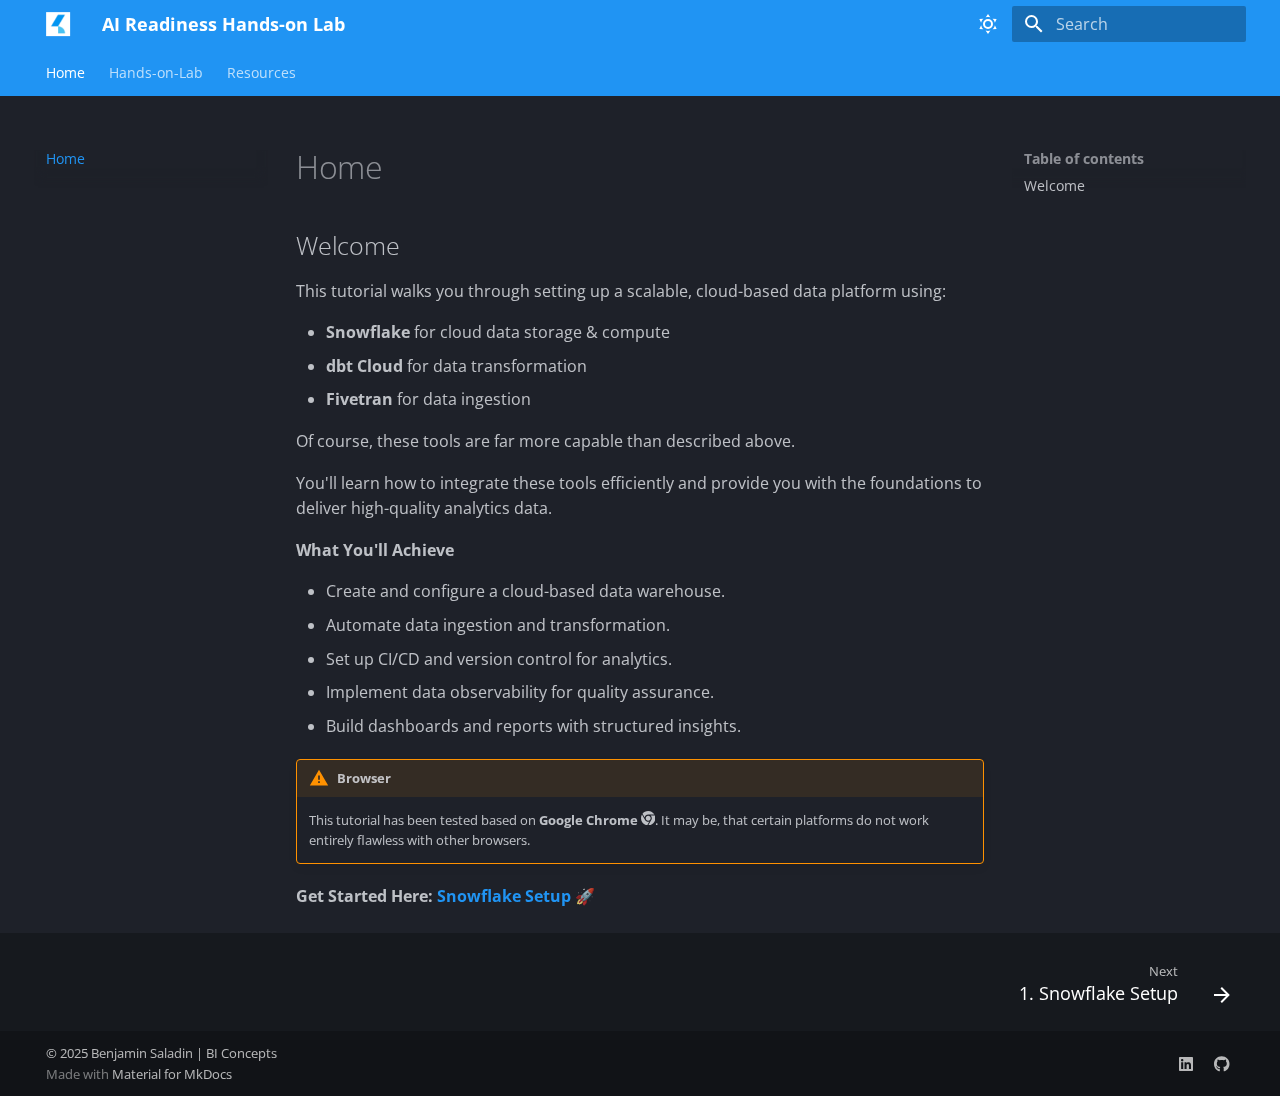
<file: index.html>
<!doctype html>
<html lang="en" class="no-js">
  <head>
    
      <meta charset="utf-8">
      <meta name="viewport" content="width=device-width,initial-scale=1">
      
      
      
        <link rel="canonical" href="https://svc-bi-concepts.github.io/test-mkdocs/">
      
      
      
        <link rel="next" href="snowflake-setup/">
      
      
      <link rel="icon" href="assets/images/favicon.ico">
      <meta name="generator" content="mkdocs-1.6.1, mkdocs-material-9.6.7">
    
    
      
        <title>AI Readiness Hands-on Lab</title>
      
    
    
      <link rel="stylesheet" href="assets/stylesheets/main.8608ea7d.min.css">
      
        
        <link rel="stylesheet" href="assets/stylesheets/palette.06af60db.min.css">
      
      


    
    
      
    
    
      
        
        
        <link rel="preconnect" href="https://fonts.gstatic.com" crossorigin>
        <link rel="stylesheet" href="https://fonts.googleapis.com/css?family=Open+Sans:300,300i,400,400i,700,700i%7CRoboto+Mono:400,400i,700,700i&display=fallback">
        <style>:root{--md-text-font:"Open Sans";--md-code-font:"Roboto Mono"}</style>
      
    
    
      <link rel="stylesheet" href="stylesheets/extra.css">
    
    <script>__md_scope=new URL(".",location),__md_hash=e=>[...e].reduce(((e,_)=>(e<<5)-e+_.charCodeAt(0)),0),__md_get=(e,_=localStorage,t=__md_scope)=>JSON.parse(_.getItem(t.pathname+"."+e)),__md_set=(e,_,t=localStorage,a=__md_scope)=>{try{t.setItem(a.pathname+"."+e,JSON.stringify(_))}catch(e){}}</script>
    
      

    
    
    
  </head>
  
  
    
    
      
    
    
    
    
    <body dir="ltr" data-md-color-scheme="slate" data-md-color-primary="blue" data-md-color-accent="deep-blue">
  
    
    <input class="md-toggle" data-md-toggle="drawer" type="checkbox" id="__drawer" autocomplete="off">
    <input class="md-toggle" data-md-toggle="search" type="checkbox" id="__search" autocomplete="off">
    <label class="md-overlay" for="__drawer"></label>
    <div data-md-component="skip">
      
        
        <a href="#home" class="md-skip">
          Skip to content
        </a>
      
    </div>
    <div data-md-component="announce">
      
    </div>
    
    
      

<header class="md-header" data-md-component="header">
  <nav class="md-header__inner md-grid" aria-label="Header">
    <a href="." title="AI Readiness Hands-on Lab" class="md-header__button md-logo" aria-label="AI Readiness Hands-on Lab" data-md-component="logo">
      
  <img src="assets/images/BI_Concepts_logo_graphic_color.png" alt="logo">

    </a>
    <label class="md-header__button md-icon" for="__drawer">
      
      <svg xmlns="http://www.w3.org/2000/svg" viewBox="0 0 24 24"><path d="M3 6h18v2H3zm0 5h18v2H3zm0 5h18v2H3z"/></svg>
    </label>
    <div class="md-header__title" data-md-component="header-title">
      <div class="md-header__ellipsis">
        <div class="md-header__topic">
          <span class="md-ellipsis">
            AI Readiness Hands-on Lab
          </span>
        </div>
        <div class="md-header__topic" data-md-component="header-topic">
          <span class="md-ellipsis">
            
              Home
            
          </span>
        </div>
      </div>
    </div>
    
      
        <form class="md-header__option" data-md-component="palette">
  
    
    
    
    <input class="md-option" data-md-color-media="" data-md-color-scheme="slate" data-md-color-primary="blue" data-md-color-accent="deep-blue"  aria-label="Dark mode"  type="radio" name="__palette" id="__palette_0">
    
      <label class="md-header__button md-icon" title="Dark mode" for="__palette_1" hidden>
        <svg xmlns="http://www.w3.org/2000/svg" viewBox="0 0 24 24"><path d="M12 7a5 5 0 0 1 5 5 5 5 0 0 1-5 5 5 5 0 0 1-5-5 5 5 0 0 1 5-5m0 2a3 3 0 0 0-3 3 3 3 0 0 0 3 3 3 3 0 0 0 3-3 3 3 0 0 0-3-3m0-7 2.39 3.42C13.65 5.15 12.84 5 12 5s-1.65.15-2.39.42zM3.34 7l4.16-.35A7.2 7.2 0 0 0 5.94 8.5c-.44.74-.69 1.5-.83 2.29zm.02 10 1.76-3.77a7.131 7.131 0 0 0 2.38 4.14zM20.65 7l-1.77 3.79a7.02 7.02 0 0 0-2.38-4.15zm-.01 10-4.14.36c.59-.51 1.12-1.14 1.54-1.86.42-.73.69-1.5.83-2.29zM12 22l-2.41-3.44c.74.27 1.55.44 2.41.44.82 0 1.63-.17 2.37-.44z"/></svg>
      </label>
    
  
    
    
    
    <input class="md-option" data-md-color-media="" data-md-color-scheme="default" data-md-color-primary="blue" data-md-color-accent="deep-orange"  aria-label="Light mode"  type="radio" name="__palette" id="__palette_1">
    
      <label class="md-header__button md-icon" title="Light mode" for="__palette_0" hidden>
        <svg xmlns="http://www.w3.org/2000/svg" viewBox="0 0 24 24"><path d="m17.75 4.09-2.53 1.94.91 3.06-2.63-1.81-2.63 1.81.91-3.06-2.53-1.94L12.44 4l1.06-3 1.06 3zm3.5 6.91-1.64 1.25.59 1.98-1.7-1.17-1.7 1.17.59-1.98L15.75 11l2.06-.05L18.5 9l.69 1.95zm-2.28 4.95c.83-.08 1.72 1.1 1.19 1.85-.32.45-.66.87-1.08 1.27C15.17 23 8.84 23 4.94 19.07c-3.91-3.9-3.91-10.24 0-14.14.4-.4.82-.76 1.27-1.08.75-.53 1.93.36 1.85 1.19-.27 2.86.69 5.83 2.89 8.02a9.96 9.96 0 0 0 8.02 2.89m-1.64 2.02a12.08 12.08 0 0 1-7.8-3.47c-2.17-2.19-3.33-5-3.49-7.82-2.81 3.14-2.7 7.96.31 10.98 3.02 3.01 7.84 3.12 10.98.31"/></svg>
      </label>
    
  
</form>
      
    
    
      <script>var palette=__md_get("__palette");if(palette&&palette.color){if("(prefers-color-scheme)"===palette.color.media){var media=matchMedia("(prefers-color-scheme: light)"),input=document.querySelector(media.matches?"[data-md-color-media='(prefers-color-scheme: light)']":"[data-md-color-media='(prefers-color-scheme: dark)']");palette.color.media=input.getAttribute("data-md-color-media"),palette.color.scheme=input.getAttribute("data-md-color-scheme"),palette.color.primary=input.getAttribute("data-md-color-primary"),palette.color.accent=input.getAttribute("data-md-color-accent")}for(var[key,value]of Object.entries(palette.color))document.body.setAttribute("data-md-color-"+key,value)}</script>
    
    
    
      <label class="md-header__button md-icon" for="__search">
        
        <svg xmlns="http://www.w3.org/2000/svg" viewBox="0 0 24 24"><path d="M9.5 3A6.5 6.5 0 0 1 16 9.5c0 1.61-.59 3.09-1.56 4.23l.27.27h.79l5 5-1.5 1.5-5-5v-.79l-.27-.27A6.52 6.52 0 0 1 9.5 16 6.5 6.5 0 0 1 3 9.5 6.5 6.5 0 0 1 9.5 3m0 2C7 5 5 7 5 9.5S7 14 9.5 14 14 12 14 9.5 12 5 9.5 5"/></svg>
      </label>
      <div class="md-search" data-md-component="search" role="dialog">
  <label class="md-search__overlay" for="__search"></label>
  <div class="md-search__inner" role="search">
    <form class="md-search__form" name="search">
      <input type="text" class="md-search__input" name="query" aria-label="Search" placeholder="Search" autocapitalize="off" autocorrect="off" autocomplete="off" spellcheck="false" data-md-component="search-query" required>
      <label class="md-search__icon md-icon" for="__search">
        
        <svg xmlns="http://www.w3.org/2000/svg" viewBox="0 0 24 24"><path d="M9.5 3A6.5 6.5 0 0 1 16 9.5c0 1.61-.59 3.09-1.56 4.23l.27.27h.79l5 5-1.5 1.5-5-5v-.79l-.27-.27A6.52 6.52 0 0 1 9.5 16 6.5 6.5 0 0 1 3 9.5 6.5 6.5 0 0 1 9.5 3m0 2C7 5 5 7 5 9.5S7 14 9.5 14 14 12 14 9.5 12 5 9.5 5"/></svg>
        
        <svg xmlns="http://www.w3.org/2000/svg" viewBox="0 0 24 24"><path d="M20 11v2H8l5.5 5.5-1.42 1.42L4.16 12l7.92-7.92L13.5 5.5 8 11z"/></svg>
      </label>
      <nav class="md-search__options" aria-label="Search">
        
          <a href="javascript:void(0)" class="md-search__icon md-icon" title="Share" aria-label="Share" data-clipboard data-clipboard-text="" data-md-component="search-share" tabindex="-1">
            
            <svg xmlns="http://www.w3.org/2000/svg" viewBox="0 0 24 24"><path d="M18 16.08c-.76 0-1.44.3-1.96.77L8.91 12.7c.05-.23.09-.46.09-.7s-.04-.47-.09-.7l7.05-4.11c.54.5 1.25.81 2.04.81a3 3 0 0 0 3-3 3 3 0 0 0-3-3 3 3 0 0 0-3 3c0 .24.04.47.09.7L8.04 9.81C7.5 9.31 6.79 9 6 9a3 3 0 0 0-3 3 3 3 0 0 0 3 3c.79 0 1.5-.31 2.04-.81l7.12 4.15c-.05.21-.08.43-.08.66 0 1.61 1.31 2.91 2.92 2.91s2.92-1.3 2.92-2.91A2.92 2.92 0 0 0 18 16.08"/></svg>
          </a>
        
        <button type="reset" class="md-search__icon md-icon" title="Clear" aria-label="Clear" tabindex="-1">
          
          <svg xmlns="http://www.w3.org/2000/svg" viewBox="0 0 24 24"><path d="M19 6.41 17.59 5 12 10.59 6.41 5 5 6.41 10.59 12 5 17.59 6.41 19 12 13.41 17.59 19 19 17.59 13.41 12z"/></svg>
        </button>
      </nav>
      
        <div class="md-search__suggest" data-md-component="search-suggest"></div>
      
    </form>
    <div class="md-search__output">
      <div class="md-search__scrollwrap" tabindex="0" data-md-scrollfix>
        <div class="md-search-result" data-md-component="search-result">
          <div class="md-search-result__meta">
            Initializing search
          </div>
          <ol class="md-search-result__list" role="presentation"></ol>
        </div>
      </div>
    </div>
  </div>
</div>
    
    
  </nav>
  
</header>
    
    <div class="md-container" data-md-component="container">
      
      
        
          
            
<nav class="md-tabs" aria-label="Tabs" data-md-component="tabs">
  <div class="md-grid">
    <ul class="md-tabs__list">
      
        
  
  
    
  
  
    <li class="md-tabs__item md-tabs__item--active">
      <a href="." class="md-tabs__link">
        
  
    
  
  Home

      </a>
    </li>
  

      
        
  
  
  
    
    
      <li class="md-tabs__item">
        <a href="snowflake-setup/" class="md-tabs__link">
          
  
    
  
  Hands-on-Lab

        </a>
      </li>
    
  

      
        
  
  
  
    <li class="md-tabs__item">
      <a href="resources/" class="md-tabs__link">
        
  
    
  
  Resources

      </a>
    </li>
  

      
    </ul>
  </div>
</nav>
          
        
      
      <main class="md-main" data-md-component="main">
        <div class="md-main__inner md-grid">
          
            
              
              <div class="md-sidebar md-sidebar--primary" data-md-component="sidebar" data-md-type="navigation" >
                <div class="md-sidebar__scrollwrap">
                  <div class="md-sidebar__inner">
                    


  


<nav class="md-nav md-nav--primary md-nav--lifted" aria-label="Navigation" data-md-level="0">
  <label class="md-nav__title" for="__drawer">
    <a href="." title="AI Readiness Hands-on Lab" class="md-nav__button md-logo" aria-label="AI Readiness Hands-on Lab" data-md-component="logo">
      
  <img src="assets/images/BI_Concepts_logo_graphic_color.png" alt="logo">

    </a>
    AI Readiness Hands-on Lab
  </label>
  
  <ul class="md-nav__list" data-md-scrollfix>
    
      
      
  
  
    
  
  
  
    <li class="md-nav__item md-nav__item--active">
      
      <input class="md-nav__toggle md-toggle" type="checkbox" id="__toc">
      
      
        
      
      
        <label class="md-nav__link md-nav__link--active" for="__toc">
          
  
  <span class="md-ellipsis">
    Home
    
  </span>
  

          <span class="md-nav__icon md-icon"></span>
        </label>
      
      <a href="." class="md-nav__link md-nav__link--active">
        
  
  <span class="md-ellipsis">
    Home
    
  </span>
  

      </a>
      
        

<nav class="md-nav md-nav--secondary" aria-label="Table of contents">
  
  
  
    
  
  
    <label class="md-nav__title" for="__toc">
      <span class="md-nav__icon md-icon"></span>
      Table of contents
    </label>
    <ul class="md-nav__list" data-md-component="toc" data-md-scrollfix>
      
        <li class="md-nav__item">
  <a href="#welcome" class="md-nav__link">
    <span class="md-ellipsis">
      Welcome
    </span>
  </a>
  
</li>
      
    </ul>
  
</nav>
      
    </li>
  

    
      
      
  
  
  
  
    
    
      
        
      
        
      
        
      
        
      
        
      
        
      
        
      
    
    
      
      
        
      
    
    
    <li class="md-nav__item md-nav__item--nested">
      
        
        
        <input class="md-nav__toggle md-toggle " type="checkbox" id="__nav_2" >
        
          
          <label class="md-nav__link" for="__nav_2" id="__nav_2_label" tabindex="0">
            
  
  <span class="md-ellipsis">
    Hands-on-Lab
    
  </span>
  

            <span class="md-nav__icon md-icon"></span>
          </label>
        
        <nav class="md-nav" data-md-level="1" aria-labelledby="__nav_2_label" aria-expanded="false">
          <label class="md-nav__title" for="__nav_2">
            <span class="md-nav__icon md-icon"></span>
            Hands-on-Lab
          </label>
          <ul class="md-nav__list" data-md-scrollfix>
            
              
                
  
  
  
  
    <li class="md-nav__item">
      <a href="snowflake-setup/" class="md-nav__link">
        
  
  <span class="md-ellipsis">
    1. Snowflake Setup
    
  </span>
  

      </a>
    </li>
  

              
            
              
                
  
  
  
  
    <li class="md-nav__item">
      <a href="dbt-setup/" class="md-nav__link">
        
  
  <span class="md-ellipsis">
    2. dbt Cloud Setup
    
  </span>
  

      </a>
    </li>
  

              
            
              
                
  
  
  
  
    <li class="md-nav__item">
      <a href="fivetran-setup/" class="md-nav__link">
        
  
  <span class="md-ellipsis">
    3. Fivetran Setup
    
  </span>
  

      </a>
    </li>
  

              
            
              
                
  
  
  
  
    <li class="md-nav__item">
      <a href="dbt-transformation/" class="md-nav__link">
        
  
  <span class="md-ellipsis">
    4. Data Transformation with dbt
    
  </span>
  

      </a>
    </li>
  

              
            
              
                
  
  
  
  
    <li class="md-nav__item">
      <a href="data-quality/" class="md-nav__link">
        
  
  <span class="md-ellipsis">
    5. Data Quality & Testing
    
  </span>
  

      </a>
    </li>
  

              
            
              
                
  
  
  
  
    <li class="md-nav__item">
      <a href="dbt-deployment/" class="md-nav__link">
        
  
  <span class="md-ellipsis">
    6. Documentation & Deployment
    
  </span>
  

      </a>
    </li>
  

              
            
              
                
  
  
  
  
    <li class="md-nav__item">
      <a href="data-visualization/" class="md-nav__link">
        
  
  <span class="md-ellipsis">
    7. Data Visualization
    
  </span>
  

      </a>
    </li>
  

              
            
          </ul>
        </nav>
      
    </li>
  

    
      
      
  
  
  
  
    <li class="md-nav__item">
      <a href="resources/" class="md-nav__link">
        
  
  <span class="md-ellipsis">
    Resources
    
  </span>
  

      </a>
    </li>
  

    
  </ul>
</nav>
                  </div>
                </div>
              </div>
            
            
              
              <div class="md-sidebar md-sidebar--secondary" data-md-component="sidebar" data-md-type="toc" >
                <div class="md-sidebar__scrollwrap">
                  <div class="md-sidebar__inner">
                    

<nav class="md-nav md-nav--secondary" aria-label="Table of contents">
  
  
  
    
  
  
    <label class="md-nav__title" for="__toc">
      <span class="md-nav__icon md-icon"></span>
      Table of contents
    </label>
    <ul class="md-nav__list" data-md-component="toc" data-md-scrollfix>
      
        <li class="md-nav__item">
  <a href="#welcome" class="md-nav__link">
    <span class="md-ellipsis">
      Welcome
    </span>
  </a>
  
</li>
      
    </ul>
  
</nav>
                  </div>
                </div>
              </div>
            
          
          
            <div class="md-content" data-md-component="content">
              <article class="md-content__inner md-typeset">
                
                  



<h1 id="home">Home</h1>
<h2 id="welcome">Welcome</h2>
<p>This tutorial walks you through setting up a scalable, cloud-based data platform using:</p>
<ul>
<li><strong>Snowflake</strong> for cloud data storage &amp; compute</li>
<li><strong>dbt Cloud</strong> for data transformation</li>
<li><strong>Fivetran</strong> for data ingestion</li>
</ul>
<p>Of course, these tools are far more capable than described above.</p>
<p>You'll learn how to integrate these tools efficiently and provide you with the foundations to deliver high-quality analytics data.</p>
<p><strong>What You'll Achieve</strong></p>
<ul>
<li>Create and configure a cloud-based data warehouse.</li>
<li>Automate data ingestion and transformation.</li>
<li>Set up CI/CD and version control for analytics.</li>
<li>Implement data observability for quality assurance.</li>
<li>Build dashboards and reports with structured insights.</li>
</ul>
<div class="admonition warning">
<p class="admonition-title">Browser </p>
<p>This tutorial has been tested based on <strong>Google Chrome</strong> <span class="twemoji"><svg xmlns="http://www.w3.org/2000/svg" viewBox="0 0 512 512"><!--! Font Awesome Free 6.7.2 by @fontawesome - https://fontawesome.com License - https://fontawesome.com/license/free (Icons: CC BY 4.0, Fonts: SIL OFL 1.1, Code: MIT License) Copyright 2024 Fonticons, Inc.--><path d="M0 256c0-46.6 12.47-90.4 34.27-128.9L144.1 318.3C166 357.5 207.9 384 256 384c14.3 0 27.1-2.3 40.8-6.6l-76.3 132.2C95.9 492.3 0 385.3 0 256m365.1 65.6c12.3-19.2 18.9-42.5 18.9-65.6 0-38.2-16.8-72.5-43.3-96h152.7c12 29.6 18.6 62.1 18.6 96 0 141.4-114.6 255.1-256 256zM477.8 128H256c-62.9 0-113.7 44.1-125.5 102.7L54.19 98.47C101 38.53 174 0 256 0c94.8 0 177.5 51.48 221.8 128M168 256c0-48.6 39.4-88 88-88s88 39.4 88 88-39.4 88-88 88-88-39.4-88-88"/></svg></span>. It may be, that certain platforms do not work entirely flawless with other browsers.</p>
</div>
<p><strong>Get Started Here: <a href="snowflake-setup/">Snowflake Setup</a></strong> 🚀</p>












                
              </article>
            </div>
          
          
<script>var target=document.getElementById(location.hash.slice(1));target&&target.name&&(target.checked=target.name.startsWith("__tabbed_"))</script>
        </div>
        
          <button type="button" class="md-top md-icon" data-md-component="top" hidden>
  
  <svg xmlns="http://www.w3.org/2000/svg" viewBox="0 0 24 24"><path d="M13 20h-2V8l-5.5 5.5-1.42-1.42L12 4.16l7.92 7.92-1.42 1.42L13 8z"/></svg>
  Back to top
</button>
        
      </main>
      
        <footer class="md-footer">
  
    
      
      <nav class="md-footer__inner md-grid" aria-label="Footer" >
        
        
          
          <a href="snowflake-setup/" class="md-footer__link md-footer__link--next" aria-label="Next: 1. Snowflake Setup">
            <div class="md-footer__title">
              <span class="md-footer__direction">
                Next
              </span>
              <div class="md-ellipsis">
                1. Snowflake Setup
              </div>
            </div>
            <div class="md-footer__button md-icon">
              
              <svg xmlns="http://www.w3.org/2000/svg" viewBox="0 0 24 24"><path d="M4 11v2h12l-5.5 5.5 1.42 1.42L19.84 12l-7.92-7.92L10.5 5.5 16 11z"/></svg>
            </div>
          </a>
        
      </nav>
    
  
  <div class="md-footer-meta md-typeset">
    <div class="md-footer-meta__inner md-grid">
      <div class="md-copyright">
  
    <div class="md-copyright__highlight">
      &copy; 2025 <a href="https://www.bi-concepts.ch/team/benjamin-saladin"  target="_blank" rel="noopener">Benjamin Saladin</a> | <a href="https://www.bi-concepts.ch"  target="_blank" rel="noopener">BI Concepts</a>

    </div>
  
  
    Made with
    <a href="https://squidfunk.github.io/mkdocs-material/" target="_blank" rel="noopener">
      Material for MkDocs
    </a>
  
</div>
      
        <div class="md-social">
  
    
    
    
    
      
      
    
    <a href="https://www.linkedin.com/in/benjamin-saladin" target="_blank" rel="noopener" title="www.linkedin.com" class="md-social__link">
      <svg xmlns="http://www.w3.org/2000/svg" viewBox="0 0 448 512"><!--! Font Awesome Free 6.7.2 by @fontawesome - https://fontawesome.com License - https://fontawesome.com/license/free (Icons: CC BY 4.0, Fonts: SIL OFL 1.1, Code: MIT License) Copyright 2024 Fonticons, Inc.--><path d="M416 32H31.9C14.3 32 0 46.5 0 64.3v383.4C0 465.5 14.3 480 31.9 480H416c17.6 0 32-14.5 32-32.3V64.3c0-17.8-14.4-32.3-32-32.3M135.4 416H69V202.2h66.5V416zm-33.2-243c-21.3 0-38.5-17.3-38.5-38.5S80.9 96 102.2 96c21.2 0 38.5 17.3 38.5 38.5 0 21.3-17.2 38.5-38.5 38.5m282.1 243h-66.4V312c0-24.8-.5-56.7-34.5-56.7-34.6 0-39.9 27-39.9 54.9V416h-66.4V202.2h63.7v29.2h.9c8.9-16.8 30.6-34.5 62.9-34.5 67.2 0 79.7 44.3 79.7 101.9z"/></svg>
    </a>
  
    
    
    
    
      
      
    
    <a href="https://github.com/svc-bi-concepts" target="_blank" rel="noopener" title="github.com" class="md-social__link">
      <svg xmlns="http://www.w3.org/2000/svg" viewBox="0 0 496 512"><!--! Font Awesome Free 6.7.2 by @fontawesome - https://fontawesome.com License - https://fontawesome.com/license/free (Icons: CC BY 4.0, Fonts: SIL OFL 1.1, Code: MIT License) Copyright 2024 Fonticons, Inc.--><path d="M165.9 397.4c0 2-2.3 3.6-5.2 3.6-3.3.3-5.6-1.3-5.6-3.6 0-2 2.3-3.6 5.2-3.6 3-.3 5.6 1.3 5.6 3.6m-31.1-4.5c-.7 2 1.3 4.3 4.3 4.9 2.6 1 5.6 0 6.2-2s-1.3-4.3-4.3-5.2c-2.6-.7-5.5.3-6.2 2.3m44.2-1.7c-2.9.7-4.9 2.6-4.6 4.9.3 2 2.9 3.3 5.9 2.6 2.9-.7 4.9-2.6 4.6-4.6-.3-1.9-3-3.2-5.9-2.9M244.8 8C106.1 8 0 113.3 0 252c0 110.9 69.8 205.8 169.5 239.2 12.8 2.3 17.3-5.6 17.3-12.1 0-6.2-.3-40.4-.3-61.4 0 0-70 15-84.7-29.8 0 0-11.4-29.1-27.8-36.6 0 0-22.9-15.7 1.6-15.4 0 0 24.9 2 38.6 25.8 21.9 38.6 58.6 27.5 72.9 20.9 2.3-16 8.8-27.1 16-33.7-55.9-6.2-112.3-14.3-112.3-110.5 0-27.5 7.6-41.3 23.6-58.9-2.6-6.5-11.1-33.3 2.6-67.9 20.9-6.5 69 27 69 27 20-5.6 41.5-8.5 62.8-8.5s42.8 2.9 62.8 8.5c0 0 48.1-33.6 69-27 13.7 34.7 5.2 61.4 2.6 67.9 16 17.7 25.8 31.5 25.8 58.9 0 96.5-58.9 104.2-114.8 110.5 9.2 7.9 17 22.9 17 46.4 0 33.7-.3 75.4-.3 83.6 0 6.5 4.6 14.4 17.3 12.1C428.2 457.8 496 362.9 496 252 496 113.3 383.5 8 244.8 8M97.2 352.9c-1.3 1-1 3.3.7 5.2 1.6 1.6 3.9 2.3 5.2 1 1.3-1 1-3.3-.7-5.2-1.6-1.6-3.9-2.3-5.2-1m-10.8-8.1c-.7 1.3.3 2.9 2.3 3.9 1.6 1 3.6.7 4.3-.7.7-1.3-.3-2.9-2.3-3.9-2-.6-3.6-.3-4.3.7m32.4 35.6c-1.6 1.3-1 4.3 1.3 6.2 2.3 2.3 5.2 2.6 6.5 1 1.3-1.3.7-4.3-1.3-6.2-2.2-2.3-5.2-2.6-6.5-1m-11.4-14.7c-1.6 1-1.6 3.6 0 5.9s4.3 3.3 5.6 2.3c1.6-1.3 1.6-3.9 0-6.2-1.4-2.3-4-3.3-5.6-2"/></svg>
    </a>
  
</div>
      
    </div>
  </div>
</footer>
      
    </div>
    <div class="md-dialog" data-md-component="dialog">
      <div class="md-dialog__inner md-typeset"></div>
    </div>
    
    
    <script id="__config" type="application/json">{"base": ".", "features": ["content.action.edit", "content.action.view", "content.code.annotate", "content.code.copy", "content.tooltips", "navigation.tabs", "navigation.sections", "navigation.footer", "navigation.indexes", "navigation.top", "navigation.tracking", "search.highlight", "search.share", "search.suggest", "toc.follow"], "search": "assets/javascripts/workers/search.f8cc74c7.min.js", "translations": {"clipboard.copied": "Copied to clipboard", "clipboard.copy": "Copy to clipboard", "search.result.more.one": "1 more on this page", "search.result.more.other": "# more on this page", "search.result.none": "No matching documents", "search.result.one": "1 matching document", "search.result.other": "# matching documents", "search.result.placeholder": "Type to start searching", "search.result.term.missing": "Missing", "select.version": "Select version"}}</script>
    
    
      <script src="assets/javascripts/bundle.c8b220af.min.js"></script>
      
    
  </body>
</html>
</file>
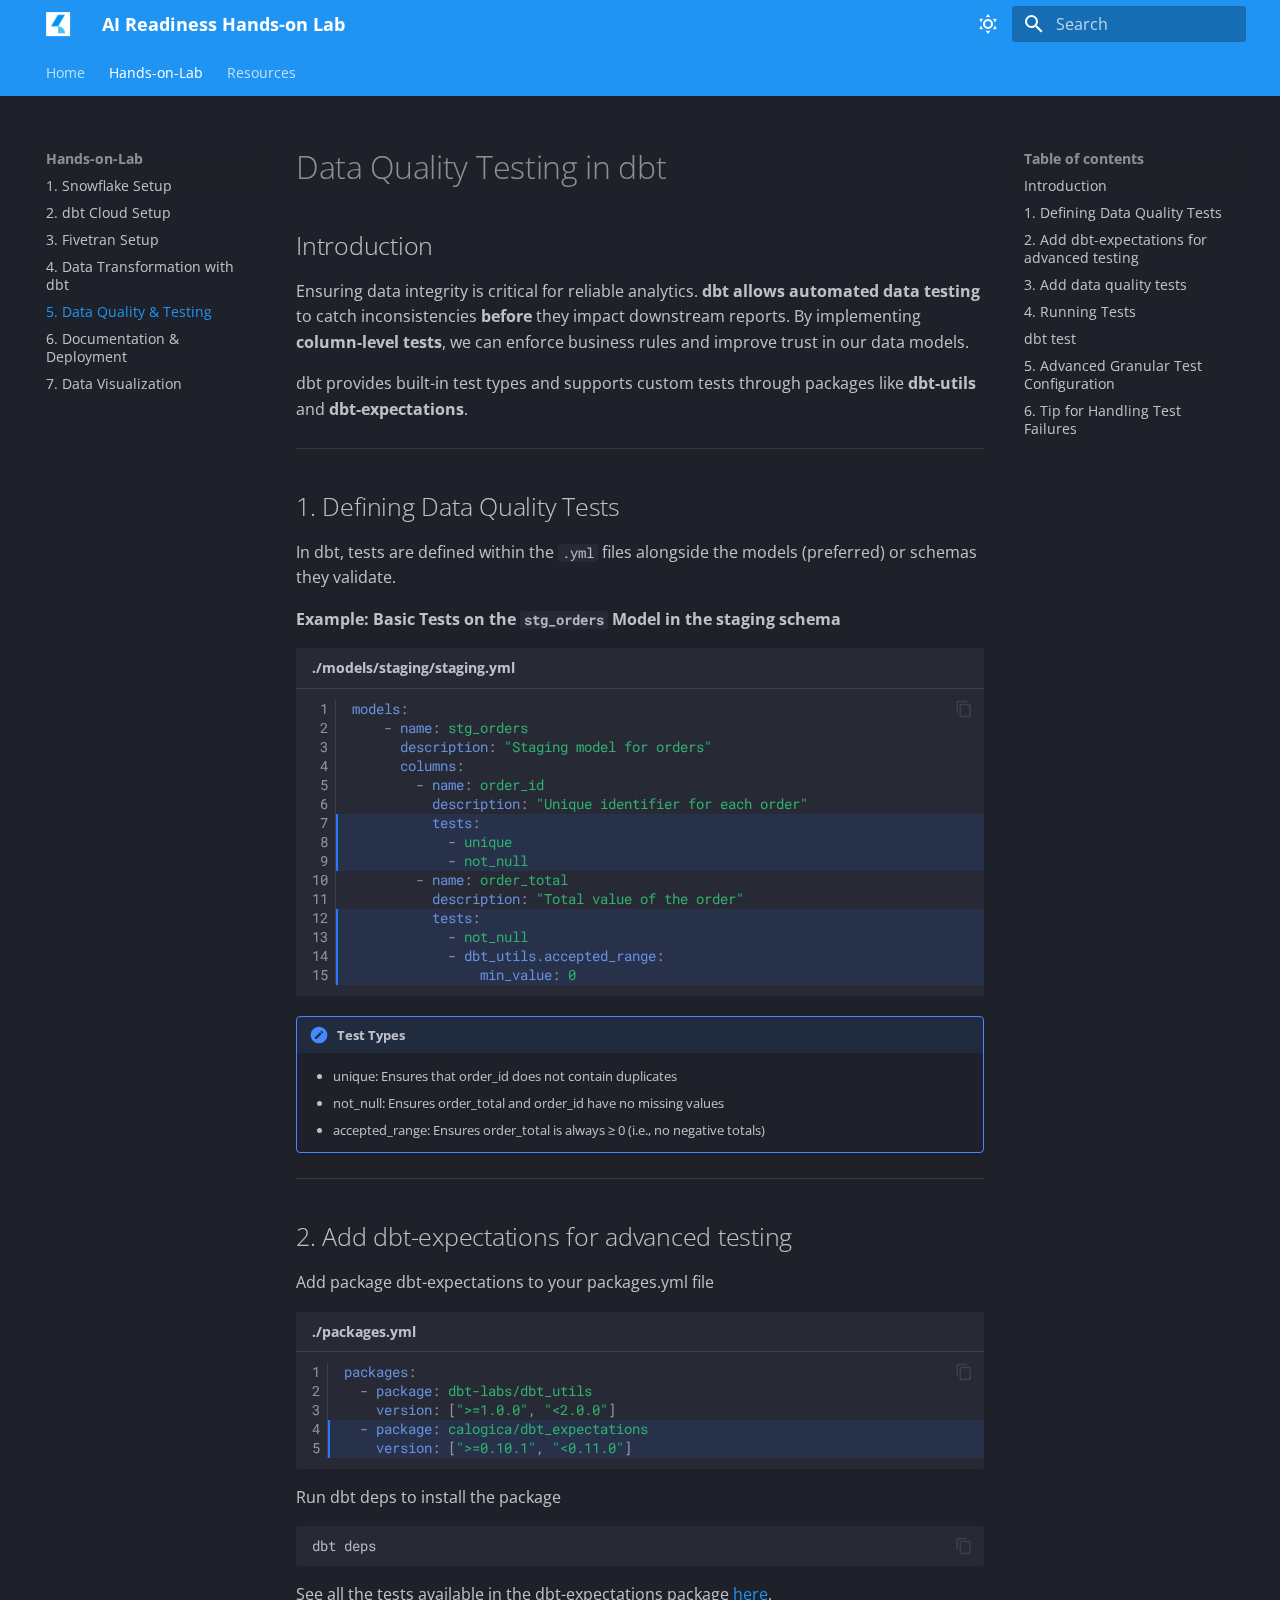
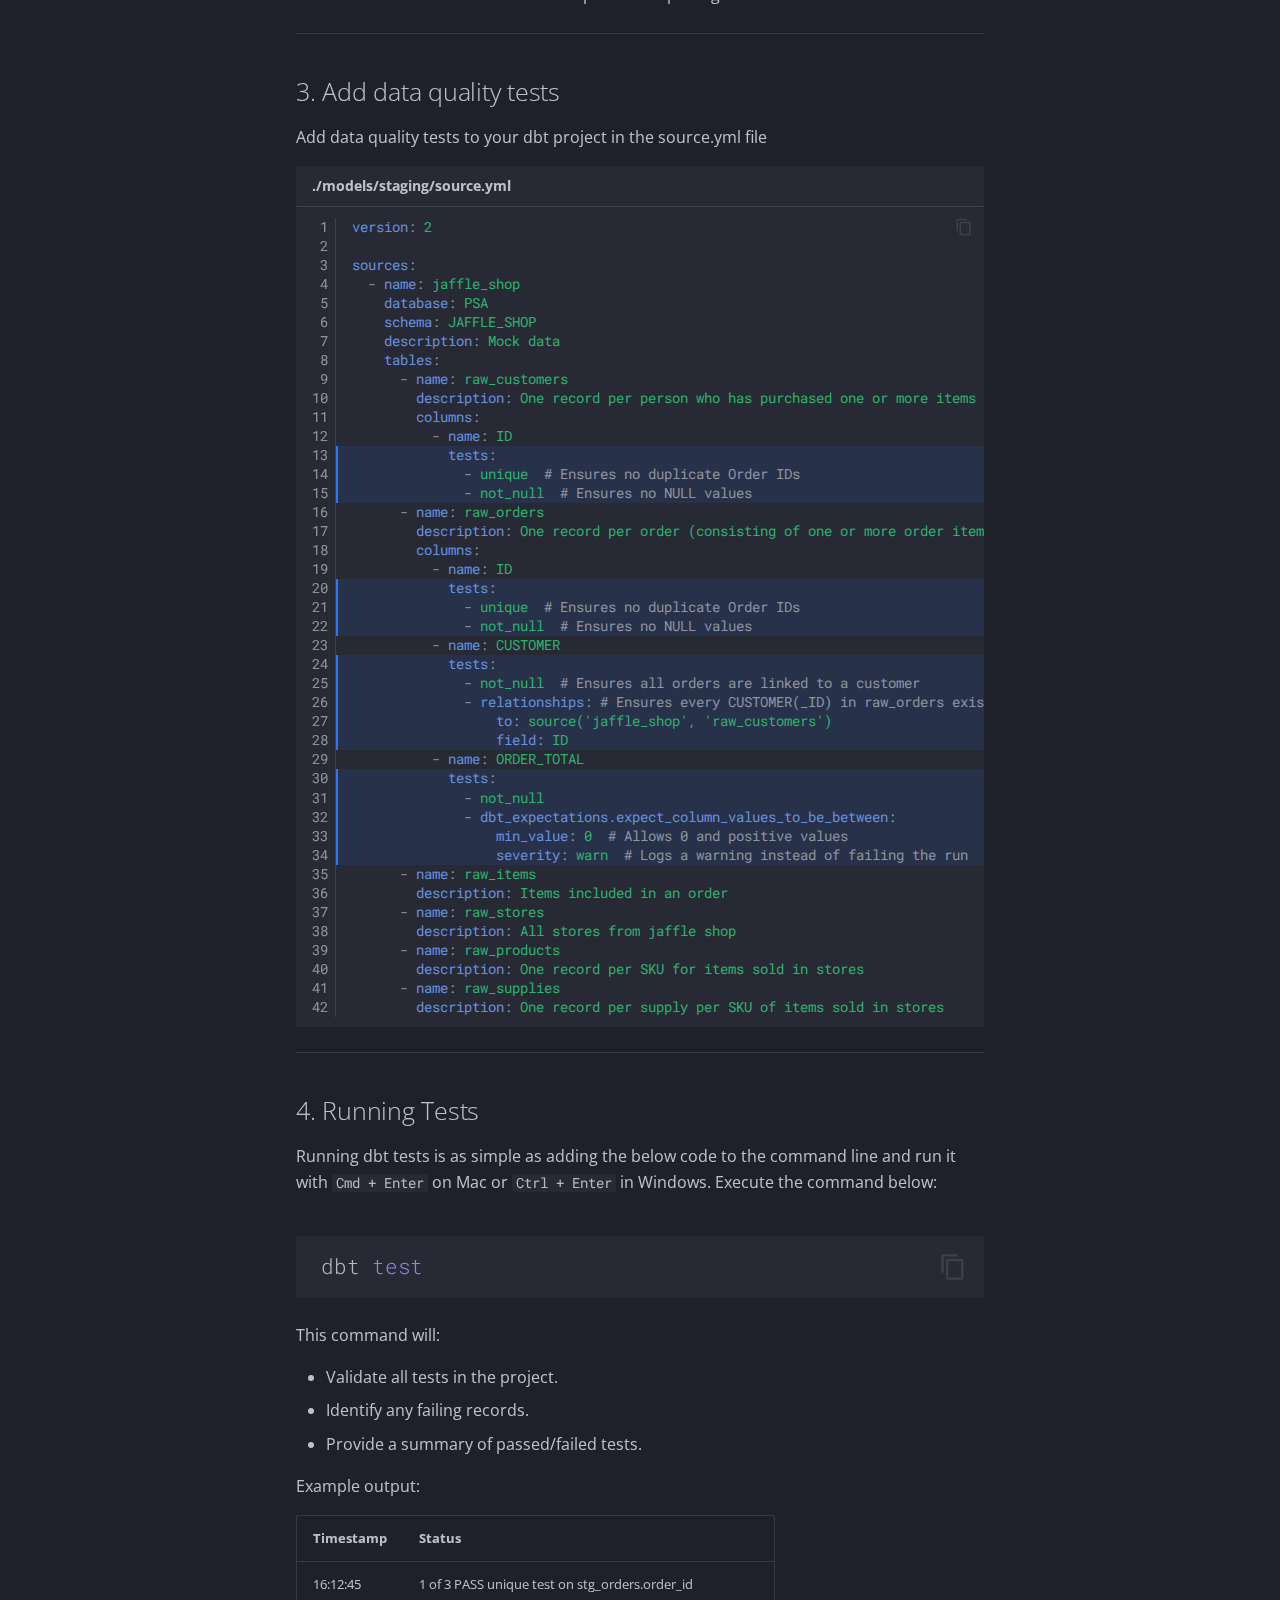
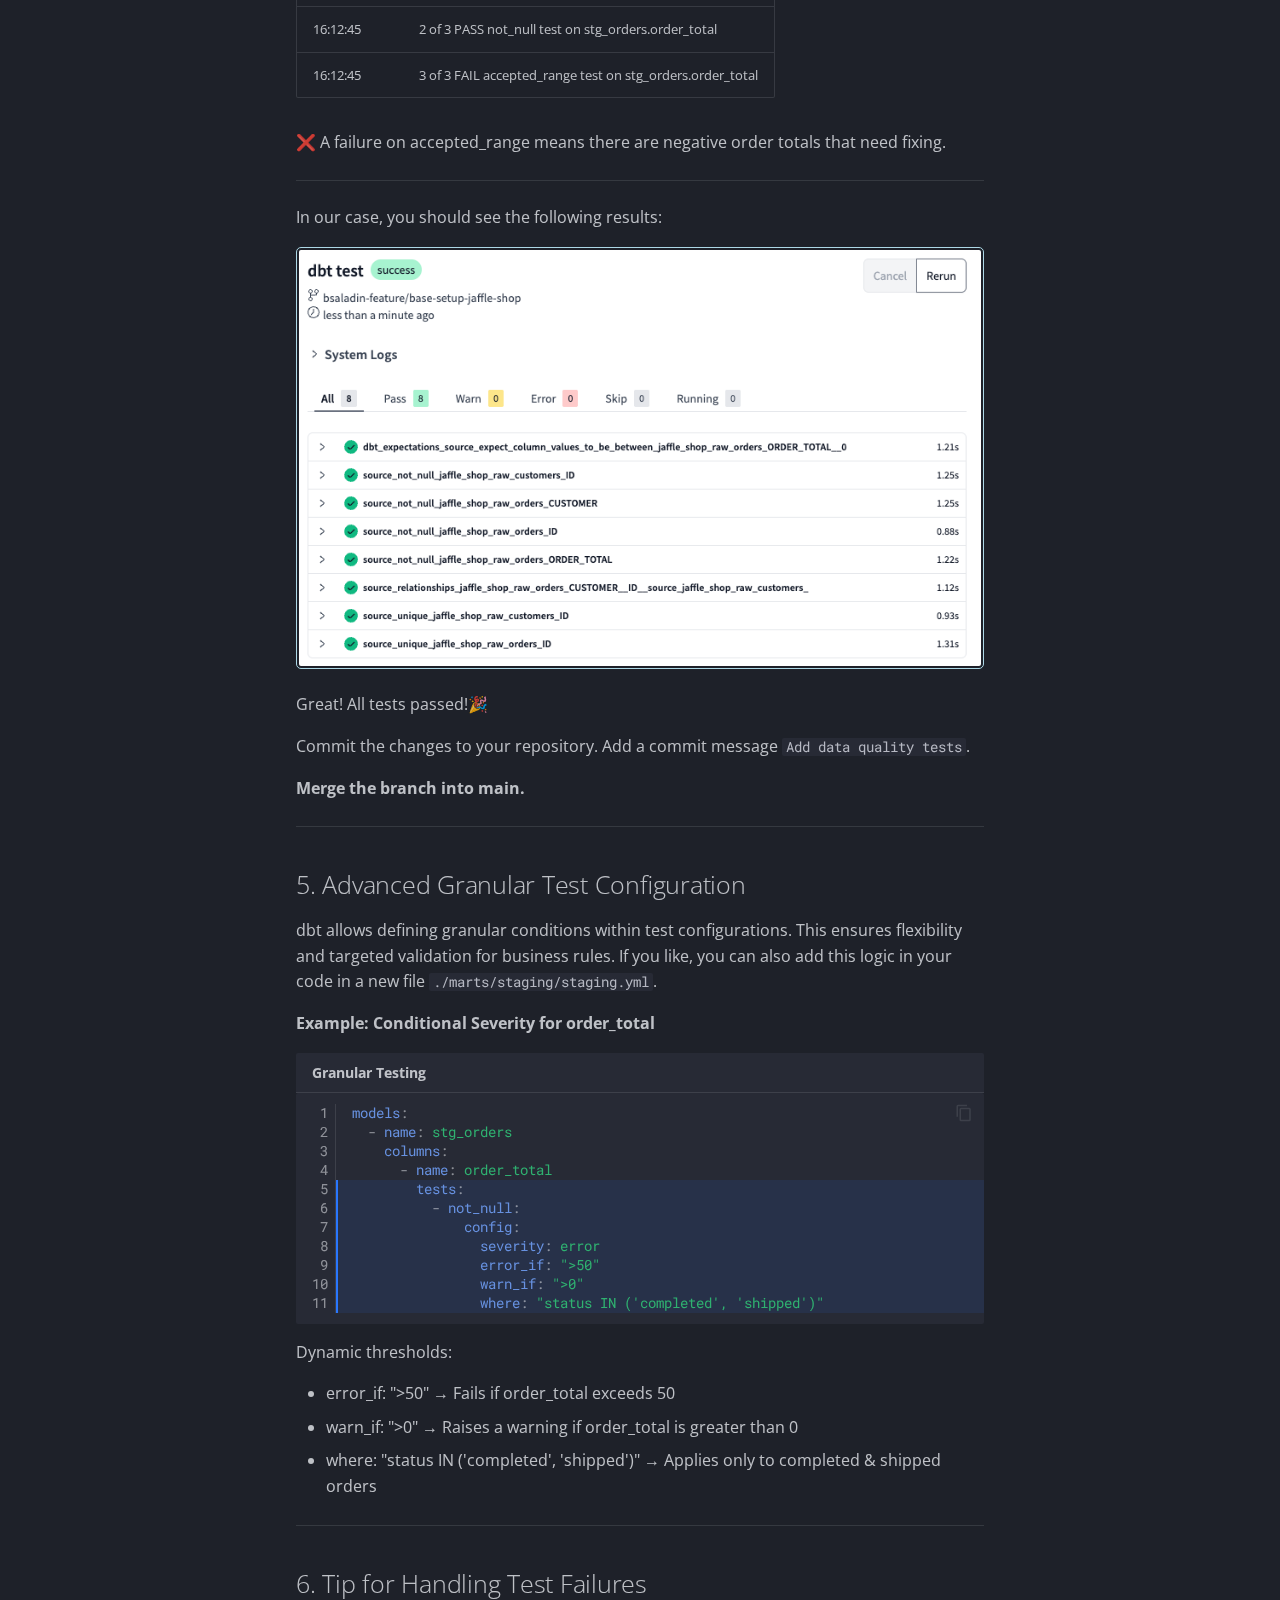
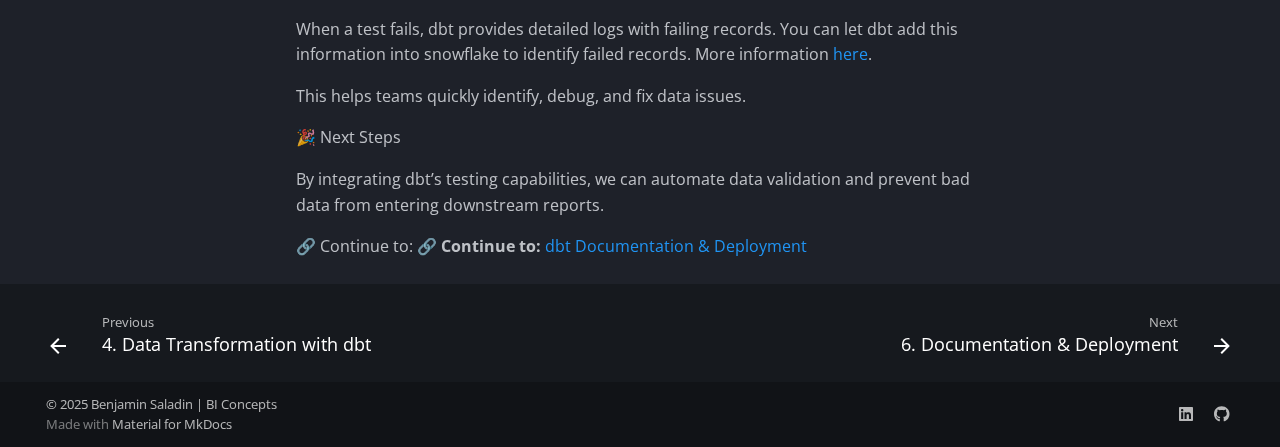
<file: data-quality/index.html>
<!doctype html>
<html lang="en" class="no-js">
  <head>
    
      <meta charset="utf-8">
      <meta name="viewport" content="width=device-width,initial-scale=1">
      
      
      
        <link rel="canonical" href="https://svc-bi-concepts.github.io/test-mkdocs/data-quality/">
      
      
        <link rel="prev" href="../dbt-transformation/">
      
      
        <link rel="next" href="../dbt-deployment/">
      
      
      <link rel="icon" href="../assets/images/favicon.ico">
      <meta name="generator" content="mkdocs-1.6.1, mkdocs-material-9.6.7">
    
    
      
        <title>5. Data Quality & Testing - AI Readiness Hands-on Lab</title>
      
    
    
      <link rel="stylesheet" href="../assets/stylesheets/main.8608ea7d.min.css">
      
        
        <link rel="stylesheet" href="../assets/stylesheets/palette.06af60db.min.css">
      
      


    
    
      
    
    
      
        
        
        <link rel="preconnect" href="https://fonts.gstatic.com" crossorigin>
        <link rel="stylesheet" href="https://fonts.googleapis.com/css?family=Open+Sans:300,300i,400,400i,700,700i%7CRoboto+Mono:400,400i,700,700i&display=fallback">
        <style>:root{--md-text-font:"Open Sans";--md-code-font:"Roboto Mono"}</style>
      
    
    
      <link rel="stylesheet" href="../stylesheets/extra.css">
    
    <script>__md_scope=new URL("..",location),__md_hash=e=>[...e].reduce(((e,_)=>(e<<5)-e+_.charCodeAt(0)),0),__md_get=(e,_=localStorage,t=__md_scope)=>JSON.parse(_.getItem(t.pathname+"."+e)),__md_set=(e,_,t=localStorage,a=__md_scope)=>{try{t.setItem(a.pathname+"."+e,JSON.stringify(_))}catch(e){}}</script>
    
      

    
    
    
  </head>
  
  
    
    
      
    
    
    
    
    <body dir="ltr" data-md-color-scheme="slate" data-md-color-primary="blue" data-md-color-accent="deep-blue">
  
    
    <input class="md-toggle" data-md-toggle="drawer" type="checkbox" id="__drawer" autocomplete="off">
    <input class="md-toggle" data-md-toggle="search" type="checkbox" id="__search" autocomplete="off">
    <label class="md-overlay" for="__drawer"></label>
    <div data-md-component="skip">
      
        
        <a href="#data-quality-testing-in-dbt" class="md-skip">
          Skip to content
        </a>
      
    </div>
    <div data-md-component="announce">
      
    </div>
    
    
      

<header class="md-header" data-md-component="header">
  <nav class="md-header__inner md-grid" aria-label="Header">
    <a href=".." title="AI Readiness Hands-on Lab" class="md-header__button md-logo" aria-label="AI Readiness Hands-on Lab" data-md-component="logo">
      
  <img src="../assets/images/BI_Concepts_logo_graphic_color.png" alt="logo">

    </a>
    <label class="md-header__button md-icon" for="__drawer">
      
      <svg xmlns="http://www.w3.org/2000/svg" viewBox="0 0 24 24"><path d="M3 6h18v2H3zm0 5h18v2H3zm0 5h18v2H3z"/></svg>
    </label>
    <div class="md-header__title" data-md-component="header-title">
      <div class="md-header__ellipsis">
        <div class="md-header__topic">
          <span class="md-ellipsis">
            AI Readiness Hands-on Lab
          </span>
        </div>
        <div class="md-header__topic" data-md-component="header-topic">
          <span class="md-ellipsis">
            
              5. Data Quality & Testing
            
          </span>
        </div>
      </div>
    </div>
    
      
        <form class="md-header__option" data-md-component="palette">
  
    
    
    
    <input class="md-option" data-md-color-media="" data-md-color-scheme="slate" data-md-color-primary="blue" data-md-color-accent="deep-blue"  aria-label="Dark mode"  type="radio" name="__palette" id="__palette_0">
    
      <label class="md-header__button md-icon" title="Dark mode" for="__palette_1" hidden>
        <svg xmlns="http://www.w3.org/2000/svg" viewBox="0 0 24 24"><path d="M12 7a5 5 0 0 1 5 5 5 5 0 0 1-5 5 5 5 0 0 1-5-5 5 5 0 0 1 5-5m0 2a3 3 0 0 0-3 3 3 3 0 0 0 3 3 3 3 0 0 0 3-3 3 3 0 0 0-3-3m0-7 2.39 3.42C13.65 5.15 12.84 5 12 5s-1.65.15-2.39.42zM3.34 7l4.16-.35A7.2 7.2 0 0 0 5.94 8.5c-.44.74-.69 1.5-.83 2.29zm.02 10 1.76-3.77a7.131 7.131 0 0 0 2.38 4.14zM20.65 7l-1.77 3.79a7.02 7.02 0 0 0-2.38-4.15zm-.01 10-4.14.36c.59-.51 1.12-1.14 1.54-1.86.42-.73.69-1.5.83-2.29zM12 22l-2.41-3.44c.74.27 1.55.44 2.41.44.82 0 1.63-.17 2.37-.44z"/></svg>
      </label>
    
  
    
    
    
    <input class="md-option" data-md-color-media="" data-md-color-scheme="default" data-md-color-primary="blue" data-md-color-accent="deep-orange"  aria-label="Light mode"  type="radio" name="__palette" id="__palette_1">
    
      <label class="md-header__button md-icon" title="Light mode" for="__palette_0" hidden>
        <svg xmlns="http://www.w3.org/2000/svg" viewBox="0 0 24 24"><path d="m17.75 4.09-2.53 1.94.91 3.06-2.63-1.81-2.63 1.81.91-3.06-2.53-1.94L12.44 4l1.06-3 1.06 3zm3.5 6.91-1.64 1.25.59 1.98-1.7-1.17-1.7 1.17.59-1.98L15.75 11l2.06-.05L18.5 9l.69 1.95zm-2.28 4.95c.83-.08 1.72 1.1 1.19 1.85-.32.45-.66.87-1.08 1.27C15.17 23 8.84 23 4.94 19.07c-3.91-3.9-3.91-10.24 0-14.14.4-.4.82-.76 1.27-1.08.75-.53 1.93.36 1.85 1.19-.27 2.86.69 5.83 2.89 8.02a9.96 9.96 0 0 0 8.02 2.89m-1.64 2.02a12.08 12.08 0 0 1-7.8-3.47c-2.17-2.19-3.33-5-3.49-7.82-2.81 3.14-2.7 7.96.31 10.98 3.02 3.01 7.84 3.12 10.98.31"/></svg>
      </label>
    
  
</form>
      
    
    
      <script>var palette=__md_get("__palette");if(palette&&palette.color){if("(prefers-color-scheme)"===palette.color.media){var media=matchMedia("(prefers-color-scheme: light)"),input=document.querySelector(media.matches?"[data-md-color-media='(prefers-color-scheme: light)']":"[data-md-color-media='(prefers-color-scheme: dark)']");palette.color.media=input.getAttribute("data-md-color-media"),palette.color.scheme=input.getAttribute("data-md-color-scheme"),palette.color.primary=input.getAttribute("data-md-color-primary"),palette.color.accent=input.getAttribute("data-md-color-accent")}for(var[key,value]of Object.entries(palette.color))document.body.setAttribute("data-md-color-"+key,value)}</script>
    
    
    
      <label class="md-header__button md-icon" for="__search">
        
        <svg xmlns="http://www.w3.org/2000/svg" viewBox="0 0 24 24"><path d="M9.5 3A6.5 6.5 0 0 1 16 9.5c0 1.61-.59 3.09-1.56 4.23l.27.27h.79l5 5-1.5 1.5-5-5v-.79l-.27-.27A6.52 6.52 0 0 1 9.5 16 6.5 6.5 0 0 1 3 9.5 6.5 6.5 0 0 1 9.5 3m0 2C7 5 5 7 5 9.5S7 14 9.5 14 14 12 14 9.5 12 5 9.5 5"/></svg>
      </label>
      <div class="md-search" data-md-component="search" role="dialog">
  <label class="md-search__overlay" for="__search"></label>
  <div class="md-search__inner" role="search">
    <form class="md-search__form" name="search">
      <input type="text" class="md-search__input" name="query" aria-label="Search" placeholder="Search" autocapitalize="off" autocorrect="off" autocomplete="off" spellcheck="false" data-md-component="search-query" required>
      <label class="md-search__icon md-icon" for="__search">
        
        <svg xmlns="http://www.w3.org/2000/svg" viewBox="0 0 24 24"><path d="M9.5 3A6.5 6.5 0 0 1 16 9.5c0 1.61-.59 3.09-1.56 4.23l.27.27h.79l5 5-1.5 1.5-5-5v-.79l-.27-.27A6.52 6.52 0 0 1 9.5 16 6.5 6.5 0 0 1 3 9.5 6.5 6.5 0 0 1 9.5 3m0 2C7 5 5 7 5 9.5S7 14 9.5 14 14 12 14 9.5 12 5 9.5 5"/></svg>
        
        <svg xmlns="http://www.w3.org/2000/svg" viewBox="0 0 24 24"><path d="M20 11v2H8l5.5 5.5-1.42 1.42L4.16 12l7.92-7.92L13.5 5.5 8 11z"/></svg>
      </label>
      <nav class="md-search__options" aria-label="Search">
        
          <a href="javascript:void(0)" class="md-search__icon md-icon" title="Share" aria-label="Share" data-clipboard data-clipboard-text="" data-md-component="search-share" tabindex="-1">
            
            <svg xmlns="http://www.w3.org/2000/svg" viewBox="0 0 24 24"><path d="M18 16.08c-.76 0-1.44.3-1.96.77L8.91 12.7c.05-.23.09-.46.09-.7s-.04-.47-.09-.7l7.05-4.11c.54.5 1.25.81 2.04.81a3 3 0 0 0 3-3 3 3 0 0 0-3-3 3 3 0 0 0-3 3c0 .24.04.47.09.7L8.04 9.81C7.5 9.31 6.79 9 6 9a3 3 0 0 0-3 3 3 3 0 0 0 3 3c.79 0 1.5-.31 2.04-.81l7.12 4.15c-.05.21-.08.43-.08.66 0 1.61 1.31 2.91 2.92 2.91s2.92-1.3 2.92-2.91A2.92 2.92 0 0 0 18 16.08"/></svg>
          </a>
        
        <button type="reset" class="md-search__icon md-icon" title="Clear" aria-label="Clear" tabindex="-1">
          
          <svg xmlns="http://www.w3.org/2000/svg" viewBox="0 0 24 24"><path d="M19 6.41 17.59 5 12 10.59 6.41 5 5 6.41 10.59 12 5 17.59 6.41 19 12 13.41 17.59 19 19 17.59 13.41 12z"/></svg>
        </button>
      </nav>
      
        <div class="md-search__suggest" data-md-component="search-suggest"></div>
      
    </form>
    <div class="md-search__output">
      <div class="md-search__scrollwrap" tabindex="0" data-md-scrollfix>
        <div class="md-search-result" data-md-component="search-result">
          <div class="md-search-result__meta">
            Initializing search
          </div>
          <ol class="md-search-result__list" role="presentation"></ol>
        </div>
      </div>
    </div>
  </div>
</div>
    
    
  </nav>
  
</header>
    
    <div class="md-container" data-md-component="container">
      
      
        
          
            
<nav class="md-tabs" aria-label="Tabs" data-md-component="tabs">
  <div class="md-grid">
    <ul class="md-tabs__list">
      
        
  
  
  
    <li class="md-tabs__item">
      <a href=".." class="md-tabs__link">
        
  
    
  
  Home

      </a>
    </li>
  

      
        
  
  
    
  
  
    
    
      <li class="md-tabs__item md-tabs__item--active">
        <a href="../snowflake-setup/" class="md-tabs__link">
          
  
    
  
  Hands-on-Lab

        </a>
      </li>
    
  

      
        
  
  
  
    <li class="md-tabs__item">
      <a href="../resources/" class="md-tabs__link">
        
  
    
  
  Resources

      </a>
    </li>
  

      
    </ul>
  </div>
</nav>
          
        
      
      <main class="md-main" data-md-component="main">
        <div class="md-main__inner md-grid">
          
            
              
              <div class="md-sidebar md-sidebar--primary" data-md-component="sidebar" data-md-type="navigation" >
                <div class="md-sidebar__scrollwrap">
                  <div class="md-sidebar__inner">
                    


  


<nav class="md-nav md-nav--primary md-nav--lifted" aria-label="Navigation" data-md-level="0">
  <label class="md-nav__title" for="__drawer">
    <a href=".." title="AI Readiness Hands-on Lab" class="md-nav__button md-logo" aria-label="AI Readiness Hands-on Lab" data-md-component="logo">
      
  <img src="../assets/images/BI_Concepts_logo_graphic_color.png" alt="logo">

    </a>
    AI Readiness Hands-on Lab
  </label>
  
  <ul class="md-nav__list" data-md-scrollfix>
    
      
      
  
  
  
  
    <li class="md-nav__item">
      <a href=".." class="md-nav__link">
        
  
  <span class="md-ellipsis">
    Home
    
  </span>
  

      </a>
    </li>
  

    
      
      
  
  
    
  
  
  
    
    
      
        
      
        
      
        
      
        
      
        
      
        
      
        
      
    
    
      
        
        
      
      
        
      
    
    
    <li class="md-nav__item md-nav__item--active md-nav__item--section md-nav__item--nested">
      
        
        
        <input class="md-nav__toggle md-toggle " type="checkbox" id="__nav_2" checked>
        
          
          <label class="md-nav__link" for="__nav_2" id="__nav_2_label" tabindex="">
            
  
  <span class="md-ellipsis">
    Hands-on-Lab
    
  </span>
  

            <span class="md-nav__icon md-icon"></span>
          </label>
        
        <nav class="md-nav" data-md-level="1" aria-labelledby="__nav_2_label" aria-expanded="true">
          <label class="md-nav__title" for="__nav_2">
            <span class="md-nav__icon md-icon"></span>
            Hands-on-Lab
          </label>
          <ul class="md-nav__list" data-md-scrollfix>
            
              
                
  
  
  
  
    <li class="md-nav__item">
      <a href="../snowflake-setup/" class="md-nav__link">
        
  
  <span class="md-ellipsis">
    1. Snowflake Setup
    
  </span>
  

      </a>
    </li>
  

              
            
              
                
  
  
  
  
    <li class="md-nav__item">
      <a href="../dbt-setup/" class="md-nav__link">
        
  
  <span class="md-ellipsis">
    2. dbt Cloud Setup
    
  </span>
  

      </a>
    </li>
  

              
            
              
                
  
  
  
  
    <li class="md-nav__item">
      <a href="../fivetran-setup/" class="md-nav__link">
        
  
  <span class="md-ellipsis">
    3. Fivetran Setup
    
  </span>
  

      </a>
    </li>
  

              
            
              
                
  
  
  
  
    <li class="md-nav__item">
      <a href="../dbt-transformation/" class="md-nav__link">
        
  
  <span class="md-ellipsis">
    4. Data Transformation with dbt
    
  </span>
  

      </a>
    </li>
  

              
            
              
                
  
  
    
  
  
  
    <li class="md-nav__item md-nav__item--active">
      
      <input class="md-nav__toggle md-toggle" type="checkbox" id="__toc">
      
      
        
      
      
        <label class="md-nav__link md-nav__link--active" for="__toc">
          
  
  <span class="md-ellipsis">
    5. Data Quality & Testing
    
  </span>
  

          <span class="md-nav__icon md-icon"></span>
        </label>
      
      <a href="./" class="md-nav__link md-nav__link--active">
        
  
  <span class="md-ellipsis">
    5. Data Quality & Testing
    
  </span>
  

      </a>
      
        

<nav class="md-nav md-nav--secondary" aria-label="Table of contents">
  
  
  
    
  
  
    <label class="md-nav__title" for="__toc">
      <span class="md-nav__icon md-icon"></span>
      Table of contents
    </label>
    <ul class="md-nav__list" data-md-component="toc" data-md-scrollfix>
      
        <li class="md-nav__item">
  <a href="#introduction" class="md-nav__link">
    <span class="md-ellipsis">
      Introduction
    </span>
  </a>
  
</li>
      
        <li class="md-nav__item">
  <a href="#1-defining-data-quality-tests" class="md-nav__link">
    <span class="md-ellipsis">
      1. Defining Data Quality Tests
    </span>
  </a>
  
</li>
      
        <li class="md-nav__item">
  <a href="#2-add-dbt-expectations-for-advanced-testing" class="md-nav__link">
    <span class="md-ellipsis">
      2. Add dbt-expectations for advanced testing
    </span>
  </a>
  
</li>
      
        <li class="md-nav__item">
  <a href="#3-add-data-quality-tests" class="md-nav__link">
    <span class="md-ellipsis">
      3. Add data quality tests
    </span>
  </a>
  
</li>
      
        <li class="md-nav__item">
  <a href="#4-running-tests" class="md-nav__link">
    <span class="md-ellipsis">
      4. Running Tests
    </span>
  </a>
  
</li>
      
        <li class="md-nav__item">
  <a href="#dbt-test" class="md-nav__link">
    <span class="md-ellipsis">
      dbt test
    </span>
  </a>
  
</li>
      
        <li class="md-nav__item">
  <a href="#5-advanced-granular-test-configuration" class="md-nav__link">
    <span class="md-ellipsis">
      5. Advanced Granular Test Configuration
    </span>
  </a>
  
</li>
      
        <li class="md-nav__item">
  <a href="#6-tip-for-handling-test-failures" class="md-nav__link">
    <span class="md-ellipsis">
      6. Tip for Handling Test Failures
    </span>
  </a>
  
</li>
      
    </ul>
  
</nav>
      
    </li>
  

              
            
              
                
  
  
  
  
    <li class="md-nav__item">
      <a href="../dbt-deployment/" class="md-nav__link">
        
  
  <span class="md-ellipsis">
    6. Documentation & Deployment
    
  </span>
  

      </a>
    </li>
  

              
            
              
                
  
  
  
  
    <li class="md-nav__item">
      <a href="../data-visualization/" class="md-nav__link">
        
  
  <span class="md-ellipsis">
    7. Data Visualization
    
  </span>
  

      </a>
    </li>
  

              
            
          </ul>
        </nav>
      
    </li>
  

    
      
      
  
  
  
  
    <li class="md-nav__item">
      <a href="../resources/" class="md-nav__link">
        
  
  <span class="md-ellipsis">
    Resources
    
  </span>
  

      </a>
    </li>
  

    
  </ul>
</nav>
                  </div>
                </div>
              </div>
            
            
              
              <div class="md-sidebar md-sidebar--secondary" data-md-component="sidebar" data-md-type="toc" >
                <div class="md-sidebar__scrollwrap">
                  <div class="md-sidebar__inner">
                    

<nav class="md-nav md-nav--secondary" aria-label="Table of contents">
  
  
  
    
  
  
    <label class="md-nav__title" for="__toc">
      <span class="md-nav__icon md-icon"></span>
      Table of contents
    </label>
    <ul class="md-nav__list" data-md-component="toc" data-md-scrollfix>
      
        <li class="md-nav__item">
  <a href="#introduction" class="md-nav__link">
    <span class="md-ellipsis">
      Introduction
    </span>
  </a>
  
</li>
      
        <li class="md-nav__item">
  <a href="#1-defining-data-quality-tests" class="md-nav__link">
    <span class="md-ellipsis">
      1. Defining Data Quality Tests
    </span>
  </a>
  
</li>
      
        <li class="md-nav__item">
  <a href="#2-add-dbt-expectations-for-advanced-testing" class="md-nav__link">
    <span class="md-ellipsis">
      2. Add dbt-expectations for advanced testing
    </span>
  </a>
  
</li>
      
        <li class="md-nav__item">
  <a href="#3-add-data-quality-tests" class="md-nav__link">
    <span class="md-ellipsis">
      3. Add data quality tests
    </span>
  </a>
  
</li>
      
        <li class="md-nav__item">
  <a href="#4-running-tests" class="md-nav__link">
    <span class="md-ellipsis">
      4. Running Tests
    </span>
  </a>
  
</li>
      
        <li class="md-nav__item">
  <a href="#dbt-test" class="md-nav__link">
    <span class="md-ellipsis">
      dbt test
    </span>
  </a>
  
</li>
      
        <li class="md-nav__item">
  <a href="#5-advanced-granular-test-configuration" class="md-nav__link">
    <span class="md-ellipsis">
      5. Advanced Granular Test Configuration
    </span>
  </a>
  
</li>
      
        <li class="md-nav__item">
  <a href="#6-tip-for-handling-test-failures" class="md-nav__link">
    <span class="md-ellipsis">
      6. Tip for Handling Test Failures
    </span>
  </a>
  
</li>
      
    </ul>
  
</nav>
                  </div>
                </div>
              </div>
            
          
          
            <div class="md-content" data-md-component="content">
              <article class="md-content__inner md-typeset">
                
                  



<h1 id="data-quality-testing-in-dbt">Data Quality Testing in dbt</h1>
<h2 id="introduction">Introduction</h2>
<p>Ensuring data integrity is critical for reliable analytics. <strong>dbt allows automated data testing</strong> to catch inconsistencies <strong>before</strong> they impact downstream reports. By implementing <strong>column-level tests</strong>, we can enforce business rules and improve trust in our data models.</p>
<p>dbt provides built-in test types and supports custom tests through packages like <strong>dbt-utils</strong> and <strong>dbt-expectations</strong>.</p>
<hr />
<h2 id="1-defining-data-quality-tests">1. Defining Data Quality Tests</h2>
<p>In dbt, tests are defined within the <code>.yml</code> files alongside the models (preferred) or schemas they validate.</p>
<p><strong>Example: Basic Tests on the <code>stg_orders</code> Model in the staging schema</strong>
<div class="highlight"><table class="highlighttable"><tr><th colspan="2" class="filename"><span class="filename">./models/staging/staging.yml</span></th></tr><tr><td class="linenos"><div class="linenodiv"><pre><span></span><span class="normal"><a href="#__codelineno-0-1"> 1</a></span>
<span class="normal"><a href="#__codelineno-0-2"> 2</a></span>
<span class="normal"><a href="#__codelineno-0-3"> 3</a></span>
<span class="normal"><a href="#__codelineno-0-4"> 4</a></span>
<span class="normal"><a href="#__codelineno-0-5"> 5</a></span>
<span class="normal"><a href="#__codelineno-0-6"> 6</a></span>
<span class="normal"><a href="#__codelineno-0-7"> 7</a></span>
<span class="normal"><a href="#__codelineno-0-8"> 8</a></span>
<span class="normal"><a href="#__codelineno-0-9"> 9</a></span>
<span class="normal"><a href="#__codelineno-0-10">10</a></span>
<span class="normal"><a href="#__codelineno-0-11">11</a></span>
<span class="normal"><a href="#__codelineno-0-12">12</a></span>
<span class="normal"><a href="#__codelineno-0-13">13</a></span>
<span class="normal"><a href="#__codelineno-0-14">14</a></span>
<span class="normal"><a href="#__codelineno-0-15">15</a></span></pre></div></td><td class="code"><div><pre><span></span><code><a id="__codelineno-0-1" name="__codelineno-0-1"></a><span class="nt">models</span><span class="p">:</span>
<a id="__codelineno-0-2" name="__codelineno-0-2"></a><span class="w">    </span><span class="p p-Indicator">-</span><span class="w"> </span><span class="nt">name</span><span class="p">:</span><span class="w"> </span><span class="l l-Scalar l-Scalar-Plain">stg_orders</span>
<a id="__codelineno-0-3" name="__codelineno-0-3"></a><span class="w">      </span><span class="nt">description</span><span class="p">:</span><span class="w"> </span><span class="s">&quot;Staging</span><span class="nv"> </span><span class="s">model</span><span class="nv"> </span><span class="s">for</span><span class="nv"> </span><span class="s">orders&quot;</span>
<a id="__codelineno-0-4" name="__codelineno-0-4"></a><span class="w">      </span><span class="nt">columns</span><span class="p">:</span>
<a id="__codelineno-0-5" name="__codelineno-0-5"></a><span class="w">        </span><span class="p p-Indicator">-</span><span class="w"> </span><span class="nt">name</span><span class="p">:</span><span class="w"> </span><span class="l l-Scalar l-Scalar-Plain">order_id</span>
<a id="__codelineno-0-6" name="__codelineno-0-6"></a><span class="w">          </span><span class="nt">description</span><span class="p">:</span><span class="w"> </span><span class="s">&quot;Unique</span><span class="nv"> </span><span class="s">identifier</span><span class="nv"> </span><span class="s">for</span><span class="nv"> </span><span class="s">each</span><span class="nv"> </span><span class="s">order&quot;</span>
<a id="__codelineno-0-7" name="__codelineno-0-7"></a><span class="hll"><span class="w">          </span><span class="nt">tests</span><span class="p">:</span>
</span><a id="__codelineno-0-8" name="__codelineno-0-8"></a><span class="hll"><span class="w">            </span><span class="p p-Indicator">-</span><span class="w"> </span><span class="l l-Scalar l-Scalar-Plain">unique</span>
</span><a id="__codelineno-0-9" name="__codelineno-0-9"></a><span class="hll"><span class="w">            </span><span class="p p-Indicator">-</span><span class="w"> </span><span class="l l-Scalar l-Scalar-Plain">not_null</span>
</span><a id="__codelineno-0-10" name="__codelineno-0-10"></a><span class="w">        </span><span class="p p-Indicator">-</span><span class="w"> </span><span class="nt">name</span><span class="p">:</span><span class="w"> </span><span class="l l-Scalar l-Scalar-Plain">order_total</span>
<a id="__codelineno-0-11" name="__codelineno-0-11"></a><span class="w">          </span><span class="nt">description</span><span class="p">:</span><span class="w"> </span><span class="s">&quot;Total</span><span class="nv"> </span><span class="s">value</span><span class="nv"> </span><span class="s">of</span><span class="nv"> </span><span class="s">the</span><span class="nv"> </span><span class="s">order&quot;</span>
<a id="__codelineno-0-12" name="__codelineno-0-12"></a><span class="hll"><span class="w">          </span><span class="nt">tests</span><span class="p">:</span>
</span><a id="__codelineno-0-13" name="__codelineno-0-13"></a><span class="hll"><span class="w">            </span><span class="p p-Indicator">-</span><span class="w"> </span><span class="l l-Scalar l-Scalar-Plain">not_null</span>
</span><a id="__codelineno-0-14" name="__codelineno-0-14"></a><span class="hll"><span class="w">            </span><span class="p p-Indicator">-</span><span class="w"> </span><span class="nt">dbt_utils.accepted_range</span><span class="p">:</span>
</span><a id="__codelineno-0-15" name="__codelineno-0-15"></a><span class="hll"><span class="w">                </span><span class="nt">min_value</span><span class="p">:</span><span class="w"> </span><span class="l l-Scalar l-Scalar-Plain">0</span>
</span></code></pre></div></td></tr></table></div></p>
<div class="admonition note">
<p class="admonition-title">Test Types</p>
<ul>
<li>unique: Ensures that order_id does not contain duplicates</li>
<li>not_null: Ensures order_total and order_id have no missing values</li>
<li>accepted_range: Ensures order_total is always ≥ 0 (i.e., no negative totals)</li>
</ul>
</div>
<hr />
<h2 id="2-add-dbt-expectations-for-advanced-testing">2. Add dbt-expectations for advanced testing</h2>
<p>Add package dbt-expectations to your packages.yml file</p>
<div class="highlight"><table class="highlighttable"><tr><th colspan="2" class="filename"><span class="filename">./packages.yml</span></th></tr><tr><td class="linenos"><div class="linenodiv"><pre><span></span><span class="normal"><a href="#__codelineno-1-1">1</a></span>
<span class="normal"><a href="#__codelineno-1-2">2</a></span>
<span class="normal"><a href="#__codelineno-1-3">3</a></span>
<span class="normal"><a href="#__codelineno-1-4">4</a></span>
<span class="normal"><a href="#__codelineno-1-5">5</a></span></pre></div></td><td class="code"><div><pre><span></span><code><a id="__codelineno-1-1" name="__codelineno-1-1"></a><span class="nt">packages</span><span class="p">:</span>
<a id="__codelineno-1-2" name="__codelineno-1-2"></a><span class="w">  </span><span class="p p-Indicator">-</span><span class="w"> </span><span class="nt">package</span><span class="p">:</span><span class="w"> </span><span class="l l-Scalar l-Scalar-Plain">dbt-labs/dbt_utils</span>
<a id="__codelineno-1-3" name="__codelineno-1-3"></a><span class="w">    </span><span class="nt">version</span><span class="p">:</span><span class="w"> </span><span class="p p-Indicator">[</span><span class="s">&quot;&gt;=1.0.0&quot;</span><span class="p p-Indicator">,</span><span class="w"> </span><span class="s">&quot;&lt;2.0.0&quot;</span><span class="p p-Indicator">]</span>
<a id="__codelineno-1-4" name="__codelineno-1-4"></a><span class="hll"><span class="w">  </span><span class="p p-Indicator">-</span><span class="w"> </span><span class="nt">package</span><span class="p">:</span><span class="w"> </span><span class="l l-Scalar l-Scalar-Plain">calogica/dbt_expectations</span>
</span><a id="__codelineno-1-5" name="__codelineno-1-5"></a><span class="hll"><span class="w">    </span><span class="nt">version</span><span class="p">:</span><span class="w"> </span><span class="p p-Indicator">[</span><span class="s">&quot;&gt;=0.10.1&quot;</span><span class="p p-Indicator">,</span><span class="w"> </span><span class="s">&quot;&lt;0.11.0&quot;</span><span class="p p-Indicator">]</span>
</span></code></pre></div></td></tr></table></div>
<p>Run dbt deps to install the package</p>
<div class="highlight"><pre><span></span><code><a id="__codelineno-2-1" name="__codelineno-2-1" href="#__codelineno-2-1"></a>dbt<span class="w"> </span>deps
</code></pre></div>
<p>See all the tests available in the dbt-expectations package <a href="https://hub.getdbt.com/calogica/dbt_expectations/latest/" target="_blank">here</a>.</p>
<hr />
<h2 id="3-add-data-quality-tests">3. Add data quality tests</h2>
<p>Add data quality tests to your dbt project in the source.yml file</p>
<div class="highlight"><table class="highlighttable"><tr><th colspan="2" class="filename"><span class="filename">./models/staging/source.yml</span></th></tr><tr><td class="linenos"><div class="linenodiv"><pre><span></span><span class="normal"><a href="#__codelineno-3-1"> 1</a></span>
<span class="normal"><a href="#__codelineno-3-2"> 2</a></span>
<span class="normal"><a href="#__codelineno-3-3"> 3</a></span>
<span class="normal"><a href="#__codelineno-3-4"> 4</a></span>
<span class="normal"><a href="#__codelineno-3-5"> 5</a></span>
<span class="normal"><a href="#__codelineno-3-6"> 6</a></span>
<span class="normal"><a href="#__codelineno-3-7"> 7</a></span>
<span class="normal"><a href="#__codelineno-3-8"> 8</a></span>
<span class="normal"><a href="#__codelineno-3-9"> 9</a></span>
<span class="normal"><a href="#__codelineno-3-10">10</a></span>
<span class="normal"><a href="#__codelineno-3-11">11</a></span>
<span class="normal"><a href="#__codelineno-3-12">12</a></span>
<span class="normal"><a href="#__codelineno-3-13">13</a></span>
<span class="normal"><a href="#__codelineno-3-14">14</a></span>
<span class="normal"><a href="#__codelineno-3-15">15</a></span>
<span class="normal"><a href="#__codelineno-3-16">16</a></span>
<span class="normal"><a href="#__codelineno-3-17">17</a></span>
<span class="normal"><a href="#__codelineno-3-18">18</a></span>
<span class="normal"><a href="#__codelineno-3-19">19</a></span>
<span class="normal"><a href="#__codelineno-3-20">20</a></span>
<span class="normal"><a href="#__codelineno-3-21">21</a></span>
<span class="normal"><a href="#__codelineno-3-22">22</a></span>
<span class="normal"><a href="#__codelineno-3-23">23</a></span>
<span class="normal"><a href="#__codelineno-3-24">24</a></span>
<span class="normal"><a href="#__codelineno-3-25">25</a></span>
<span class="normal"><a href="#__codelineno-3-26">26</a></span>
<span class="normal"><a href="#__codelineno-3-27">27</a></span>
<span class="normal"><a href="#__codelineno-3-28">28</a></span>
<span class="normal"><a href="#__codelineno-3-29">29</a></span>
<span class="normal"><a href="#__codelineno-3-30">30</a></span>
<span class="normal"><a href="#__codelineno-3-31">31</a></span>
<span class="normal"><a href="#__codelineno-3-32">32</a></span>
<span class="normal"><a href="#__codelineno-3-33">33</a></span>
<span class="normal"><a href="#__codelineno-3-34">34</a></span>
<span class="normal"><a href="#__codelineno-3-35">35</a></span>
<span class="normal"><a href="#__codelineno-3-36">36</a></span>
<span class="normal"><a href="#__codelineno-3-37">37</a></span>
<span class="normal"><a href="#__codelineno-3-38">38</a></span>
<span class="normal"><a href="#__codelineno-3-39">39</a></span>
<span class="normal"><a href="#__codelineno-3-40">40</a></span>
<span class="normal"><a href="#__codelineno-3-41">41</a></span>
<span class="normal"><a href="#__codelineno-3-42">42</a></span></pre></div></td><td class="code"><div><pre><span></span><code><a id="__codelineno-3-1" name="__codelineno-3-1"></a><span class="nt">version</span><span class="p">:</span><span class="w"> </span><span class="l l-Scalar l-Scalar-Plain">2</span>
<a id="__codelineno-3-2" name="__codelineno-3-2"></a>
<a id="__codelineno-3-3" name="__codelineno-3-3"></a><span class="nt">sources</span><span class="p">:</span>
<a id="__codelineno-3-4" name="__codelineno-3-4"></a><span class="w">  </span><span class="p p-Indicator">-</span><span class="w"> </span><span class="nt">name</span><span class="p">:</span><span class="w"> </span><span class="l l-Scalar l-Scalar-Plain">jaffle_shop</span>
<a id="__codelineno-3-5" name="__codelineno-3-5"></a><span class="w">    </span><span class="nt">database</span><span class="p">:</span><span class="w"> </span><span class="l l-Scalar l-Scalar-Plain">PSA</span>
<a id="__codelineno-3-6" name="__codelineno-3-6"></a><span class="w">    </span><span class="nt">schema</span><span class="p">:</span><span class="w"> </span><span class="l l-Scalar l-Scalar-Plain">JAFFLE_SHOP</span>
<a id="__codelineno-3-7" name="__codelineno-3-7"></a><span class="w">    </span><span class="nt">description</span><span class="p">:</span><span class="w"> </span><span class="l l-Scalar l-Scalar-Plain">Mock data</span>
<a id="__codelineno-3-8" name="__codelineno-3-8"></a><span class="w">    </span><span class="nt">tables</span><span class="p">:</span>
<a id="__codelineno-3-9" name="__codelineno-3-9"></a><span class="w">      </span><span class="p p-Indicator">-</span><span class="w"> </span><span class="nt">name</span><span class="p">:</span><span class="w"> </span><span class="l l-Scalar l-Scalar-Plain">raw_customers</span>
<a id="__codelineno-3-10" name="__codelineno-3-10"></a><span class="w">        </span><span class="nt">description</span><span class="p">:</span><span class="w"> </span><span class="l l-Scalar l-Scalar-Plain">One record per person who has purchased one or more items</span>
<a id="__codelineno-3-11" name="__codelineno-3-11"></a><span class="w">        </span><span class="nt">columns</span><span class="p">:</span>
<a id="__codelineno-3-12" name="__codelineno-3-12"></a><span class="w">          </span><span class="p p-Indicator">-</span><span class="w"> </span><span class="nt">name</span><span class="p">:</span><span class="w"> </span><span class="l l-Scalar l-Scalar-Plain">ID</span>
<a id="__codelineno-3-13" name="__codelineno-3-13"></a><span class="hll"><span class="w">            </span><span class="nt">tests</span><span class="p">:</span>
</span><a id="__codelineno-3-14" name="__codelineno-3-14"></a><span class="hll"><span class="w">              </span><span class="p p-Indicator">-</span><span class="w"> </span><span class="l l-Scalar l-Scalar-Plain">unique</span><span class="w">  </span><span class="c1"># Ensures no duplicate Order IDs</span>
</span><a id="__codelineno-3-15" name="__codelineno-3-15"></a><span class="hll"><span class="w">              </span><span class="p p-Indicator">-</span><span class="w"> </span><span class="l l-Scalar l-Scalar-Plain">not_null</span><span class="w">  </span><span class="c1"># Ensures no NULL values        </span>
</span><a id="__codelineno-3-16" name="__codelineno-3-16"></a><span class="w">      </span><span class="p p-Indicator">-</span><span class="w"> </span><span class="nt">name</span><span class="p">:</span><span class="w"> </span><span class="l l-Scalar l-Scalar-Plain">raw_orders</span>
<a id="__codelineno-3-17" name="__codelineno-3-17"></a><span class="w">        </span><span class="nt">description</span><span class="p">:</span><span class="w"> </span><span class="l l-Scalar l-Scalar-Plain">One record per order (consisting of one or more order items)</span>
<a id="__codelineno-3-18" name="__codelineno-3-18"></a><span class="w">        </span><span class="nt">columns</span><span class="p">:</span>
<a id="__codelineno-3-19" name="__codelineno-3-19"></a><span class="w">          </span><span class="p p-Indicator">-</span><span class="w"> </span><span class="nt">name</span><span class="p">:</span><span class="w"> </span><span class="l l-Scalar l-Scalar-Plain">ID</span>
<a id="__codelineno-3-20" name="__codelineno-3-20"></a><span class="hll"><span class="w">            </span><span class="nt">tests</span><span class="p">:</span>
</span><a id="__codelineno-3-21" name="__codelineno-3-21"></a><span class="hll"><span class="w">              </span><span class="p p-Indicator">-</span><span class="w"> </span><span class="l l-Scalar l-Scalar-Plain">unique</span><span class="w">  </span><span class="c1"># Ensures no duplicate Order IDs</span>
</span><a id="__codelineno-3-22" name="__codelineno-3-22"></a><span class="hll"><span class="w">              </span><span class="p p-Indicator">-</span><span class="w"> </span><span class="l l-Scalar l-Scalar-Plain">not_null</span><span class="w">  </span><span class="c1"># Ensures no NULL values</span>
</span><a id="__codelineno-3-23" name="__codelineno-3-23"></a><span class="w">          </span><span class="p p-Indicator">-</span><span class="w"> </span><span class="nt">name</span><span class="p">:</span><span class="w"> </span><span class="l l-Scalar l-Scalar-Plain">CUSTOMER</span>
<a id="__codelineno-3-24" name="__codelineno-3-24"></a><span class="hll"><span class="w">            </span><span class="nt">tests</span><span class="p">:</span>
</span><a id="__codelineno-3-25" name="__codelineno-3-25"></a><span class="hll"><span class="w">              </span><span class="p p-Indicator">-</span><span class="w"> </span><span class="l l-Scalar l-Scalar-Plain">not_null</span><span class="w">  </span><span class="c1"># Ensures all orders are linked to a customer</span>
</span><a id="__codelineno-3-26" name="__codelineno-3-26"></a><span class="hll"><span class="w">              </span><span class="p p-Indicator">-</span><span class="w"> </span><span class="nt">relationships</span><span class="p">:</span><span class="w"> </span><span class="c1"># Ensures every CUSTOMER(_ID) in raw_orders exists in raw_customers as ID</span>
</span><a id="__codelineno-3-27" name="__codelineno-3-27"></a><span class="hll"><span class="w">                  </span><span class="nt">to</span><span class="p">:</span><span class="w"> </span><span class="l l-Scalar l-Scalar-Plain">source(&#39;jaffle_shop&#39;, &#39;raw_customers&#39;)</span>
</span><a id="__codelineno-3-28" name="__codelineno-3-28"></a><span class="hll"><span class="w">                  </span><span class="nt">field</span><span class="p">:</span><span class="w"> </span><span class="l l-Scalar l-Scalar-Plain">ID</span>
</span><a id="__codelineno-3-29" name="__codelineno-3-29"></a><span class="w">          </span><span class="p p-Indicator">-</span><span class="w"> </span><span class="nt">name</span><span class="p">:</span><span class="w"> </span><span class="l l-Scalar l-Scalar-Plain">ORDER_TOTAL</span>
<a id="__codelineno-3-30" name="__codelineno-3-30"></a><span class="hll"><span class="w">            </span><span class="nt">tests</span><span class="p">:</span>
</span><a id="__codelineno-3-31" name="__codelineno-3-31"></a><span class="hll"><span class="w">              </span><span class="p p-Indicator">-</span><span class="w"> </span><span class="l l-Scalar l-Scalar-Plain">not_null</span>
</span><a id="__codelineno-3-32" name="__codelineno-3-32"></a><span class="hll"><span class="w">              </span><span class="p p-Indicator">-</span><span class="w"> </span><span class="nt">dbt_expectations.expect_column_values_to_be_between</span><span class="p">:</span>
</span><a id="__codelineno-3-33" name="__codelineno-3-33"></a><span class="hll"><span class="w">                  </span><span class="nt">min_value</span><span class="p">:</span><span class="w"> </span><span class="l l-Scalar l-Scalar-Plain">0</span><span class="w">  </span><span class="c1"># Allows 0 and positive values</span>
</span><a id="__codelineno-3-34" name="__codelineno-3-34"></a><span class="hll"><span class="w">                  </span><span class="nt">severity</span><span class="p">:</span><span class="w"> </span><span class="l l-Scalar l-Scalar-Plain">warn</span><span class="w">  </span><span class="c1"># Logs a warning instead of failing the run</span>
</span><a id="__codelineno-3-35" name="__codelineno-3-35"></a><span class="w">      </span><span class="p p-Indicator">-</span><span class="w"> </span><span class="nt">name</span><span class="p">:</span><span class="w"> </span><span class="l l-Scalar l-Scalar-Plain">raw_items</span>
<a id="__codelineno-3-36" name="__codelineno-3-36"></a><span class="w">        </span><span class="nt">description</span><span class="p">:</span><span class="w"> </span><span class="l l-Scalar l-Scalar-Plain">Items included in an order</span>
<a id="__codelineno-3-37" name="__codelineno-3-37"></a><span class="w">      </span><span class="p p-Indicator">-</span><span class="w"> </span><span class="nt">name</span><span class="p">:</span><span class="w"> </span><span class="l l-Scalar l-Scalar-Plain">raw_stores</span>
<a id="__codelineno-3-38" name="__codelineno-3-38"></a><span class="w">        </span><span class="nt">description</span><span class="p">:</span><span class="w"> </span><span class="l l-Scalar l-Scalar-Plain">All stores from jaffle shop</span>
<a id="__codelineno-3-39" name="__codelineno-3-39"></a><span class="w">      </span><span class="p p-Indicator">-</span><span class="w"> </span><span class="nt">name</span><span class="p">:</span><span class="w"> </span><span class="l l-Scalar l-Scalar-Plain">raw_products</span>
<a id="__codelineno-3-40" name="__codelineno-3-40"></a><span class="w">        </span><span class="nt">description</span><span class="p">:</span><span class="w"> </span><span class="l l-Scalar l-Scalar-Plain">One record per SKU for items sold in stores</span>
<a id="__codelineno-3-41" name="__codelineno-3-41"></a><span class="w">      </span><span class="p p-Indicator">-</span><span class="w"> </span><span class="nt">name</span><span class="p">:</span><span class="w"> </span><span class="l l-Scalar l-Scalar-Plain">raw_supplies</span>
<a id="__codelineno-3-42" name="__codelineno-3-42"></a><span class="w">        </span><span class="nt">description</span><span class="p">:</span><span class="w"> </span><span class="l l-Scalar l-Scalar-Plain">One record per supply per SKU of items sold in stores</span>
</code></pre></div></td></tr></table></div>
<hr />
<h2 id="4-running-tests">4. Running Tests</h2>
<p>Running dbt tests is as simple as adding the below code to the command line and run it with <code>Cmd + Enter</code> on Mac or <code>Ctrl + Enter</code> in Windows. Execute the command below:</p>
<h2 id="dbt-test"><div class="highlight"><pre><span></span><code><a id="__codelineno-4-1" name="__codelineno-4-1" href="#__codelineno-4-1"></a>dbt<span class="w"> </span><span class="nb">test</span>
</code></pre></div></h2>
<p>This command will:</p>
<ul>
<li>Validate all tests in the project.</li>
<li>Identify any failing records.</li>
<li>Provide a summary of passed/failed tests.</li>
</ul>
<p>Example output:</p>
<table>
<thead>
<tr>
<th>Timestamp</th>
<th>Status</th>
</tr>
</thead>
<tbody>
<tr>
<td>16:12:45</td>
<td>1 of 3 PASS unique test on stg_orders.order_id</td>
</tr>
<tr>
<td>16:12:45</td>
<td>2 of 3 PASS not_null test on stg_orders.order_total</td>
</tr>
<tr>
<td>16:12:45</td>
<td>3 of 3 FAIL accepted_range test on stg_orders.order_total</td>
</tr>
</tbody>
</table>
<p>❌ A failure on accepted_range means there are negative order totals that need fixing.</p>
<hr />
<p>In our case, you should see the following results:</p>
<p><img alt="dbt test" src="../assets/screenshots/dbtTest/dbtTest1.png" /></p>
<p>Great! All tests passed!🎉</p>
<p>Commit the changes to your repository. Add a commit message <code>Add data quality tests</code>.</p>
<p><strong>Merge the branch into main.</strong></p>
<hr />
<h2 id="5-advanced-granular-test-configuration">5. Advanced Granular Test Configuration</h2>
<p>dbt allows defining granular conditions within test configurations. This ensures flexibility and targeted validation for business rules. If you like, you can also add this logic in your code in a new file <code>./marts/staging/staging.yml</code>.</p>
<p><strong>Example: Conditional Severity for order_total</strong></p>
<div class="highlight"><table class="highlighttable"><tr><th colspan="2" class="filename"><span class="filename">Granular Testing</span></th></tr><tr><td class="linenos"><div class="linenodiv"><pre><span></span><span class="normal"><a href="#__codelineno-5-1"> 1</a></span>
<span class="normal"><a href="#__codelineno-5-2"> 2</a></span>
<span class="normal"><a href="#__codelineno-5-3"> 3</a></span>
<span class="normal"><a href="#__codelineno-5-4"> 4</a></span>
<span class="normal"><a href="#__codelineno-5-5"> 5</a></span>
<span class="normal"><a href="#__codelineno-5-6"> 6</a></span>
<span class="normal"><a href="#__codelineno-5-7"> 7</a></span>
<span class="normal"><a href="#__codelineno-5-8"> 8</a></span>
<span class="normal"><a href="#__codelineno-5-9"> 9</a></span>
<span class="normal"><a href="#__codelineno-5-10">10</a></span>
<span class="normal"><a href="#__codelineno-5-11">11</a></span></pre></div></td><td class="code"><div><pre><span></span><code><a id="__codelineno-5-1" name="__codelineno-5-1"></a><span class="nt">models</span><span class="p">:</span>
<a id="__codelineno-5-2" name="__codelineno-5-2"></a><span class="w">  </span><span class="p p-Indicator">-</span><span class="w"> </span><span class="nt">name</span><span class="p">:</span><span class="w"> </span><span class="l l-Scalar l-Scalar-Plain">stg_orders</span>
<a id="__codelineno-5-3" name="__codelineno-5-3"></a><span class="w">    </span><span class="nt">columns</span><span class="p">:</span>
<a id="__codelineno-5-4" name="__codelineno-5-4"></a><span class="w">      </span><span class="p p-Indicator">-</span><span class="w"> </span><span class="nt">name</span><span class="p">:</span><span class="w"> </span><span class="l l-Scalar l-Scalar-Plain">order_total</span>
<a id="__codelineno-5-5" name="__codelineno-5-5"></a><span class="hll"><span class="w">        </span><span class="nt">tests</span><span class="p">:</span>
</span><a id="__codelineno-5-6" name="__codelineno-5-6"></a><span class="hll"><span class="w">          </span><span class="p p-Indicator">-</span><span class="w"> </span><span class="nt">not_null</span><span class="p">:</span>
</span><a id="__codelineno-5-7" name="__codelineno-5-7"></a><span class="hll"><span class="w">              </span><span class="nt">config</span><span class="p">:</span>
</span><a id="__codelineno-5-8" name="__codelineno-5-8"></a><span class="hll"><span class="w">                </span><span class="nt">severity</span><span class="p">:</span><span class="w"> </span><span class="l l-Scalar l-Scalar-Plain">error</span>
</span><a id="__codelineno-5-9" name="__codelineno-5-9"></a><span class="hll"><span class="w">                </span><span class="nt">error_if</span><span class="p">:</span><span class="w"> </span><span class="s">&quot;&gt;50&quot;</span>
</span><a id="__codelineno-5-10" name="__codelineno-5-10"></a><span class="hll"><span class="w">                </span><span class="nt">warn_if</span><span class="p">:</span><span class="w"> </span><span class="s">&quot;&gt;0&quot;</span>
</span><a id="__codelineno-5-11" name="__codelineno-5-11"></a><span class="hll"><span class="w">                </span><span class="nt">where</span><span class="p">:</span><span class="w"> </span><span class="s">&quot;status</span><span class="nv"> </span><span class="s">IN</span><span class="nv"> </span><span class="s">(&#39;completed&#39;,</span><span class="nv"> </span><span class="s">&#39;shipped&#39;)&quot;</span>
</span></code></pre></div></td></tr></table></div>
<p>Dynamic thresholds:</p>
<ul>
<li>error_if: "&gt;50" → Fails if order_total exceeds 50</li>
<li>warn_if: "&gt;0" → Raises a warning if order_total is greater than 0</li>
<li>where: "status IN ('completed', 'shipped')" → Applies only to completed &amp; shipped orders</li>
</ul>
<hr />
<h2 id="6-tip-for-handling-test-failures">6. Tip for Handling Test Failures</h2>
<p>When a test fails, dbt provides detailed logs with failing records. You can let dbt add this information into snowflake to identify failed records. More information <a href="https://docs.getdbt.com/reference/resource-configs/store_failures" target="_blank">here</a>.</p>
<p>This helps teams quickly identify, debug, and fix data issues.</p>
<p>🎉 Next Steps</p>
<p>By integrating dbt’s testing capabilities, we can automate data validation and prevent bad data from entering downstream reports.</p>
<p>🔗 Continue to: 🔗 <strong>Continue to:</strong> <a href="../dbt-deployment/">dbt Documentation &amp; Deployment</a></p>












                
              </article>
            </div>
          
          
<script>var target=document.getElementById(location.hash.slice(1));target&&target.name&&(target.checked=target.name.startsWith("__tabbed_"))</script>
        </div>
        
          <button type="button" class="md-top md-icon" data-md-component="top" hidden>
  
  <svg xmlns="http://www.w3.org/2000/svg" viewBox="0 0 24 24"><path d="M13 20h-2V8l-5.5 5.5-1.42-1.42L12 4.16l7.92 7.92-1.42 1.42L13 8z"/></svg>
  Back to top
</button>
        
      </main>
      
        <footer class="md-footer">
  
    
      
      <nav class="md-footer__inner md-grid" aria-label="Footer" >
        
          
          <a href="../dbt-transformation/" class="md-footer__link md-footer__link--prev" aria-label="Previous: 4. Data Transformation with dbt">
            <div class="md-footer__button md-icon">
              
              <svg xmlns="http://www.w3.org/2000/svg" viewBox="0 0 24 24"><path d="M20 11v2H8l5.5 5.5-1.42 1.42L4.16 12l7.92-7.92L13.5 5.5 8 11z"/></svg>
            </div>
            <div class="md-footer__title">
              <span class="md-footer__direction">
                Previous
              </span>
              <div class="md-ellipsis">
                4. Data Transformation with dbt
              </div>
            </div>
          </a>
        
        
          
          <a href="../dbt-deployment/" class="md-footer__link md-footer__link--next" aria-label="Next: 6. Documentation &amp; Deployment">
            <div class="md-footer__title">
              <span class="md-footer__direction">
                Next
              </span>
              <div class="md-ellipsis">
                6. Documentation & Deployment
              </div>
            </div>
            <div class="md-footer__button md-icon">
              
              <svg xmlns="http://www.w3.org/2000/svg" viewBox="0 0 24 24"><path d="M4 11v2h12l-5.5 5.5 1.42 1.42L19.84 12l-7.92-7.92L10.5 5.5 16 11z"/></svg>
            </div>
          </a>
        
      </nav>
    
  
  <div class="md-footer-meta md-typeset">
    <div class="md-footer-meta__inner md-grid">
      <div class="md-copyright">
  
    <div class="md-copyright__highlight">
      &copy; 2025 <a href="https://www.bi-concepts.ch/team/benjamin-saladin"  target="_blank" rel="noopener">Benjamin Saladin</a> | <a href="https://www.bi-concepts.ch"  target="_blank" rel="noopener">BI Concepts</a>

    </div>
  
  
    Made with
    <a href="https://squidfunk.github.io/mkdocs-material/" target="_blank" rel="noopener">
      Material for MkDocs
    </a>
  
</div>
      
        <div class="md-social">
  
    
    
    
    
      
      
    
    <a href="https://www.linkedin.com/in/benjamin-saladin" target="_blank" rel="noopener" title="www.linkedin.com" class="md-social__link">
      <svg xmlns="http://www.w3.org/2000/svg" viewBox="0 0 448 512"><!--! Font Awesome Free 6.7.2 by @fontawesome - https://fontawesome.com License - https://fontawesome.com/license/free (Icons: CC BY 4.0, Fonts: SIL OFL 1.1, Code: MIT License) Copyright 2024 Fonticons, Inc.--><path d="M416 32H31.9C14.3 32 0 46.5 0 64.3v383.4C0 465.5 14.3 480 31.9 480H416c17.6 0 32-14.5 32-32.3V64.3c0-17.8-14.4-32.3-32-32.3M135.4 416H69V202.2h66.5V416zm-33.2-243c-21.3 0-38.5-17.3-38.5-38.5S80.9 96 102.2 96c21.2 0 38.5 17.3 38.5 38.5 0 21.3-17.2 38.5-38.5 38.5m282.1 243h-66.4V312c0-24.8-.5-56.7-34.5-56.7-34.6 0-39.9 27-39.9 54.9V416h-66.4V202.2h63.7v29.2h.9c8.9-16.8 30.6-34.5 62.9-34.5 67.2 0 79.7 44.3 79.7 101.9z"/></svg>
    </a>
  
    
    
    
    
      
      
    
    <a href="https://github.com/svc-bi-concepts" target="_blank" rel="noopener" title="github.com" class="md-social__link">
      <svg xmlns="http://www.w3.org/2000/svg" viewBox="0 0 496 512"><!--! Font Awesome Free 6.7.2 by @fontawesome - https://fontawesome.com License - https://fontawesome.com/license/free (Icons: CC BY 4.0, Fonts: SIL OFL 1.1, Code: MIT License) Copyright 2024 Fonticons, Inc.--><path d="M165.9 397.4c0 2-2.3 3.6-5.2 3.6-3.3.3-5.6-1.3-5.6-3.6 0-2 2.3-3.6 5.2-3.6 3-.3 5.6 1.3 5.6 3.6m-31.1-4.5c-.7 2 1.3 4.3 4.3 4.9 2.6 1 5.6 0 6.2-2s-1.3-4.3-4.3-5.2c-2.6-.7-5.5.3-6.2 2.3m44.2-1.7c-2.9.7-4.9 2.6-4.6 4.9.3 2 2.9 3.3 5.9 2.6 2.9-.7 4.9-2.6 4.6-4.6-.3-1.9-3-3.2-5.9-2.9M244.8 8C106.1 8 0 113.3 0 252c0 110.9 69.8 205.8 169.5 239.2 12.8 2.3 17.3-5.6 17.3-12.1 0-6.2-.3-40.4-.3-61.4 0 0-70 15-84.7-29.8 0 0-11.4-29.1-27.8-36.6 0 0-22.9-15.7 1.6-15.4 0 0 24.9 2 38.6 25.8 21.9 38.6 58.6 27.5 72.9 20.9 2.3-16 8.8-27.1 16-33.7-55.9-6.2-112.3-14.3-112.3-110.5 0-27.5 7.6-41.3 23.6-58.9-2.6-6.5-11.1-33.3 2.6-67.9 20.9-6.5 69 27 69 27 20-5.6 41.5-8.5 62.8-8.5s42.8 2.9 62.8 8.5c0 0 48.1-33.6 69-27 13.7 34.7 5.2 61.4 2.6 67.9 16 17.7 25.8 31.5 25.8 58.9 0 96.5-58.9 104.2-114.8 110.5 9.2 7.9 17 22.9 17 46.4 0 33.7-.3 75.4-.3 83.6 0 6.5 4.6 14.4 17.3 12.1C428.2 457.8 496 362.9 496 252 496 113.3 383.5 8 244.8 8M97.2 352.9c-1.3 1-1 3.3.7 5.2 1.6 1.6 3.9 2.3 5.2 1 1.3-1 1-3.3-.7-5.2-1.6-1.6-3.9-2.3-5.2-1m-10.8-8.1c-.7 1.3.3 2.9 2.3 3.9 1.6 1 3.6.7 4.3-.7.7-1.3-.3-2.9-2.3-3.9-2-.6-3.6-.3-4.3.7m32.4 35.6c-1.6 1.3-1 4.3 1.3 6.2 2.3 2.3 5.2 2.6 6.5 1 1.3-1.3.7-4.3-1.3-6.2-2.2-2.3-5.2-2.6-6.5-1m-11.4-14.7c-1.6 1-1.6 3.6 0 5.9s4.3 3.3 5.6 2.3c1.6-1.3 1.6-3.9 0-6.2-1.4-2.3-4-3.3-5.6-2"/></svg>
    </a>
  
</div>
      
    </div>
  </div>
</footer>
      
    </div>
    <div class="md-dialog" data-md-component="dialog">
      <div class="md-dialog__inner md-typeset"></div>
    </div>
    
    
    <script id="__config" type="application/json">{"base": "..", "features": ["content.action.edit", "content.action.view", "content.code.annotate", "content.code.copy", "content.tooltips", "navigation.tabs", "navigation.sections", "navigation.footer", "navigation.indexes", "navigation.top", "navigation.tracking", "search.highlight", "search.share", "search.suggest", "toc.follow"], "search": "../assets/javascripts/workers/search.f8cc74c7.min.js", "translations": {"clipboard.copied": "Copied to clipboard", "clipboard.copy": "Copy to clipboard", "search.result.more.one": "1 more on this page", "search.result.more.other": "# more on this page", "search.result.none": "No matching documents", "search.result.one": "1 matching document", "search.result.other": "# matching documents", "search.result.placeholder": "Type to start searching", "search.result.term.missing": "Missing", "select.version": "Select version"}}</script>
    
    
      <script src="../assets/javascripts/bundle.c8b220af.min.js"></script>
      
    
  </body>
</html>
</file>
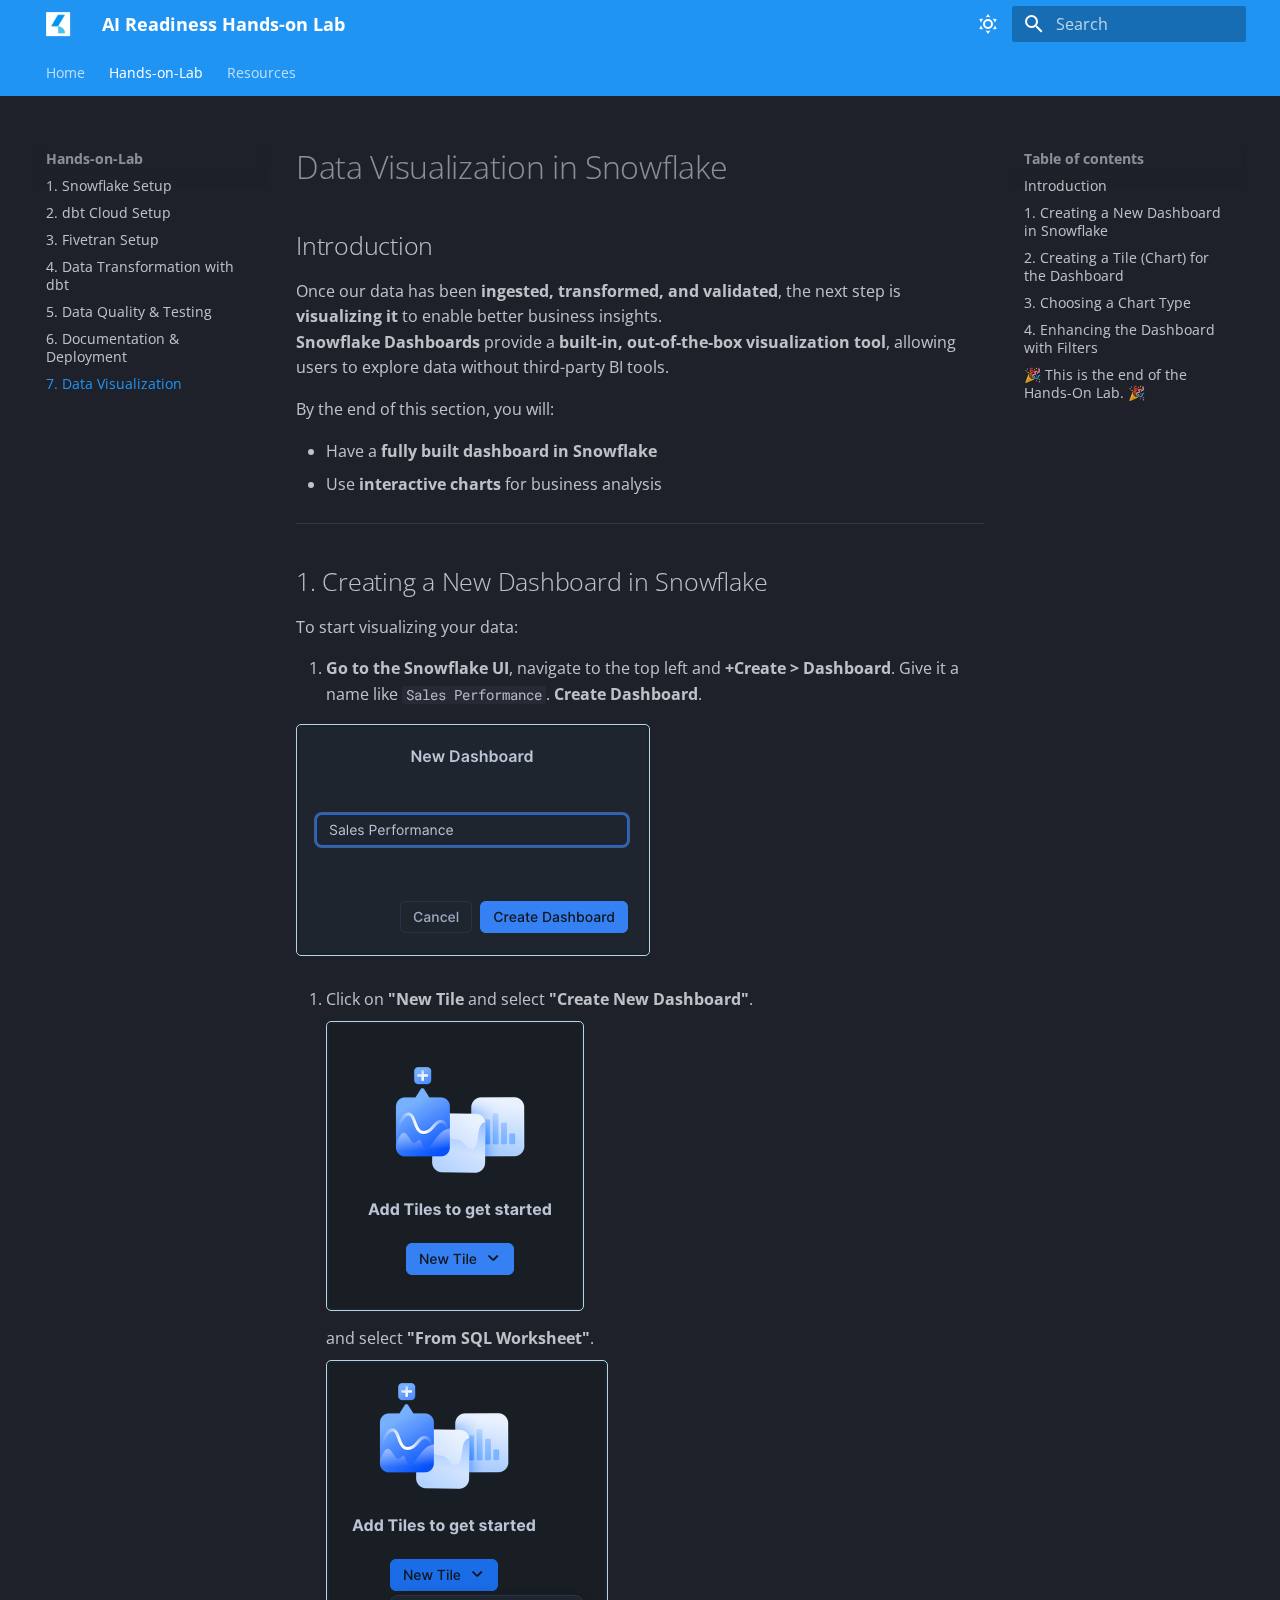
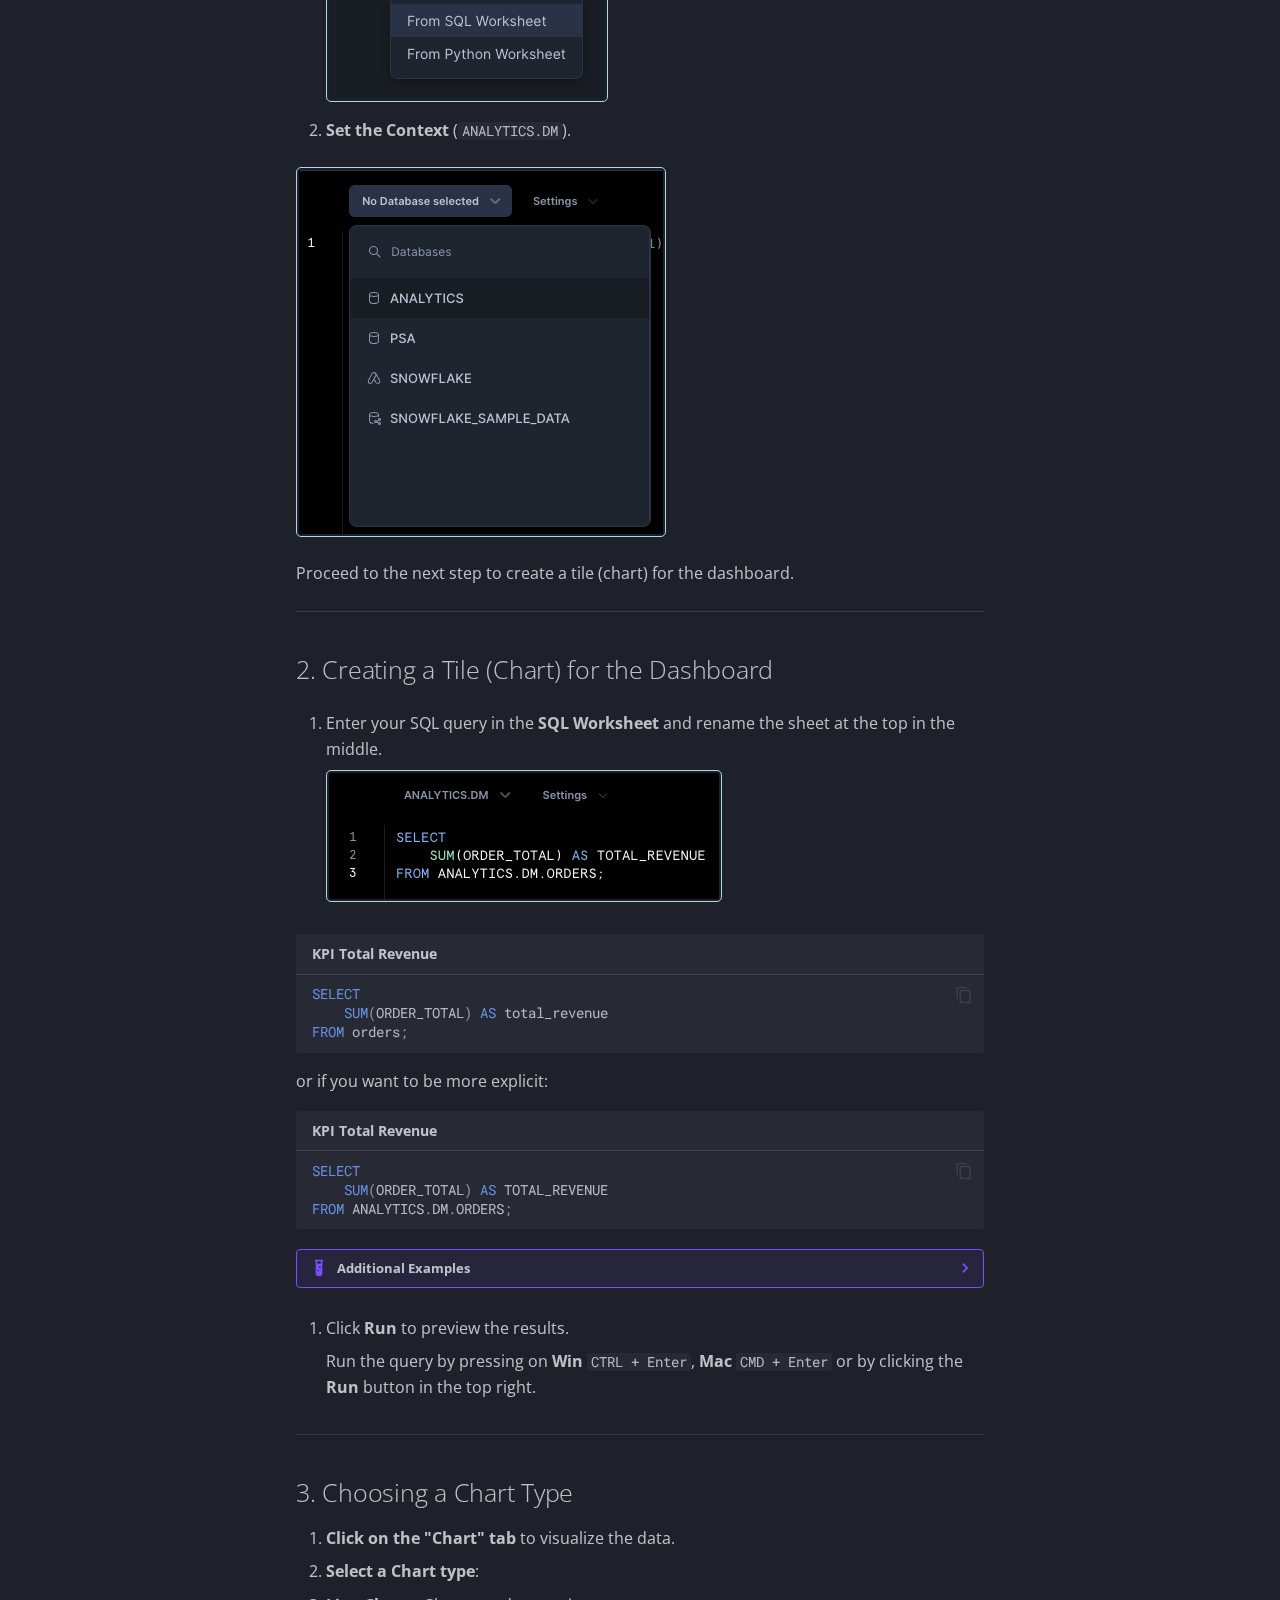
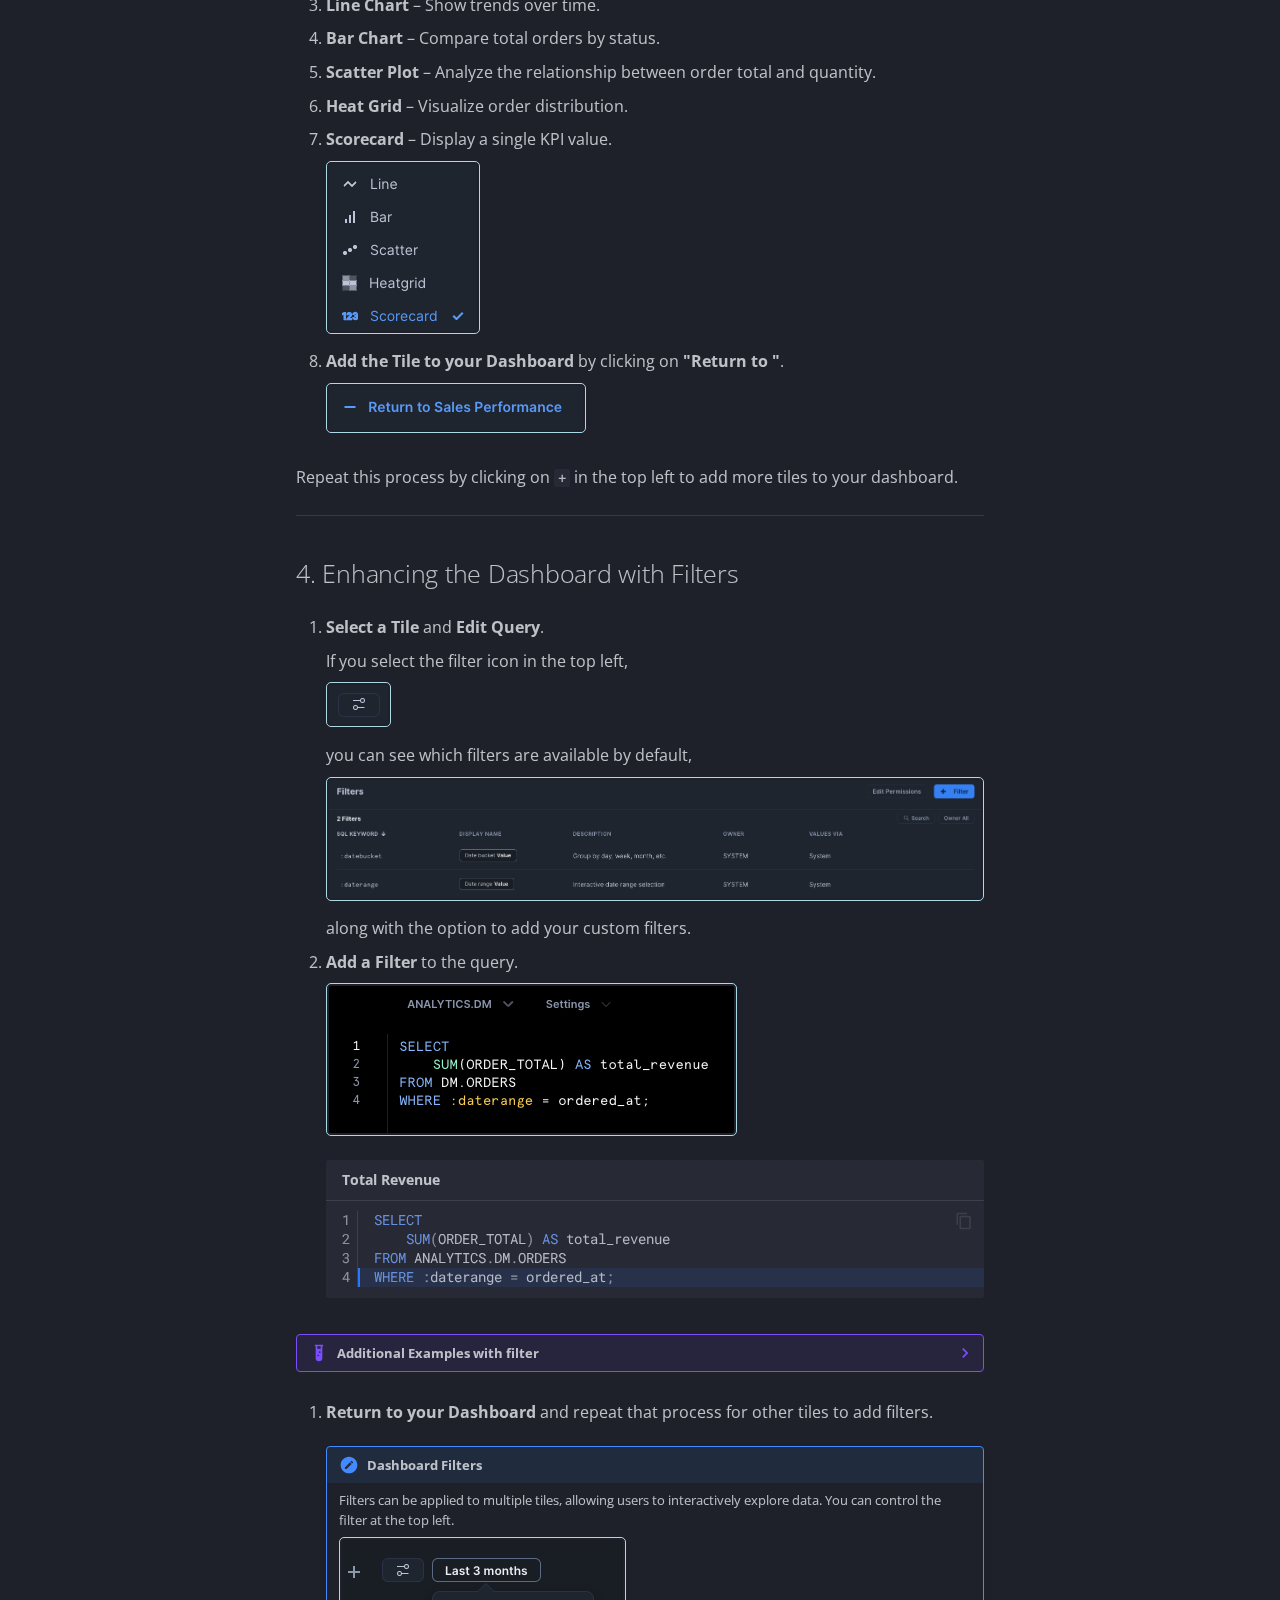
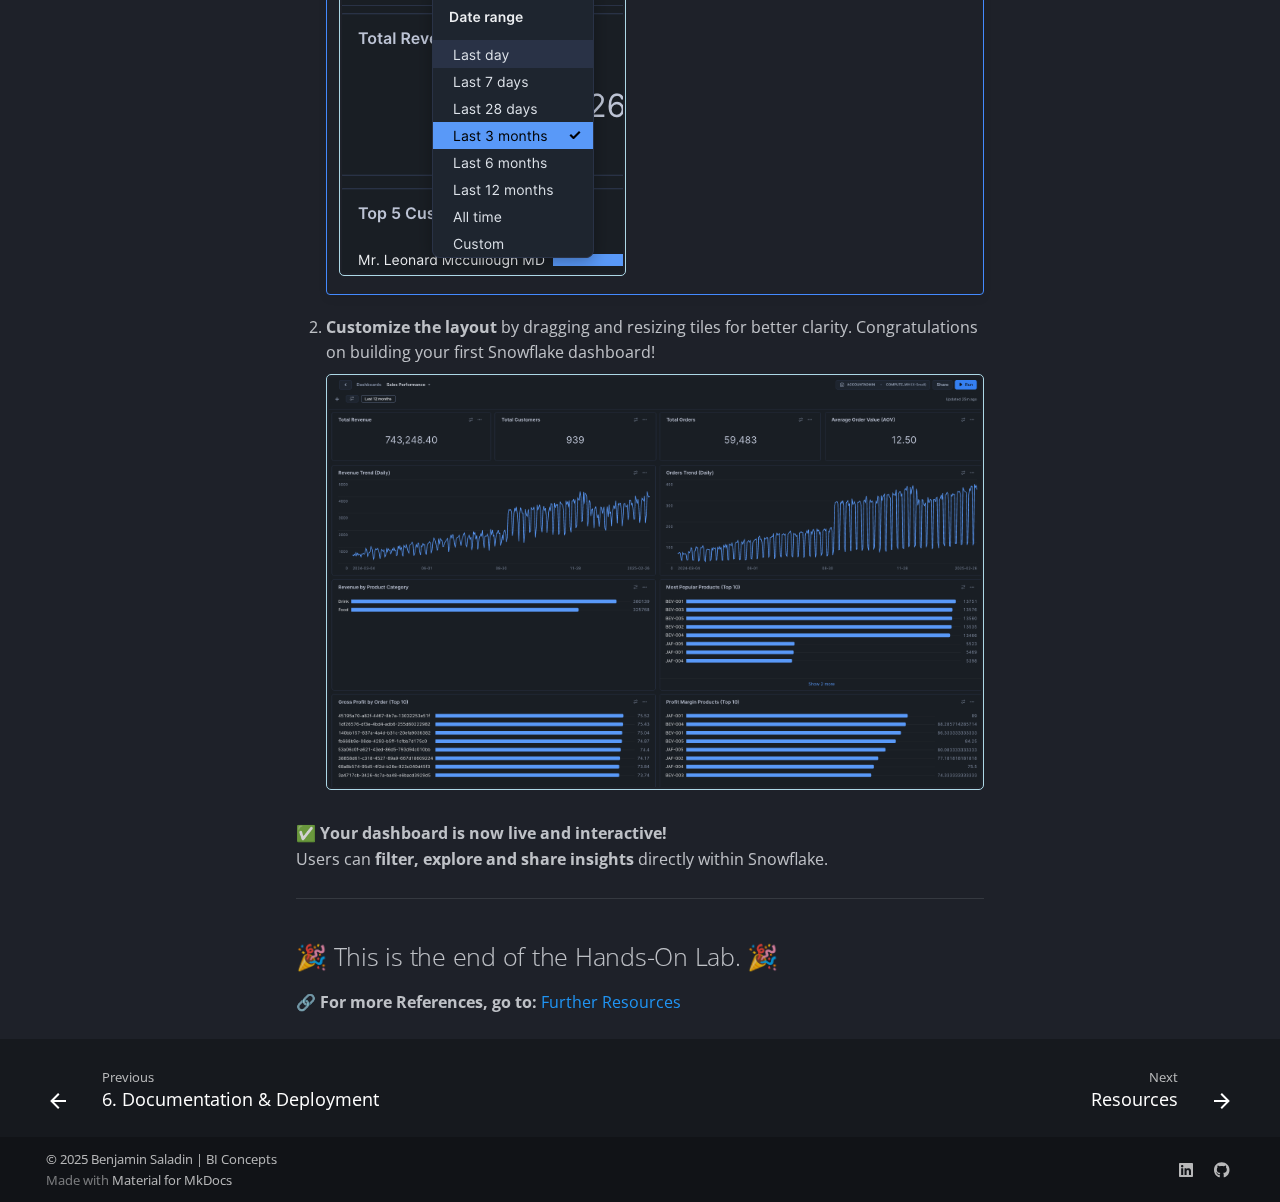
<file: data-visualization/index.html>
<!doctype html>
<html lang="en" class="no-js">
  <head>
    
      <meta charset="utf-8">
      <meta name="viewport" content="width=device-width,initial-scale=1">
      
      
      
        <link rel="canonical" href="https://svc-bi-concepts.github.io/test-mkdocs/data-visualization/">
      
      
        <link rel="prev" href="../dbt-deployment/">
      
      
        <link rel="next" href="../resources/">
      
      
      <link rel="icon" href="../assets/images/favicon.ico">
      <meta name="generator" content="mkdocs-1.6.1, mkdocs-material-9.6.7">
    
    
      
        <title>7. Data Visualization - AI Readiness Hands-on Lab</title>
      
    
    
      <link rel="stylesheet" href="../assets/stylesheets/main.8608ea7d.min.css">
      
        
        <link rel="stylesheet" href="../assets/stylesheets/palette.06af60db.min.css">
      
      


    
    
      
    
    
      
        
        
        <link rel="preconnect" href="https://fonts.gstatic.com" crossorigin>
        <link rel="stylesheet" href="https://fonts.googleapis.com/css?family=Open+Sans:300,300i,400,400i,700,700i%7CRoboto+Mono:400,400i,700,700i&display=fallback">
        <style>:root{--md-text-font:"Open Sans";--md-code-font:"Roboto Mono"}</style>
      
    
    
      <link rel="stylesheet" href="../stylesheets/extra.css">
    
    <script>__md_scope=new URL("..",location),__md_hash=e=>[...e].reduce(((e,_)=>(e<<5)-e+_.charCodeAt(0)),0),__md_get=(e,_=localStorage,t=__md_scope)=>JSON.parse(_.getItem(t.pathname+"."+e)),__md_set=(e,_,t=localStorage,a=__md_scope)=>{try{t.setItem(a.pathname+"."+e,JSON.stringify(_))}catch(e){}}</script>
    
      

    
    
    
  </head>
  
  
    
    
      
    
    
    
    
    <body dir="ltr" data-md-color-scheme="slate" data-md-color-primary="blue" data-md-color-accent="deep-blue">
  
    
    <input class="md-toggle" data-md-toggle="drawer" type="checkbox" id="__drawer" autocomplete="off">
    <input class="md-toggle" data-md-toggle="search" type="checkbox" id="__search" autocomplete="off">
    <label class="md-overlay" for="__drawer"></label>
    <div data-md-component="skip">
      
        
        <a href="#data-visualization-in-snowflake" class="md-skip">
          Skip to content
        </a>
      
    </div>
    <div data-md-component="announce">
      
    </div>
    
    
      

<header class="md-header" data-md-component="header">
  <nav class="md-header__inner md-grid" aria-label="Header">
    <a href=".." title="AI Readiness Hands-on Lab" class="md-header__button md-logo" aria-label="AI Readiness Hands-on Lab" data-md-component="logo">
      
  <img src="../assets/images/BI_Concepts_logo_graphic_color.png" alt="logo">

    </a>
    <label class="md-header__button md-icon" for="__drawer">
      
      <svg xmlns="http://www.w3.org/2000/svg" viewBox="0 0 24 24"><path d="M3 6h18v2H3zm0 5h18v2H3zm0 5h18v2H3z"/></svg>
    </label>
    <div class="md-header__title" data-md-component="header-title">
      <div class="md-header__ellipsis">
        <div class="md-header__topic">
          <span class="md-ellipsis">
            AI Readiness Hands-on Lab
          </span>
        </div>
        <div class="md-header__topic" data-md-component="header-topic">
          <span class="md-ellipsis">
            
              7. Data Visualization
            
          </span>
        </div>
      </div>
    </div>
    
      
        <form class="md-header__option" data-md-component="palette">
  
    
    
    
    <input class="md-option" data-md-color-media="" data-md-color-scheme="slate" data-md-color-primary="blue" data-md-color-accent="deep-blue"  aria-label="Dark mode"  type="radio" name="__palette" id="__palette_0">
    
      <label class="md-header__button md-icon" title="Dark mode" for="__palette_1" hidden>
        <svg xmlns="http://www.w3.org/2000/svg" viewBox="0 0 24 24"><path d="M12 7a5 5 0 0 1 5 5 5 5 0 0 1-5 5 5 5 0 0 1-5-5 5 5 0 0 1 5-5m0 2a3 3 0 0 0-3 3 3 3 0 0 0 3 3 3 3 0 0 0 3-3 3 3 0 0 0-3-3m0-7 2.39 3.42C13.65 5.15 12.84 5 12 5s-1.65.15-2.39.42zM3.34 7l4.16-.35A7.2 7.2 0 0 0 5.94 8.5c-.44.74-.69 1.5-.83 2.29zm.02 10 1.76-3.77a7.131 7.131 0 0 0 2.38 4.14zM20.65 7l-1.77 3.79a7.02 7.02 0 0 0-2.38-4.15zm-.01 10-4.14.36c.59-.51 1.12-1.14 1.54-1.86.42-.73.69-1.5.83-2.29zM12 22l-2.41-3.44c.74.27 1.55.44 2.41.44.82 0 1.63-.17 2.37-.44z"/></svg>
      </label>
    
  
    
    
    
    <input class="md-option" data-md-color-media="" data-md-color-scheme="default" data-md-color-primary="blue" data-md-color-accent="deep-orange"  aria-label="Light mode"  type="radio" name="__palette" id="__palette_1">
    
      <label class="md-header__button md-icon" title="Light mode" for="__palette_0" hidden>
        <svg xmlns="http://www.w3.org/2000/svg" viewBox="0 0 24 24"><path d="m17.75 4.09-2.53 1.94.91 3.06-2.63-1.81-2.63 1.81.91-3.06-2.53-1.94L12.44 4l1.06-3 1.06 3zm3.5 6.91-1.64 1.25.59 1.98-1.7-1.17-1.7 1.17.59-1.98L15.75 11l2.06-.05L18.5 9l.69 1.95zm-2.28 4.95c.83-.08 1.72 1.1 1.19 1.85-.32.45-.66.87-1.08 1.27C15.17 23 8.84 23 4.94 19.07c-3.91-3.9-3.91-10.24 0-14.14.4-.4.82-.76 1.27-1.08.75-.53 1.93.36 1.85 1.19-.27 2.86.69 5.83 2.89 8.02a9.96 9.96 0 0 0 8.02 2.89m-1.64 2.02a12.08 12.08 0 0 1-7.8-3.47c-2.17-2.19-3.33-5-3.49-7.82-2.81 3.14-2.7 7.96.31 10.98 3.02 3.01 7.84 3.12 10.98.31"/></svg>
      </label>
    
  
</form>
      
    
    
      <script>var palette=__md_get("__palette");if(palette&&palette.color){if("(prefers-color-scheme)"===palette.color.media){var media=matchMedia("(prefers-color-scheme: light)"),input=document.querySelector(media.matches?"[data-md-color-media='(prefers-color-scheme: light)']":"[data-md-color-media='(prefers-color-scheme: dark)']");palette.color.media=input.getAttribute("data-md-color-media"),palette.color.scheme=input.getAttribute("data-md-color-scheme"),palette.color.primary=input.getAttribute("data-md-color-primary"),palette.color.accent=input.getAttribute("data-md-color-accent")}for(var[key,value]of Object.entries(palette.color))document.body.setAttribute("data-md-color-"+key,value)}</script>
    
    
    
      <label class="md-header__button md-icon" for="__search">
        
        <svg xmlns="http://www.w3.org/2000/svg" viewBox="0 0 24 24"><path d="M9.5 3A6.5 6.5 0 0 1 16 9.5c0 1.61-.59 3.09-1.56 4.23l.27.27h.79l5 5-1.5 1.5-5-5v-.79l-.27-.27A6.52 6.52 0 0 1 9.5 16 6.5 6.5 0 0 1 3 9.5 6.5 6.5 0 0 1 9.5 3m0 2C7 5 5 7 5 9.5S7 14 9.5 14 14 12 14 9.5 12 5 9.5 5"/></svg>
      </label>
      <div class="md-search" data-md-component="search" role="dialog">
  <label class="md-search__overlay" for="__search"></label>
  <div class="md-search__inner" role="search">
    <form class="md-search__form" name="search">
      <input type="text" class="md-search__input" name="query" aria-label="Search" placeholder="Search" autocapitalize="off" autocorrect="off" autocomplete="off" spellcheck="false" data-md-component="search-query" required>
      <label class="md-search__icon md-icon" for="__search">
        
        <svg xmlns="http://www.w3.org/2000/svg" viewBox="0 0 24 24"><path d="M9.5 3A6.5 6.5 0 0 1 16 9.5c0 1.61-.59 3.09-1.56 4.23l.27.27h.79l5 5-1.5 1.5-5-5v-.79l-.27-.27A6.52 6.52 0 0 1 9.5 16 6.5 6.5 0 0 1 3 9.5 6.5 6.5 0 0 1 9.5 3m0 2C7 5 5 7 5 9.5S7 14 9.5 14 14 12 14 9.5 12 5 9.5 5"/></svg>
        
        <svg xmlns="http://www.w3.org/2000/svg" viewBox="0 0 24 24"><path d="M20 11v2H8l5.5 5.5-1.42 1.42L4.16 12l7.92-7.92L13.5 5.5 8 11z"/></svg>
      </label>
      <nav class="md-search__options" aria-label="Search">
        
          <a href="javascript:void(0)" class="md-search__icon md-icon" title="Share" aria-label="Share" data-clipboard data-clipboard-text="" data-md-component="search-share" tabindex="-1">
            
            <svg xmlns="http://www.w3.org/2000/svg" viewBox="0 0 24 24"><path d="M18 16.08c-.76 0-1.44.3-1.96.77L8.91 12.7c.05-.23.09-.46.09-.7s-.04-.47-.09-.7l7.05-4.11c.54.5 1.25.81 2.04.81a3 3 0 0 0 3-3 3 3 0 0 0-3-3 3 3 0 0 0-3 3c0 .24.04.47.09.7L8.04 9.81C7.5 9.31 6.79 9 6 9a3 3 0 0 0-3 3 3 3 0 0 0 3 3c.79 0 1.5-.31 2.04-.81l7.12 4.15c-.05.21-.08.43-.08.66 0 1.61 1.31 2.91 2.92 2.91s2.92-1.3 2.92-2.91A2.92 2.92 0 0 0 18 16.08"/></svg>
          </a>
        
        <button type="reset" class="md-search__icon md-icon" title="Clear" aria-label="Clear" tabindex="-1">
          
          <svg xmlns="http://www.w3.org/2000/svg" viewBox="0 0 24 24"><path d="M19 6.41 17.59 5 12 10.59 6.41 5 5 6.41 10.59 12 5 17.59 6.41 19 12 13.41 17.59 19 19 17.59 13.41 12z"/></svg>
        </button>
      </nav>
      
        <div class="md-search__suggest" data-md-component="search-suggest"></div>
      
    </form>
    <div class="md-search__output">
      <div class="md-search__scrollwrap" tabindex="0" data-md-scrollfix>
        <div class="md-search-result" data-md-component="search-result">
          <div class="md-search-result__meta">
            Initializing search
          </div>
          <ol class="md-search-result__list" role="presentation"></ol>
        </div>
      </div>
    </div>
  </div>
</div>
    
    
  </nav>
  
</header>
    
    <div class="md-container" data-md-component="container">
      
      
        
          
            
<nav class="md-tabs" aria-label="Tabs" data-md-component="tabs">
  <div class="md-grid">
    <ul class="md-tabs__list">
      
        
  
  
  
    <li class="md-tabs__item">
      <a href=".." class="md-tabs__link">
        
  
    
  
  Home

      </a>
    </li>
  

      
        
  
  
    
  
  
    
    
      <li class="md-tabs__item md-tabs__item--active">
        <a href="../snowflake-setup/" class="md-tabs__link">
          
  
    
  
  Hands-on-Lab

        </a>
      </li>
    
  

      
        
  
  
  
    <li class="md-tabs__item">
      <a href="../resources/" class="md-tabs__link">
        
  
    
  
  Resources

      </a>
    </li>
  

      
    </ul>
  </div>
</nav>
          
        
      
      <main class="md-main" data-md-component="main">
        <div class="md-main__inner md-grid">
          
            
              
              <div class="md-sidebar md-sidebar--primary" data-md-component="sidebar" data-md-type="navigation" >
                <div class="md-sidebar__scrollwrap">
                  <div class="md-sidebar__inner">
                    


  


<nav class="md-nav md-nav--primary md-nav--lifted" aria-label="Navigation" data-md-level="0">
  <label class="md-nav__title" for="__drawer">
    <a href=".." title="AI Readiness Hands-on Lab" class="md-nav__button md-logo" aria-label="AI Readiness Hands-on Lab" data-md-component="logo">
      
  <img src="../assets/images/BI_Concepts_logo_graphic_color.png" alt="logo">

    </a>
    AI Readiness Hands-on Lab
  </label>
  
  <ul class="md-nav__list" data-md-scrollfix>
    
      
      
  
  
  
  
    <li class="md-nav__item">
      <a href=".." class="md-nav__link">
        
  
  <span class="md-ellipsis">
    Home
    
  </span>
  

      </a>
    </li>
  

    
      
      
  
  
    
  
  
  
    
    
      
        
      
        
      
        
      
        
      
        
      
        
      
        
      
    
    
      
        
        
      
      
        
      
    
    
    <li class="md-nav__item md-nav__item--active md-nav__item--section md-nav__item--nested">
      
        
        
        <input class="md-nav__toggle md-toggle " type="checkbox" id="__nav_2" checked>
        
          
          <label class="md-nav__link" for="__nav_2" id="__nav_2_label" tabindex="">
            
  
  <span class="md-ellipsis">
    Hands-on-Lab
    
  </span>
  

            <span class="md-nav__icon md-icon"></span>
          </label>
        
        <nav class="md-nav" data-md-level="1" aria-labelledby="__nav_2_label" aria-expanded="true">
          <label class="md-nav__title" for="__nav_2">
            <span class="md-nav__icon md-icon"></span>
            Hands-on-Lab
          </label>
          <ul class="md-nav__list" data-md-scrollfix>
            
              
                
  
  
  
  
    <li class="md-nav__item">
      <a href="../snowflake-setup/" class="md-nav__link">
        
  
  <span class="md-ellipsis">
    1. Snowflake Setup
    
  </span>
  

      </a>
    </li>
  

              
            
              
                
  
  
  
  
    <li class="md-nav__item">
      <a href="../dbt-setup/" class="md-nav__link">
        
  
  <span class="md-ellipsis">
    2. dbt Cloud Setup
    
  </span>
  

      </a>
    </li>
  

              
            
              
                
  
  
  
  
    <li class="md-nav__item">
      <a href="../fivetran-setup/" class="md-nav__link">
        
  
  <span class="md-ellipsis">
    3. Fivetran Setup
    
  </span>
  

      </a>
    </li>
  

              
            
              
                
  
  
  
  
    <li class="md-nav__item">
      <a href="../dbt-transformation/" class="md-nav__link">
        
  
  <span class="md-ellipsis">
    4. Data Transformation with dbt
    
  </span>
  

      </a>
    </li>
  

              
            
              
                
  
  
  
  
    <li class="md-nav__item">
      <a href="../data-quality/" class="md-nav__link">
        
  
  <span class="md-ellipsis">
    5. Data Quality & Testing
    
  </span>
  

      </a>
    </li>
  

              
            
              
                
  
  
  
  
    <li class="md-nav__item">
      <a href="../dbt-deployment/" class="md-nav__link">
        
  
  <span class="md-ellipsis">
    6. Documentation & Deployment
    
  </span>
  

      </a>
    </li>
  

              
            
              
                
  
  
    
  
  
  
    <li class="md-nav__item md-nav__item--active">
      
      <input class="md-nav__toggle md-toggle" type="checkbox" id="__toc">
      
      
        
      
      
        <label class="md-nav__link md-nav__link--active" for="__toc">
          
  
  <span class="md-ellipsis">
    7. Data Visualization
    
  </span>
  

          <span class="md-nav__icon md-icon"></span>
        </label>
      
      <a href="./" class="md-nav__link md-nav__link--active">
        
  
  <span class="md-ellipsis">
    7. Data Visualization
    
  </span>
  

      </a>
      
        

<nav class="md-nav md-nav--secondary" aria-label="Table of contents">
  
  
  
    
  
  
    <label class="md-nav__title" for="__toc">
      <span class="md-nav__icon md-icon"></span>
      Table of contents
    </label>
    <ul class="md-nav__list" data-md-component="toc" data-md-scrollfix>
      
        <li class="md-nav__item">
  <a href="#introduction" class="md-nav__link">
    <span class="md-ellipsis">
      Introduction
    </span>
  </a>
  
</li>
      
        <li class="md-nav__item">
  <a href="#1-creating-a-new-dashboard-in-snowflake" class="md-nav__link">
    <span class="md-ellipsis">
      1. Creating a New Dashboard in Snowflake
    </span>
  </a>
  
</li>
      
        <li class="md-nav__item">
  <a href="#2-creating-a-tile-chart-for-the-dashboard" class="md-nav__link">
    <span class="md-ellipsis">
      2. Creating a Tile (Chart) for the Dashboard
    </span>
  </a>
  
</li>
      
        <li class="md-nav__item">
  <a href="#3-choosing-a-chart-type" class="md-nav__link">
    <span class="md-ellipsis">
      3. Choosing a Chart Type
    </span>
  </a>
  
</li>
      
        <li class="md-nav__item">
  <a href="#4-enhancing-the-dashboard-with-filters" class="md-nav__link">
    <span class="md-ellipsis">
      4. Enhancing the Dashboard with Filters
    </span>
  </a>
  
</li>
      
        <li class="md-nav__item">
  <a href="#this-is-the-end-of-the-hands-on-lab" class="md-nav__link">
    <span class="md-ellipsis">
      🎉 This is the end of the Hands-On Lab. 🎉
    </span>
  </a>
  
</li>
      
    </ul>
  
</nav>
      
    </li>
  

              
            
          </ul>
        </nav>
      
    </li>
  

    
      
      
  
  
  
  
    <li class="md-nav__item">
      <a href="../resources/" class="md-nav__link">
        
  
  <span class="md-ellipsis">
    Resources
    
  </span>
  

      </a>
    </li>
  

    
  </ul>
</nav>
                  </div>
                </div>
              </div>
            
            
              
              <div class="md-sidebar md-sidebar--secondary" data-md-component="sidebar" data-md-type="toc" >
                <div class="md-sidebar__scrollwrap">
                  <div class="md-sidebar__inner">
                    

<nav class="md-nav md-nav--secondary" aria-label="Table of contents">
  
  
  
    
  
  
    <label class="md-nav__title" for="__toc">
      <span class="md-nav__icon md-icon"></span>
      Table of contents
    </label>
    <ul class="md-nav__list" data-md-component="toc" data-md-scrollfix>
      
        <li class="md-nav__item">
  <a href="#introduction" class="md-nav__link">
    <span class="md-ellipsis">
      Introduction
    </span>
  </a>
  
</li>
      
        <li class="md-nav__item">
  <a href="#1-creating-a-new-dashboard-in-snowflake" class="md-nav__link">
    <span class="md-ellipsis">
      1. Creating a New Dashboard in Snowflake
    </span>
  </a>
  
</li>
      
        <li class="md-nav__item">
  <a href="#2-creating-a-tile-chart-for-the-dashboard" class="md-nav__link">
    <span class="md-ellipsis">
      2. Creating a Tile (Chart) for the Dashboard
    </span>
  </a>
  
</li>
      
        <li class="md-nav__item">
  <a href="#3-choosing-a-chart-type" class="md-nav__link">
    <span class="md-ellipsis">
      3. Choosing a Chart Type
    </span>
  </a>
  
</li>
      
        <li class="md-nav__item">
  <a href="#4-enhancing-the-dashboard-with-filters" class="md-nav__link">
    <span class="md-ellipsis">
      4. Enhancing the Dashboard with Filters
    </span>
  </a>
  
</li>
      
        <li class="md-nav__item">
  <a href="#this-is-the-end-of-the-hands-on-lab" class="md-nav__link">
    <span class="md-ellipsis">
      🎉 This is the end of the Hands-On Lab. 🎉
    </span>
  </a>
  
</li>
      
    </ul>
  
</nav>
                  </div>
                </div>
              </div>
            
          
          
            <div class="md-content" data-md-component="content">
              <article class="md-content__inner md-typeset">
                
                  



<h1 id="data-visualization-in-snowflake">Data Visualization in Snowflake</h1>
<h2 id="introduction">Introduction</h2>
<p>Once our data has been <strong>ingested, transformed, and validated</strong>, the next step is <strong>visualizing it</strong> to enable better business insights.<br />
<strong>Snowflake Dashboards</strong> provide a <strong>built-in, out-of-the-box visualization tool</strong>, allowing users to explore data without third-party BI tools.  </p>
<p>By the end of this section, you will:</p>
<ul>
<li>Have a <strong>fully built dashboard in Snowflake</strong>  </li>
<li>Use <strong>interactive charts</strong> for business analysis  </li>
</ul>
<hr />
<h2 id="1-creating-a-new-dashboard-in-snowflake">1. Creating a New Dashboard in Snowflake</h2>
<p>To start visualizing your data:</p>
<ol>
<li><strong>Go to the Snowflake UI</strong>, navigate to the top left and <strong>+Create &gt; Dashboard</strong>. Give it a name like <code>Sales Performance</code>. <strong>Create Dashboard</strong>.</li>
</ol>
<p><img alt="Create Dashboard" src="../assets/screenshots/SnowViz/SnowViz1.png" /></p>
<ol>
<li>
<p>Click on <strong>"New Tile</strong> and select <strong>"Create New Dashboard"</strong>.</p>
<p><img alt="Create Dashboard" src="../assets/screenshots/SnowViz/SnowViz2.png" /></p>
<p>and select <strong>"From SQL Worksheet"</strong>.</p>
<p><img alt="Create Dashboard" src="../assets/screenshots/SnowViz/SnowViz3.png" /></p>
</li>
<li>
<p><strong>Set the Context</strong> (<code>ANALYTICS.DM</code>).</p>
</li>
</ol>
<p><img alt="Create Dashboard" src="../assets/screenshots/SnowViz/SnowViz4.png" /></p>
<p>Proceed to the next step to create a tile (chart) for the dashboard.</p>
<hr />
<h2 id="2-creating-a-tile-chart-for-the-dashboard">2. Creating a Tile (Chart) for the Dashboard</h2>
<ol>
<li>
<p>Enter your SQL query in the <strong>SQL Worksheet</strong> and rename the sheet at the top in the middle.</p>
<p><img alt="Create Dashboard" src="../assets/screenshots/SnowViz/SnowViz5.png" /></p>
</li>
</ol>
<p><div class="highlight"><span class="filename">KPI Total Revenue</span><pre><span></span><code><a id="__codelineno-0-1" name="__codelineno-0-1" href="#__codelineno-0-1"></a><span class="k">SELECT</span>
<a id="__codelineno-0-2" name="__codelineno-0-2" href="#__codelineno-0-2"></a><span class="w">    </span><span class="k">SUM</span><span class="p">(</span><span class="n">ORDER_TOTAL</span><span class="p">)</span><span class="w"> </span><span class="k">AS</span><span class="w"> </span><span class="n">total_revenue</span>
<a id="__codelineno-0-3" name="__codelineno-0-3" href="#__codelineno-0-3"></a><span class="k">FROM</span><span class="w"> </span><span class="n">orders</span><span class="p">;</span>
</code></pre></div>
 or if you want to be more explicit:</p>
<div class="highlight"><span class="filename">KPI Total Revenue</span><pre><span></span><code><a id="__codelineno-1-1" name="__codelineno-1-1" href="#__codelineno-1-1"></a><span class="k">SELECT</span><span class="w"> </span>
<a id="__codelineno-1-2" name="__codelineno-1-2" href="#__codelineno-1-2"></a><span class="w">    </span><span class="k">SUM</span><span class="p">(</span><span class="n">ORDER_TOTAL</span><span class="p">)</span><span class="w"> </span><span class="k">AS</span><span class="w"> </span><span class="n">TOTAL_REVENUE</span>
<a id="__codelineno-1-3" name="__codelineno-1-3" href="#__codelineno-1-3"></a><span class="k">FROM</span><span class="w"> </span><span class="n">ANALYTICS</span><span class="p">.</span><span class="n">DM</span><span class="p">.</span><span class="n">ORDERS</span><span class="p">;</span>
</code></pre></div>
<details class="example">
<summary>Additional Examples</summary>
<p>Please, adapt <code>FROM ANALYTICS.DM.&lt;Table&gt;</code> to your schema.</p>
<p><strong>KPIs</strong>
<div class="highlight"><span class="filename">Total Customers</span><pre><span></span><code><a id="__codelineno-2-1" name="__codelineno-2-1" href="#__codelineno-2-1"></a><span class="k">SELECT</span><span class="w"> </span>
<a id="__codelineno-2-2" name="__codelineno-2-2" href="#__codelineno-2-2"></a><span class="w">    </span><span class="k">COUNT</span><span class="p">(</span><span class="k">DISTINCT</span><span class="w"> </span><span class="n">CUSTOMER_ID</span><span class="p">)</span><span class="w"> </span><span class="k">AS</span><span class="w"> </span><span class="n">TOTAL_CUSTOMERS</span>
<a id="__codelineno-2-3" name="__codelineno-2-3" href="#__codelineno-2-3"></a><span class="k">FROM</span><span class="w"> </span><span class="n">ANALYTICS</span><span class="p">.</span><span class="n">DM</span><span class="p">.</span><span class="n">ORDERS</span><span class="p">;</span>
</code></pre></div></p>
<div class="highlight"><span class="filename">Total Orders</span><pre><span></span><code><a id="__codelineno-3-1" name="__codelineno-3-1" href="#__codelineno-3-1"></a><span class="k">SELECT</span><span class="w"> </span>
<a id="__codelineno-3-2" name="__codelineno-3-2" href="#__codelineno-3-2"></a><span class="w">    </span><span class="k">COUNT</span><span class="p">(</span><span class="o">*</span><span class="p">)</span><span class="w"> </span><span class="k">AS</span><span class="w"> </span><span class="n">TOTAL_ORDERS</span>
<a id="__codelineno-3-3" name="__codelineno-3-3" href="#__codelineno-3-3"></a><span class="k">FROM</span><span class="w"> </span><span class="n">ANALYTICS</span><span class="p">.</span><span class="n">DM</span><span class="p">.</span><span class="n">ORDERS</span><span class="p">;</span>
</code></pre></div>
<div class="highlight"><span class="filename">Average Order Value (AOV)</span><pre><span></span><code><a id="__codelineno-4-1" name="__codelineno-4-1" href="#__codelineno-4-1"></a><span class="k">SELECT</span><span class="w"> </span>
<a id="__codelineno-4-2" name="__codelineno-4-2" href="#__codelineno-4-2"></a><span class="w">    </span><span class="k">SUM</span><span class="p">(</span><span class="n">ORDER_TOTAL</span><span class="p">)</span><span class="w"> </span><span class="o">/</span><span class="w"> </span><span class="k">NULLIF</span><span class="p">(</span><span class="k">COUNT</span><span class="p">(</span><span class="o">*</span><span class="p">),</span><span class="w"> </span><span class="mi">0</span><span class="p">)</span><span class="w"> </span><span class="k">AS</span><span class="w"> </span><span class="n">AVG_ORDER_VALUE</span>
<a id="__codelineno-4-3" name="__codelineno-4-3" href="#__codelineno-4-3"></a><span class="k">FROM</span><span class="w"> </span><span class="n">ANALYTICS</span><span class="p">.</span><span class="n">DM</span><span class="p">.</span><span class="n">ORDERS</span><span class="p">;</span>
</code></pre></div>
<p><strong>Line Charts</strong>
<div class="highlight"><span class="filename">Revenue Trend (Daily)</span><pre><span></span><code><a id="__codelineno-5-1" name="__codelineno-5-1" href="#__codelineno-5-1"></a><span class="k">SELECT</span><span class="w"> </span>
<a id="__codelineno-5-2" name="__codelineno-5-2" href="#__codelineno-5-2"></a><span class="w">    </span><span class="n">DATE_TRUNC</span><span class="p">(</span><span class="s1">&#39;DAY&#39;</span><span class="p">,</span><span class="w"> </span><span class="n">ORDERED_AT</span><span class="p">)</span><span class="w"> </span><span class="k">AS</span><span class="w"> </span><span class="n">ORDER_DATE</span><span class="p">,</span><span class="w"> </span>
<a id="__codelineno-5-3" name="__codelineno-5-3" href="#__codelineno-5-3"></a><span class="w">    </span><span class="k">SUM</span><span class="p">(</span><span class="n">ORDER_TOTAL</span><span class="p">)</span><span class="w"> </span><span class="k">AS</span><span class="w"> </span><span class="n">DAILY_REVENUE</span>
<a id="__codelineno-5-4" name="__codelineno-5-4" href="#__codelineno-5-4"></a><span class="k">FROM</span><span class="w"> </span><span class="n">ANALYTICS</span><span class="p">.</span><span class="n">DM</span><span class="p">.</span><span class="n">ORDERS</span>
<a id="__codelineno-5-5" name="__codelineno-5-5" href="#__codelineno-5-5"></a><span class="k">GROUP</span><span class="w"> </span><span class="k">BY</span><span class="w"> </span><span class="n">ORDER_DATE</span>
<a id="__codelineno-5-6" name="__codelineno-5-6" href="#__codelineno-5-6"></a><span class="k">ORDER</span><span class="w"> </span><span class="k">BY</span><span class="w"> </span><span class="n">ORDER_DATE</span><span class="p">;</span>
</code></pre></div></p>
<div class="highlight"><span class="filename">Orders Trend (Daily)</span><pre><span></span><code><a id="__codelineno-6-1" name="__codelineno-6-1" href="#__codelineno-6-1"></a><span class="k">SELECT</span><span class="w"> </span>
<a id="__codelineno-6-2" name="__codelineno-6-2" href="#__codelineno-6-2"></a><span class="w">    </span><span class="n">DATE_TRUNC</span><span class="p">(</span><span class="s1">&#39;DAY&#39;</span><span class="p">,</span><span class="w"> </span><span class="n">ORDERED_AT</span><span class="p">)</span><span class="w"> </span><span class="k">AS</span><span class="w"> </span><span class="n">ORDER_DATE</span><span class="p">,</span><span class="w"> </span>
<a id="__codelineno-6-3" name="__codelineno-6-3" href="#__codelineno-6-3"></a><span class="w">    </span><span class="k">COUNT</span><span class="p">(</span><span class="o">*</span><span class="p">)</span><span class="w"> </span><span class="k">AS</span><span class="w"> </span><span class="n">DAILY_ORDERS</span>
<a id="__codelineno-6-4" name="__codelineno-6-4" href="#__codelineno-6-4"></a><span class="k">FROM</span><span class="w"> </span><span class="n">ANALYTICS</span><span class="p">.</span><span class="n">DM</span><span class="p">.</span><span class="n">ORDERS</span>
<a id="__codelineno-6-5" name="__codelineno-6-5" href="#__codelineno-6-5"></a><span class="k">GROUP</span><span class="w"> </span><span class="k">BY</span><span class="w"> </span><span class="n">ORDER_DATE</span>
<a id="__codelineno-6-6" name="__codelineno-6-6" href="#__codelineno-6-6"></a><span class="k">ORDER</span><span class="w"> </span><span class="k">BY</span><span class="w"> </span><span class="n">ORDER_DATE</span><span class="p">;</span>
</code></pre></div>
<p><strong>Bar Charts</strong></p>
<div class="highlight"><span class="filename">Revenue by Product Category (Food vs. Drink)</span><pre><span></span><code><a id="__codelineno-7-1" name="__codelineno-7-1" href="#__codelineno-7-1"></a><span class="k">SELECT</span><span class="w"> </span>
<a id="__codelineno-7-2" name="__codelineno-7-2" href="#__codelineno-7-2"></a><span class="w">    </span><span class="k">CASE</span><span class="w"> </span>
<a id="__codelineno-7-3" name="__codelineno-7-3" href="#__codelineno-7-3"></a><span class="w">        </span><span class="k">WHEN</span><span class="w"> </span><span class="n">IS_FOOD_ITEM</span><span class="w"> </span><span class="o">=</span><span class="w"> </span><span class="mi">1</span><span class="w"> </span><span class="k">THEN</span><span class="w"> </span><span class="s1">&#39;Food&#39;</span><span class="w"> </span>
<a id="__codelineno-7-4" name="__codelineno-7-4" href="#__codelineno-7-4"></a><span class="w">        </span><span class="k">WHEN</span><span class="w"> </span><span class="n">IS_DRINK_ITEM</span><span class="w"> </span><span class="o">=</span><span class="w"> </span><span class="mi">1</span><span class="w"> </span><span class="k">THEN</span><span class="w"> </span><span class="s1">&#39;Drink&#39;</span><span class="w"> </span>
<a id="__codelineno-7-5" name="__codelineno-7-5" href="#__codelineno-7-5"></a><span class="w">        </span><span class="k">ELSE</span><span class="w"> </span><span class="s1">&#39;Other&#39;</span><span class="w"> </span>
<a id="__codelineno-7-6" name="__codelineno-7-6" href="#__codelineno-7-6"></a><span class="w">    </span><span class="k">END</span><span class="w"> </span><span class="k">AS</span><span class="w"> </span><span class="n">CATEGORY</span><span class="p">,</span>
<a id="__codelineno-7-7" name="__codelineno-7-7" href="#__codelineno-7-7"></a><span class="w">    </span><span class="k">SUM</span><span class="p">(</span><span class="n">PRODUCT_PRICE</span><span class="p">)</span><span class="w"> </span><span class="k">AS</span><span class="w"> </span><span class="n">TOTAL_REVENUE</span>
<a id="__codelineno-7-8" name="__codelineno-7-8" href="#__codelineno-7-8"></a><span class="k">FROM</span><span class="w"> </span><span class="n">ANALYTICS</span><span class="p">.</span><span class="n">DM</span><span class="p">.</span><span class="n">ORDER_ITEMS</span>
<a id="__codelineno-7-9" name="__codelineno-7-9" href="#__codelineno-7-9"></a><span class="k">GROUP</span><span class="w"> </span><span class="k">BY</span><span class="w"> </span><span class="n">CATEGORY</span>
<a id="__codelineno-7-10" name="__codelineno-7-10" href="#__codelineno-7-10"></a><span class="k">ORDER</span><span class="w"> </span><span class="k">BY</span><span class="w"> </span><span class="n">TOTAL_REVENUE</span><span class="w"> </span><span class="k">DESC</span><span class="p">;</span>
</code></pre></div>
<div class="highlight"><span class="filename">Most Popular Products (Top 10)</span><pre><span></span><code><a id="__codelineno-8-1" name="__codelineno-8-1" href="#__codelineno-8-1"></a><span class="k">SELECT</span><span class="w"> </span>
<a id="__codelineno-8-2" name="__codelineno-8-2" href="#__codelineno-8-2"></a><span class="w">    </span><span class="n">PRODUCT_ID</span><span class="p">,</span><span class="w"> </span>
<a id="__codelineno-8-3" name="__codelineno-8-3" href="#__codelineno-8-3"></a><span class="w">    </span><span class="k">COUNT</span><span class="p">(</span><span class="o">*</span><span class="p">)</span><span class="w"> </span><span class="k">AS</span><span class="w"> </span><span class="n">TOTAL_SALES</span><span class="p">,</span><span class="w"> </span>
<a id="__codelineno-8-4" name="__codelineno-8-4" href="#__codelineno-8-4"></a><span class="w">    </span><span class="k">SUM</span><span class="p">(</span><span class="n">PRODUCT_PRICE</span><span class="p">)</span><span class="w"> </span><span class="k">AS</span><span class="w"> </span><span class="n">TOTAL_REVENUE</span>
<a id="__codelineno-8-5" name="__codelineno-8-5" href="#__codelineno-8-5"></a><span class="k">FROM</span><span class="w"> </span><span class="n">ANALYTICS</span><span class="p">.</span><span class="n">DM</span><span class="p">.</span><span class="n">ORDER_ITEMS</span>
<a id="__codelineno-8-6" name="__codelineno-8-6" href="#__codelineno-8-6"></a><span class="k">GROUP</span><span class="w"> </span><span class="k">BY</span><span class="w"> </span><span class="n">PRODUCT_ID</span>
<a id="__codelineno-8-7" name="__codelineno-8-7" href="#__codelineno-8-7"></a><span class="k">ORDER</span><span class="w"> </span><span class="k">BY</span><span class="w"> </span><span class="n">TOTAL_SALES</span><span class="w"> </span><span class="k">DESC</span>
<a id="__codelineno-8-8" name="__codelineno-8-8" href="#__codelineno-8-8"></a><span class="k">LIMIT</span><span class="w"> </span><span class="mi">10</span><span class="p">;</span>
</code></pre></div>
<div class="highlight"><span class="filename">Gross Profit by Order (Top 10)</span><pre><span></span><code><a id="__codelineno-9-1" name="__codelineno-9-1" href="#__codelineno-9-1"></a><span class="k">SELECT</span><span class="w"> </span>
<a id="__codelineno-9-2" name="__codelineno-9-2" href="#__codelineno-9-2"></a><span class="w">    </span><span class="n">ORDER_ID</span><span class="p">,</span><span class="w"> </span>
<a id="__codelineno-9-3" name="__codelineno-9-3" href="#__codelineno-9-3"></a><span class="w">    </span><span class="k">SUM</span><span class="p">(</span><span class="n">PRODUCT_PRICE</span><span class="w"> </span><span class="o">-</span><span class="w"> </span><span class="n">SUPPLY_COST</span><span class="p">)</span><span class="w"> </span><span class="k">AS</span><span class="w"> </span><span class="n">GROSS_PROFIT</span>
<a id="__codelineno-9-4" name="__codelineno-9-4" href="#__codelineno-9-4"></a><span class="k">FROM</span><span class="w"> </span><span class="n">ANALYTICS</span><span class="p">.</span><span class="n">DM</span><span class="p">.</span><span class="n">ORDER_ITEMS</span>
<a id="__codelineno-9-5" name="__codelineno-9-5" href="#__codelineno-9-5"></a><span class="k">GROUP</span><span class="w"> </span><span class="k">BY</span><span class="w"> </span><span class="n">ORDER_ID</span>
<a id="__codelineno-9-6" name="__codelineno-9-6" href="#__codelineno-9-6"></a><span class="k">ORDER</span><span class="w"> </span><span class="k">BY</span><span class="w"> </span><span class="n">GROSS_PROFIT</span><span class="w"> </span><span class="k">DESC</span>
<a id="__codelineno-9-7" name="__codelineno-9-7" href="#__codelineno-9-7"></a><span class="k">LIMIT</span><span class="w"> </span><span class="mi">10</span><span class="p">;</span>
</code></pre></div>
<div class="highlight"><span class="filename">Profit Margin Products (Top 10)</span><pre><span></span><code><a id="__codelineno-10-1" name="__codelineno-10-1" href="#__codelineno-10-1"></a><span class="k">SELECT</span><span class="w"> </span>
<a id="__codelineno-10-2" name="__codelineno-10-2" href="#__codelineno-10-2"></a><span class="w">    </span><span class="n">PRODUCT_ID</span><span class="p">,</span>
<a id="__codelineno-10-3" name="__codelineno-10-3" href="#__codelineno-10-3"></a><span class="w">    </span><span class="k">SUM</span><span class="p">(</span><span class="n">PRODUCT_PRICE</span><span class="w"> </span><span class="o">-</span><span class="w"> </span><span class="n">SUPPLY_COST</span><span class="p">)</span><span class="w"> </span><span class="o">*</span><span class="w"> </span><span class="mi">100</span><span class="p">.</span><span class="mi">0</span><span class="w"> </span><span class="o">/</span><span class="w"> </span><span class="k">SUM</span><span class="p">(</span><span class="n">PRODUCT_PRICE</span><span class="p">)</span><span class="w"> </span><span class="k">AS</span><span class="w"> </span><span class="n">PROFIT_MARGIN</span>
<a id="__codelineno-10-4" name="__codelineno-10-4" href="#__codelineno-10-4"></a><span class="k">FROM</span><span class="w"> </span><span class="n">ANALYTICS</span><span class="p">.</span><span class="n">DM</span><span class="p">.</span><span class="n">ORDER_ITEMS</span>
<a id="__codelineno-10-5" name="__codelineno-10-5" href="#__codelineno-10-5"></a><span class="k">WHERE</span><span class="w"> </span><span class="p">:</span><span class="n">daterange</span><span class="w"> </span><span class="o">=</span><span class="w"> </span><span class="n">ORDERED_AT</span>
<a id="__codelineno-10-6" name="__codelineno-10-6" href="#__codelineno-10-6"></a><span class="k">GROUP</span><span class="w"> </span><span class="k">BY</span><span class="w"> </span><span class="n">PRODUCT_ID</span>
<a id="__codelineno-10-7" name="__codelineno-10-7" href="#__codelineno-10-7"></a><span class="k">ORDER</span><span class="w"> </span><span class="k">BY</span><span class="w"> </span><span class="n">PROFIT_MARGIN</span><span class="w"> </span><span class="k">desc</span>
<a id="__codelineno-10-8" name="__codelineno-10-8" href="#__codelineno-10-8"></a><span class="k">LIMIT</span><span class="w"> </span><span class="mi">10</span><span class="p">;</span>
</code></pre></div>
</details>
<ol>
<li>
<p>Click <strong>Run</strong> to preview the results.</p>
<p>Run the query by pressing on <strong>Win</strong> <code>CTRL + Enter</code>, <strong>Mac</strong> <code>CMD + Enter</code> or by clicking the <strong>Run</strong> button in the top right.</p>
</li>
</ol>
<hr />
<h2 id="3-choosing-a-chart-type">3. Choosing a Chart Type</h2>
<ol>
<li><strong>Click on the "Chart" tab</strong> to visualize the data.</li>
<li><strong>Select a Chart type</strong>:</li>
<li><strong>Line Chart</strong> – Show trends over time.</li>
<li><strong>Bar Chart</strong> – Compare total orders by status.</li>
<li><strong>Scatter Plot</strong> – Analyze the relationship between order total and quantity.</li>
<li><strong>Heat Grid</strong> – Visualize order distribution.</li>
<li>
<p><strong>Scorecard</strong> – Display a single KPI value.</p>
<p><img alt="Create Dashboard" src="../assets/screenshots/SnowViz/SnowViz6.png" /></p>
</li>
<li>
<p><strong>Add the Tile to your Dashboard</strong> by clicking on <strong>"Return to <dashboard_name>"</strong>.</p>
<p><img alt="Create Dashboard" src="../assets/screenshots/SnowViz/SnowViz7.png" /></p>
</li>
</ol>
<p>Repeat this process by clicking on <code>+</code> in the top left to add more tiles to your dashboard.</p>
<hr />
<h2 id="4-enhancing-the-dashboard-with-filters">4. Enhancing the Dashboard with Filters</h2>
<ol>
<li>
<p><strong>Select a Tile</strong> and <strong>Edit Query</strong>.</p>
<p>If you select the filter icon in the top left, </p>
<p><img alt="Create Dashboard" src="../assets/screenshots/SnowViz/SnowViz8.png" /></p>
<p>you can see which filters are available by default, </p>
<p><img alt="Create Dashboard" src="../assets/screenshots/SnowViz/SnowViz9.png" /></p>
<p>along with the option to add your custom filters.</p>
</li>
<li>
<p><strong>Add a Filter</strong> to the query.</p>
<p><img alt="Create Dashboard" src="../assets/screenshots/SnowViz/SnowViz10.png" /></p>
<div class="highlight"><table class="highlighttable"><tr><th colspan="2" class="filename"><span class="filename">Total Revenue</span></th></tr><tr><td class="linenos"><div class="linenodiv"><pre><span></span><span class="normal"><a href="#__codelineno-11-1">1</a></span>
<span class="normal"><a href="#__codelineno-11-2">2</a></span>
<span class="normal"><a href="#__codelineno-11-3">3</a></span>
<span class="normal"><a href="#__codelineno-11-4">4</a></span></pre></div></td><td class="code"><div><pre><span></span><code><a id="__codelineno-11-1" name="__codelineno-11-1"></a><span class="k">SELECT</span>
<a id="__codelineno-11-2" name="__codelineno-11-2"></a><span class="w">    </span><span class="k">SUM</span><span class="p">(</span><span class="n">ORDER_TOTAL</span><span class="p">)</span><span class="w"> </span><span class="k">AS</span><span class="w"> </span><span class="n">total_revenue</span>
<a id="__codelineno-11-3" name="__codelineno-11-3"></a><span class="k">FROM</span><span class="w"> </span><span class="n">ANALYTICS</span><span class="p">.</span><span class="n">DM</span><span class="p">.</span><span class="n">ORDERS</span>
<a id="__codelineno-11-4" name="__codelineno-11-4"></a><span class="hll"><span class="k">WHERE</span><span class="w"> </span><span class="p">:</span><span class="n">daterange</span><span class="w"> </span><span class="o">=</span><span class="w"> </span><span class="n">ordered_at</span><span class="p">;</span>
</span></code></pre></div></td></tr></table></div>
</li>
</ol>
<details class="example">
<summary>Additional Examples with filter</summary>
<p>Add a date field available in the table to the query.</p>
<p><strong>KPIs</strong>
<div class="highlight"><span class="filename">Total Revenue</span><pre><span></span><code><a id="__codelineno-12-1" name="__codelineno-12-1" href="#__codelineno-12-1"></a><span class="k">SELECT</span><span class="w"> </span>
<a id="__codelineno-12-2" name="__codelineno-12-2" href="#__codelineno-12-2"></a><span class="w">    </span><span class="k">SUM</span><span class="p">(</span><span class="n">ORDER_TOTAL</span><span class="p">)</span><span class="w"> </span><span class="k">AS</span><span class="w"> </span><span class="n">TOTAL_REVENUE</span>
<a id="__codelineno-12-3" name="__codelineno-12-3" href="#__codelineno-12-3"></a><span class="k">FROM</span><span class="w"> </span><span class="n">ANALYTICS</span><span class="p">.</span><span class="n">DM</span><span class="p">.</span><span class="n">ORDERS</span>
<a id="__codelineno-12-4" name="__codelineno-12-4" href="#__codelineno-12-4"></a><span class="k">WHERE</span><span class="w"> </span><span class="p">:</span><span class="n">daterange</span><span class="w"> </span><span class="o">=</span><span class="w"> </span><span class="n">ORDERED_AT</span><span class="p">;</span>
</code></pre></div>
<div class="highlight"><span class="filename">Total Customers</span><pre><span></span><code><a id="__codelineno-13-1" name="__codelineno-13-1" href="#__codelineno-13-1"></a><span class="k">SELECT</span><span class="w"> </span>
<a id="__codelineno-13-2" name="__codelineno-13-2" href="#__codelineno-13-2"></a><span class="w">    </span><span class="k">COUNT</span><span class="p">(</span><span class="k">DISTINCT</span><span class="w"> </span><span class="n">CUSTOMER_ID</span><span class="p">)</span><span class="w"> </span><span class="k">AS</span><span class="w"> </span><span class="n">TOTAL_CUSTOMERS</span>
<a id="__codelineno-13-3" name="__codelineno-13-3" href="#__codelineno-13-3"></a><span class="k">FROM</span><span class="w"> </span><span class="n">ANALYTICS</span><span class="p">.</span><span class="n">DM</span><span class="p">.</span><span class="n">ORDERS</span><span class="p">;</span>
</code></pre></div>
<div class="highlight"><span class="filename">Total Orders</span><pre><span></span><code><a id="__codelineno-14-1" name="__codelineno-14-1" href="#__codelineno-14-1"></a><span class="k">SELECT</span><span class="w"> </span>
<a id="__codelineno-14-2" name="__codelineno-14-2" href="#__codelineno-14-2"></a><span class="w">    </span><span class="k">COUNT</span><span class="p">(</span><span class="o">*</span><span class="p">)</span><span class="w"> </span><span class="k">AS</span><span class="w"> </span><span class="n">TOTAL_ORDERS</span>
<a id="__codelineno-14-3" name="__codelineno-14-3" href="#__codelineno-14-3"></a><span class="k">FROM</span><span class="w"> </span><span class="n">ANALYTICS</span><span class="p">.</span><span class="n">DM</span><span class="p">.</span><span class="n">ORDERS</span>
<a id="__codelineno-14-4" name="__codelineno-14-4" href="#__codelineno-14-4"></a><span class="k">WHERE</span><span class="w"> </span><span class="p">:</span><span class="n">daterange</span><span class="w"> </span><span class="o">=</span><span class="w"> </span><span class="n">ORDERED_AT</span><span class="p">;</span>
</code></pre></div></p>
<div class="highlight"><span class="filename">Average Order Value (AOV)</span><pre><span></span><code><a id="__codelineno-15-1" name="__codelineno-15-1" href="#__codelineno-15-1"></a><span class="k">SELECT</span><span class="w"> </span>
<a id="__codelineno-15-2" name="__codelineno-15-2" href="#__codelineno-15-2"></a><span class="w">    </span><span class="k">SUM</span><span class="p">(</span><span class="n">ORDER_TOTAL</span><span class="p">)</span><span class="w"> </span><span class="o">/</span><span class="w"> </span><span class="k">NULLIF</span><span class="p">(</span><span class="k">COUNT</span><span class="p">(</span><span class="o">*</span><span class="p">),</span><span class="w"> </span><span class="mi">0</span><span class="p">)</span><span class="w"> </span><span class="k">AS</span><span class="w"> </span><span class="n">AVG_ORDER_VALUE</span>
<a id="__codelineno-15-3" name="__codelineno-15-3" href="#__codelineno-15-3"></a><span class="k">FROM</span><span class="w"> </span><span class="n">ANALYTICS</span><span class="p">.</span><span class="n">DM</span><span class="p">.</span><span class="n">ORDERS</span>
<a id="__codelineno-15-4" name="__codelineno-15-4" href="#__codelineno-15-4"></a><span class="k">WHERE</span><span class="w"> </span><span class="p">:</span><span class="n">daterange</span><span class="w"> </span><span class="o">=</span><span class="w"> </span><span class="n">ORDERED_AT</span><span class="p">;</span>
</code></pre></div>
<p><strong>Line Charts</strong>
<div class="highlight"><span class="filename">Revenue Trend (Daily)</span><pre><span></span><code><a id="__codelineno-16-1" name="__codelineno-16-1" href="#__codelineno-16-1"></a><span class="k">SELECT</span><span class="w"> </span>
<a id="__codelineno-16-2" name="__codelineno-16-2" href="#__codelineno-16-2"></a><span class="w">    </span><span class="n">DATE_TRUNC</span><span class="p">(</span><span class="s1">&#39;DAY&#39;</span><span class="p">,</span><span class="w"> </span><span class="n">ORDERED_AT</span><span class="p">)</span><span class="w"> </span><span class="k">AS</span><span class="w"> </span><span class="n">ORDER_DATE</span><span class="p">,</span><span class="w"> </span>
<a id="__codelineno-16-3" name="__codelineno-16-3" href="#__codelineno-16-3"></a><span class="w">    </span><span class="k">SUM</span><span class="p">(</span><span class="n">ORDER_TOTAL</span><span class="p">)</span><span class="w"> </span><span class="k">AS</span><span class="w"> </span><span class="n">DAILY_REVENUE</span>
<a id="__codelineno-16-4" name="__codelineno-16-4" href="#__codelineno-16-4"></a><span class="k">FROM</span><span class="w"> </span><span class="n">ANALYTICS</span><span class="p">.</span><span class="n">DM</span><span class="p">.</span><span class="n">ORDERS</span>
<a id="__codelineno-16-5" name="__codelineno-16-5" href="#__codelineno-16-5"></a><span class="k">WHERE</span><span class="w"> </span><span class="p">:</span><span class="n">daterange</span><span class="w"> </span><span class="o">=</span><span class="w"> </span><span class="n">ORDERED_AT</span>
<a id="__codelineno-16-6" name="__codelineno-16-6" href="#__codelineno-16-6"></a><span class="k">GROUP</span><span class="w"> </span><span class="k">BY</span><span class="w"> </span><span class="n">ORDER_DATE</span>
<a id="__codelineno-16-7" name="__codelineno-16-7" href="#__codelineno-16-7"></a><span class="k">ORDER</span><span class="w"> </span><span class="k">BY</span><span class="w"> </span><span class="n">ORDER_DATE</span><span class="p">;</span>
</code></pre></div></p>
<div class="highlight"><span class="filename">Orders Trend (Daily)</span><pre><span></span><code><a id="__codelineno-17-1" name="__codelineno-17-1" href="#__codelineno-17-1"></a><span class="k">SELECT</span><span class="w"> </span>
<a id="__codelineno-17-2" name="__codelineno-17-2" href="#__codelineno-17-2"></a><span class="w">    </span><span class="n">DATE_TRUNC</span><span class="p">(</span><span class="s1">&#39;DAY&#39;</span><span class="p">,</span><span class="w"> </span><span class="n">ORDERED_AT</span><span class="p">)</span><span class="w"> </span><span class="k">AS</span><span class="w"> </span><span class="n">ORDER_DATE</span><span class="p">,</span><span class="w"> </span>
<a id="__codelineno-17-3" name="__codelineno-17-3" href="#__codelineno-17-3"></a><span class="w">    </span><span class="k">COUNT</span><span class="p">(</span><span class="o">*</span><span class="p">)</span><span class="w"> </span><span class="k">AS</span><span class="w"> </span><span class="n">DAILY_ORDERS</span>
<a id="__codelineno-17-4" name="__codelineno-17-4" href="#__codelineno-17-4"></a><span class="k">FROM</span><span class="w"> </span><span class="n">ANALYTICS</span><span class="p">.</span><span class="n">DM</span><span class="p">.</span><span class="n">ORDERS</span>
<a id="__codelineno-17-5" name="__codelineno-17-5" href="#__codelineno-17-5"></a><span class="k">WHERE</span><span class="w"> </span><span class="p">:</span><span class="n">daterange</span><span class="w"> </span><span class="o">=</span><span class="w"> </span><span class="n">ORDERED_AT</span>
<a id="__codelineno-17-6" name="__codelineno-17-6" href="#__codelineno-17-6"></a><span class="k">GROUP</span><span class="w"> </span><span class="k">BY</span><span class="w"> </span><span class="n">ORDER_DATE</span>
<a id="__codelineno-17-7" name="__codelineno-17-7" href="#__codelineno-17-7"></a><span class="k">ORDER</span><span class="w"> </span><span class="k">BY</span><span class="w"> </span><span class="n">ORDER_DATE</span><span class="p">;</span>
</code></pre></div>
<p><strong>Bar Charts</strong></p>
<div class="highlight"><span class="filename">Revenue by Product Category (Food vs. Drink)</span><pre><span></span><code><a id="__codelineno-18-1" name="__codelineno-18-1" href="#__codelineno-18-1"></a><span class="k">SELECT</span><span class="w"> </span>
<a id="__codelineno-18-2" name="__codelineno-18-2" href="#__codelineno-18-2"></a><span class="w">    </span><span class="k">CASE</span><span class="w"> </span>
<a id="__codelineno-18-3" name="__codelineno-18-3" href="#__codelineno-18-3"></a><span class="w">        </span><span class="k">WHEN</span><span class="w"> </span><span class="n">IS_FOOD_ITEM</span><span class="w"> </span><span class="o">=</span><span class="w"> </span><span class="mi">1</span><span class="w"> </span><span class="k">THEN</span><span class="w"> </span><span class="s1">&#39;Food&#39;</span><span class="w"> </span>
<a id="__codelineno-18-4" name="__codelineno-18-4" href="#__codelineno-18-4"></a><span class="w">        </span><span class="k">WHEN</span><span class="w"> </span><span class="n">IS_DRINK_ITEM</span><span class="w"> </span><span class="o">=</span><span class="w"> </span><span class="mi">1</span><span class="w"> </span><span class="k">THEN</span><span class="w"> </span><span class="s1">&#39;Drink&#39;</span><span class="w"> </span>
<a id="__codelineno-18-5" name="__codelineno-18-5" href="#__codelineno-18-5"></a><span class="w">        </span><span class="k">ELSE</span><span class="w"> </span><span class="s1">&#39;Other&#39;</span><span class="w"> </span>
<a id="__codelineno-18-6" name="__codelineno-18-6" href="#__codelineno-18-6"></a><span class="w">    </span><span class="k">END</span><span class="w"> </span><span class="k">AS</span><span class="w"> </span><span class="n">CATEGORY</span><span class="p">,</span>
<a id="__codelineno-18-7" name="__codelineno-18-7" href="#__codelineno-18-7"></a><span class="w">    </span><span class="k">SUM</span><span class="p">(</span><span class="n">PRODUCT_PRICE</span><span class="p">)</span><span class="w"> </span><span class="k">AS</span><span class="w"> </span><span class="n">TOTAL_REVENUE</span>
<a id="__codelineno-18-8" name="__codelineno-18-8" href="#__codelineno-18-8"></a><span class="k">FROM</span><span class="w"> </span><span class="n">ANALYTICS</span><span class="p">.</span><span class="n">DM</span><span class="p">.</span><span class="n">ORDER_ITEMS</span>
<a id="__codelineno-18-9" name="__codelineno-18-9" href="#__codelineno-18-9"></a><span class="k">WHERE</span><span class="w"> </span><span class="p">:</span><span class="n">daterange</span><span class="w"> </span><span class="o">=</span><span class="w"> </span><span class="n">ORDERED_AT</span>
<a id="__codelineno-18-10" name="__codelineno-18-10" href="#__codelineno-18-10"></a><span class="k">GROUP</span><span class="w"> </span><span class="k">BY</span><span class="w"> </span><span class="n">CATEGORY</span>
<a id="__codelineno-18-11" name="__codelineno-18-11" href="#__codelineno-18-11"></a><span class="k">ORDER</span><span class="w"> </span><span class="k">BY</span><span class="w"> </span><span class="n">TOTAL_REVENUE</span><span class="w"> </span><span class="k">DESC</span><span class="p">;</span>
</code></pre></div>
<div class="highlight"><span class="filename">Most Popular Products (Top 10)</span><pre><span></span><code><a id="__codelineno-19-1" name="__codelineno-19-1" href="#__codelineno-19-1"></a><span class="k">SELECT</span><span class="w"> </span>
<a id="__codelineno-19-2" name="__codelineno-19-2" href="#__codelineno-19-2"></a><span class="w">    </span><span class="n">PRODUCT_ID</span><span class="p">,</span><span class="w"> </span>
<a id="__codelineno-19-3" name="__codelineno-19-3" href="#__codelineno-19-3"></a><span class="w">    </span><span class="k">COUNT</span><span class="p">(</span><span class="o">*</span><span class="p">)</span><span class="w"> </span><span class="k">AS</span><span class="w"> </span><span class="n">TOTAL_SALES</span><span class="p">,</span><span class="w"> </span>
<a id="__codelineno-19-4" name="__codelineno-19-4" href="#__codelineno-19-4"></a><span class="w">    </span><span class="k">SUM</span><span class="p">(</span><span class="n">PRODUCT_PRICE</span><span class="p">)</span><span class="w"> </span><span class="k">AS</span><span class="w"> </span><span class="n">TOTAL_REVENUE</span>
<a id="__codelineno-19-5" name="__codelineno-19-5" href="#__codelineno-19-5"></a><span class="k">FROM</span><span class="w"> </span><span class="n">ANALYTICS</span><span class="p">.</span><span class="n">DM</span><span class="p">.</span><span class="n">ORDER_ITEMS</span>
<a id="__codelineno-19-6" name="__codelineno-19-6" href="#__codelineno-19-6"></a><span class="k">WHERE</span><span class="w"> </span><span class="p">:</span><span class="n">daterange</span><span class="w"> </span><span class="o">=</span><span class="w"> </span><span class="n">ORDERED_AT</span>
<a id="__codelineno-19-7" name="__codelineno-19-7" href="#__codelineno-19-7"></a><span class="k">GROUP</span><span class="w"> </span><span class="k">BY</span><span class="w"> </span><span class="n">PRODUCT_ID</span>
<a id="__codelineno-19-8" name="__codelineno-19-8" href="#__codelineno-19-8"></a><span class="k">ORDER</span><span class="w"> </span><span class="k">BY</span><span class="w"> </span><span class="n">TOTAL_SALES</span><span class="w"> </span><span class="k">DESC</span>
<a id="__codelineno-19-9" name="__codelineno-19-9" href="#__codelineno-19-9"></a><span class="k">LIMIT</span><span class="w"> </span><span class="mi">10</span><span class="p">;</span>
</code></pre></div>
<div class="highlight"><span class="filename">Gross Profit by Order (Top 10)</span><pre><span></span><code><a id="__codelineno-20-1" name="__codelineno-20-1" href="#__codelineno-20-1"></a><span class="k">SELECT</span><span class="w"> </span>
<a id="__codelineno-20-2" name="__codelineno-20-2" href="#__codelineno-20-2"></a><span class="w">    </span><span class="n">ORDER_ID</span><span class="p">,</span><span class="w"> </span>
<a id="__codelineno-20-3" name="__codelineno-20-3" href="#__codelineno-20-3"></a><span class="w">    </span><span class="k">SUM</span><span class="p">(</span><span class="n">PRODUCT_PRICE</span><span class="w"> </span><span class="o">-</span><span class="w"> </span><span class="n">SUPPLY_COST</span><span class="p">)</span><span class="w"> </span><span class="k">AS</span><span class="w"> </span><span class="n">GROSS_PROFIT</span>
<a id="__codelineno-20-4" name="__codelineno-20-4" href="#__codelineno-20-4"></a><span class="k">FROM</span><span class="w"> </span><span class="n">ANALYTICS</span><span class="p">.</span><span class="n">DM</span><span class="p">.</span><span class="n">ORDER_ITEMS</span>
<a id="__codelineno-20-5" name="__codelineno-20-5" href="#__codelineno-20-5"></a><span class="k">WHERE</span><span class="w"> </span><span class="p">:</span><span class="n">daterange</span><span class="w"> </span><span class="o">=</span><span class="w"> </span><span class="n">ORDERED_AT</span>
<a id="__codelineno-20-6" name="__codelineno-20-6" href="#__codelineno-20-6"></a><span class="k">GROUP</span><span class="w"> </span><span class="k">BY</span><span class="w"> </span><span class="n">ORDER_ID</span>
<a id="__codelineno-20-7" name="__codelineno-20-7" href="#__codelineno-20-7"></a><span class="k">ORDER</span><span class="w"> </span><span class="k">BY</span><span class="w"> </span><span class="n">GROSS_PROFIT</span><span class="w"> </span><span class="k">DESC</span><span class="p">;</span>
</code></pre></div>
<div class="highlight"><span class="filename">Profit Margin Products (Top 10)</span><pre><span></span><code><a id="__codelineno-21-1" name="__codelineno-21-1" href="#__codelineno-21-1"></a><span class="k">SELECT</span><span class="w"> </span>
<a id="__codelineno-21-2" name="__codelineno-21-2" href="#__codelineno-21-2"></a><span class="w">    </span><span class="n">PRODUCT_ID</span><span class="p">,</span>
<a id="__codelineno-21-3" name="__codelineno-21-3" href="#__codelineno-21-3"></a><span class="w">    </span><span class="k">SUM</span><span class="p">(</span><span class="n">PRODUCT_PRICE</span><span class="w"> </span><span class="o">-</span><span class="w"> </span><span class="n">SUPPLY_COST</span><span class="p">)</span><span class="w"> </span><span class="o">*</span><span class="w"> </span><span class="mi">100</span><span class="p">.</span><span class="mi">0</span><span class="w"> </span><span class="o">/</span><span class="w"> </span><span class="k">SUM</span><span class="p">(</span><span class="n">PRODUCT_PRICE</span><span class="p">)</span><span class="w"> </span><span class="k">AS</span><span class="w"> </span><span class="n">PROFIT_MARGIN</span>
<a id="__codelineno-21-4" name="__codelineno-21-4" href="#__codelineno-21-4"></a><span class="k">FROM</span><span class="w"> </span><span class="n">ANALYTICS</span><span class="p">.</span><span class="n">DM</span><span class="p">.</span><span class="n">ORDER_ITEMS</span>
<a id="__codelineno-21-5" name="__codelineno-21-5" href="#__codelineno-21-5"></a><span class="k">WHERE</span><span class="w"> </span><span class="p">:</span><span class="n">daterange</span><span class="w"> </span><span class="o">=</span><span class="w"> </span><span class="n">ORDERED_AT</span>
<a id="__codelineno-21-6" name="__codelineno-21-6" href="#__codelineno-21-6"></a><span class="k">GROUP</span><span class="w"> </span><span class="k">BY</span><span class="w"> </span><span class="n">PRODUCT_ID</span>
<a id="__codelineno-21-7" name="__codelineno-21-7" href="#__codelineno-21-7"></a><span class="k">ORDER</span><span class="w"> </span><span class="k">BY</span><span class="w"> </span><span class="n">PROFIT_MARGIN</span><span class="w"> </span><span class="k">desc</span>
<a id="__codelineno-21-8" name="__codelineno-21-8" href="#__codelineno-21-8"></a><span class="k">LIMIT</span><span class="w"> </span><span class="mi">10</span><span class="p">;</span>
</code></pre></div>
</details>
<ol>
<li>
<p><strong>Return to your Dashboard</strong> and repeat that process for other tiles to add filters.</p>
<div class="admonition note">
<p class="admonition-title">Dashboard Filters</p>
<p>Filters can be applied to multiple tiles, allowing users to interactively explore data. You can control the filter at the top left.</p>
<p><img alt="Create Dashboard" src="../assets/screenshots/SnowViz/SnowViz11.png" /></p>
</div>
</li>
<li>
<p><strong>Customize the layout</strong> by dragging and resizing tiles for better clarity. Congratulations on building your first Snowflake dashboard!</p>
<p><img alt="Create Dashboard" src="../assets/screenshots/SnowViz/SnowViz12.png" /></p>
</li>
</ol>
<p>✅ <strong>Your dashboard is now live and interactive!</strong><br />
Users can <strong>filter, explore and share insights</strong> directly within Snowflake.</p>
<hr />
<h2 id="this-is-the-end-of-the-hands-on-lab">🎉 This is the end of the Hands-On Lab. 🎉</h2>
<p>🔗 <strong>For more References, go to:</strong> <a href="../resources/">Further Resources</a></p>












                
              </article>
            </div>
          
          
<script>var target=document.getElementById(location.hash.slice(1));target&&target.name&&(target.checked=target.name.startsWith("__tabbed_"))</script>
        </div>
        
          <button type="button" class="md-top md-icon" data-md-component="top" hidden>
  
  <svg xmlns="http://www.w3.org/2000/svg" viewBox="0 0 24 24"><path d="M13 20h-2V8l-5.5 5.5-1.42-1.42L12 4.16l7.92 7.92-1.42 1.42L13 8z"/></svg>
  Back to top
</button>
        
      </main>
      
        <footer class="md-footer">
  
    
      
      <nav class="md-footer__inner md-grid" aria-label="Footer" >
        
          
          <a href="../dbt-deployment/" class="md-footer__link md-footer__link--prev" aria-label="Previous: 6. Documentation &amp; Deployment">
            <div class="md-footer__button md-icon">
              
              <svg xmlns="http://www.w3.org/2000/svg" viewBox="0 0 24 24"><path d="M20 11v2H8l5.5 5.5-1.42 1.42L4.16 12l7.92-7.92L13.5 5.5 8 11z"/></svg>
            </div>
            <div class="md-footer__title">
              <span class="md-footer__direction">
                Previous
              </span>
              <div class="md-ellipsis">
                6. Documentation & Deployment
              </div>
            </div>
          </a>
        
        
          
          <a href="../resources/" class="md-footer__link md-footer__link--next" aria-label="Next: Resources">
            <div class="md-footer__title">
              <span class="md-footer__direction">
                Next
              </span>
              <div class="md-ellipsis">
                Resources
              </div>
            </div>
            <div class="md-footer__button md-icon">
              
              <svg xmlns="http://www.w3.org/2000/svg" viewBox="0 0 24 24"><path d="M4 11v2h12l-5.5 5.5 1.42 1.42L19.84 12l-7.92-7.92L10.5 5.5 16 11z"/></svg>
            </div>
          </a>
        
      </nav>
    
  
  <div class="md-footer-meta md-typeset">
    <div class="md-footer-meta__inner md-grid">
      <div class="md-copyright">
  
    <div class="md-copyright__highlight">
      &copy; 2025 <a href="https://www.bi-concepts.ch/team/benjamin-saladin"  target="_blank" rel="noopener">Benjamin Saladin</a> | <a href="https://www.bi-concepts.ch"  target="_blank" rel="noopener">BI Concepts</a>

    </div>
  
  
    Made with
    <a href="https://squidfunk.github.io/mkdocs-material/" target="_blank" rel="noopener">
      Material for MkDocs
    </a>
  
</div>
      
        <div class="md-social">
  
    
    
    
    
      
      
    
    <a href="https://www.linkedin.com/in/benjamin-saladin" target="_blank" rel="noopener" title="www.linkedin.com" class="md-social__link">
      <svg xmlns="http://www.w3.org/2000/svg" viewBox="0 0 448 512"><!--! Font Awesome Free 6.7.2 by @fontawesome - https://fontawesome.com License - https://fontawesome.com/license/free (Icons: CC BY 4.0, Fonts: SIL OFL 1.1, Code: MIT License) Copyright 2024 Fonticons, Inc.--><path d="M416 32H31.9C14.3 32 0 46.5 0 64.3v383.4C0 465.5 14.3 480 31.9 480H416c17.6 0 32-14.5 32-32.3V64.3c0-17.8-14.4-32.3-32-32.3M135.4 416H69V202.2h66.5V416zm-33.2-243c-21.3 0-38.5-17.3-38.5-38.5S80.9 96 102.2 96c21.2 0 38.5 17.3 38.5 38.5 0 21.3-17.2 38.5-38.5 38.5m282.1 243h-66.4V312c0-24.8-.5-56.7-34.5-56.7-34.6 0-39.9 27-39.9 54.9V416h-66.4V202.2h63.7v29.2h.9c8.9-16.8 30.6-34.5 62.9-34.5 67.2 0 79.7 44.3 79.7 101.9z"/></svg>
    </a>
  
    
    
    
    
      
      
    
    <a href="https://github.com/svc-bi-concepts" target="_blank" rel="noopener" title="github.com" class="md-social__link">
      <svg xmlns="http://www.w3.org/2000/svg" viewBox="0 0 496 512"><!--! Font Awesome Free 6.7.2 by @fontawesome - https://fontawesome.com License - https://fontawesome.com/license/free (Icons: CC BY 4.0, Fonts: SIL OFL 1.1, Code: MIT License) Copyright 2024 Fonticons, Inc.--><path d="M165.9 397.4c0 2-2.3 3.6-5.2 3.6-3.3.3-5.6-1.3-5.6-3.6 0-2 2.3-3.6 5.2-3.6 3-.3 5.6 1.3 5.6 3.6m-31.1-4.5c-.7 2 1.3 4.3 4.3 4.9 2.6 1 5.6 0 6.2-2s-1.3-4.3-4.3-5.2c-2.6-.7-5.5.3-6.2 2.3m44.2-1.7c-2.9.7-4.9 2.6-4.6 4.9.3 2 2.9 3.3 5.9 2.6 2.9-.7 4.9-2.6 4.6-4.6-.3-1.9-3-3.2-5.9-2.9M244.8 8C106.1 8 0 113.3 0 252c0 110.9 69.8 205.8 169.5 239.2 12.8 2.3 17.3-5.6 17.3-12.1 0-6.2-.3-40.4-.3-61.4 0 0-70 15-84.7-29.8 0 0-11.4-29.1-27.8-36.6 0 0-22.9-15.7 1.6-15.4 0 0 24.9 2 38.6 25.8 21.9 38.6 58.6 27.5 72.9 20.9 2.3-16 8.8-27.1 16-33.7-55.9-6.2-112.3-14.3-112.3-110.5 0-27.5 7.6-41.3 23.6-58.9-2.6-6.5-11.1-33.3 2.6-67.9 20.9-6.5 69 27 69 27 20-5.6 41.5-8.5 62.8-8.5s42.8 2.9 62.8 8.5c0 0 48.1-33.6 69-27 13.7 34.7 5.2 61.4 2.6 67.9 16 17.7 25.8 31.5 25.8 58.9 0 96.5-58.9 104.2-114.8 110.5 9.2 7.9 17 22.9 17 46.4 0 33.7-.3 75.4-.3 83.6 0 6.5 4.6 14.4 17.3 12.1C428.2 457.8 496 362.9 496 252 496 113.3 383.5 8 244.8 8M97.2 352.9c-1.3 1-1 3.3.7 5.2 1.6 1.6 3.9 2.3 5.2 1 1.3-1 1-3.3-.7-5.2-1.6-1.6-3.9-2.3-5.2-1m-10.8-8.1c-.7 1.3.3 2.9 2.3 3.9 1.6 1 3.6.7 4.3-.7.7-1.3-.3-2.9-2.3-3.9-2-.6-3.6-.3-4.3.7m32.4 35.6c-1.6 1.3-1 4.3 1.3 6.2 2.3 2.3 5.2 2.6 6.5 1 1.3-1.3.7-4.3-1.3-6.2-2.2-2.3-5.2-2.6-6.5-1m-11.4-14.7c-1.6 1-1.6 3.6 0 5.9s4.3 3.3 5.6 2.3c1.6-1.3 1.6-3.9 0-6.2-1.4-2.3-4-3.3-5.6-2"/></svg>
    </a>
  
</div>
      
    </div>
  </div>
</footer>
      
    </div>
    <div class="md-dialog" data-md-component="dialog">
      <div class="md-dialog__inner md-typeset"></div>
    </div>
    
    
    <script id="__config" type="application/json">{"base": "..", "features": ["content.action.edit", "content.action.view", "content.code.annotate", "content.code.copy", "content.tooltips", "navigation.tabs", "navigation.sections", "navigation.footer", "navigation.indexes", "navigation.top", "navigation.tracking", "search.highlight", "search.share", "search.suggest", "toc.follow"], "search": "../assets/javascripts/workers/search.f8cc74c7.min.js", "translations": {"clipboard.copied": "Copied to clipboard", "clipboard.copy": "Copy to clipboard", "search.result.more.one": "1 more on this page", "search.result.more.other": "# more on this page", "search.result.none": "No matching documents", "search.result.one": "1 matching document", "search.result.other": "# matching documents", "search.result.placeholder": "Type to start searching", "search.result.term.missing": "Missing", "select.version": "Select version"}}</script>
    
    
      <script src="../assets/javascripts/bundle.c8b220af.min.js"></script>
      
    
  </body>
</html>
</file>
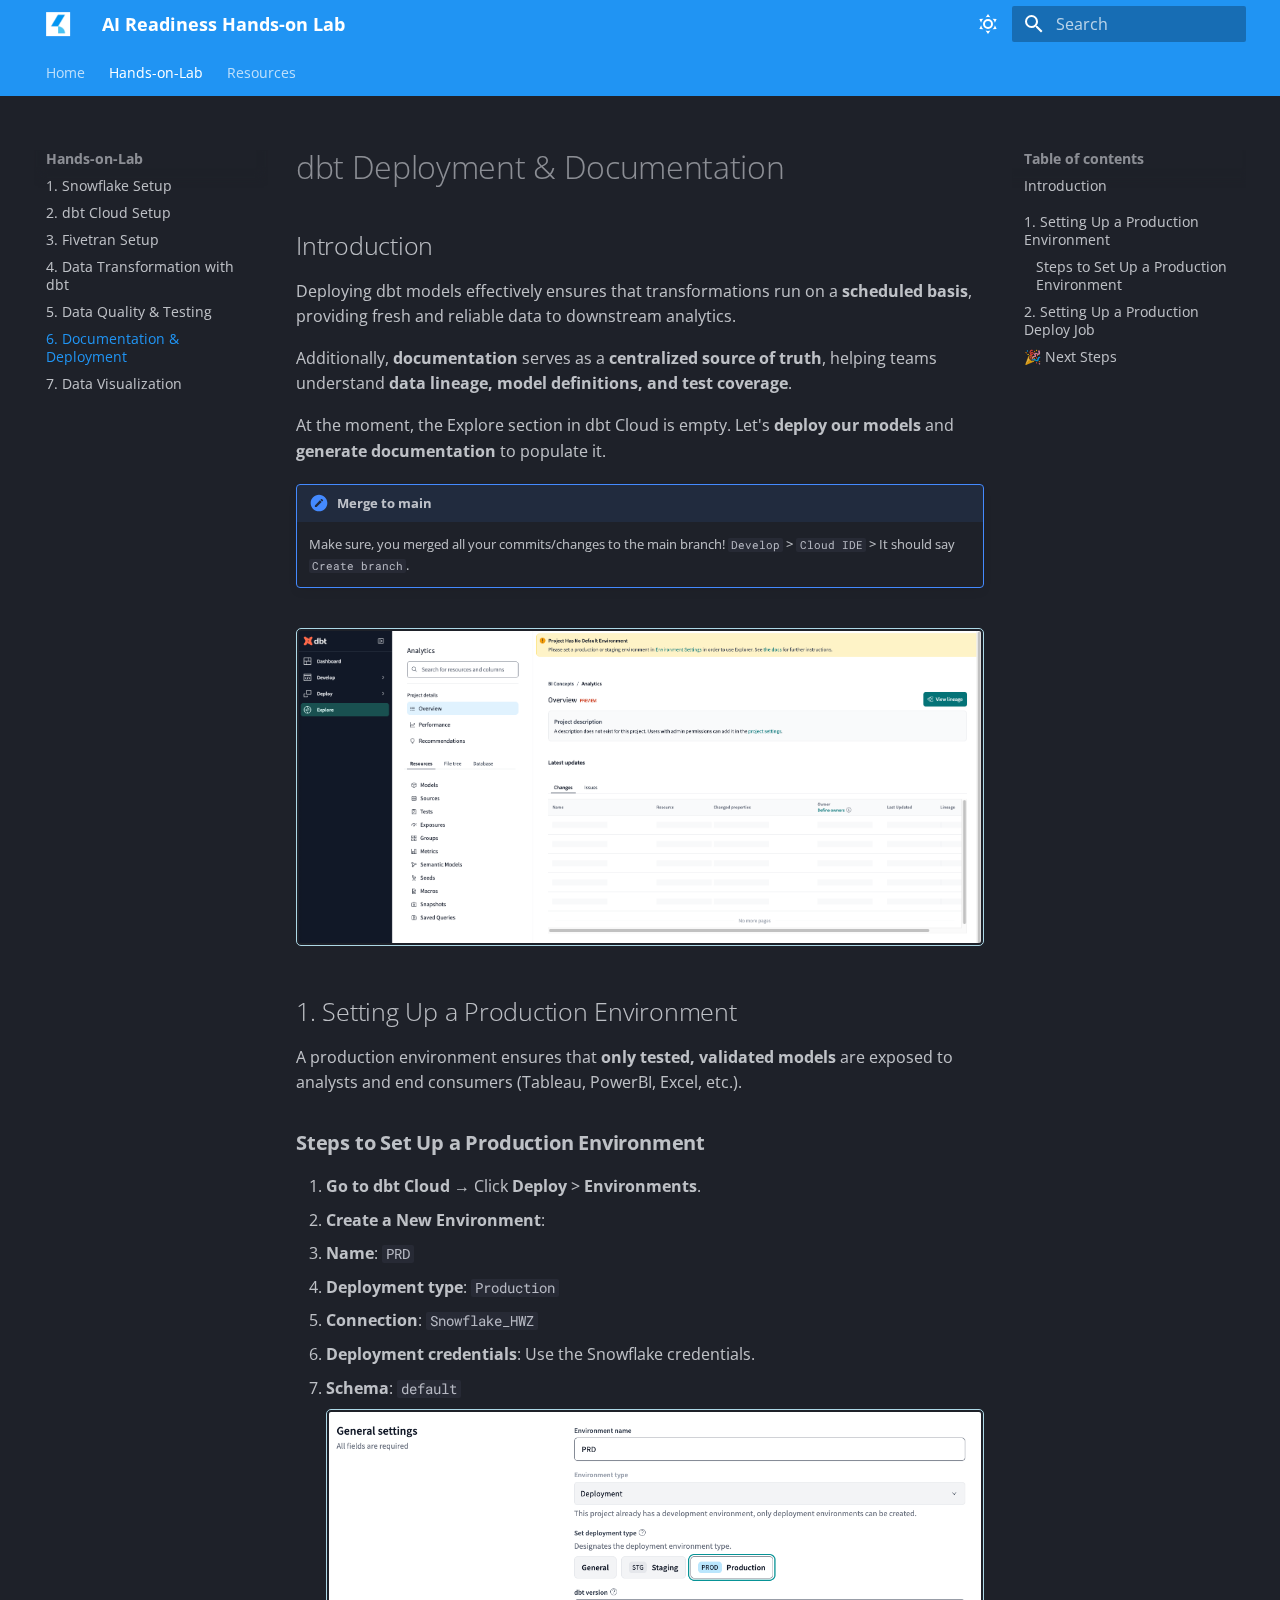
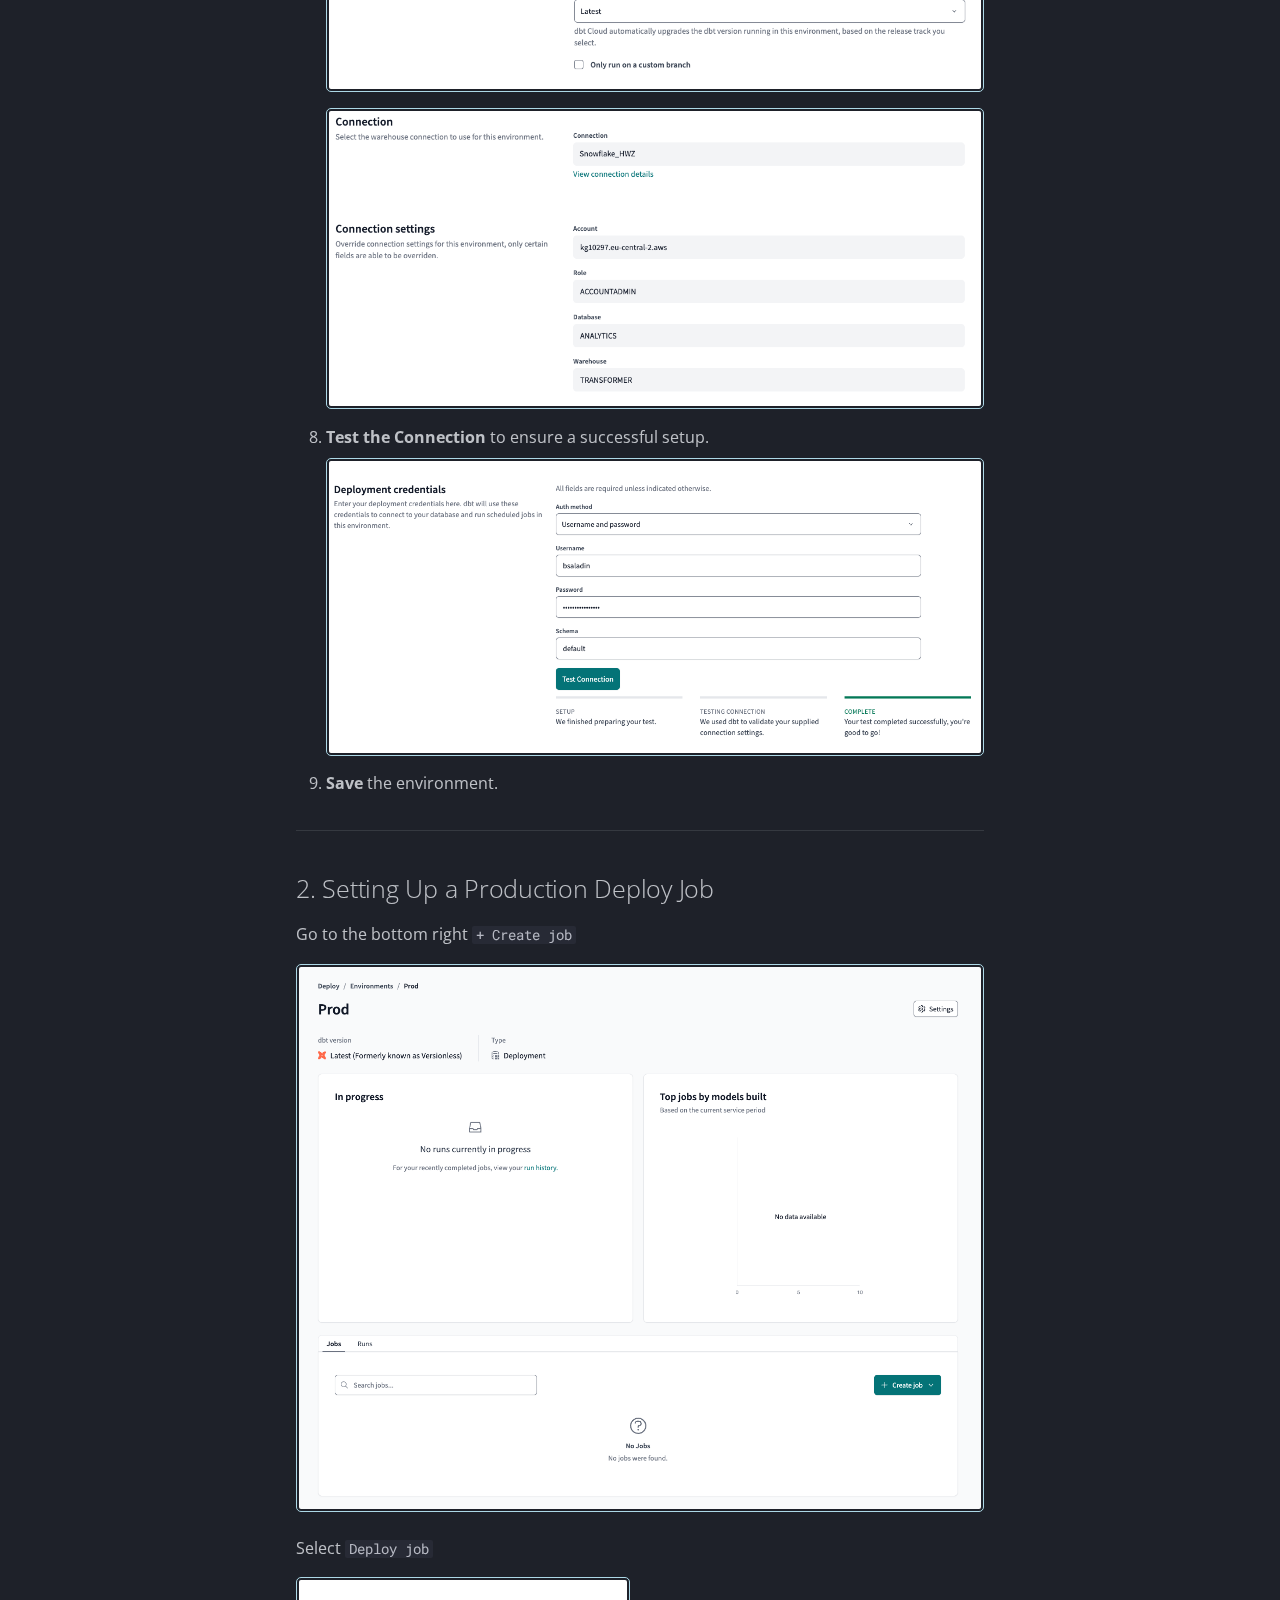
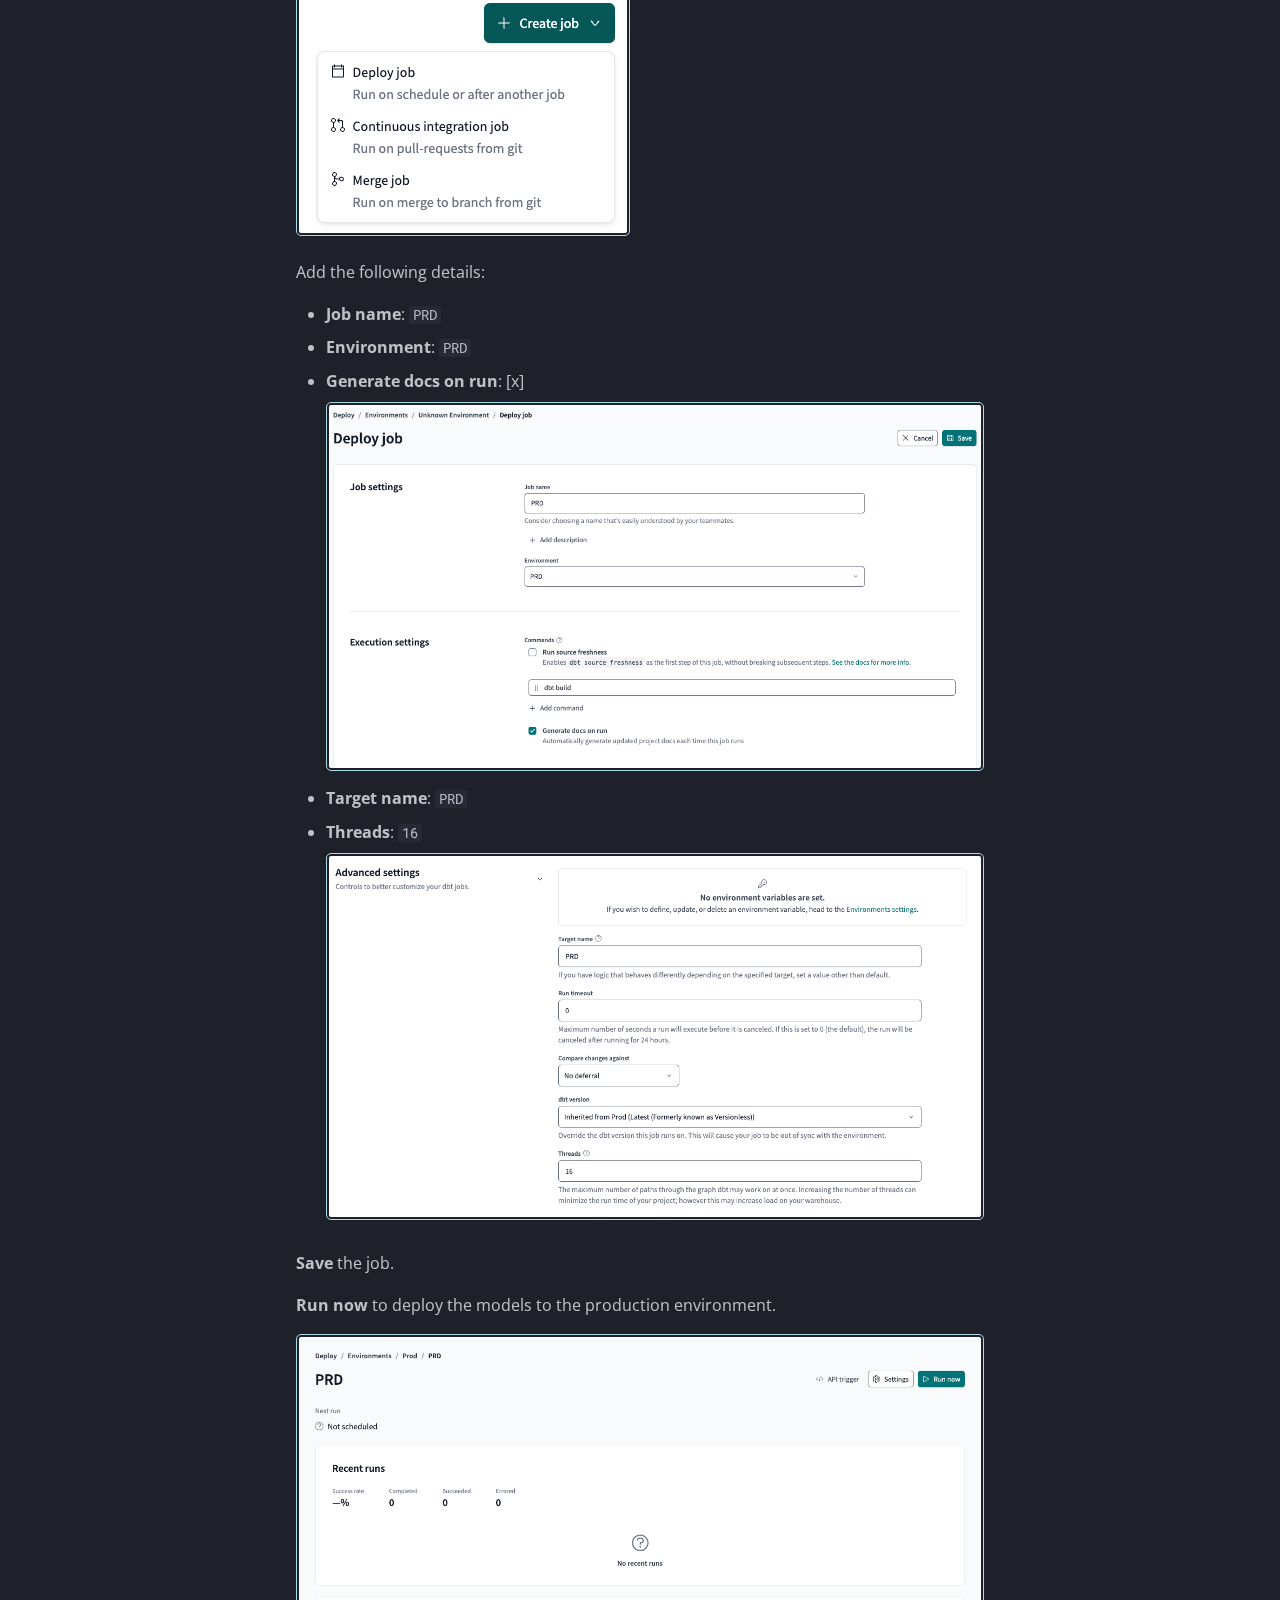
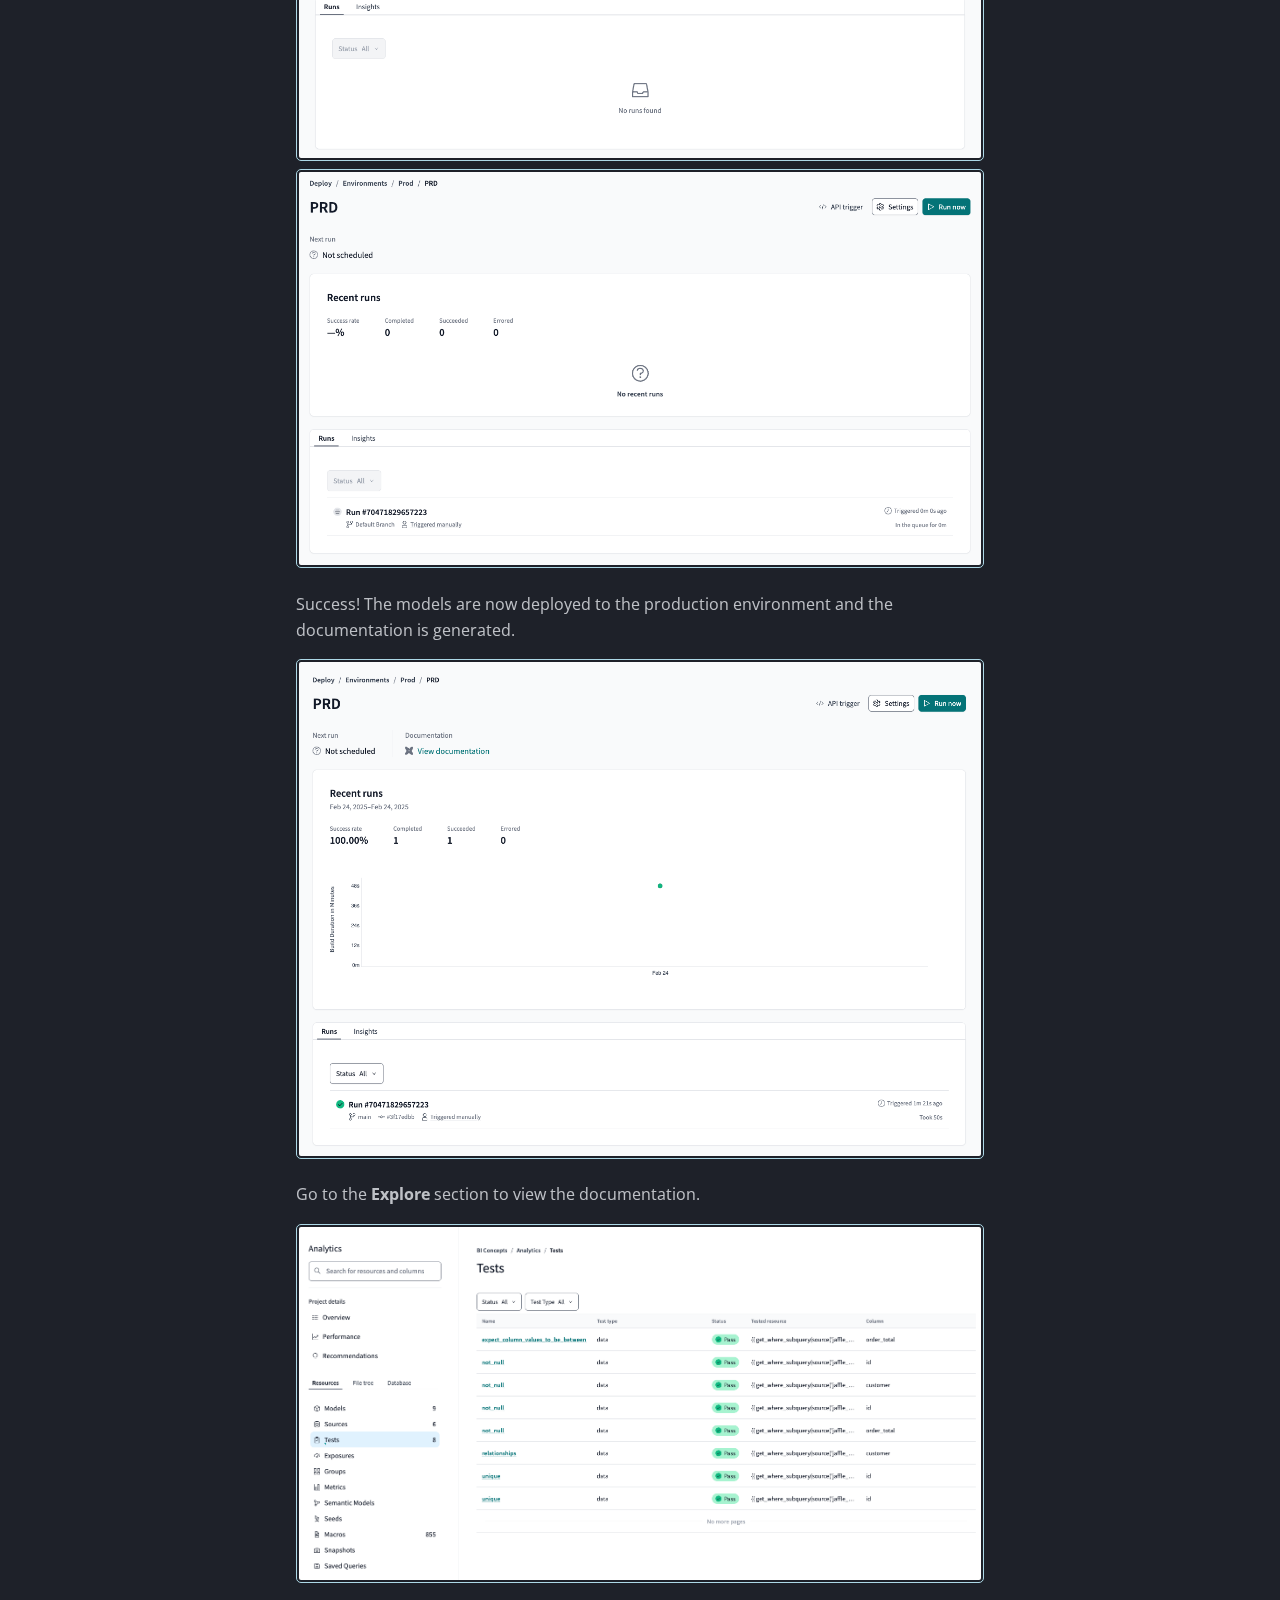
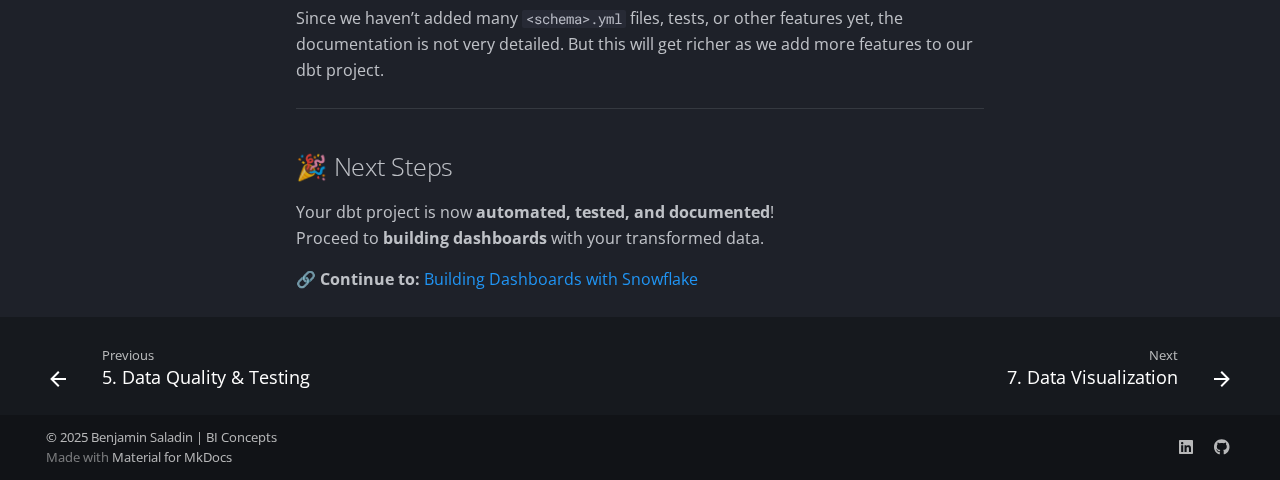
<file: dbt-deployment/index.html>
<!doctype html>
<html lang="en" class="no-js">
  <head>
    
      <meta charset="utf-8">
      <meta name="viewport" content="width=device-width,initial-scale=1">
      
      
      
        <link rel="canonical" href="https://svc-bi-concepts.github.io/test-mkdocs/dbt-deployment/">
      
      
        <link rel="prev" href="../data-quality/">
      
      
        <link rel="next" href="../data-visualization/">
      
      
      <link rel="icon" href="../assets/images/favicon.ico">
      <meta name="generator" content="mkdocs-1.6.1, mkdocs-material-9.6.7">
    
    
      
        <title>6. Documentation & Deployment - AI Readiness Hands-on Lab</title>
      
    
    
      <link rel="stylesheet" href="../assets/stylesheets/main.8608ea7d.min.css">
      
        
        <link rel="stylesheet" href="../assets/stylesheets/palette.06af60db.min.css">
      
      


    
    
      
    
    
      
        
        
        <link rel="preconnect" href="https://fonts.gstatic.com" crossorigin>
        <link rel="stylesheet" href="https://fonts.googleapis.com/css?family=Open+Sans:300,300i,400,400i,700,700i%7CRoboto+Mono:400,400i,700,700i&display=fallback">
        <style>:root{--md-text-font:"Open Sans";--md-code-font:"Roboto Mono"}</style>
      
    
    
      <link rel="stylesheet" href="../stylesheets/extra.css">
    
    <script>__md_scope=new URL("..",location),__md_hash=e=>[...e].reduce(((e,_)=>(e<<5)-e+_.charCodeAt(0)),0),__md_get=(e,_=localStorage,t=__md_scope)=>JSON.parse(_.getItem(t.pathname+"."+e)),__md_set=(e,_,t=localStorage,a=__md_scope)=>{try{t.setItem(a.pathname+"."+e,JSON.stringify(_))}catch(e){}}</script>
    
      

    
    
    
  </head>
  
  
    
    
      
    
    
    
    
    <body dir="ltr" data-md-color-scheme="slate" data-md-color-primary="blue" data-md-color-accent="deep-blue">
  
    
    <input class="md-toggle" data-md-toggle="drawer" type="checkbox" id="__drawer" autocomplete="off">
    <input class="md-toggle" data-md-toggle="search" type="checkbox" id="__search" autocomplete="off">
    <label class="md-overlay" for="__drawer"></label>
    <div data-md-component="skip">
      
        
        <a href="#dbt-deployment-documentation" class="md-skip">
          Skip to content
        </a>
      
    </div>
    <div data-md-component="announce">
      
    </div>
    
    
      

<header class="md-header" data-md-component="header">
  <nav class="md-header__inner md-grid" aria-label="Header">
    <a href=".." title="AI Readiness Hands-on Lab" class="md-header__button md-logo" aria-label="AI Readiness Hands-on Lab" data-md-component="logo">
      
  <img src="../assets/images/BI_Concepts_logo_graphic_color.png" alt="logo">

    </a>
    <label class="md-header__button md-icon" for="__drawer">
      
      <svg xmlns="http://www.w3.org/2000/svg" viewBox="0 0 24 24"><path d="M3 6h18v2H3zm0 5h18v2H3zm0 5h18v2H3z"/></svg>
    </label>
    <div class="md-header__title" data-md-component="header-title">
      <div class="md-header__ellipsis">
        <div class="md-header__topic">
          <span class="md-ellipsis">
            AI Readiness Hands-on Lab
          </span>
        </div>
        <div class="md-header__topic" data-md-component="header-topic">
          <span class="md-ellipsis">
            
              6. Documentation & Deployment
            
          </span>
        </div>
      </div>
    </div>
    
      
        <form class="md-header__option" data-md-component="palette">
  
    
    
    
    <input class="md-option" data-md-color-media="" data-md-color-scheme="slate" data-md-color-primary="blue" data-md-color-accent="deep-blue"  aria-label="Dark mode"  type="radio" name="__palette" id="__palette_0">
    
      <label class="md-header__button md-icon" title="Dark mode" for="__palette_1" hidden>
        <svg xmlns="http://www.w3.org/2000/svg" viewBox="0 0 24 24"><path d="M12 7a5 5 0 0 1 5 5 5 5 0 0 1-5 5 5 5 0 0 1-5-5 5 5 0 0 1 5-5m0 2a3 3 0 0 0-3 3 3 3 0 0 0 3 3 3 3 0 0 0 3-3 3 3 0 0 0-3-3m0-7 2.39 3.42C13.65 5.15 12.84 5 12 5s-1.65.15-2.39.42zM3.34 7l4.16-.35A7.2 7.2 0 0 0 5.94 8.5c-.44.74-.69 1.5-.83 2.29zm.02 10 1.76-3.77a7.131 7.131 0 0 0 2.38 4.14zM20.65 7l-1.77 3.79a7.02 7.02 0 0 0-2.38-4.15zm-.01 10-4.14.36c.59-.51 1.12-1.14 1.54-1.86.42-.73.69-1.5.83-2.29zM12 22l-2.41-3.44c.74.27 1.55.44 2.41.44.82 0 1.63-.17 2.37-.44z"/></svg>
      </label>
    
  
    
    
    
    <input class="md-option" data-md-color-media="" data-md-color-scheme="default" data-md-color-primary="blue" data-md-color-accent="deep-orange"  aria-label="Light mode"  type="radio" name="__palette" id="__palette_1">
    
      <label class="md-header__button md-icon" title="Light mode" for="__palette_0" hidden>
        <svg xmlns="http://www.w3.org/2000/svg" viewBox="0 0 24 24"><path d="m17.75 4.09-2.53 1.94.91 3.06-2.63-1.81-2.63 1.81.91-3.06-2.53-1.94L12.44 4l1.06-3 1.06 3zm3.5 6.91-1.64 1.25.59 1.98-1.7-1.17-1.7 1.17.59-1.98L15.75 11l2.06-.05L18.5 9l.69 1.95zm-2.28 4.95c.83-.08 1.72 1.1 1.19 1.85-.32.45-.66.87-1.08 1.27C15.17 23 8.84 23 4.94 19.07c-3.91-3.9-3.91-10.24 0-14.14.4-.4.82-.76 1.27-1.08.75-.53 1.93.36 1.85 1.19-.27 2.86.69 5.83 2.89 8.02a9.96 9.96 0 0 0 8.02 2.89m-1.64 2.02a12.08 12.08 0 0 1-7.8-3.47c-2.17-2.19-3.33-5-3.49-7.82-2.81 3.14-2.7 7.96.31 10.98 3.02 3.01 7.84 3.12 10.98.31"/></svg>
      </label>
    
  
</form>
      
    
    
      <script>var palette=__md_get("__palette");if(palette&&palette.color){if("(prefers-color-scheme)"===palette.color.media){var media=matchMedia("(prefers-color-scheme: light)"),input=document.querySelector(media.matches?"[data-md-color-media='(prefers-color-scheme: light)']":"[data-md-color-media='(prefers-color-scheme: dark)']");palette.color.media=input.getAttribute("data-md-color-media"),palette.color.scheme=input.getAttribute("data-md-color-scheme"),palette.color.primary=input.getAttribute("data-md-color-primary"),palette.color.accent=input.getAttribute("data-md-color-accent")}for(var[key,value]of Object.entries(palette.color))document.body.setAttribute("data-md-color-"+key,value)}</script>
    
    
    
      <label class="md-header__button md-icon" for="__search">
        
        <svg xmlns="http://www.w3.org/2000/svg" viewBox="0 0 24 24"><path d="M9.5 3A6.5 6.5 0 0 1 16 9.5c0 1.61-.59 3.09-1.56 4.23l.27.27h.79l5 5-1.5 1.5-5-5v-.79l-.27-.27A6.52 6.52 0 0 1 9.5 16 6.5 6.5 0 0 1 3 9.5 6.5 6.5 0 0 1 9.5 3m0 2C7 5 5 7 5 9.5S7 14 9.5 14 14 12 14 9.5 12 5 9.5 5"/></svg>
      </label>
      <div class="md-search" data-md-component="search" role="dialog">
  <label class="md-search__overlay" for="__search"></label>
  <div class="md-search__inner" role="search">
    <form class="md-search__form" name="search">
      <input type="text" class="md-search__input" name="query" aria-label="Search" placeholder="Search" autocapitalize="off" autocorrect="off" autocomplete="off" spellcheck="false" data-md-component="search-query" required>
      <label class="md-search__icon md-icon" for="__search">
        
        <svg xmlns="http://www.w3.org/2000/svg" viewBox="0 0 24 24"><path d="M9.5 3A6.5 6.5 0 0 1 16 9.5c0 1.61-.59 3.09-1.56 4.23l.27.27h.79l5 5-1.5 1.5-5-5v-.79l-.27-.27A6.52 6.52 0 0 1 9.5 16 6.5 6.5 0 0 1 3 9.5 6.5 6.5 0 0 1 9.5 3m0 2C7 5 5 7 5 9.5S7 14 9.5 14 14 12 14 9.5 12 5 9.5 5"/></svg>
        
        <svg xmlns="http://www.w3.org/2000/svg" viewBox="0 0 24 24"><path d="M20 11v2H8l5.5 5.5-1.42 1.42L4.16 12l7.92-7.92L13.5 5.5 8 11z"/></svg>
      </label>
      <nav class="md-search__options" aria-label="Search">
        
          <a href="javascript:void(0)" class="md-search__icon md-icon" title="Share" aria-label="Share" data-clipboard data-clipboard-text="" data-md-component="search-share" tabindex="-1">
            
            <svg xmlns="http://www.w3.org/2000/svg" viewBox="0 0 24 24"><path d="M18 16.08c-.76 0-1.44.3-1.96.77L8.91 12.7c.05-.23.09-.46.09-.7s-.04-.47-.09-.7l7.05-4.11c.54.5 1.25.81 2.04.81a3 3 0 0 0 3-3 3 3 0 0 0-3-3 3 3 0 0 0-3 3c0 .24.04.47.09.7L8.04 9.81C7.5 9.31 6.79 9 6 9a3 3 0 0 0-3 3 3 3 0 0 0 3 3c.79 0 1.5-.31 2.04-.81l7.12 4.15c-.05.21-.08.43-.08.66 0 1.61 1.31 2.91 2.92 2.91s2.92-1.3 2.92-2.91A2.92 2.92 0 0 0 18 16.08"/></svg>
          </a>
        
        <button type="reset" class="md-search__icon md-icon" title="Clear" aria-label="Clear" tabindex="-1">
          
          <svg xmlns="http://www.w3.org/2000/svg" viewBox="0 0 24 24"><path d="M19 6.41 17.59 5 12 10.59 6.41 5 5 6.41 10.59 12 5 17.59 6.41 19 12 13.41 17.59 19 19 17.59 13.41 12z"/></svg>
        </button>
      </nav>
      
        <div class="md-search__suggest" data-md-component="search-suggest"></div>
      
    </form>
    <div class="md-search__output">
      <div class="md-search__scrollwrap" tabindex="0" data-md-scrollfix>
        <div class="md-search-result" data-md-component="search-result">
          <div class="md-search-result__meta">
            Initializing search
          </div>
          <ol class="md-search-result__list" role="presentation"></ol>
        </div>
      </div>
    </div>
  </div>
</div>
    
    
  </nav>
  
</header>
    
    <div class="md-container" data-md-component="container">
      
      
        
          
            
<nav class="md-tabs" aria-label="Tabs" data-md-component="tabs">
  <div class="md-grid">
    <ul class="md-tabs__list">
      
        
  
  
  
    <li class="md-tabs__item">
      <a href=".." class="md-tabs__link">
        
  
    
  
  Home

      </a>
    </li>
  

      
        
  
  
    
  
  
    
    
      <li class="md-tabs__item md-tabs__item--active">
        <a href="../snowflake-setup/" class="md-tabs__link">
          
  
    
  
  Hands-on-Lab

        </a>
      </li>
    
  

      
        
  
  
  
    <li class="md-tabs__item">
      <a href="../resources/" class="md-tabs__link">
        
  
    
  
  Resources

      </a>
    </li>
  

      
    </ul>
  </div>
</nav>
          
        
      
      <main class="md-main" data-md-component="main">
        <div class="md-main__inner md-grid">
          
            
              
              <div class="md-sidebar md-sidebar--primary" data-md-component="sidebar" data-md-type="navigation" >
                <div class="md-sidebar__scrollwrap">
                  <div class="md-sidebar__inner">
                    


  


<nav class="md-nav md-nav--primary md-nav--lifted" aria-label="Navigation" data-md-level="0">
  <label class="md-nav__title" for="__drawer">
    <a href=".." title="AI Readiness Hands-on Lab" class="md-nav__button md-logo" aria-label="AI Readiness Hands-on Lab" data-md-component="logo">
      
  <img src="../assets/images/BI_Concepts_logo_graphic_color.png" alt="logo">

    </a>
    AI Readiness Hands-on Lab
  </label>
  
  <ul class="md-nav__list" data-md-scrollfix>
    
      
      
  
  
  
  
    <li class="md-nav__item">
      <a href=".." class="md-nav__link">
        
  
  <span class="md-ellipsis">
    Home
    
  </span>
  

      </a>
    </li>
  

    
      
      
  
  
    
  
  
  
    
    
      
        
      
        
      
        
      
        
      
        
      
        
      
        
      
    
    
      
        
        
      
      
        
      
    
    
    <li class="md-nav__item md-nav__item--active md-nav__item--section md-nav__item--nested">
      
        
        
        <input class="md-nav__toggle md-toggle " type="checkbox" id="__nav_2" checked>
        
          
          <label class="md-nav__link" for="__nav_2" id="__nav_2_label" tabindex="">
            
  
  <span class="md-ellipsis">
    Hands-on-Lab
    
  </span>
  

            <span class="md-nav__icon md-icon"></span>
          </label>
        
        <nav class="md-nav" data-md-level="1" aria-labelledby="__nav_2_label" aria-expanded="true">
          <label class="md-nav__title" for="__nav_2">
            <span class="md-nav__icon md-icon"></span>
            Hands-on-Lab
          </label>
          <ul class="md-nav__list" data-md-scrollfix>
            
              
                
  
  
  
  
    <li class="md-nav__item">
      <a href="../snowflake-setup/" class="md-nav__link">
        
  
  <span class="md-ellipsis">
    1. Snowflake Setup
    
  </span>
  

      </a>
    </li>
  

              
            
              
                
  
  
  
  
    <li class="md-nav__item">
      <a href="../dbt-setup/" class="md-nav__link">
        
  
  <span class="md-ellipsis">
    2. dbt Cloud Setup
    
  </span>
  

      </a>
    </li>
  

              
            
              
                
  
  
  
  
    <li class="md-nav__item">
      <a href="../fivetran-setup/" class="md-nav__link">
        
  
  <span class="md-ellipsis">
    3. Fivetran Setup
    
  </span>
  

      </a>
    </li>
  

              
            
              
                
  
  
  
  
    <li class="md-nav__item">
      <a href="../dbt-transformation/" class="md-nav__link">
        
  
  <span class="md-ellipsis">
    4. Data Transformation with dbt
    
  </span>
  

      </a>
    </li>
  

              
            
              
                
  
  
  
  
    <li class="md-nav__item">
      <a href="../data-quality/" class="md-nav__link">
        
  
  <span class="md-ellipsis">
    5. Data Quality & Testing
    
  </span>
  

      </a>
    </li>
  

              
            
              
                
  
  
    
  
  
  
    <li class="md-nav__item md-nav__item--active">
      
      <input class="md-nav__toggle md-toggle" type="checkbox" id="__toc">
      
      
        
      
      
        <label class="md-nav__link md-nav__link--active" for="__toc">
          
  
  <span class="md-ellipsis">
    6. Documentation & Deployment
    
  </span>
  

          <span class="md-nav__icon md-icon"></span>
        </label>
      
      <a href="./" class="md-nav__link md-nav__link--active">
        
  
  <span class="md-ellipsis">
    6. Documentation & Deployment
    
  </span>
  

      </a>
      
        

<nav class="md-nav md-nav--secondary" aria-label="Table of contents">
  
  
  
    
  
  
    <label class="md-nav__title" for="__toc">
      <span class="md-nav__icon md-icon"></span>
      Table of contents
    </label>
    <ul class="md-nav__list" data-md-component="toc" data-md-scrollfix>
      
        <li class="md-nav__item">
  <a href="#introduction" class="md-nav__link">
    <span class="md-ellipsis">
      Introduction
    </span>
  </a>
  
</li>
      
        <li class="md-nav__item">
  <a href="#_1" class="md-nav__link">
    <span class="md-ellipsis">
      
    </span>
  </a>
  
</li>
      
        <li class="md-nav__item">
  <a href="#1-setting-up-a-production-environment" class="md-nav__link">
    <span class="md-ellipsis">
      1. Setting Up a Production Environment
    </span>
  </a>
  
    <nav class="md-nav" aria-label="1. Setting Up a Production Environment">
      <ul class="md-nav__list">
        
          <li class="md-nav__item">
  <a href="#steps-to-set-up-a-production-environment" class="md-nav__link">
    <span class="md-ellipsis">
      Steps to Set Up a Production Environment
    </span>
  </a>
  
</li>
        
      </ul>
    </nav>
  
</li>
      
        <li class="md-nav__item">
  <a href="#2-setting-up-a-production-deploy-job" class="md-nav__link">
    <span class="md-ellipsis">
      2. Setting Up a Production Deploy Job
    </span>
  </a>
  
</li>
      
        <li class="md-nav__item">
  <a href="#next-steps" class="md-nav__link">
    <span class="md-ellipsis">
      🎉 Next Steps
    </span>
  </a>
  
</li>
      
    </ul>
  
</nav>
      
    </li>
  

              
            
              
                
  
  
  
  
    <li class="md-nav__item">
      <a href="../data-visualization/" class="md-nav__link">
        
  
  <span class="md-ellipsis">
    7. Data Visualization
    
  </span>
  

      </a>
    </li>
  

              
            
          </ul>
        </nav>
      
    </li>
  

    
      
      
  
  
  
  
    <li class="md-nav__item">
      <a href="../resources/" class="md-nav__link">
        
  
  <span class="md-ellipsis">
    Resources
    
  </span>
  

      </a>
    </li>
  

    
  </ul>
</nav>
                  </div>
                </div>
              </div>
            
            
              
              <div class="md-sidebar md-sidebar--secondary" data-md-component="sidebar" data-md-type="toc" >
                <div class="md-sidebar__scrollwrap">
                  <div class="md-sidebar__inner">
                    

<nav class="md-nav md-nav--secondary" aria-label="Table of contents">
  
  
  
    
  
  
    <label class="md-nav__title" for="__toc">
      <span class="md-nav__icon md-icon"></span>
      Table of contents
    </label>
    <ul class="md-nav__list" data-md-component="toc" data-md-scrollfix>
      
        <li class="md-nav__item">
  <a href="#introduction" class="md-nav__link">
    <span class="md-ellipsis">
      Introduction
    </span>
  </a>
  
</li>
      
        <li class="md-nav__item">
  <a href="#_1" class="md-nav__link">
    <span class="md-ellipsis">
      
    </span>
  </a>
  
</li>
      
        <li class="md-nav__item">
  <a href="#1-setting-up-a-production-environment" class="md-nav__link">
    <span class="md-ellipsis">
      1. Setting Up a Production Environment
    </span>
  </a>
  
    <nav class="md-nav" aria-label="1. Setting Up a Production Environment">
      <ul class="md-nav__list">
        
          <li class="md-nav__item">
  <a href="#steps-to-set-up-a-production-environment" class="md-nav__link">
    <span class="md-ellipsis">
      Steps to Set Up a Production Environment
    </span>
  </a>
  
</li>
        
      </ul>
    </nav>
  
</li>
      
        <li class="md-nav__item">
  <a href="#2-setting-up-a-production-deploy-job" class="md-nav__link">
    <span class="md-ellipsis">
      2. Setting Up a Production Deploy Job
    </span>
  </a>
  
</li>
      
        <li class="md-nav__item">
  <a href="#next-steps" class="md-nav__link">
    <span class="md-ellipsis">
      🎉 Next Steps
    </span>
  </a>
  
</li>
      
    </ul>
  
</nav>
                  </div>
                </div>
              </div>
            
          
          
            <div class="md-content" data-md-component="content">
              <article class="md-content__inner md-typeset">
                
                  



<h1 id="dbt-deployment-documentation">dbt Deployment &amp; Documentation</h1>
<h2 id="introduction">Introduction</h2>
<p>Deploying dbt models effectively ensures that transformations run on a <strong>scheduled basis</strong>, providing fresh and reliable data to downstream analytics.</p>
<p>Additionally, <strong>documentation</strong> serves as a <strong>centralized source of truth</strong>, helping teams understand <strong>data lineage, model definitions, and test coverage</strong>.</p>
<p>At the moment, the Explore section in dbt Cloud is empty. Let's <strong>deploy our models</strong> and <strong>generate documentation</strong> to populate it.</p>
<div class="admonition note">
<p class="admonition-title">Merge to main</p>
<p>Make sure, you merged all your commits/changes to the main branch!
<code>Develop</code> &gt; <code>Cloud IDE</code> &gt; It should say <code>Create branch</code>.</p>
</div>
<h2 id="_1"><img alt="dbt Cloud Explore Section" src="../assets/screenshots/dbtDoc/dbtDoc1.png" /></h2>
<h2 id="1-setting-up-a-production-environment">1. Setting Up a Production Environment</h2>
<p>A production environment ensures that <strong>only tested, validated models</strong> are exposed to analysts and end consumers (Tableau, PowerBI, Excel, etc.).</p>
<h3 id="steps-to-set-up-a-production-environment"><strong>Steps to Set Up a Production Environment</strong></h3>
<ol>
<li><strong>Go to dbt Cloud</strong> → Click <strong>Deploy</strong> &gt; <strong>Environments</strong>.</li>
<li><strong>Create a New Environment</strong>:</li>
<li><strong>Name</strong>: <code>PRD</code></li>
<li><strong>Deployment type</strong>: <code>Production</code></li>
<li><strong>Connection</strong>: <code>Snowflake_HWZ</code></li>
<li><strong>Deployment credentials</strong>: Use the Snowflake credentials.</li>
<li>
<p><strong>Schema</strong>: <code>default</code></p>
<p><img alt="dbt Production Environment" src="../assets/screenshots/dbtDoc/dbtDoc2.png" /></p>
<p><img alt="dbt Production Environment" src="../assets/screenshots/dbtDoc/dbtDoc3.png" /></p>
</li>
<li>
<p><strong>Test the Connection</strong> to ensure a successful setup.</p>
<p><img alt="dbt Production Environment" src="../assets/screenshots/dbtDoc/dbtDoc4.png" /></p>
</li>
<li>
<p><strong>Save</strong> the environment.</p>
</li>
</ol>
<hr />
<h2 id="2-setting-up-a-production-deploy-job">2. Setting Up a Production Deploy Job</h2>
<p>Go to the bottom right <code>+ Create job</code></p>
<p><img alt="dbt Production Deploy Job" src="../assets/screenshots/dbtDoc/dbtDoc5.png" /></p>
<p>Select <code>Deploy job</code></p>
<p><img alt="dbt Production Deploy Job" src="../assets/screenshots/dbtDoc/dbtDoc6.png" /></p>
<p>Add the following details:</p>
<ul>
<li><strong>Job name</strong>: <code>PRD</code></li>
<li><strong>Environment</strong>: <code>PRD</code></li>
<li>
<p><strong>Generate docs on run</strong>: [x]</p>
<p><img alt="dbt Production Deploy Job" src="../assets/screenshots/dbtDoc/dbtDoc7.png" /></p>
</li>
<li>
<p><strong>Target name</strong>: <code>PRD</code></p>
</li>
<li>
<p><strong>Threads</strong>: <code>16</code></p>
<p><img alt="dbt Production Deploy Job" src="../assets/screenshots/dbtDoc/dbtDoc8.png" /></p>
</li>
</ul>
<p><strong>Save</strong> the job.</p>
<p><strong>Run now</strong> to deploy the models to the production environment.</p>
<p><img alt="dbt Production Deploy Job" src="../assets/screenshots/dbtDoc/dbtDoc9.png" />
<img alt="dbt Production Deploy Job" src="../assets/screenshots/dbtDoc/dbtDoc10.png" /></p>
<p>Success! The models are now deployed to the production environment and the documentation is generated.</p>
<p><img alt="dbt Production Deploy Job" src="../assets/screenshots/dbtDoc/dbtDoc11.png" /></p>
<p>Go to the <strong>Explore</strong> section to view the documentation.</p>
<p><img alt="dbt Production Deploy Job" src="../assets/screenshots/dbtDoc/dbtDoc12.png" /></p>
<p>Since we haven’t added many <code>&lt;schema&gt;.yml</code> files, tests, or other features yet, the documentation is not very detailed. But this will get richer as we add more features to our dbt project.</p>
<hr />
<h2 id="next-steps">🎉 Next Steps</h2>
<p>Your dbt project is now <strong>automated, tested, and documented</strong>!<br />
Proceed to <strong>building dashboards</strong> with your transformed data.</p>
<p>🔗 <strong>Continue to:</strong> <a href="../data-visualization/">Building Dashboards with Snowflake</a></p>












                
              </article>
            </div>
          
          
<script>var target=document.getElementById(location.hash.slice(1));target&&target.name&&(target.checked=target.name.startsWith("__tabbed_"))</script>
        </div>
        
          <button type="button" class="md-top md-icon" data-md-component="top" hidden>
  
  <svg xmlns="http://www.w3.org/2000/svg" viewBox="0 0 24 24"><path d="M13 20h-2V8l-5.5 5.5-1.42-1.42L12 4.16l7.92 7.92-1.42 1.42L13 8z"/></svg>
  Back to top
</button>
        
      </main>
      
        <footer class="md-footer">
  
    
      
      <nav class="md-footer__inner md-grid" aria-label="Footer" >
        
          
          <a href="../data-quality/" class="md-footer__link md-footer__link--prev" aria-label="Previous: 5. Data Quality &amp; Testing">
            <div class="md-footer__button md-icon">
              
              <svg xmlns="http://www.w3.org/2000/svg" viewBox="0 0 24 24"><path d="M20 11v2H8l5.5 5.5-1.42 1.42L4.16 12l7.92-7.92L13.5 5.5 8 11z"/></svg>
            </div>
            <div class="md-footer__title">
              <span class="md-footer__direction">
                Previous
              </span>
              <div class="md-ellipsis">
                5. Data Quality & Testing
              </div>
            </div>
          </a>
        
        
          
          <a href="../data-visualization/" class="md-footer__link md-footer__link--next" aria-label="Next: 7. Data Visualization">
            <div class="md-footer__title">
              <span class="md-footer__direction">
                Next
              </span>
              <div class="md-ellipsis">
                7. Data Visualization
              </div>
            </div>
            <div class="md-footer__button md-icon">
              
              <svg xmlns="http://www.w3.org/2000/svg" viewBox="0 0 24 24"><path d="M4 11v2h12l-5.5 5.5 1.42 1.42L19.84 12l-7.92-7.92L10.5 5.5 16 11z"/></svg>
            </div>
          </a>
        
      </nav>
    
  
  <div class="md-footer-meta md-typeset">
    <div class="md-footer-meta__inner md-grid">
      <div class="md-copyright">
  
    <div class="md-copyright__highlight">
      &copy; 2025 <a href="https://www.bi-concepts.ch/team/benjamin-saladin"  target="_blank" rel="noopener">Benjamin Saladin</a> | <a href="https://www.bi-concepts.ch"  target="_blank" rel="noopener">BI Concepts</a>

    </div>
  
  
    Made with
    <a href="https://squidfunk.github.io/mkdocs-material/" target="_blank" rel="noopener">
      Material for MkDocs
    </a>
  
</div>
      
        <div class="md-social">
  
    
    
    
    
      
      
    
    <a href="https://www.linkedin.com/in/benjamin-saladin" target="_blank" rel="noopener" title="www.linkedin.com" class="md-social__link">
      <svg xmlns="http://www.w3.org/2000/svg" viewBox="0 0 448 512"><!--! Font Awesome Free 6.7.2 by @fontawesome - https://fontawesome.com License - https://fontawesome.com/license/free (Icons: CC BY 4.0, Fonts: SIL OFL 1.1, Code: MIT License) Copyright 2024 Fonticons, Inc.--><path d="M416 32H31.9C14.3 32 0 46.5 0 64.3v383.4C0 465.5 14.3 480 31.9 480H416c17.6 0 32-14.5 32-32.3V64.3c0-17.8-14.4-32.3-32-32.3M135.4 416H69V202.2h66.5V416zm-33.2-243c-21.3 0-38.5-17.3-38.5-38.5S80.9 96 102.2 96c21.2 0 38.5 17.3 38.5 38.5 0 21.3-17.2 38.5-38.5 38.5m282.1 243h-66.4V312c0-24.8-.5-56.7-34.5-56.7-34.6 0-39.9 27-39.9 54.9V416h-66.4V202.2h63.7v29.2h.9c8.9-16.8 30.6-34.5 62.9-34.5 67.2 0 79.7 44.3 79.7 101.9z"/></svg>
    </a>
  
    
    
    
    
      
      
    
    <a href="https://github.com/svc-bi-concepts" target="_blank" rel="noopener" title="github.com" class="md-social__link">
      <svg xmlns="http://www.w3.org/2000/svg" viewBox="0 0 496 512"><!--! Font Awesome Free 6.7.2 by @fontawesome - https://fontawesome.com License - https://fontawesome.com/license/free (Icons: CC BY 4.0, Fonts: SIL OFL 1.1, Code: MIT License) Copyright 2024 Fonticons, Inc.--><path d="M165.9 397.4c0 2-2.3 3.6-5.2 3.6-3.3.3-5.6-1.3-5.6-3.6 0-2 2.3-3.6 5.2-3.6 3-.3 5.6 1.3 5.6 3.6m-31.1-4.5c-.7 2 1.3 4.3 4.3 4.9 2.6 1 5.6 0 6.2-2s-1.3-4.3-4.3-5.2c-2.6-.7-5.5.3-6.2 2.3m44.2-1.7c-2.9.7-4.9 2.6-4.6 4.9.3 2 2.9 3.3 5.9 2.6 2.9-.7 4.9-2.6 4.6-4.6-.3-1.9-3-3.2-5.9-2.9M244.8 8C106.1 8 0 113.3 0 252c0 110.9 69.8 205.8 169.5 239.2 12.8 2.3 17.3-5.6 17.3-12.1 0-6.2-.3-40.4-.3-61.4 0 0-70 15-84.7-29.8 0 0-11.4-29.1-27.8-36.6 0 0-22.9-15.7 1.6-15.4 0 0 24.9 2 38.6 25.8 21.9 38.6 58.6 27.5 72.9 20.9 2.3-16 8.8-27.1 16-33.7-55.9-6.2-112.3-14.3-112.3-110.5 0-27.5 7.6-41.3 23.6-58.9-2.6-6.5-11.1-33.3 2.6-67.9 20.9-6.5 69 27 69 27 20-5.6 41.5-8.5 62.8-8.5s42.8 2.9 62.8 8.5c0 0 48.1-33.6 69-27 13.7 34.7 5.2 61.4 2.6 67.9 16 17.7 25.8 31.5 25.8 58.9 0 96.5-58.9 104.2-114.8 110.5 9.2 7.9 17 22.9 17 46.4 0 33.7-.3 75.4-.3 83.6 0 6.5 4.6 14.4 17.3 12.1C428.2 457.8 496 362.9 496 252 496 113.3 383.5 8 244.8 8M97.2 352.9c-1.3 1-1 3.3.7 5.2 1.6 1.6 3.9 2.3 5.2 1 1.3-1 1-3.3-.7-5.2-1.6-1.6-3.9-2.3-5.2-1m-10.8-8.1c-.7 1.3.3 2.9 2.3 3.9 1.6 1 3.6.7 4.3-.7.7-1.3-.3-2.9-2.3-3.9-2-.6-3.6-.3-4.3.7m32.4 35.6c-1.6 1.3-1 4.3 1.3 6.2 2.3 2.3 5.2 2.6 6.5 1 1.3-1.3.7-4.3-1.3-6.2-2.2-2.3-5.2-2.6-6.5-1m-11.4-14.7c-1.6 1-1.6 3.6 0 5.9s4.3 3.3 5.6 2.3c1.6-1.3 1.6-3.9 0-6.2-1.4-2.3-4-3.3-5.6-2"/></svg>
    </a>
  
</div>
      
    </div>
  </div>
</footer>
      
    </div>
    <div class="md-dialog" data-md-component="dialog">
      <div class="md-dialog__inner md-typeset"></div>
    </div>
    
    
    <script id="__config" type="application/json">{"base": "..", "features": ["content.action.edit", "content.action.view", "content.code.annotate", "content.code.copy", "content.tooltips", "navigation.tabs", "navigation.sections", "navigation.footer", "navigation.indexes", "navigation.top", "navigation.tracking", "search.highlight", "search.share", "search.suggest", "toc.follow"], "search": "../assets/javascripts/workers/search.f8cc74c7.min.js", "translations": {"clipboard.copied": "Copied to clipboard", "clipboard.copy": "Copy to clipboard", "search.result.more.one": "1 more on this page", "search.result.more.other": "# more on this page", "search.result.none": "No matching documents", "search.result.one": "1 matching document", "search.result.other": "# matching documents", "search.result.placeholder": "Type to start searching", "search.result.term.missing": "Missing", "select.version": "Select version"}}</script>
    
    
      <script src="../assets/javascripts/bundle.c8b220af.min.js"></script>
      
    
  </body>
</html>
</file>
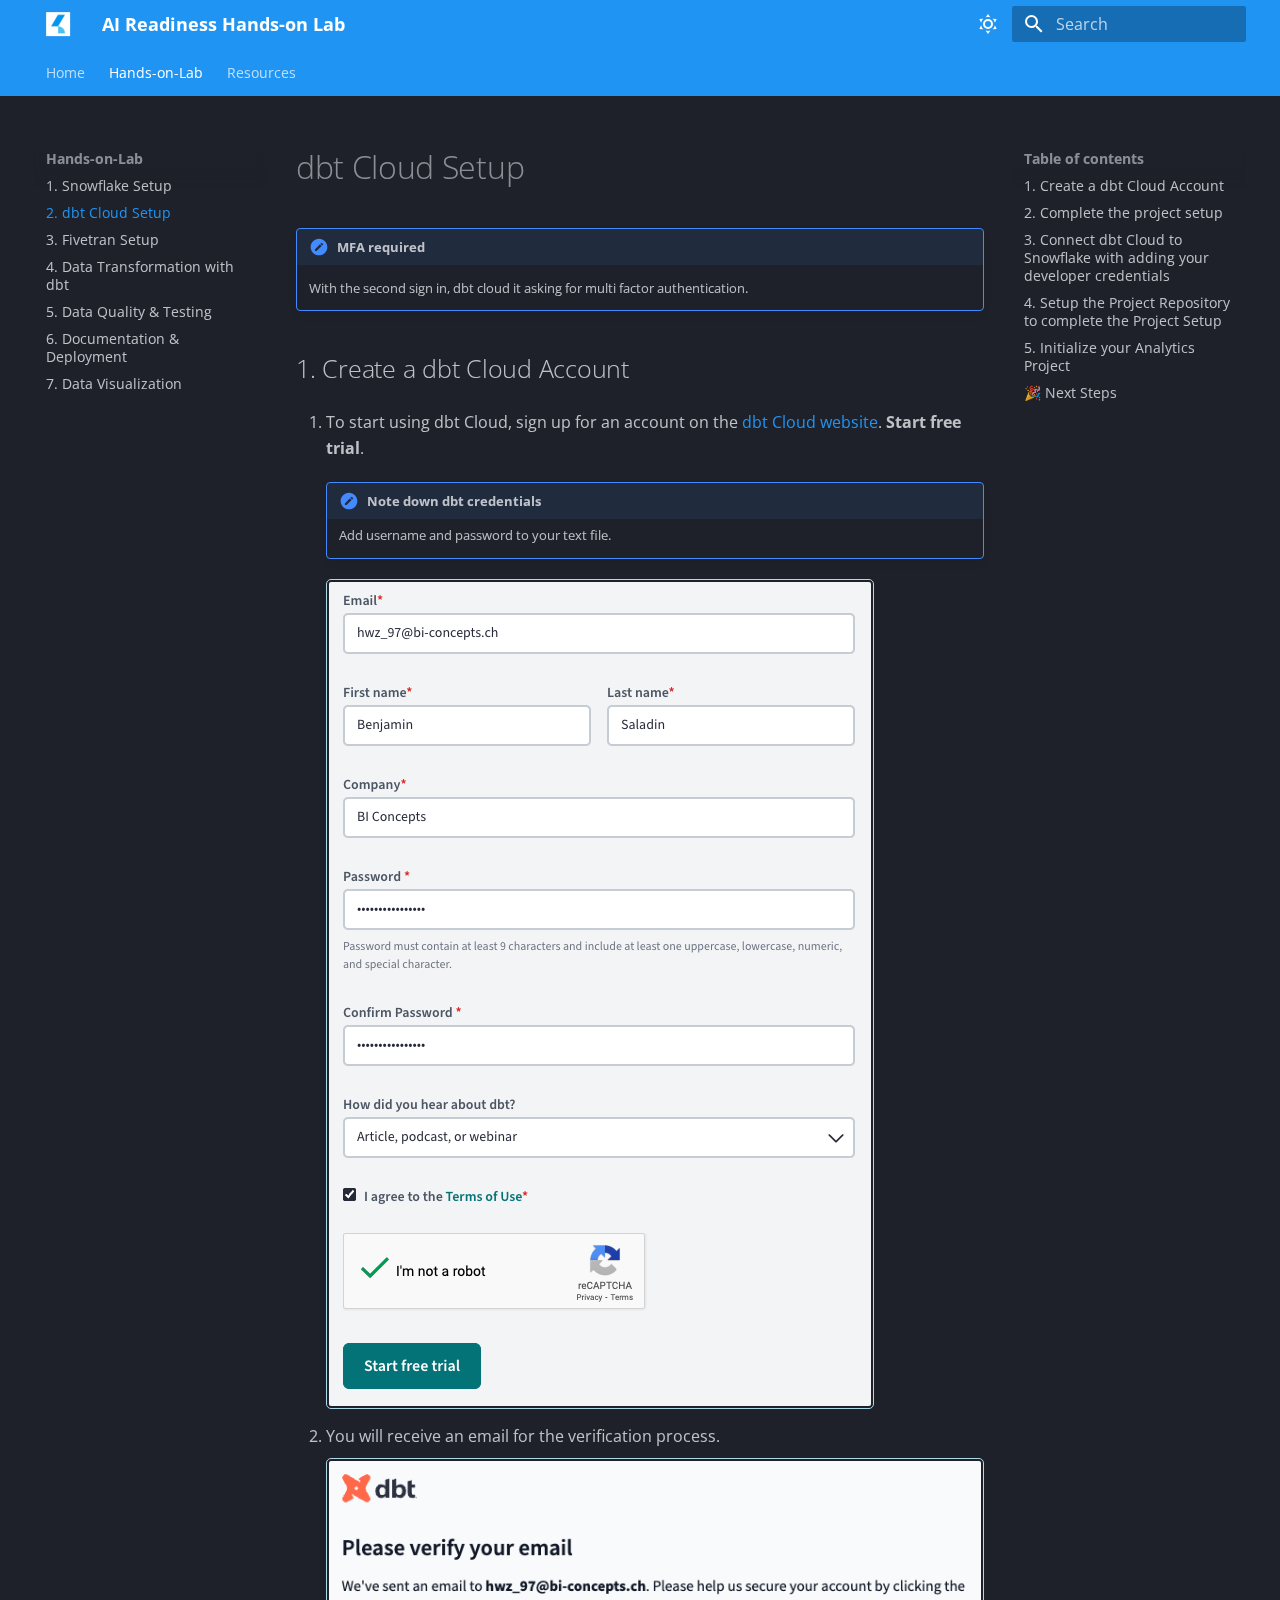
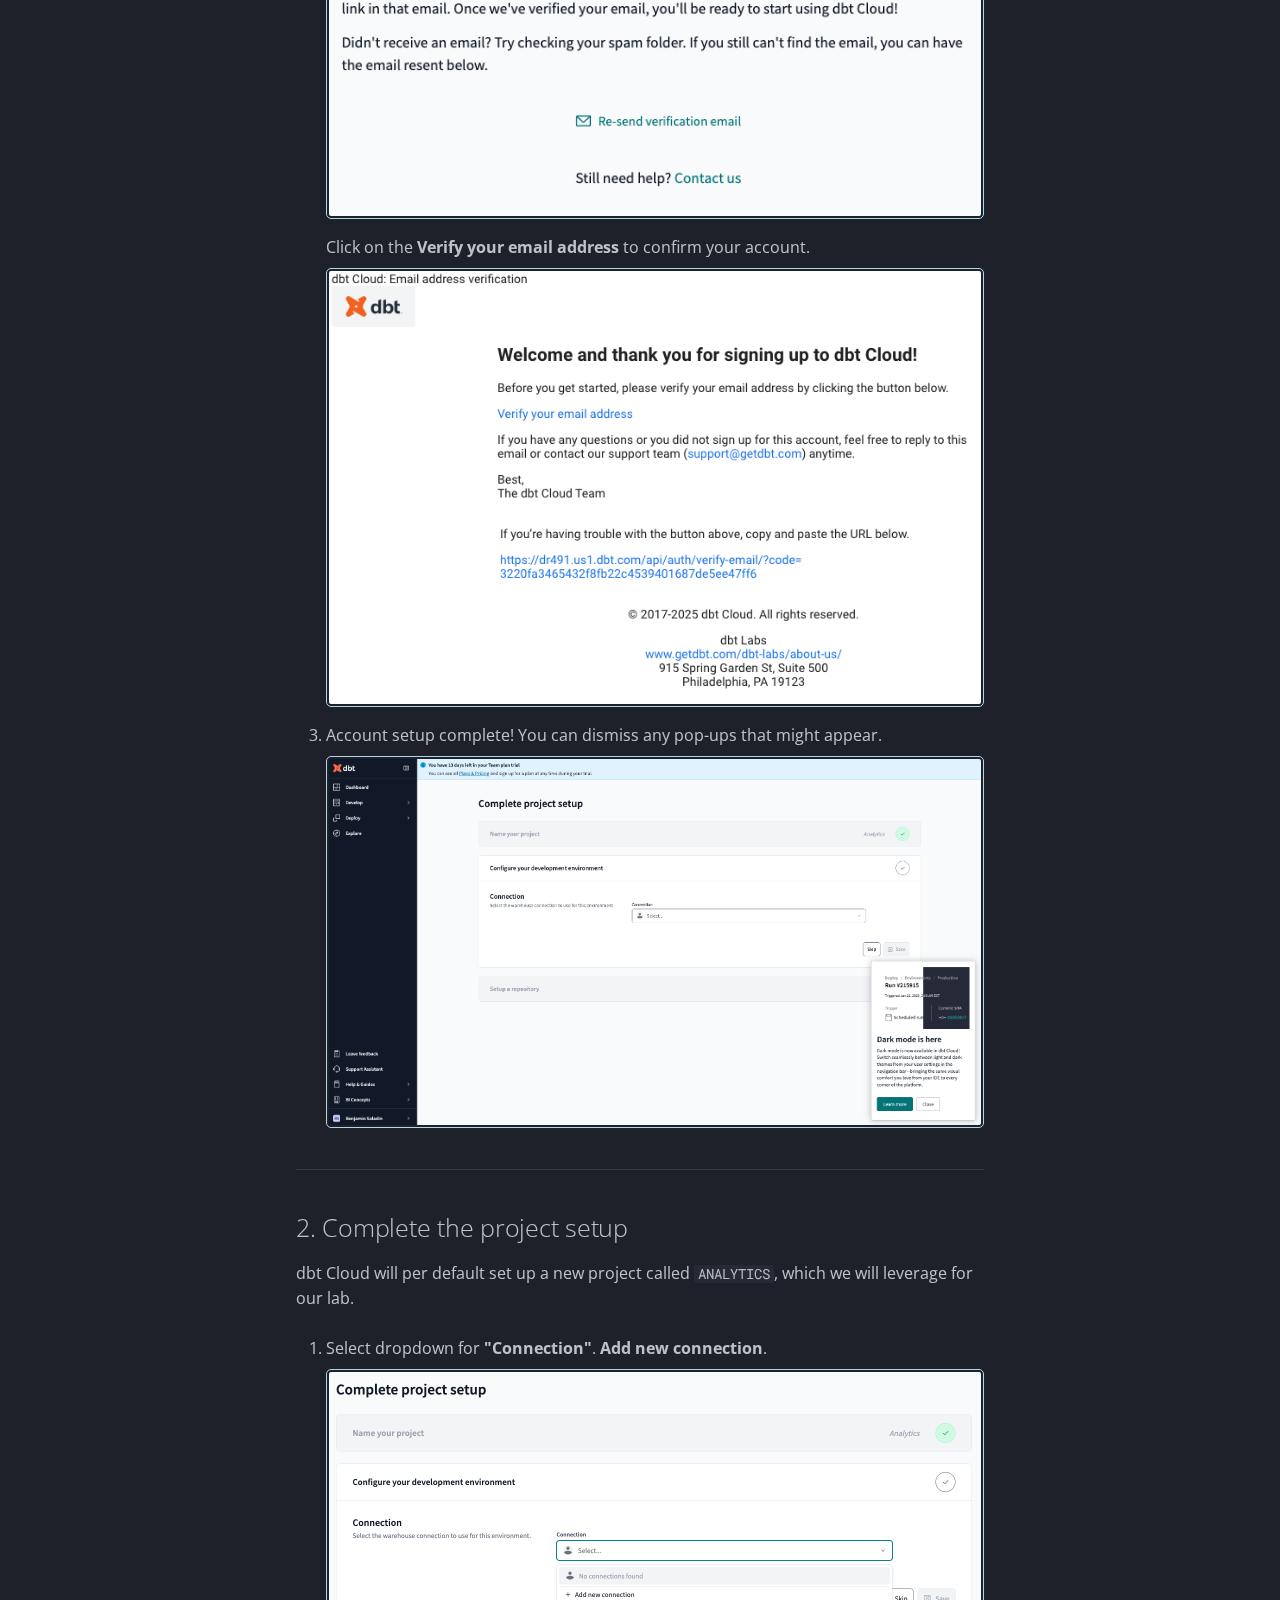
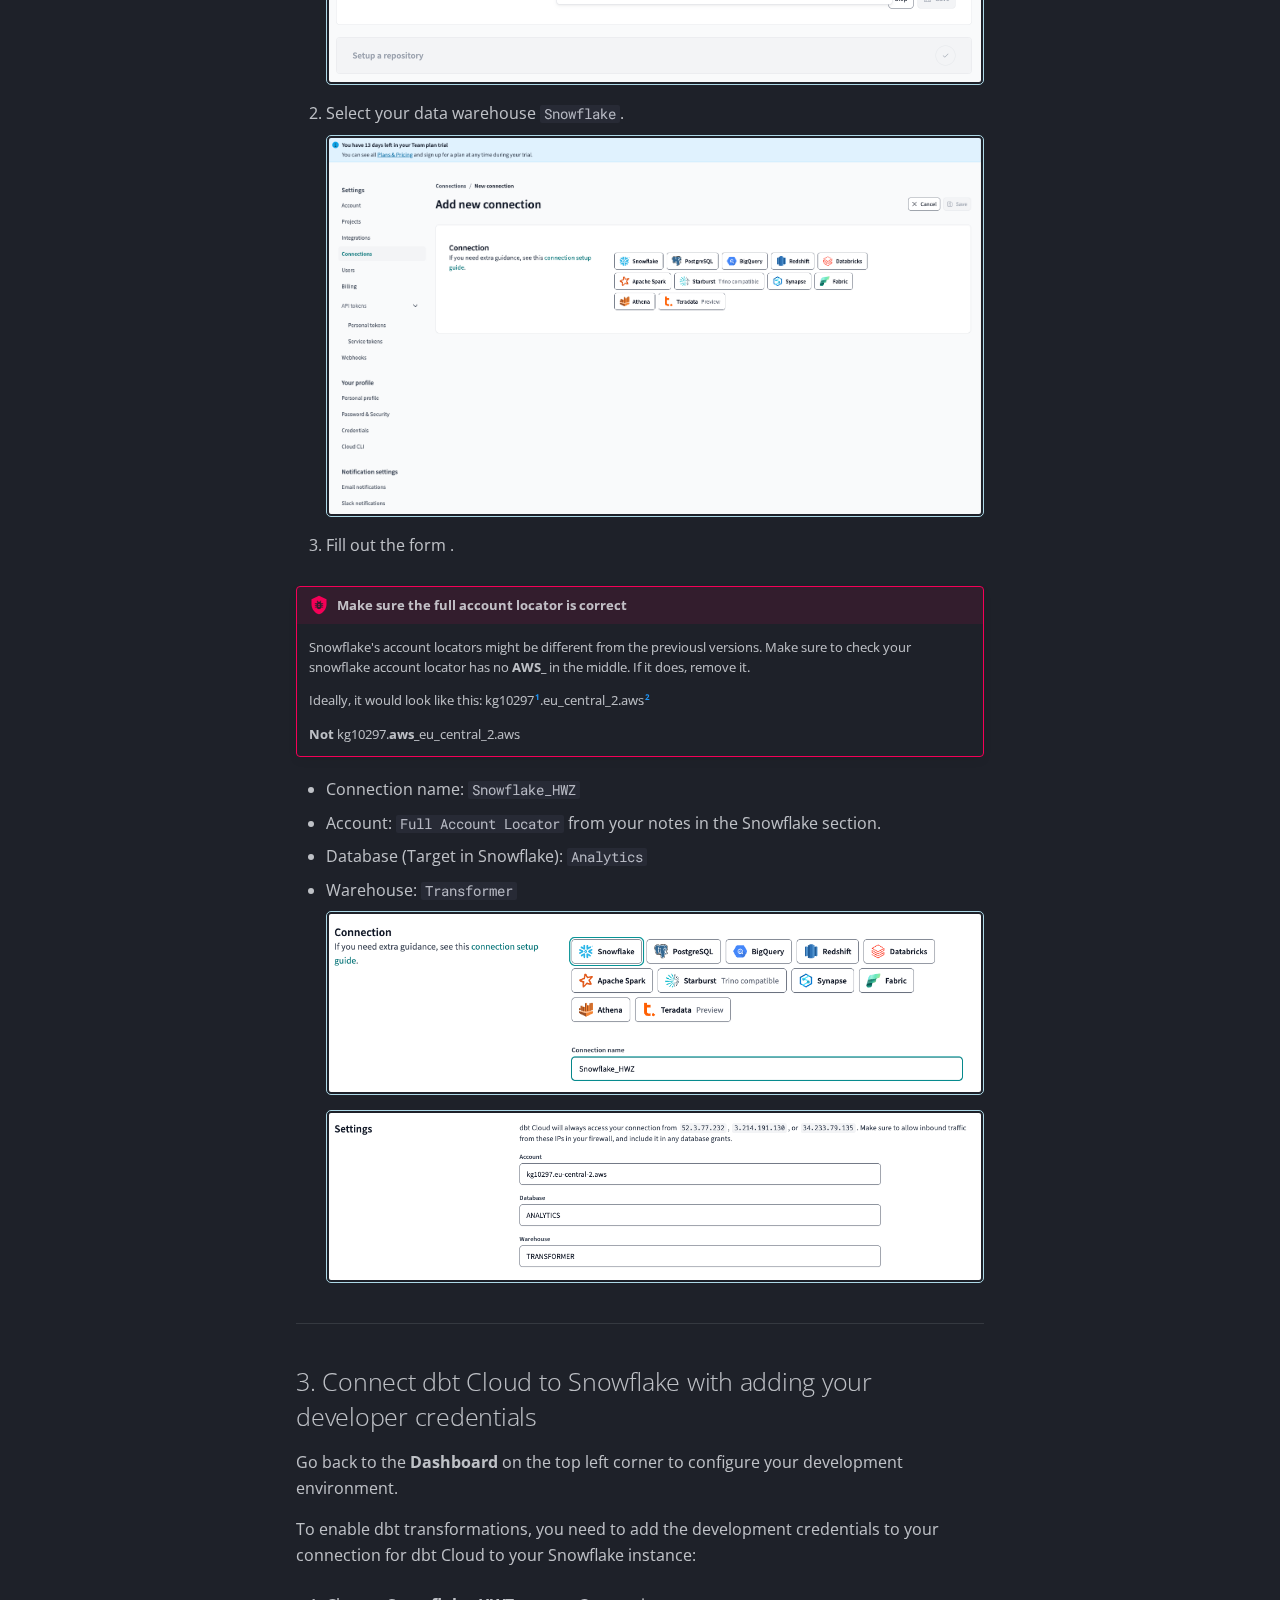
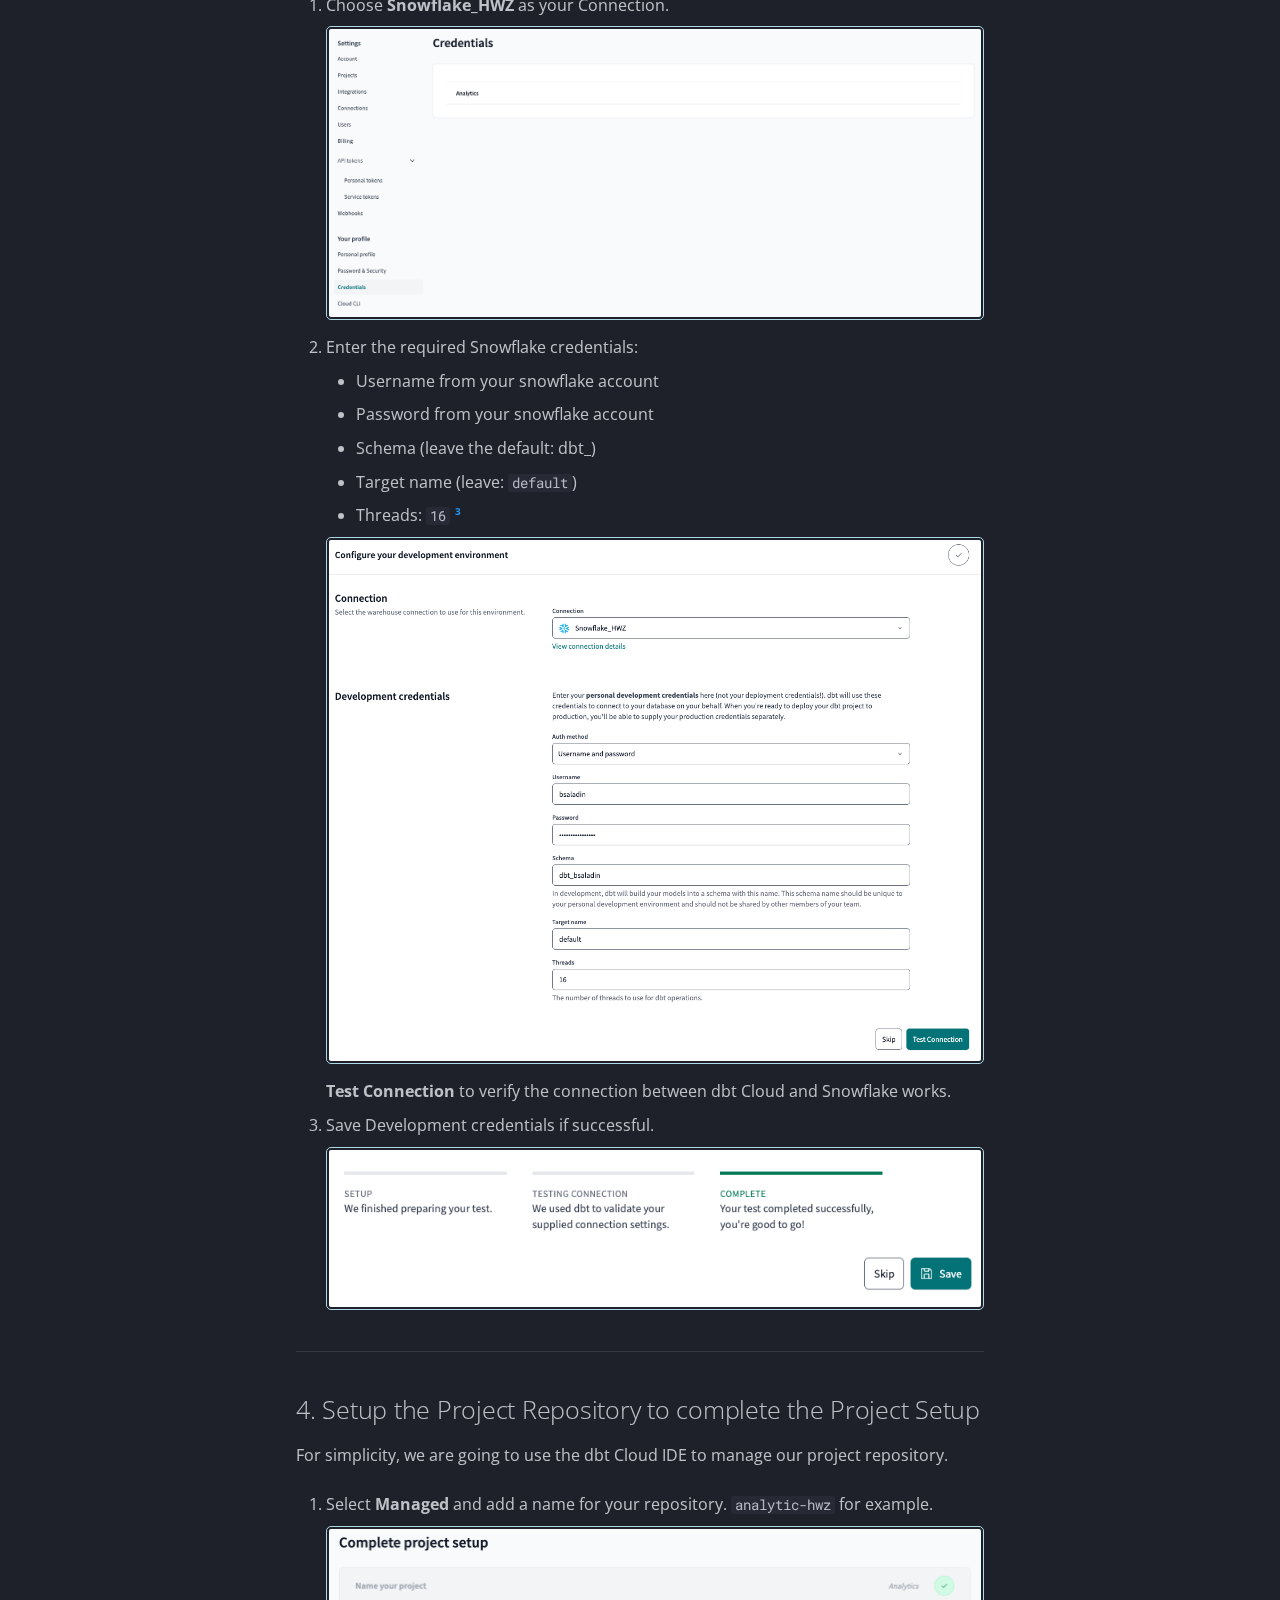
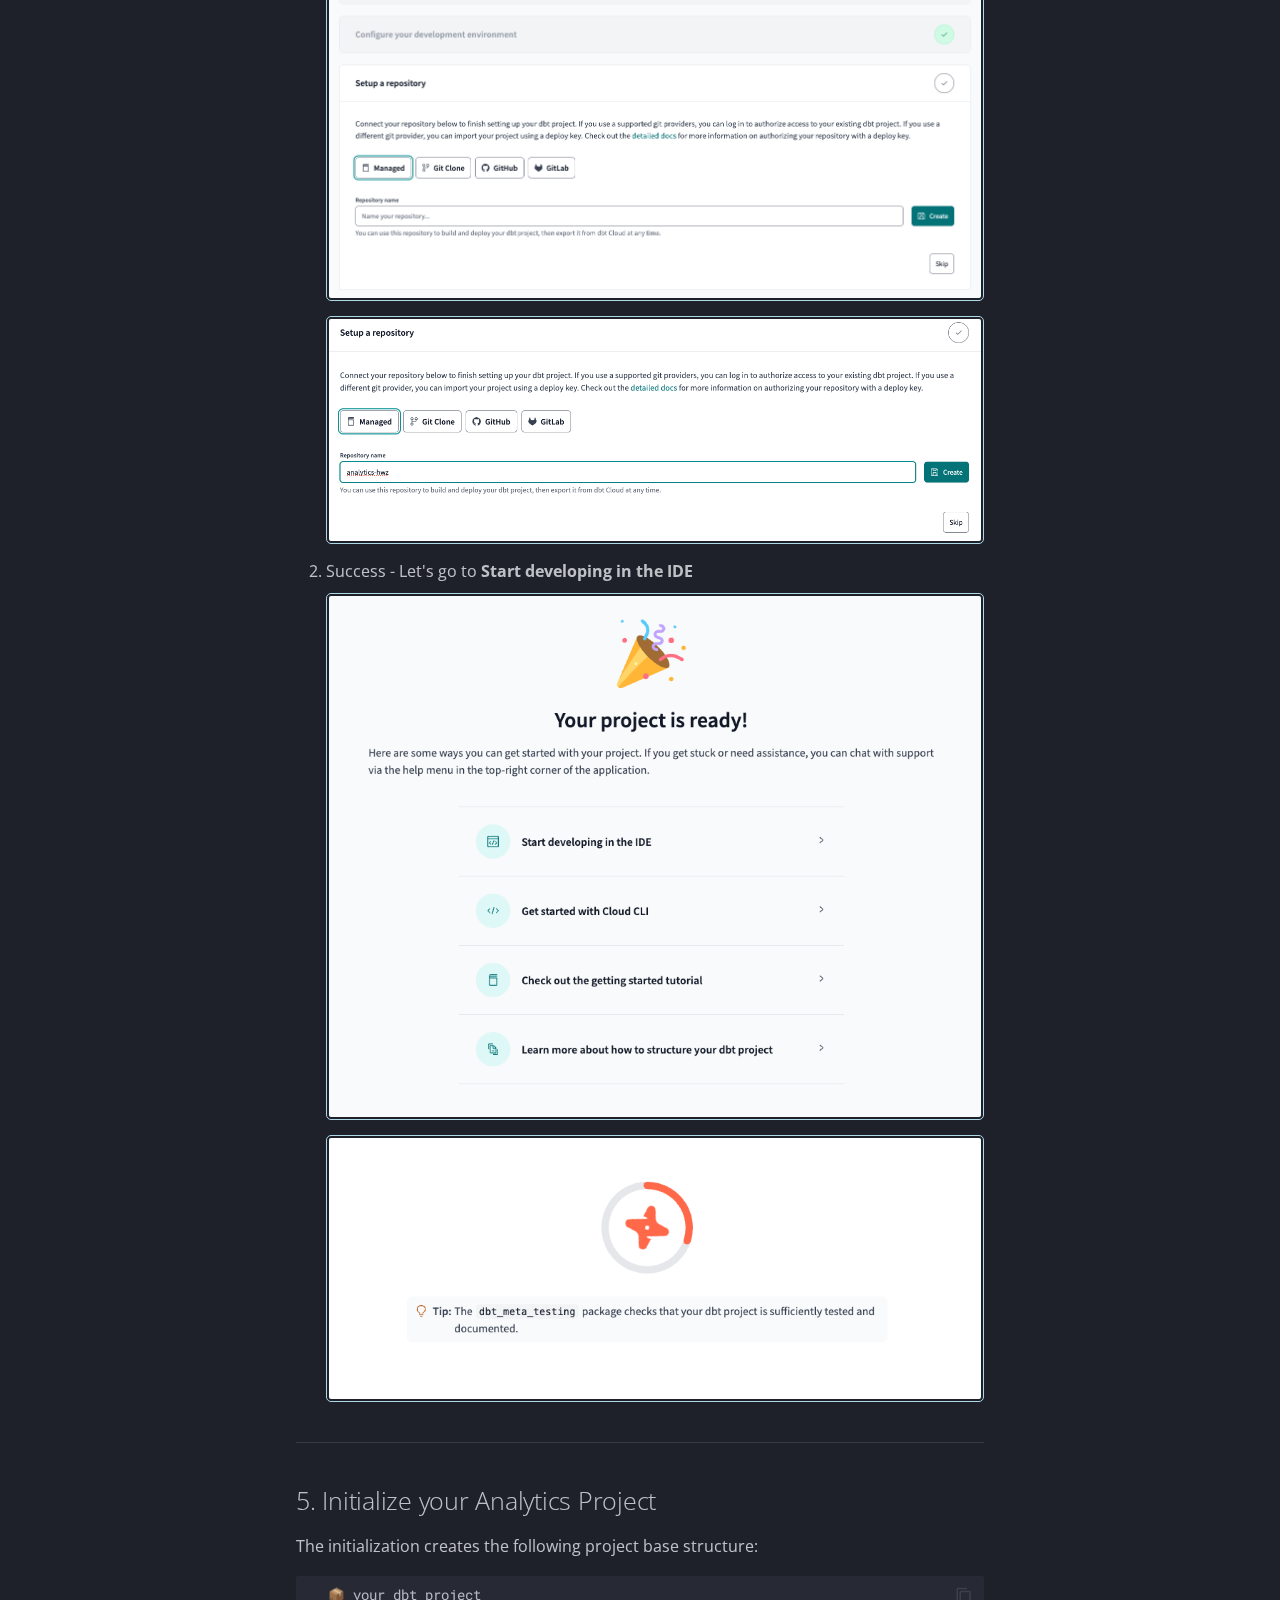
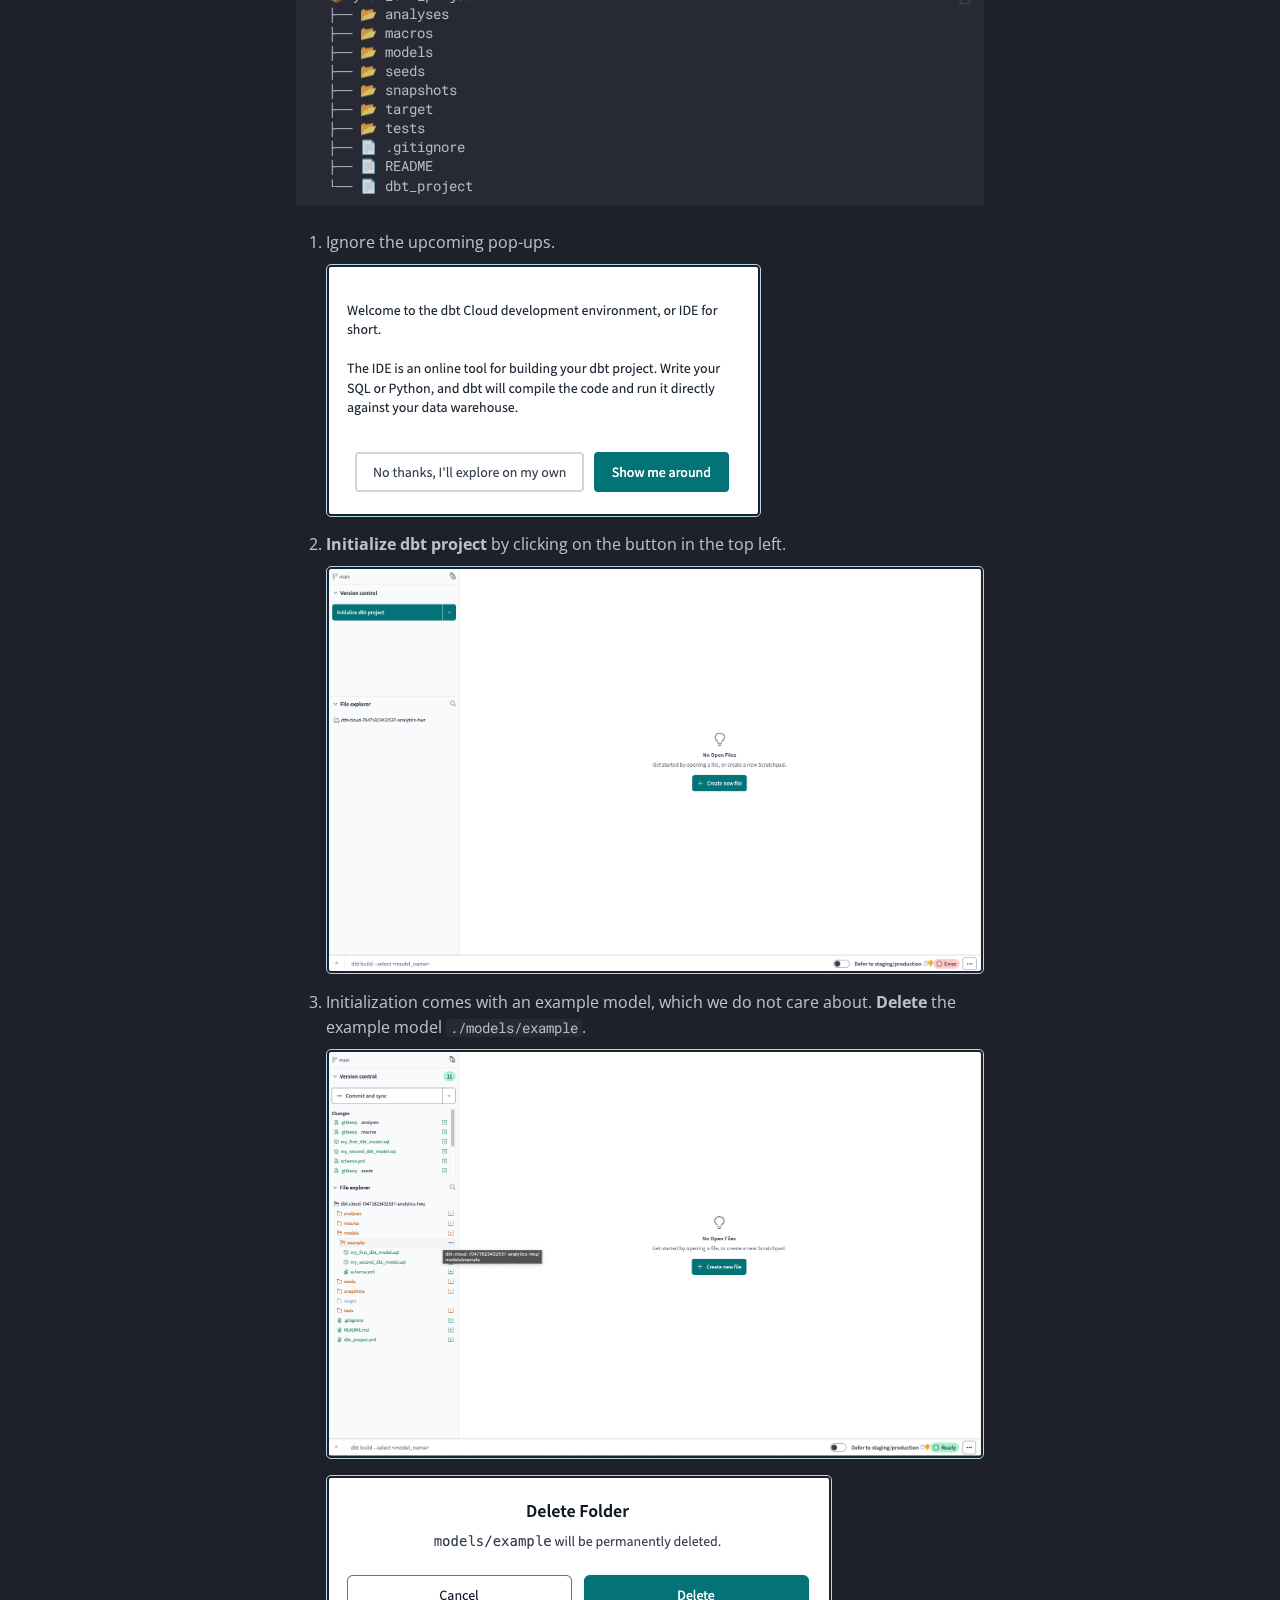
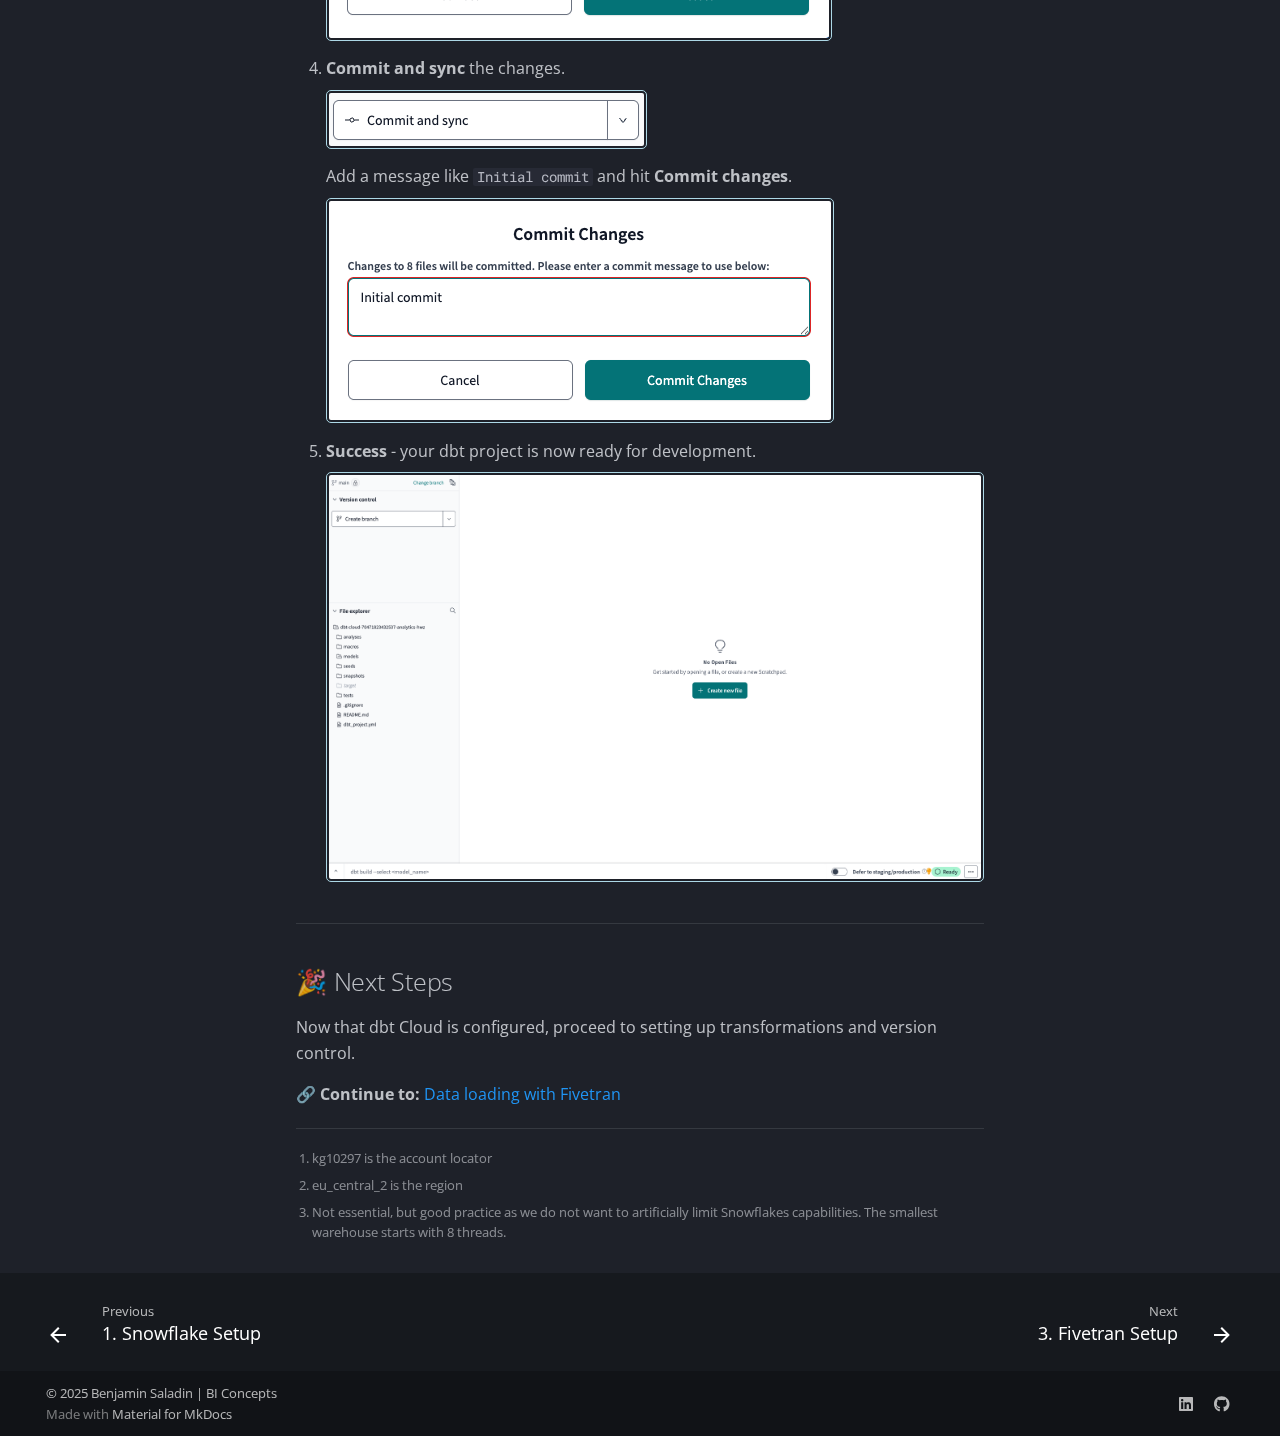
<file: dbt-setup/index.html>
<!doctype html>
<html lang="en" class="no-js">
  <head>
    
      <meta charset="utf-8">
      <meta name="viewport" content="width=device-width,initial-scale=1">
      
      
      
        <link rel="canonical" href="https://svc-bi-concepts.github.io/test-mkdocs/dbt-setup/">
      
      
        <link rel="prev" href="../snowflake-setup/">
      
      
        <link rel="next" href="../fivetran-setup/">
      
      
      <link rel="icon" href="../assets/images/favicon.ico">
      <meta name="generator" content="mkdocs-1.6.1, mkdocs-material-9.6.7">
    
    
      
        <title>2. dbt Cloud Setup - AI Readiness Hands-on Lab</title>
      
    
    
      <link rel="stylesheet" href="../assets/stylesheets/main.8608ea7d.min.css">
      
        
        <link rel="stylesheet" href="../assets/stylesheets/palette.06af60db.min.css">
      
      


    
    
      
    
    
      
        
        
        <link rel="preconnect" href="https://fonts.gstatic.com" crossorigin>
        <link rel="stylesheet" href="https://fonts.googleapis.com/css?family=Open+Sans:300,300i,400,400i,700,700i%7CRoboto+Mono:400,400i,700,700i&display=fallback">
        <style>:root{--md-text-font:"Open Sans";--md-code-font:"Roboto Mono"}</style>
      
    
    
      <link rel="stylesheet" href="../stylesheets/extra.css">
    
    <script>__md_scope=new URL("..",location),__md_hash=e=>[...e].reduce(((e,_)=>(e<<5)-e+_.charCodeAt(0)),0),__md_get=(e,_=localStorage,t=__md_scope)=>JSON.parse(_.getItem(t.pathname+"."+e)),__md_set=(e,_,t=localStorage,a=__md_scope)=>{try{t.setItem(a.pathname+"."+e,JSON.stringify(_))}catch(e){}}</script>
    
      

    
    
    
  </head>
  
  
    
    
      
    
    
    
    
    <body dir="ltr" data-md-color-scheme="slate" data-md-color-primary="blue" data-md-color-accent="deep-blue">
  
    
    <input class="md-toggle" data-md-toggle="drawer" type="checkbox" id="__drawer" autocomplete="off">
    <input class="md-toggle" data-md-toggle="search" type="checkbox" id="__search" autocomplete="off">
    <label class="md-overlay" for="__drawer"></label>
    <div data-md-component="skip">
      
        
        <a href="#dbt-cloud-setup" class="md-skip">
          Skip to content
        </a>
      
    </div>
    <div data-md-component="announce">
      
    </div>
    
    
      

<header class="md-header" data-md-component="header">
  <nav class="md-header__inner md-grid" aria-label="Header">
    <a href=".." title="AI Readiness Hands-on Lab" class="md-header__button md-logo" aria-label="AI Readiness Hands-on Lab" data-md-component="logo">
      
  <img src="../assets/images/BI_Concepts_logo_graphic_color.png" alt="logo">

    </a>
    <label class="md-header__button md-icon" for="__drawer">
      
      <svg xmlns="http://www.w3.org/2000/svg" viewBox="0 0 24 24"><path d="M3 6h18v2H3zm0 5h18v2H3zm0 5h18v2H3z"/></svg>
    </label>
    <div class="md-header__title" data-md-component="header-title">
      <div class="md-header__ellipsis">
        <div class="md-header__topic">
          <span class="md-ellipsis">
            AI Readiness Hands-on Lab
          </span>
        </div>
        <div class="md-header__topic" data-md-component="header-topic">
          <span class="md-ellipsis">
            
              2. dbt Cloud Setup
            
          </span>
        </div>
      </div>
    </div>
    
      
        <form class="md-header__option" data-md-component="palette">
  
    
    
    
    <input class="md-option" data-md-color-media="" data-md-color-scheme="slate" data-md-color-primary="blue" data-md-color-accent="deep-blue"  aria-label="Dark mode"  type="radio" name="__palette" id="__palette_0">
    
      <label class="md-header__button md-icon" title="Dark mode" for="__palette_1" hidden>
        <svg xmlns="http://www.w3.org/2000/svg" viewBox="0 0 24 24"><path d="M12 7a5 5 0 0 1 5 5 5 5 0 0 1-5 5 5 5 0 0 1-5-5 5 5 0 0 1 5-5m0 2a3 3 0 0 0-3 3 3 3 0 0 0 3 3 3 3 0 0 0 3-3 3 3 0 0 0-3-3m0-7 2.39 3.42C13.65 5.15 12.84 5 12 5s-1.65.15-2.39.42zM3.34 7l4.16-.35A7.2 7.2 0 0 0 5.94 8.5c-.44.74-.69 1.5-.83 2.29zm.02 10 1.76-3.77a7.131 7.131 0 0 0 2.38 4.14zM20.65 7l-1.77 3.79a7.02 7.02 0 0 0-2.38-4.15zm-.01 10-4.14.36c.59-.51 1.12-1.14 1.54-1.86.42-.73.69-1.5.83-2.29zM12 22l-2.41-3.44c.74.27 1.55.44 2.41.44.82 0 1.63-.17 2.37-.44z"/></svg>
      </label>
    
  
    
    
    
    <input class="md-option" data-md-color-media="" data-md-color-scheme="default" data-md-color-primary="blue" data-md-color-accent="deep-orange"  aria-label="Light mode"  type="radio" name="__palette" id="__palette_1">
    
      <label class="md-header__button md-icon" title="Light mode" for="__palette_0" hidden>
        <svg xmlns="http://www.w3.org/2000/svg" viewBox="0 0 24 24"><path d="m17.75 4.09-2.53 1.94.91 3.06-2.63-1.81-2.63 1.81.91-3.06-2.53-1.94L12.44 4l1.06-3 1.06 3zm3.5 6.91-1.64 1.25.59 1.98-1.7-1.17-1.7 1.17.59-1.98L15.75 11l2.06-.05L18.5 9l.69 1.95zm-2.28 4.95c.83-.08 1.72 1.1 1.19 1.85-.32.45-.66.87-1.08 1.27C15.17 23 8.84 23 4.94 19.07c-3.91-3.9-3.91-10.24 0-14.14.4-.4.82-.76 1.27-1.08.75-.53 1.93.36 1.85 1.19-.27 2.86.69 5.83 2.89 8.02a9.96 9.96 0 0 0 8.02 2.89m-1.64 2.02a12.08 12.08 0 0 1-7.8-3.47c-2.17-2.19-3.33-5-3.49-7.82-2.81 3.14-2.7 7.96.31 10.98 3.02 3.01 7.84 3.12 10.98.31"/></svg>
      </label>
    
  
</form>
      
    
    
      <script>var palette=__md_get("__palette");if(palette&&palette.color){if("(prefers-color-scheme)"===palette.color.media){var media=matchMedia("(prefers-color-scheme: light)"),input=document.querySelector(media.matches?"[data-md-color-media='(prefers-color-scheme: light)']":"[data-md-color-media='(prefers-color-scheme: dark)']");palette.color.media=input.getAttribute("data-md-color-media"),palette.color.scheme=input.getAttribute("data-md-color-scheme"),palette.color.primary=input.getAttribute("data-md-color-primary"),palette.color.accent=input.getAttribute("data-md-color-accent")}for(var[key,value]of Object.entries(palette.color))document.body.setAttribute("data-md-color-"+key,value)}</script>
    
    
    
      <label class="md-header__button md-icon" for="__search">
        
        <svg xmlns="http://www.w3.org/2000/svg" viewBox="0 0 24 24"><path d="M9.5 3A6.5 6.5 0 0 1 16 9.5c0 1.61-.59 3.09-1.56 4.23l.27.27h.79l5 5-1.5 1.5-5-5v-.79l-.27-.27A6.52 6.52 0 0 1 9.5 16 6.5 6.5 0 0 1 3 9.5 6.5 6.5 0 0 1 9.5 3m0 2C7 5 5 7 5 9.5S7 14 9.5 14 14 12 14 9.5 12 5 9.5 5"/></svg>
      </label>
      <div class="md-search" data-md-component="search" role="dialog">
  <label class="md-search__overlay" for="__search"></label>
  <div class="md-search__inner" role="search">
    <form class="md-search__form" name="search">
      <input type="text" class="md-search__input" name="query" aria-label="Search" placeholder="Search" autocapitalize="off" autocorrect="off" autocomplete="off" spellcheck="false" data-md-component="search-query" required>
      <label class="md-search__icon md-icon" for="__search">
        
        <svg xmlns="http://www.w3.org/2000/svg" viewBox="0 0 24 24"><path d="M9.5 3A6.5 6.5 0 0 1 16 9.5c0 1.61-.59 3.09-1.56 4.23l.27.27h.79l5 5-1.5 1.5-5-5v-.79l-.27-.27A6.52 6.52 0 0 1 9.5 16 6.5 6.5 0 0 1 3 9.5 6.5 6.5 0 0 1 9.5 3m0 2C7 5 5 7 5 9.5S7 14 9.5 14 14 12 14 9.5 12 5 9.5 5"/></svg>
        
        <svg xmlns="http://www.w3.org/2000/svg" viewBox="0 0 24 24"><path d="M20 11v2H8l5.5 5.5-1.42 1.42L4.16 12l7.92-7.92L13.5 5.5 8 11z"/></svg>
      </label>
      <nav class="md-search__options" aria-label="Search">
        
          <a href="javascript:void(0)" class="md-search__icon md-icon" title="Share" aria-label="Share" data-clipboard data-clipboard-text="" data-md-component="search-share" tabindex="-1">
            
            <svg xmlns="http://www.w3.org/2000/svg" viewBox="0 0 24 24"><path d="M18 16.08c-.76 0-1.44.3-1.96.77L8.91 12.7c.05-.23.09-.46.09-.7s-.04-.47-.09-.7l7.05-4.11c.54.5 1.25.81 2.04.81a3 3 0 0 0 3-3 3 3 0 0 0-3-3 3 3 0 0 0-3 3c0 .24.04.47.09.7L8.04 9.81C7.5 9.31 6.79 9 6 9a3 3 0 0 0-3 3 3 3 0 0 0 3 3c.79 0 1.5-.31 2.04-.81l7.12 4.15c-.05.21-.08.43-.08.66 0 1.61 1.31 2.91 2.92 2.91s2.92-1.3 2.92-2.91A2.92 2.92 0 0 0 18 16.08"/></svg>
          </a>
        
        <button type="reset" class="md-search__icon md-icon" title="Clear" aria-label="Clear" tabindex="-1">
          
          <svg xmlns="http://www.w3.org/2000/svg" viewBox="0 0 24 24"><path d="M19 6.41 17.59 5 12 10.59 6.41 5 5 6.41 10.59 12 5 17.59 6.41 19 12 13.41 17.59 19 19 17.59 13.41 12z"/></svg>
        </button>
      </nav>
      
        <div class="md-search__suggest" data-md-component="search-suggest"></div>
      
    </form>
    <div class="md-search__output">
      <div class="md-search__scrollwrap" tabindex="0" data-md-scrollfix>
        <div class="md-search-result" data-md-component="search-result">
          <div class="md-search-result__meta">
            Initializing search
          </div>
          <ol class="md-search-result__list" role="presentation"></ol>
        </div>
      </div>
    </div>
  </div>
</div>
    
    
  </nav>
  
</header>
    
    <div class="md-container" data-md-component="container">
      
      
        
          
            
<nav class="md-tabs" aria-label="Tabs" data-md-component="tabs">
  <div class="md-grid">
    <ul class="md-tabs__list">
      
        
  
  
  
    <li class="md-tabs__item">
      <a href=".." class="md-tabs__link">
        
  
    
  
  Home

      </a>
    </li>
  

      
        
  
  
    
  
  
    
    
      <li class="md-tabs__item md-tabs__item--active">
        <a href="../snowflake-setup/" class="md-tabs__link">
          
  
    
  
  Hands-on-Lab

        </a>
      </li>
    
  

      
        
  
  
  
    <li class="md-tabs__item">
      <a href="../resources/" class="md-tabs__link">
        
  
    
  
  Resources

      </a>
    </li>
  

      
    </ul>
  </div>
</nav>
          
        
      
      <main class="md-main" data-md-component="main">
        <div class="md-main__inner md-grid">
          
            
              
              <div class="md-sidebar md-sidebar--primary" data-md-component="sidebar" data-md-type="navigation" >
                <div class="md-sidebar__scrollwrap">
                  <div class="md-sidebar__inner">
                    


  


<nav class="md-nav md-nav--primary md-nav--lifted" aria-label="Navigation" data-md-level="0">
  <label class="md-nav__title" for="__drawer">
    <a href=".." title="AI Readiness Hands-on Lab" class="md-nav__button md-logo" aria-label="AI Readiness Hands-on Lab" data-md-component="logo">
      
  <img src="../assets/images/BI_Concepts_logo_graphic_color.png" alt="logo">

    </a>
    AI Readiness Hands-on Lab
  </label>
  
  <ul class="md-nav__list" data-md-scrollfix>
    
      
      
  
  
  
  
    <li class="md-nav__item">
      <a href=".." class="md-nav__link">
        
  
  <span class="md-ellipsis">
    Home
    
  </span>
  

      </a>
    </li>
  

    
      
      
  
  
    
  
  
  
    
    
      
        
      
        
      
        
      
        
      
        
      
        
      
        
      
    
    
      
        
        
      
      
        
      
    
    
    <li class="md-nav__item md-nav__item--active md-nav__item--section md-nav__item--nested">
      
        
        
        <input class="md-nav__toggle md-toggle " type="checkbox" id="__nav_2" checked>
        
          
          <label class="md-nav__link" for="__nav_2" id="__nav_2_label" tabindex="">
            
  
  <span class="md-ellipsis">
    Hands-on-Lab
    
  </span>
  

            <span class="md-nav__icon md-icon"></span>
          </label>
        
        <nav class="md-nav" data-md-level="1" aria-labelledby="__nav_2_label" aria-expanded="true">
          <label class="md-nav__title" for="__nav_2">
            <span class="md-nav__icon md-icon"></span>
            Hands-on-Lab
          </label>
          <ul class="md-nav__list" data-md-scrollfix>
            
              
                
  
  
  
  
    <li class="md-nav__item">
      <a href="../snowflake-setup/" class="md-nav__link">
        
  
  <span class="md-ellipsis">
    1. Snowflake Setup
    
  </span>
  

      </a>
    </li>
  

              
            
              
                
  
  
    
  
  
  
    <li class="md-nav__item md-nav__item--active">
      
      <input class="md-nav__toggle md-toggle" type="checkbox" id="__toc">
      
      
        
      
      
        <label class="md-nav__link md-nav__link--active" for="__toc">
          
  
  <span class="md-ellipsis">
    2. dbt Cloud Setup
    
  </span>
  

          <span class="md-nav__icon md-icon"></span>
        </label>
      
      <a href="./" class="md-nav__link md-nav__link--active">
        
  
  <span class="md-ellipsis">
    2. dbt Cloud Setup
    
  </span>
  

      </a>
      
        

<nav class="md-nav md-nav--secondary" aria-label="Table of contents">
  
  
  
    
  
  
    <label class="md-nav__title" for="__toc">
      <span class="md-nav__icon md-icon"></span>
      Table of contents
    </label>
    <ul class="md-nav__list" data-md-component="toc" data-md-scrollfix>
      
        <li class="md-nav__item">
  <a href="#1-create-a-dbt-cloud-account" class="md-nav__link">
    <span class="md-ellipsis">
      1. Create a dbt Cloud Account
    </span>
  </a>
  
</li>
      
        <li class="md-nav__item">
  <a href="#2-complete-the-project-setup" class="md-nav__link">
    <span class="md-ellipsis">
      2. Complete the project setup
    </span>
  </a>
  
</li>
      
        <li class="md-nav__item">
  <a href="#3-connect-dbt-cloud-to-snowflake-with-adding-your-developer-credentials" class="md-nav__link">
    <span class="md-ellipsis">
      3. Connect dbt Cloud to Snowflake with adding your developer credentials
    </span>
  </a>
  
</li>
      
        <li class="md-nav__item">
  <a href="#4-setup-the-project-repository-to-complete-the-project-setup" class="md-nav__link">
    <span class="md-ellipsis">
      4. Setup the Project Repository to complete the Project Setup
    </span>
  </a>
  
</li>
      
        <li class="md-nav__item">
  <a href="#5-initialize-your-analytics-project" class="md-nav__link">
    <span class="md-ellipsis">
      5. Initialize your Analytics Project
    </span>
  </a>
  
</li>
      
        <li class="md-nav__item">
  <a href="#next-steps" class="md-nav__link">
    <span class="md-ellipsis">
      🎉 Next Steps
    </span>
  </a>
  
</li>
      
    </ul>
  
</nav>
      
    </li>
  

              
            
              
                
  
  
  
  
    <li class="md-nav__item">
      <a href="../fivetran-setup/" class="md-nav__link">
        
  
  <span class="md-ellipsis">
    3. Fivetran Setup
    
  </span>
  

      </a>
    </li>
  

              
            
              
                
  
  
  
  
    <li class="md-nav__item">
      <a href="../dbt-transformation/" class="md-nav__link">
        
  
  <span class="md-ellipsis">
    4. Data Transformation with dbt
    
  </span>
  

      </a>
    </li>
  

              
            
              
                
  
  
  
  
    <li class="md-nav__item">
      <a href="../data-quality/" class="md-nav__link">
        
  
  <span class="md-ellipsis">
    5. Data Quality & Testing
    
  </span>
  

      </a>
    </li>
  

              
            
              
                
  
  
  
  
    <li class="md-nav__item">
      <a href="../dbt-deployment/" class="md-nav__link">
        
  
  <span class="md-ellipsis">
    6. Documentation & Deployment
    
  </span>
  

      </a>
    </li>
  

              
            
              
                
  
  
  
  
    <li class="md-nav__item">
      <a href="../data-visualization/" class="md-nav__link">
        
  
  <span class="md-ellipsis">
    7. Data Visualization
    
  </span>
  

      </a>
    </li>
  

              
            
          </ul>
        </nav>
      
    </li>
  

    
      
      
  
  
  
  
    <li class="md-nav__item">
      <a href="../resources/" class="md-nav__link">
        
  
  <span class="md-ellipsis">
    Resources
    
  </span>
  

      </a>
    </li>
  

    
  </ul>
</nav>
                  </div>
                </div>
              </div>
            
            
              
              <div class="md-sidebar md-sidebar--secondary" data-md-component="sidebar" data-md-type="toc" >
                <div class="md-sidebar__scrollwrap">
                  <div class="md-sidebar__inner">
                    

<nav class="md-nav md-nav--secondary" aria-label="Table of contents">
  
  
  
    
  
  
    <label class="md-nav__title" for="__toc">
      <span class="md-nav__icon md-icon"></span>
      Table of contents
    </label>
    <ul class="md-nav__list" data-md-component="toc" data-md-scrollfix>
      
        <li class="md-nav__item">
  <a href="#1-create-a-dbt-cloud-account" class="md-nav__link">
    <span class="md-ellipsis">
      1. Create a dbt Cloud Account
    </span>
  </a>
  
</li>
      
        <li class="md-nav__item">
  <a href="#2-complete-the-project-setup" class="md-nav__link">
    <span class="md-ellipsis">
      2. Complete the project setup
    </span>
  </a>
  
</li>
      
        <li class="md-nav__item">
  <a href="#3-connect-dbt-cloud-to-snowflake-with-adding-your-developer-credentials" class="md-nav__link">
    <span class="md-ellipsis">
      3. Connect dbt Cloud to Snowflake with adding your developer credentials
    </span>
  </a>
  
</li>
      
        <li class="md-nav__item">
  <a href="#4-setup-the-project-repository-to-complete-the-project-setup" class="md-nav__link">
    <span class="md-ellipsis">
      4. Setup the Project Repository to complete the Project Setup
    </span>
  </a>
  
</li>
      
        <li class="md-nav__item">
  <a href="#5-initialize-your-analytics-project" class="md-nav__link">
    <span class="md-ellipsis">
      5. Initialize your Analytics Project
    </span>
  </a>
  
</li>
      
        <li class="md-nav__item">
  <a href="#next-steps" class="md-nav__link">
    <span class="md-ellipsis">
      🎉 Next Steps
    </span>
  </a>
  
</li>
      
    </ul>
  
</nav>
                  </div>
                </div>
              </div>
            
          
          
            <div class="md-content" data-md-component="content">
              <article class="md-content__inner md-typeset">
                
                  



<h1 id="dbt-cloud-setup">dbt Cloud Setup</h1>
<div class="admonition note">
<p class="admonition-title">MFA required</p>
<p>With the second sign in, dbt cloud it asking for multi factor authentication.</p>
</div>
<h2 id="1-create-a-dbt-cloud-account">1. Create a dbt Cloud Account</h2>
<ol>
<li>
<p>To start using dbt Cloud, sign up for an account on the <a href="https://cloud.getdbt.com/" target="_blank">dbt Cloud website</a>. <strong>Start free trial</strong>.</p>
<div class="admonition note">
<p class="admonition-title">Note down dbt credentials</p>
<p>Add username and password to your text file.</p>
</div>
<p><img alt="dbt Cloud Homepage" src="../assets/screenshots/dbtSetup/dbtSetup1.png" /></p>
</li>
<li>
<p>You will receive an email for the verification process.</p>
<p><img alt="dbt Cloud Verification Email" src="../assets/screenshots/dbtSetup/dbtSetup2.png" /></p>
<p>Click on the <strong>Verify your email address</strong> to confirm your account.</p>
<p><img alt="dbt Cloud Email Verification" src="../assets/screenshots/dbtSetup/dbtSetup3.png" /></p>
</li>
<li>
<p>Account setup complete! You can dismiss any pop-ups that might appear.</p>
<p><img alt="dbt Cloud Account Setup" src="../assets/screenshots/dbtSetup/dbtSetup4.png" /></p>
</li>
</ol>
<hr />
<h2 id="2-complete-the-project-setup">2. Complete the project setup</h2>
<p>dbt Cloud will per default set up a new project called <code>ANALYTICS</code>, which we will leverage for our lab.</p>
<ol>
<li>
<p>Select dropdown for <strong>"Connection"</strong>. <strong>Add new connection</strong>.</p>
<p><img alt="dbt Cloud New Project" src="../assets/screenshots/dbtSetup/dbtSetup5.png" /></p>
</li>
<li>
<p>Select your data warehouse <code>Snowflake</code>.</p>
<p><img alt="dbt Cloud New Project" src="../assets/screenshots/dbtSetup/dbtSetup6.png" /></p>
</li>
<li>
<p>Fill out the form .</p>
</li>
</ol>
<div class="admonition bug">
<p class="admonition-title">Make sure the full account locator is correct</p>
<p>Snowflake's account locators might be different from the previousl versions. Make sure to check your snowflake account locator has no <strong>AWS_</strong> in the middle. If it does, remove it.</p>
<p>Ideally, it would look like this: kg10297<sup id="fnref:1"><a class="footnote-ref" href="#fn:1">1</a></sup>.eu_central_2.aws<sup id="fnref:2"><a class="footnote-ref" href="#fn:2">2</a></sup></p>
<p><strong>Not</strong> kg10297.<strong>aws_</strong>eu_central_2.aws</p>
</div>
<ul>
<li>Connection name: <code>Snowflake_HWZ</code></li>
<li>Account: <code>Full Account Locator</code> from your notes in the Snowflake section.</li>
<li>Database (Target in Snowflake): <code>Analytics</code></li>
<li>
<p>Warehouse: <code>Transformer</code></p>
<p><img alt="dbt Cloud New Project" src="../assets/screenshots/dbtSetup/dbtSetup7.png" /></p>
<p><img alt="dbt Cloud New Project" src="../assets/screenshots/dbtSetup/dbtSetup8.png" /></p>
</li>
</ul>
<hr />
<h2 id="3-connect-dbt-cloud-to-snowflake-with-adding-your-developer-credentials">3. Connect dbt Cloud to Snowflake with adding your developer credentials</h2>
<p>Go back to the <strong>Dashboard</strong> on the top left corner to configure your development environment.</p>
<p>To enable dbt transformations, you need to add the development credentials to your connection for dbt Cloud to your Snowflake instance:</p>
<ol>
<li>
<p>Choose <strong>Snowflake_HWZ</strong> as your Connection.</p>
<p><img alt="dbt Cloud New Project" src="../assets/screenshots/dbtSetup/dbtSetup9.png" /></p>
</li>
<li>
<p>Enter the required Snowflake credentials:</p>
<ul>
<li>Username from your snowflake account</li>
<li>Password from your snowflake account</li>
<li>Schema (leave the default: dbt_<yourname>)</li>
<li>Target name (leave: <code>default</code>)</li>
<li>Threads: <code>16</code> <sup id="fnref:3"><a class="footnote-ref" href="#fn:3">3</a></sup></li>
</ul>
<p><img alt="dbt Cloud New Project" src="../assets/screenshots/dbtSetup/dbtSetup10.png" /></p>
<p><strong>Test Connection</strong> to verify the connection between dbt Cloud and Snowflake works.</p>
</li>
<li>
<p>Save Development credentials if successful.</p>
<p><img alt="dbt Cloud New Project" src="../assets/screenshots/dbtSetup/dbtSetup11.png" />   </p>
</li>
</ol>
<hr />
<h2 id="4-setup-the-project-repository-to-complete-the-project-setup">4. Setup the Project Repository to complete the Project Setup</h2>
<p>For simplicity, we are going to use the dbt Cloud IDE to manage our project repository.</p>
<ol>
<li>
<p>Select <strong>Managed</strong> and add a name for your repository. <code>analytic-hwz</code> for example.</p>
<p><img alt="dbt Cloud New Project" src="../assets/screenshots/dbtSetup/dbtSetup12.png" /></p>
<p><img alt="dbt Cloud New Project" src="../assets/screenshots/dbtSetup/dbtSetup13.png" /></p>
</li>
<li>
<p>Success - Let's go to <strong>Start developing in the IDE</strong></p>
<p><img alt="dbt Cloud New Project" src="../assets/screenshots/dbtSetup/dbtSetup14.png" /></p>
<p><img alt="dbt Cloud New Project" src="../assets/screenshots/dbtSetup/dbtSetup15.png" /></p>
</li>
</ol>
<hr />
<h2 id="5-initialize-your-analytics-project">5. Initialize your Analytics Project</h2>
<p>The initialization creates the following project base structure:</p>
<div class="highlight"><pre><span></span><code>  📦 your_dbt_project
  ├── 📂 analyses
  ├── 📂 macros
  ├── 📂 models
  ├── 📂 seeds
  ├── 📂 snapshots
  ├── 📂 target
  ├── 📂 tests
  ├── 📄 .gitignore
  ├── 📄 README
  └── 📄 dbt_project
</code></pre></div>
<ol>
<li>
<p>Ignore the upcoming pop-ups.</p>
<p><img alt="dbt Cloud New Project" src="../assets/screenshots/dbtSetup/dbtSetup16.png" /></p>
</li>
<li>
<p><strong>Initialize dbt project</strong> by clicking on the button in the top left.</p>
<p><img alt="dbt Cloud New Project" src="../assets/screenshots/dbtSetup/dbtSetup17.png" /></p>
</li>
<li>
<p>Initialization comes with an example model, which we do not care about. <strong>Delete</strong> the example model <code>./models/example</code>.</p>
<p><img alt="dbt Cloud New Project" src="../assets/screenshots/dbtSetup/dbtSetup18.png" /></p>
<p><img alt="dbt Cloud New Project" src="../assets/screenshots/dbtSetup/dbtSetup19.png" /></p>
</li>
<li>
<p><strong>Commit and sync</strong> the changes.</p>
<p><img alt="dbt Cloud New Project" src="../assets/screenshots/dbtSetup/dbtSetup20.png" /></p>
<p>Add a message like <code>Initial commit</code> and hit <strong>Commit changes</strong>.</p>
<p><img alt="dbt Cloud New Project" src="../assets/screenshots/dbtSetup/dbtSetup21.png" /></p>
</li>
<li>
<p><strong>Success</strong> - your dbt project is now ready for development.</p>
<p><img alt="dbt Cloud New Project" src="../assets/screenshots/dbtSetup/dbtSetup22.png" /></p>
</li>
</ol>
<hr />
<h2 id="next-steps">🎉 Next Steps</h2>
<p>Now that dbt Cloud is configured, proceed to setting up transformations and version control.</p>
<p>🔗 <strong>Continue to:</strong> <a href="../fivetran-setup/">Data loading with Fivetran</a></p>
<div class="footnote">
<hr />
<ol>
<li id="fn:1">
<p>kg10297 is the account locator&#160;<a class="footnote-backref" href="#fnref:1" title="Jump back to footnote 1 in the text">&#8617;</a></p>
</li>
<li id="fn:2">
<p>eu_central_2 is the region&#160;<a class="footnote-backref" href="#fnref:2" title="Jump back to footnote 2 in the text">&#8617;</a></p>
</li>
<li id="fn:3">
<p>Not essential, but good practice as we do not want to artificially limit Snowflakes capabilities. The smallest warehouse starts with 8 threads.&#160;<a class="footnote-backref" href="#fnref:3" title="Jump back to footnote 3 in the text">&#8617;</a></p>
</li>
</ol>
</div>












                
              </article>
            </div>
          
          
<script>var target=document.getElementById(location.hash.slice(1));target&&target.name&&(target.checked=target.name.startsWith("__tabbed_"))</script>
        </div>
        
          <button type="button" class="md-top md-icon" data-md-component="top" hidden>
  
  <svg xmlns="http://www.w3.org/2000/svg" viewBox="0 0 24 24"><path d="M13 20h-2V8l-5.5 5.5-1.42-1.42L12 4.16l7.92 7.92-1.42 1.42L13 8z"/></svg>
  Back to top
</button>
        
      </main>
      
        <footer class="md-footer">
  
    
      
      <nav class="md-footer__inner md-grid" aria-label="Footer" >
        
          
          <a href="../snowflake-setup/" class="md-footer__link md-footer__link--prev" aria-label="Previous: 1. Snowflake Setup">
            <div class="md-footer__button md-icon">
              
              <svg xmlns="http://www.w3.org/2000/svg" viewBox="0 0 24 24"><path d="M20 11v2H8l5.5 5.5-1.42 1.42L4.16 12l7.92-7.92L13.5 5.5 8 11z"/></svg>
            </div>
            <div class="md-footer__title">
              <span class="md-footer__direction">
                Previous
              </span>
              <div class="md-ellipsis">
                1. Snowflake Setup
              </div>
            </div>
          </a>
        
        
          
          <a href="../fivetran-setup/" class="md-footer__link md-footer__link--next" aria-label="Next: 3. Fivetran Setup">
            <div class="md-footer__title">
              <span class="md-footer__direction">
                Next
              </span>
              <div class="md-ellipsis">
                3. Fivetran Setup
              </div>
            </div>
            <div class="md-footer__button md-icon">
              
              <svg xmlns="http://www.w3.org/2000/svg" viewBox="0 0 24 24"><path d="M4 11v2h12l-5.5 5.5 1.42 1.42L19.84 12l-7.92-7.92L10.5 5.5 16 11z"/></svg>
            </div>
          </a>
        
      </nav>
    
  
  <div class="md-footer-meta md-typeset">
    <div class="md-footer-meta__inner md-grid">
      <div class="md-copyright">
  
    <div class="md-copyright__highlight">
      &copy; 2025 <a href="https://www.bi-concepts.ch/team/benjamin-saladin"  target="_blank" rel="noopener">Benjamin Saladin</a> | <a href="https://www.bi-concepts.ch"  target="_blank" rel="noopener">BI Concepts</a>

    </div>
  
  
    Made with
    <a href="https://squidfunk.github.io/mkdocs-material/" target="_blank" rel="noopener">
      Material for MkDocs
    </a>
  
</div>
      
        <div class="md-social">
  
    
    
    
    
      
      
    
    <a href="https://www.linkedin.com/in/benjamin-saladin" target="_blank" rel="noopener" title="www.linkedin.com" class="md-social__link">
      <svg xmlns="http://www.w3.org/2000/svg" viewBox="0 0 448 512"><!--! Font Awesome Free 6.7.2 by @fontawesome - https://fontawesome.com License - https://fontawesome.com/license/free (Icons: CC BY 4.0, Fonts: SIL OFL 1.1, Code: MIT License) Copyright 2024 Fonticons, Inc.--><path d="M416 32H31.9C14.3 32 0 46.5 0 64.3v383.4C0 465.5 14.3 480 31.9 480H416c17.6 0 32-14.5 32-32.3V64.3c0-17.8-14.4-32.3-32-32.3M135.4 416H69V202.2h66.5V416zm-33.2-243c-21.3 0-38.5-17.3-38.5-38.5S80.9 96 102.2 96c21.2 0 38.5 17.3 38.5 38.5 0 21.3-17.2 38.5-38.5 38.5m282.1 243h-66.4V312c0-24.8-.5-56.7-34.5-56.7-34.6 0-39.9 27-39.9 54.9V416h-66.4V202.2h63.7v29.2h.9c8.9-16.8 30.6-34.5 62.9-34.5 67.2 0 79.7 44.3 79.7 101.9z"/></svg>
    </a>
  
    
    
    
    
      
      
    
    <a href="https://github.com/svc-bi-concepts" target="_blank" rel="noopener" title="github.com" class="md-social__link">
      <svg xmlns="http://www.w3.org/2000/svg" viewBox="0 0 496 512"><!--! Font Awesome Free 6.7.2 by @fontawesome - https://fontawesome.com License - https://fontawesome.com/license/free (Icons: CC BY 4.0, Fonts: SIL OFL 1.1, Code: MIT License) Copyright 2024 Fonticons, Inc.--><path d="M165.9 397.4c0 2-2.3 3.6-5.2 3.6-3.3.3-5.6-1.3-5.6-3.6 0-2 2.3-3.6 5.2-3.6 3-.3 5.6 1.3 5.6 3.6m-31.1-4.5c-.7 2 1.3 4.3 4.3 4.9 2.6 1 5.6 0 6.2-2s-1.3-4.3-4.3-5.2c-2.6-.7-5.5.3-6.2 2.3m44.2-1.7c-2.9.7-4.9 2.6-4.6 4.9.3 2 2.9 3.3 5.9 2.6 2.9-.7 4.9-2.6 4.6-4.6-.3-1.9-3-3.2-5.9-2.9M244.8 8C106.1 8 0 113.3 0 252c0 110.9 69.8 205.8 169.5 239.2 12.8 2.3 17.3-5.6 17.3-12.1 0-6.2-.3-40.4-.3-61.4 0 0-70 15-84.7-29.8 0 0-11.4-29.1-27.8-36.6 0 0-22.9-15.7 1.6-15.4 0 0 24.9 2 38.6 25.8 21.9 38.6 58.6 27.5 72.9 20.9 2.3-16 8.8-27.1 16-33.7-55.9-6.2-112.3-14.3-112.3-110.5 0-27.5 7.6-41.3 23.6-58.9-2.6-6.5-11.1-33.3 2.6-67.9 20.9-6.5 69 27 69 27 20-5.6 41.5-8.5 62.8-8.5s42.8 2.9 62.8 8.5c0 0 48.1-33.6 69-27 13.7 34.7 5.2 61.4 2.6 67.9 16 17.7 25.8 31.5 25.8 58.9 0 96.5-58.9 104.2-114.8 110.5 9.2 7.9 17 22.9 17 46.4 0 33.7-.3 75.4-.3 83.6 0 6.5 4.6 14.4 17.3 12.1C428.2 457.8 496 362.9 496 252 496 113.3 383.5 8 244.8 8M97.2 352.9c-1.3 1-1 3.3.7 5.2 1.6 1.6 3.9 2.3 5.2 1 1.3-1 1-3.3-.7-5.2-1.6-1.6-3.9-2.3-5.2-1m-10.8-8.1c-.7 1.3.3 2.9 2.3 3.9 1.6 1 3.6.7 4.3-.7.7-1.3-.3-2.9-2.3-3.9-2-.6-3.6-.3-4.3.7m32.4 35.6c-1.6 1.3-1 4.3 1.3 6.2 2.3 2.3 5.2 2.6 6.5 1 1.3-1.3.7-4.3-1.3-6.2-2.2-2.3-5.2-2.6-6.5-1m-11.4-14.7c-1.6 1-1.6 3.6 0 5.9s4.3 3.3 5.6 2.3c1.6-1.3 1.6-3.9 0-6.2-1.4-2.3-4-3.3-5.6-2"/></svg>
    </a>
  
</div>
      
    </div>
  </div>
</footer>
      
    </div>
    <div class="md-dialog" data-md-component="dialog">
      <div class="md-dialog__inner md-typeset"></div>
    </div>
    
    
    <script id="__config" type="application/json">{"base": "..", "features": ["content.action.edit", "content.action.view", "content.code.annotate", "content.code.copy", "content.tooltips", "navigation.tabs", "navigation.sections", "navigation.footer", "navigation.indexes", "navigation.top", "navigation.tracking", "search.highlight", "search.share", "search.suggest", "toc.follow"], "search": "../assets/javascripts/workers/search.f8cc74c7.min.js", "translations": {"clipboard.copied": "Copied to clipboard", "clipboard.copy": "Copy to clipboard", "search.result.more.one": "1 more on this page", "search.result.more.other": "# more on this page", "search.result.none": "No matching documents", "search.result.one": "1 matching document", "search.result.other": "# matching documents", "search.result.placeholder": "Type to start searching", "search.result.term.missing": "Missing", "select.version": "Select version"}}</script>
    
    
      <script src="../assets/javascripts/bundle.c8b220af.min.js"></script>
      
    
  </body>
</html>
</file>
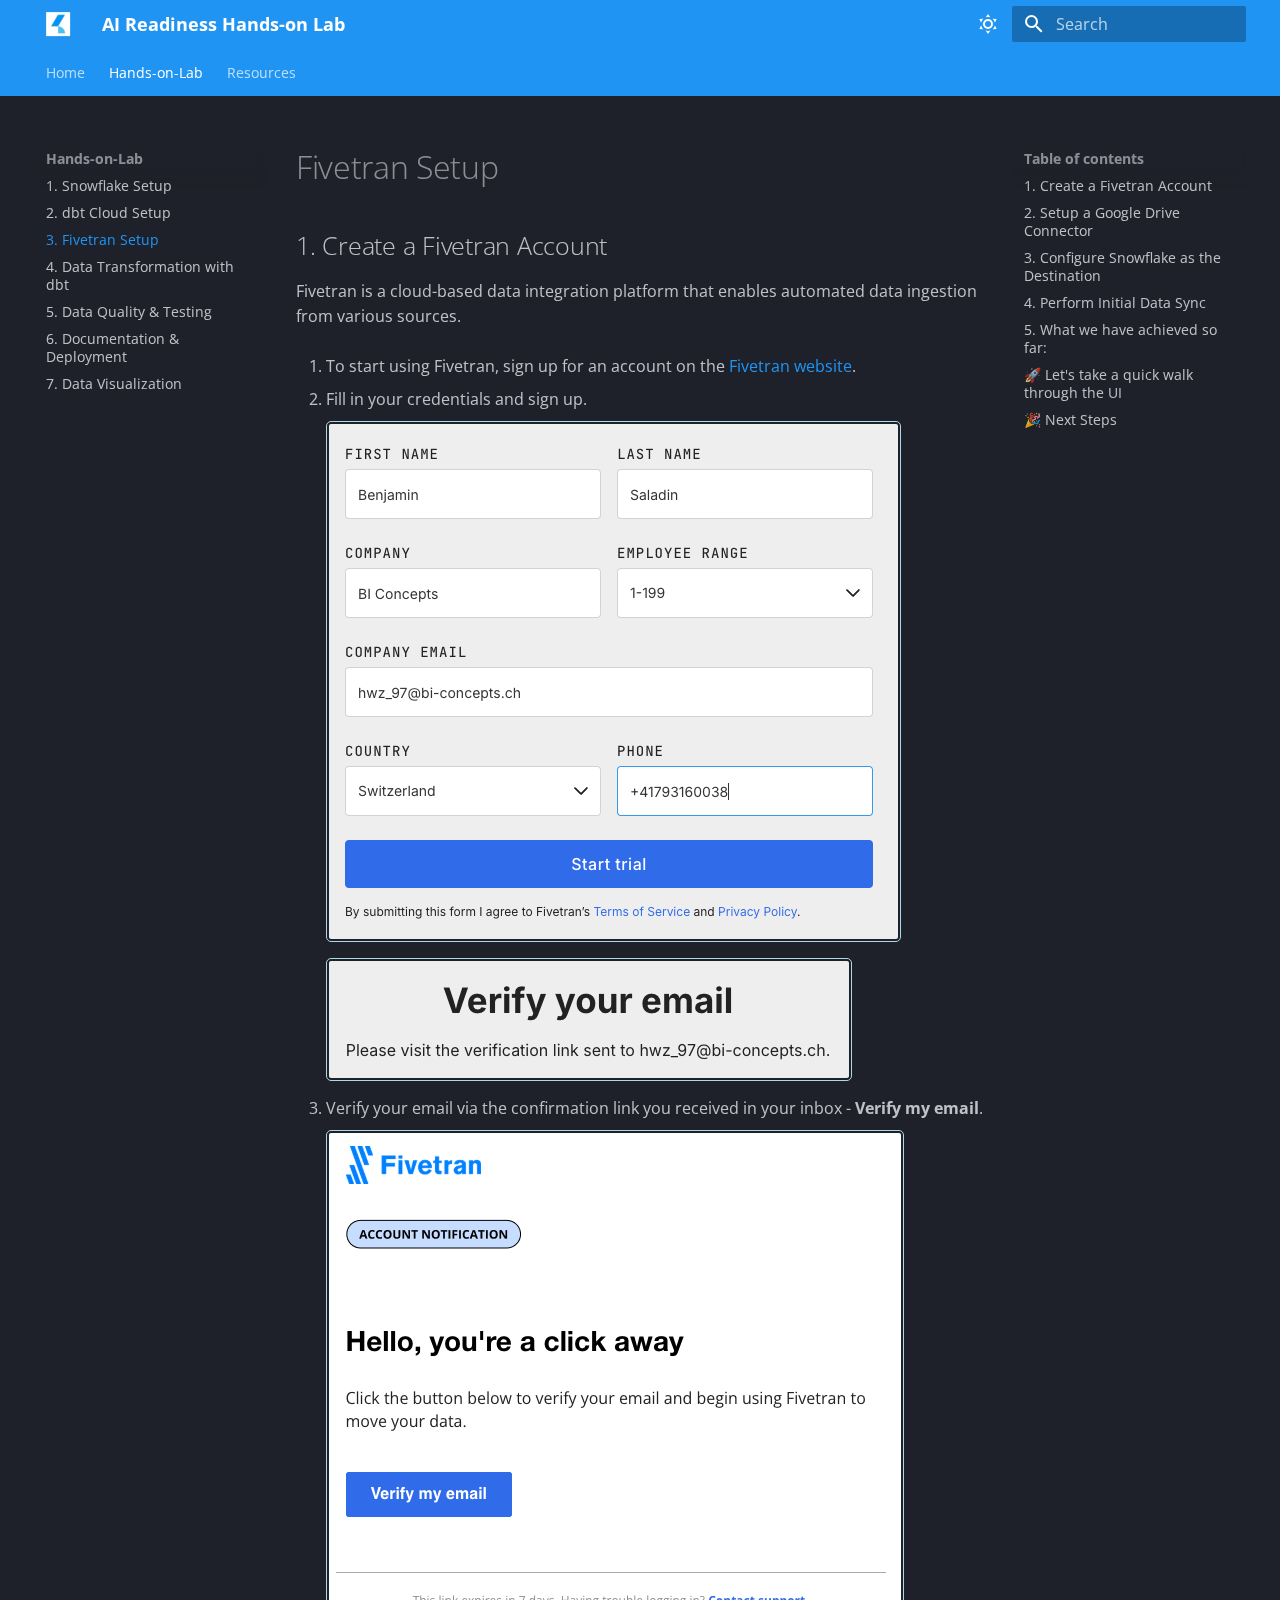
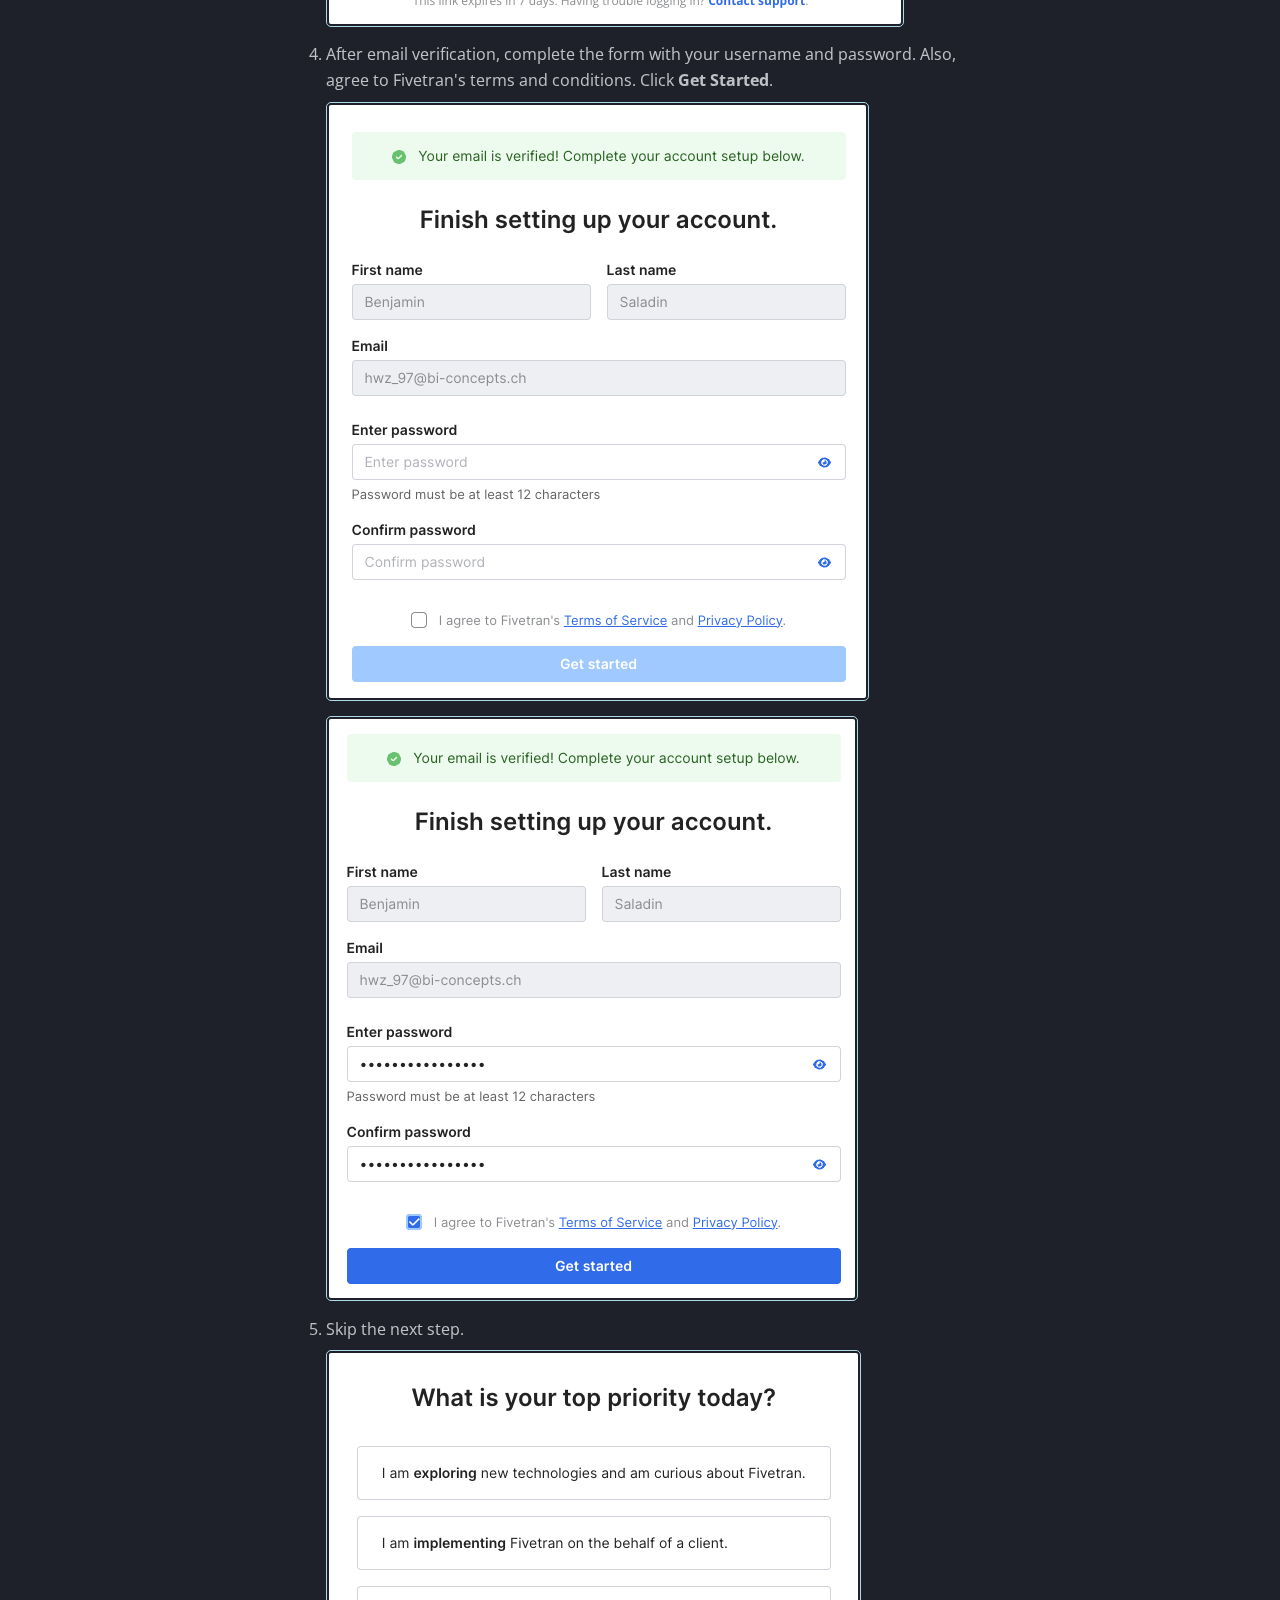
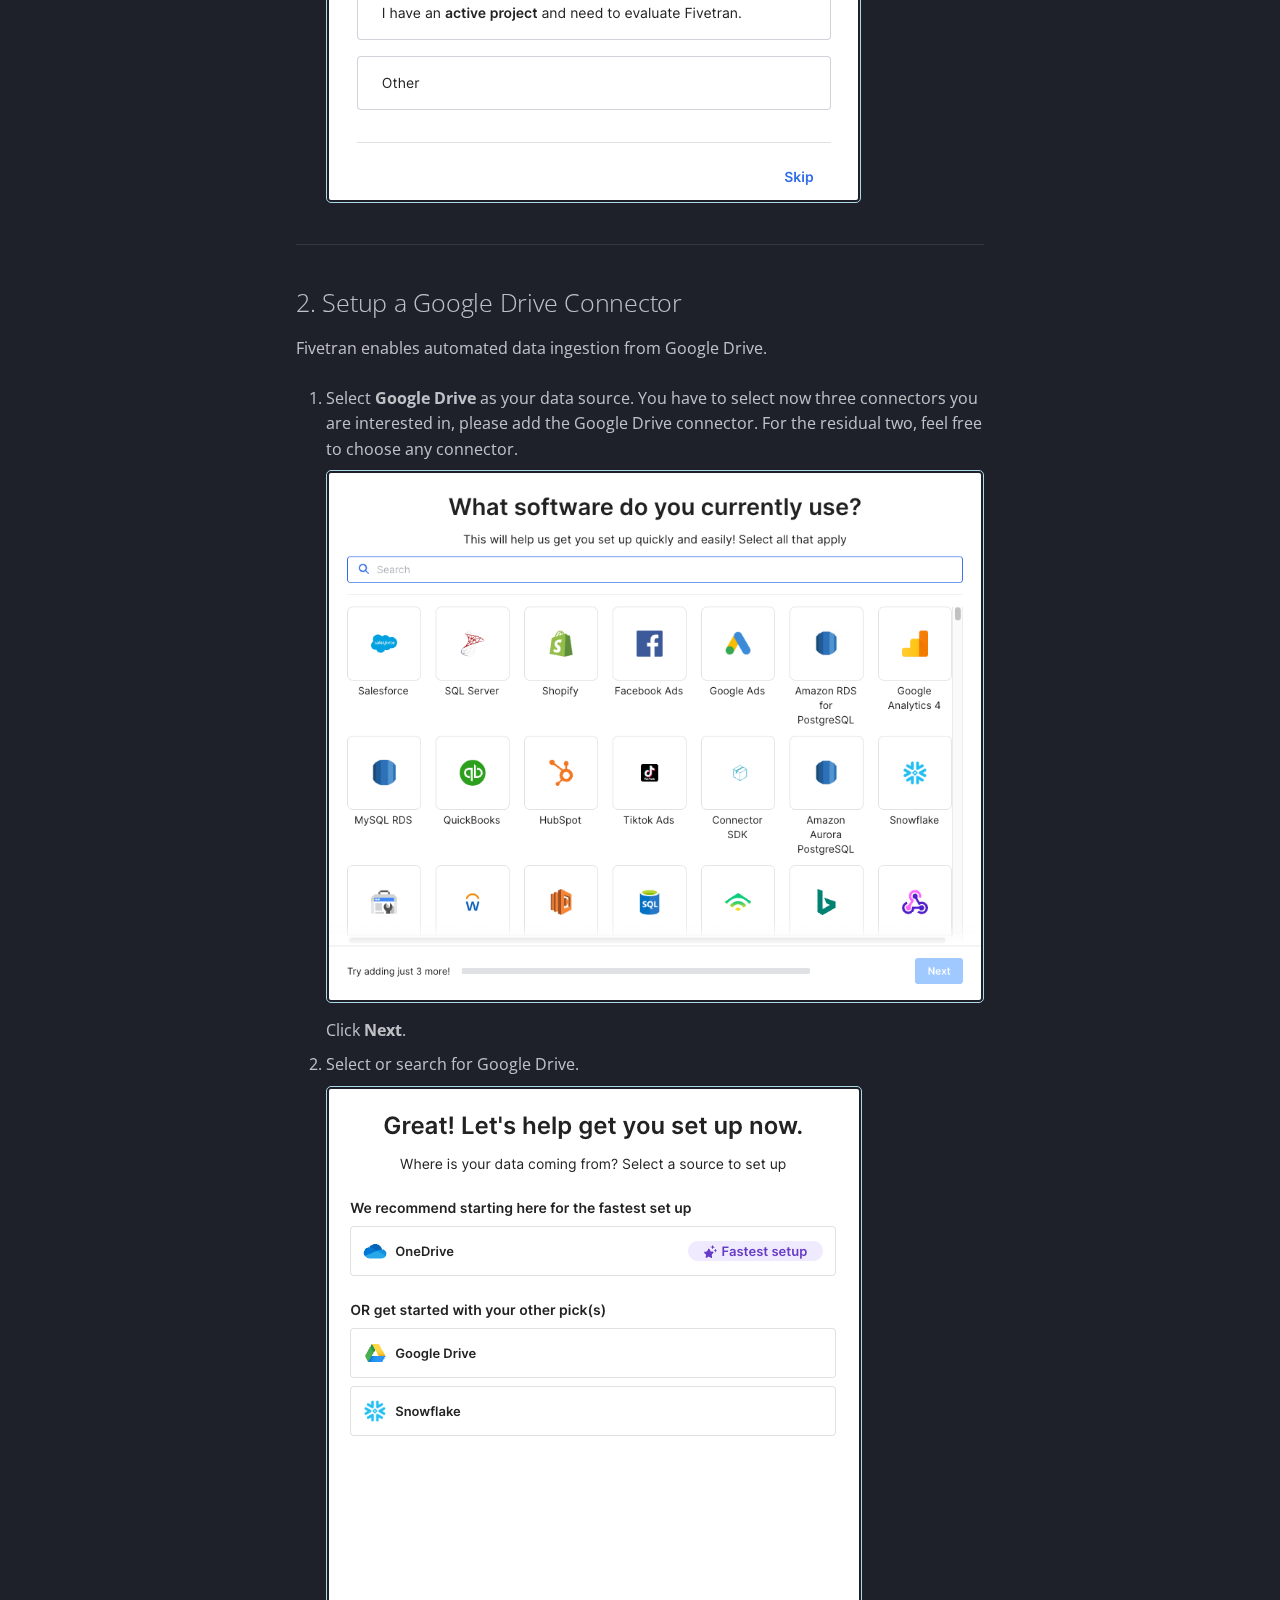
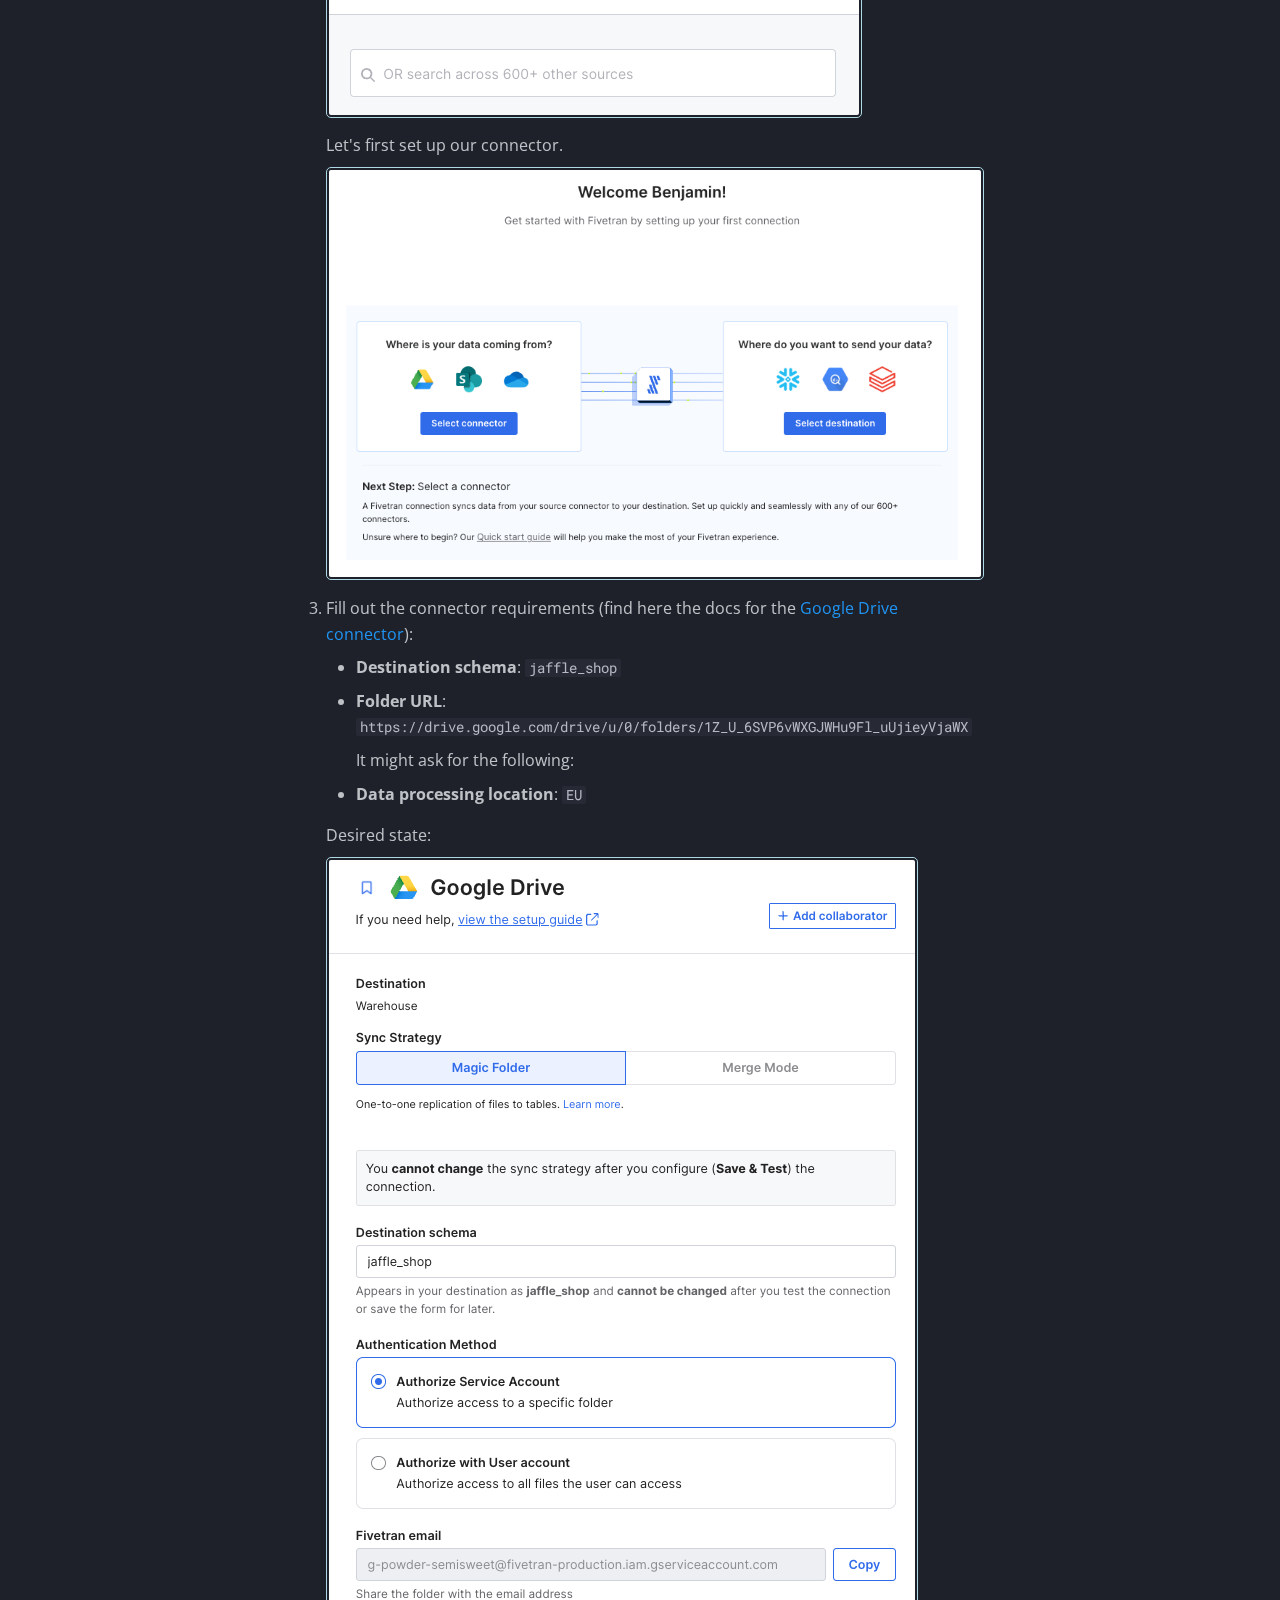
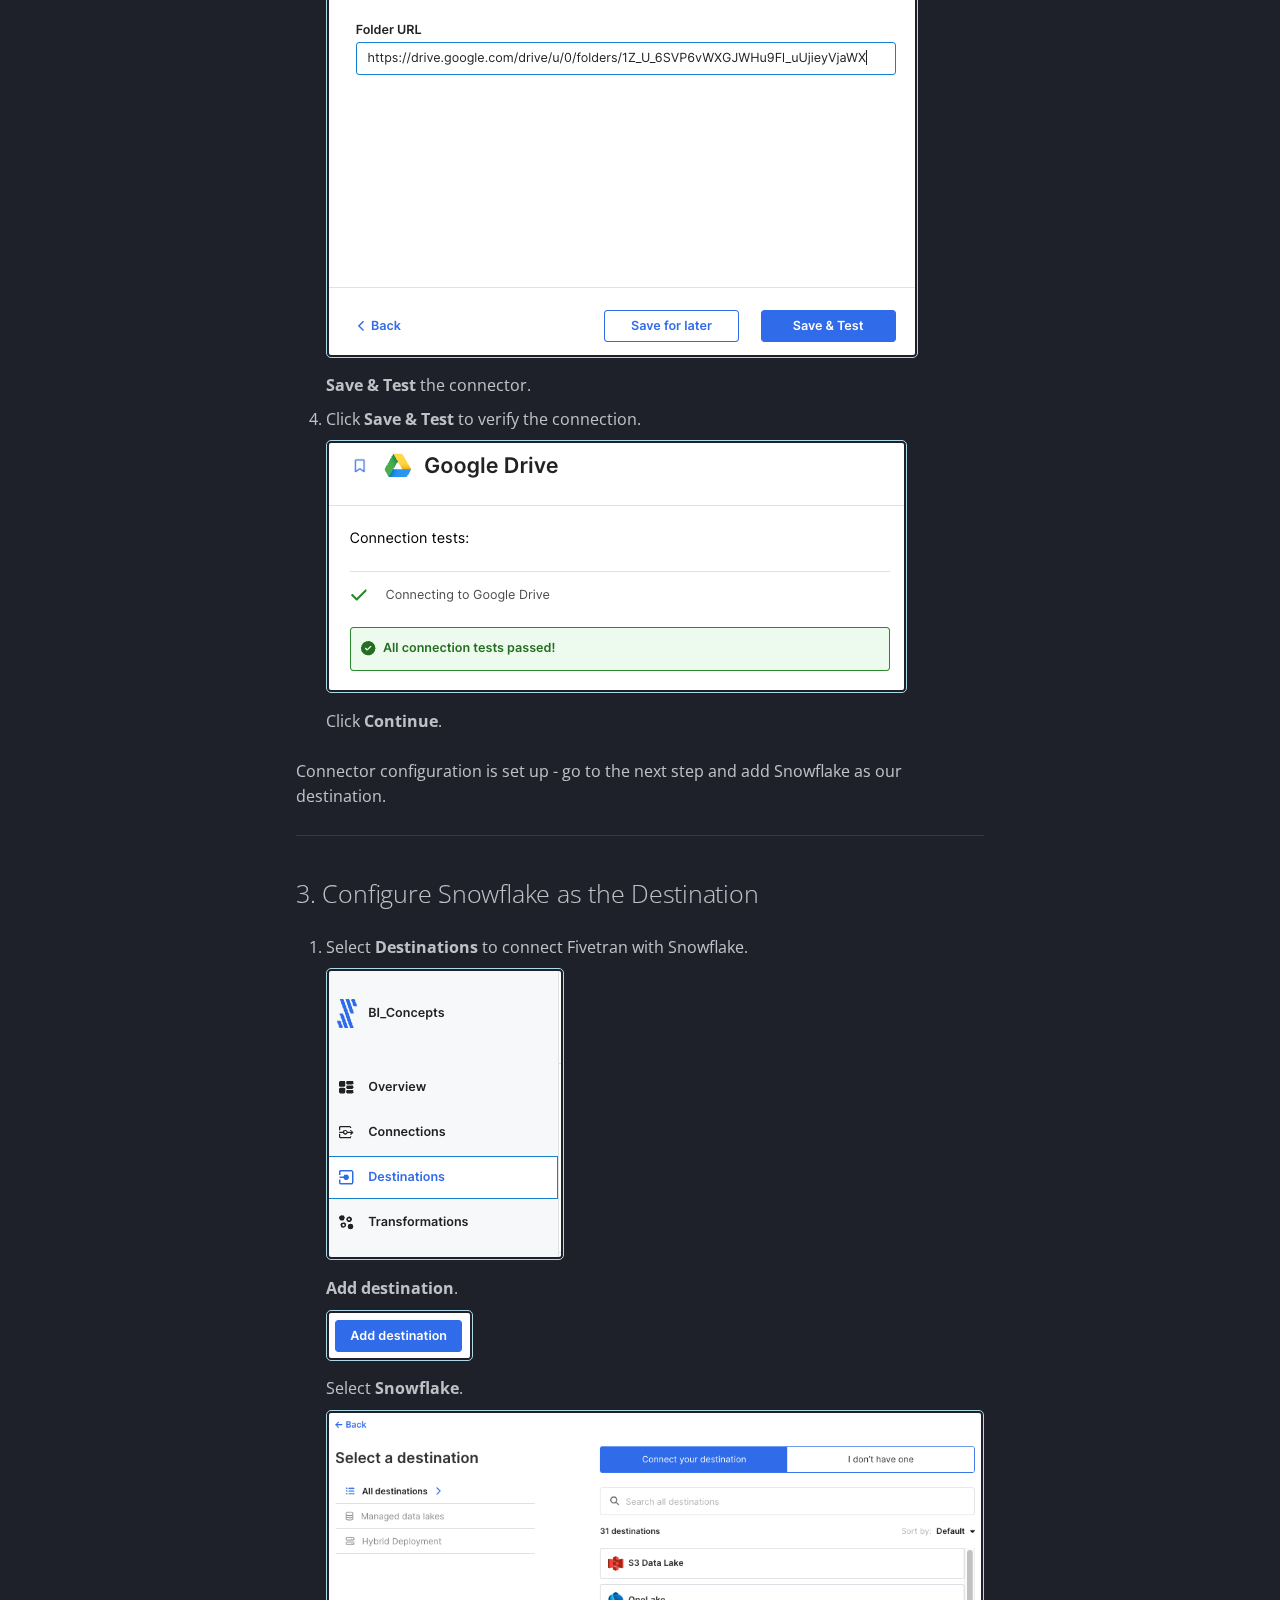
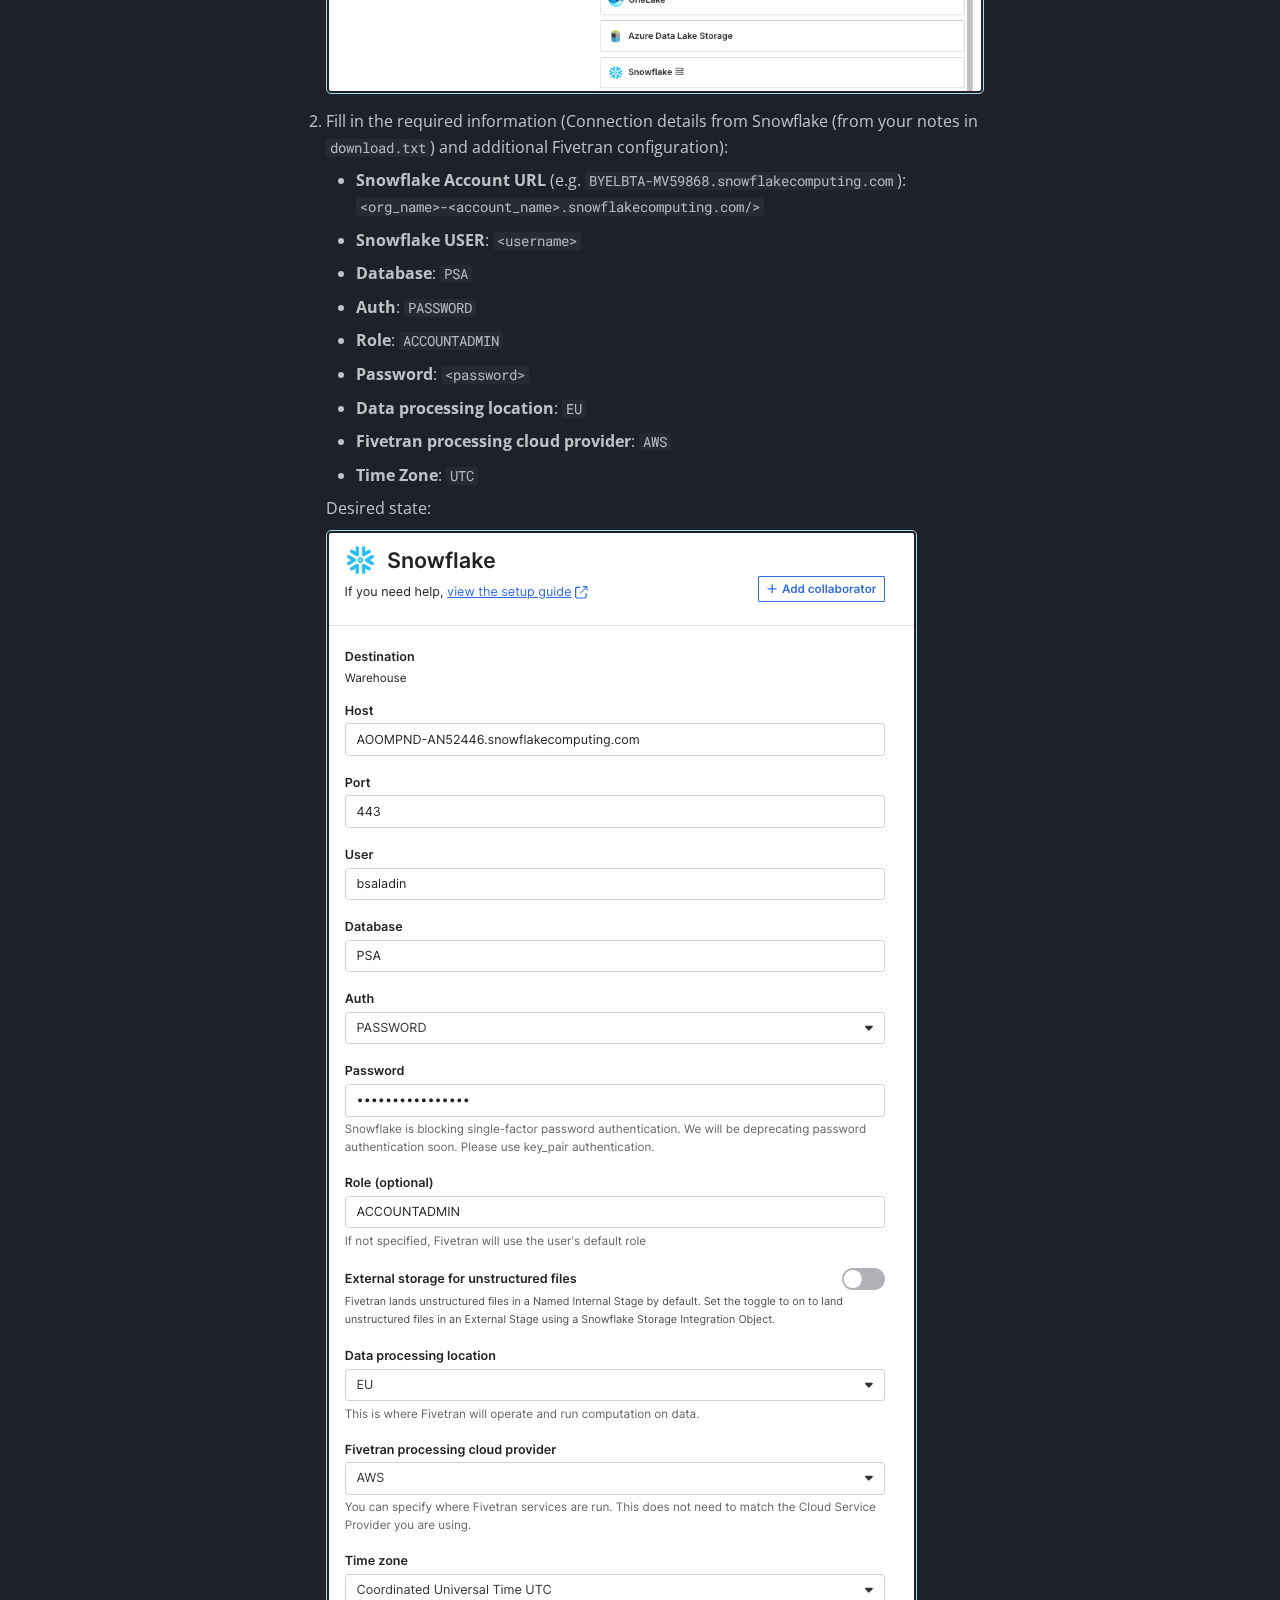
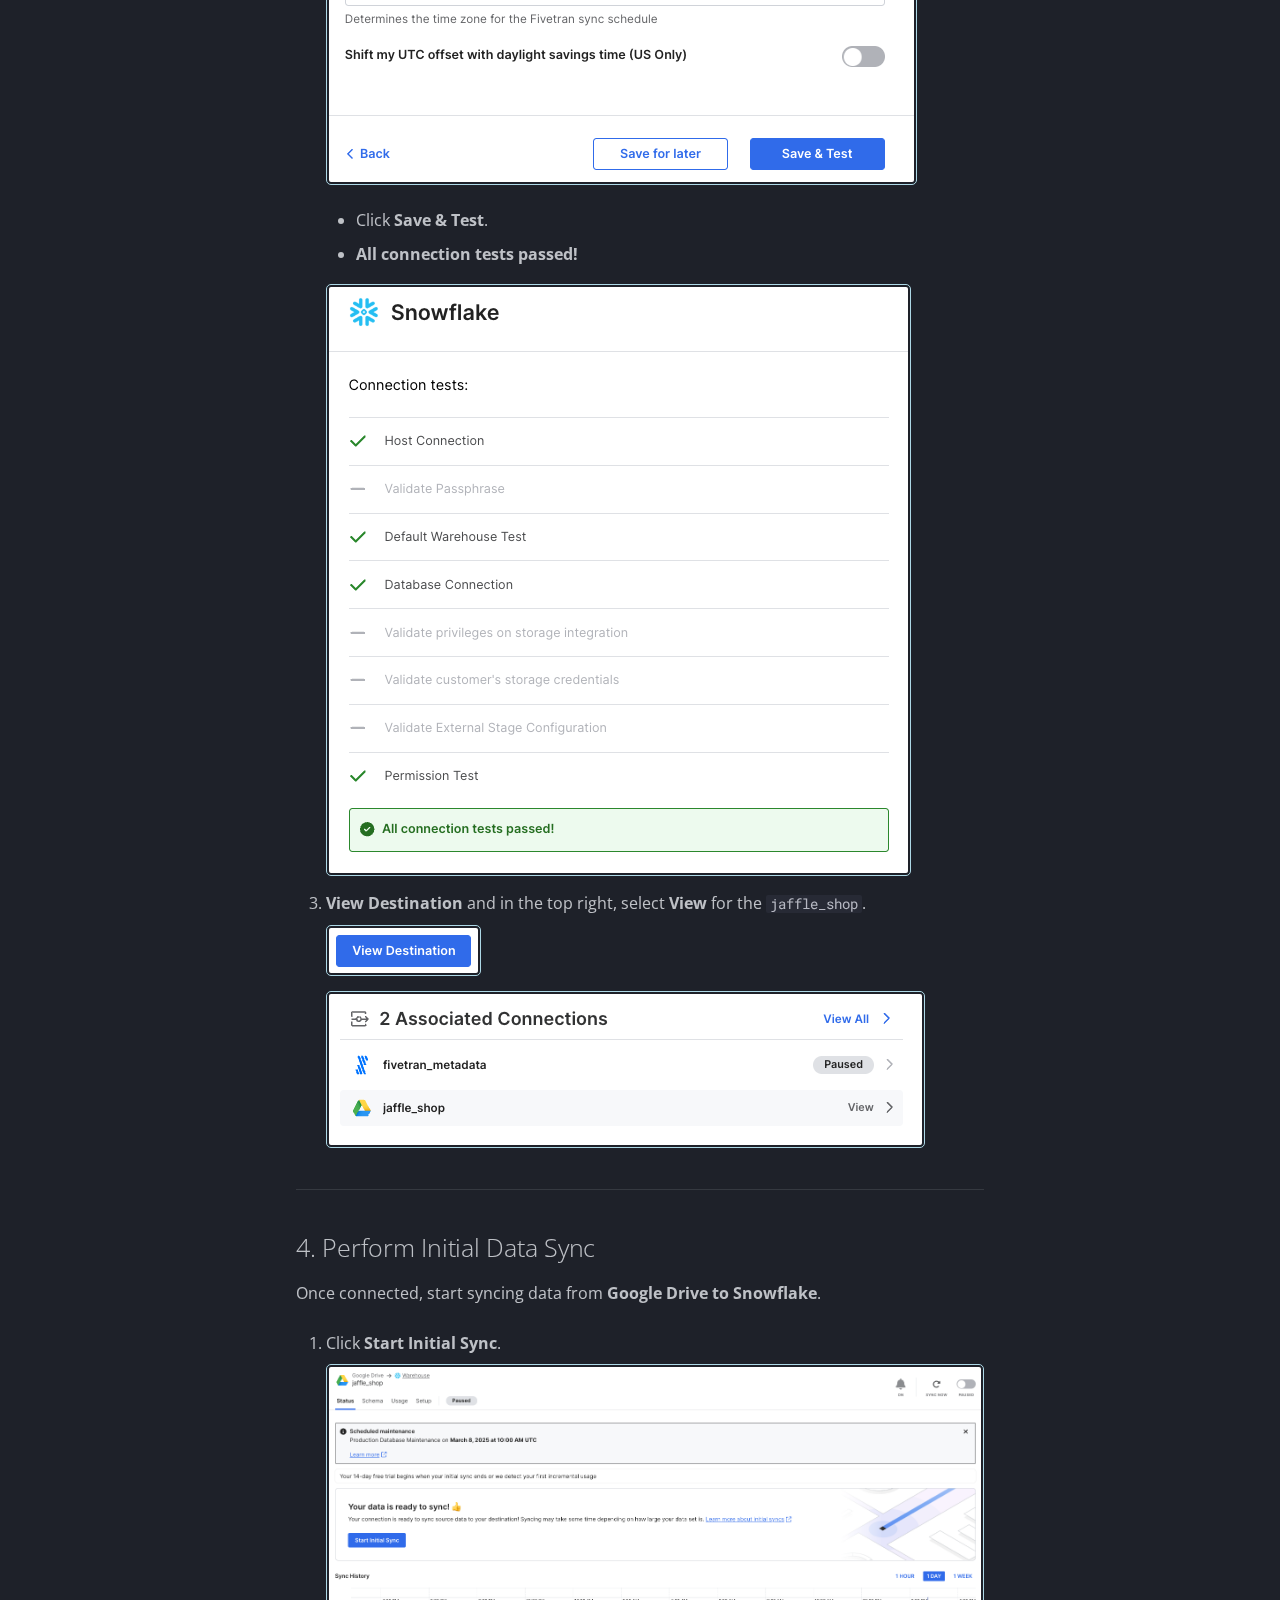
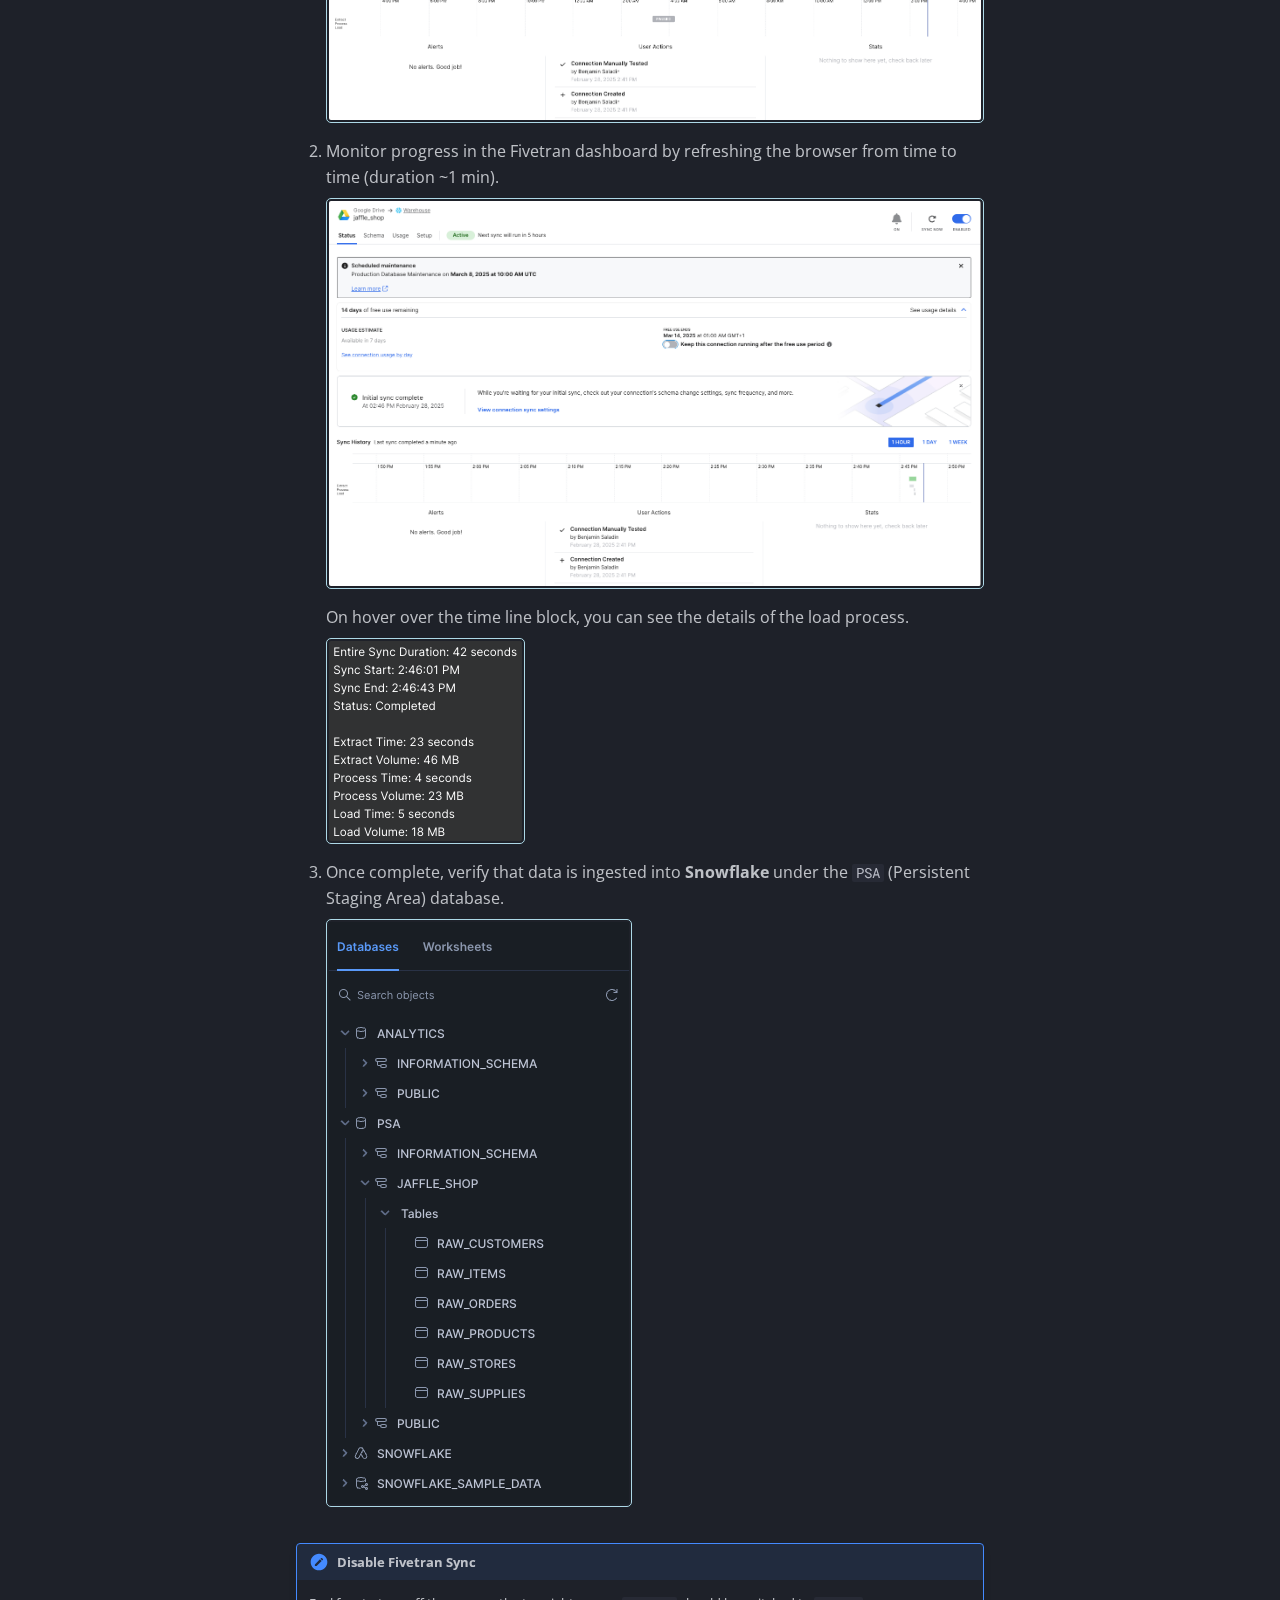
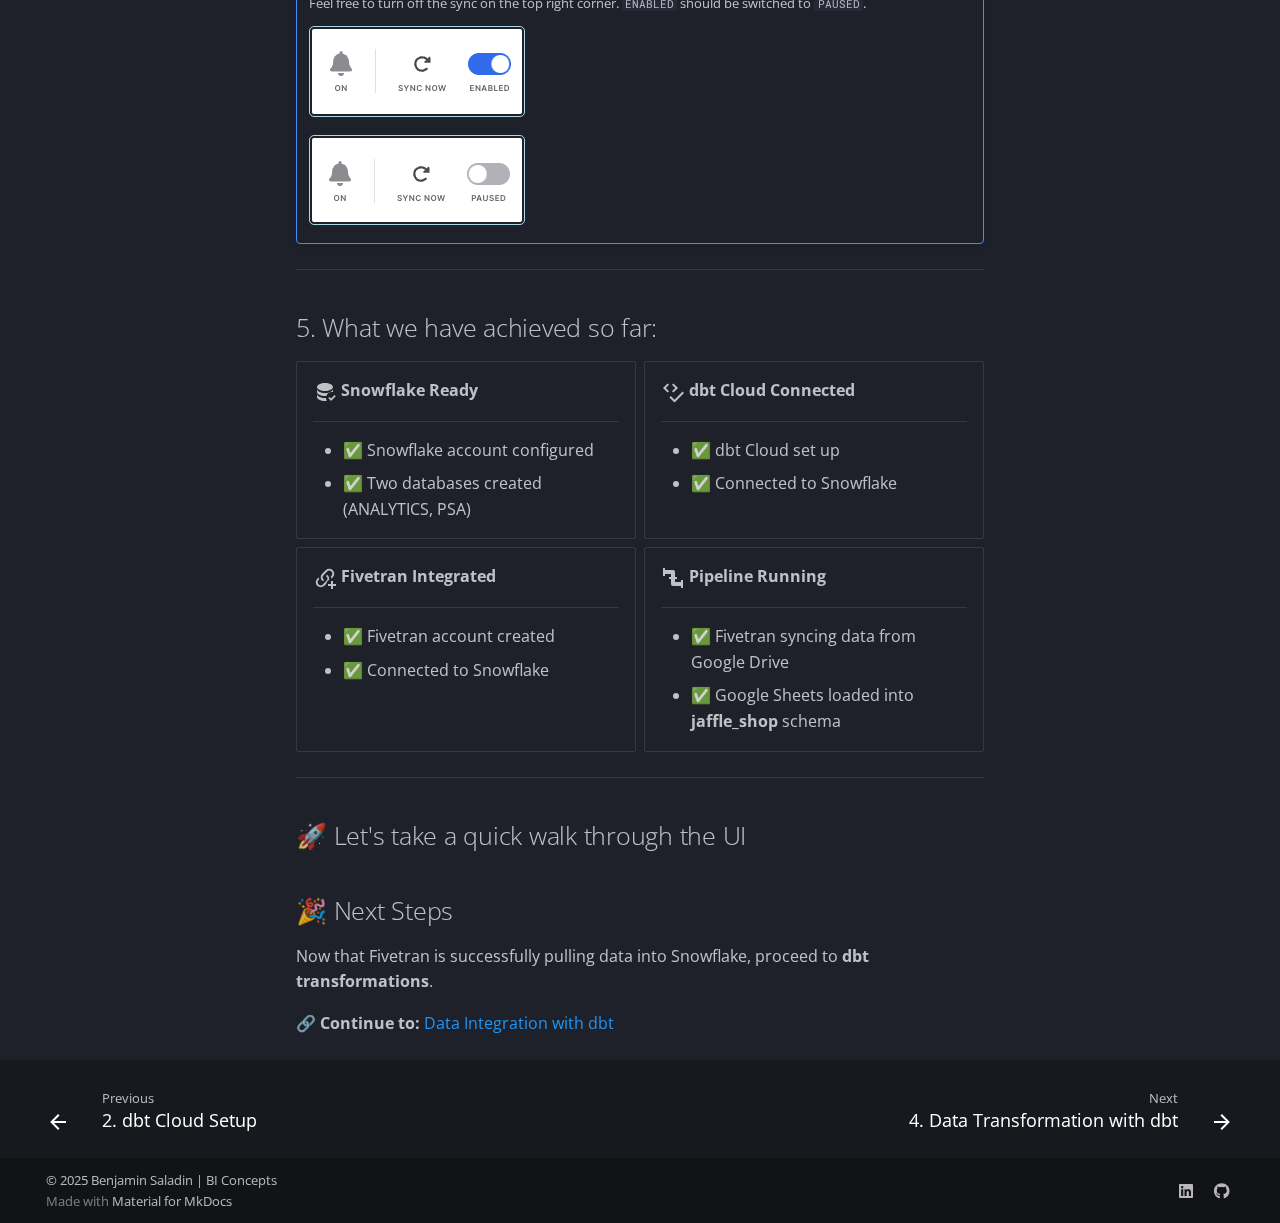
<file: fivetran-setup/index.html>
<!doctype html>
<html lang="en" class="no-js">
  <head>
    
      <meta charset="utf-8">
      <meta name="viewport" content="width=device-width,initial-scale=1">
      
      
      
        <link rel="canonical" href="https://svc-bi-concepts.github.io/test-mkdocs/fivetran-setup/">
      
      
        <link rel="prev" href="../dbt-setup/">
      
      
        <link rel="next" href="../dbt-transformation/">
      
      
      <link rel="icon" href="../assets/images/favicon.ico">
      <meta name="generator" content="mkdocs-1.6.1, mkdocs-material-9.6.7">
    
    
      
        <title>3. Fivetran Setup - AI Readiness Hands-on Lab</title>
      
    
    
      <link rel="stylesheet" href="../assets/stylesheets/main.8608ea7d.min.css">
      
        
        <link rel="stylesheet" href="../assets/stylesheets/palette.06af60db.min.css">
      
      


    
    
      
    
    
      
        
        
        <link rel="preconnect" href="https://fonts.gstatic.com" crossorigin>
        <link rel="stylesheet" href="https://fonts.googleapis.com/css?family=Open+Sans:300,300i,400,400i,700,700i%7CRoboto+Mono:400,400i,700,700i&display=fallback">
        <style>:root{--md-text-font:"Open Sans";--md-code-font:"Roboto Mono"}</style>
      
    
    
      <link rel="stylesheet" href="../stylesheets/extra.css">
    
    <script>__md_scope=new URL("..",location),__md_hash=e=>[...e].reduce(((e,_)=>(e<<5)-e+_.charCodeAt(0)),0),__md_get=(e,_=localStorage,t=__md_scope)=>JSON.parse(_.getItem(t.pathname+"."+e)),__md_set=(e,_,t=localStorage,a=__md_scope)=>{try{t.setItem(a.pathname+"."+e,JSON.stringify(_))}catch(e){}}</script>
    
      

    
    
    
  </head>
  
  
    
    
      
    
    
    
    
    <body dir="ltr" data-md-color-scheme="slate" data-md-color-primary="blue" data-md-color-accent="deep-blue">
  
    
    <input class="md-toggle" data-md-toggle="drawer" type="checkbox" id="__drawer" autocomplete="off">
    <input class="md-toggle" data-md-toggle="search" type="checkbox" id="__search" autocomplete="off">
    <label class="md-overlay" for="__drawer"></label>
    <div data-md-component="skip">
      
        
        <a href="#fivetran-setup" class="md-skip">
          Skip to content
        </a>
      
    </div>
    <div data-md-component="announce">
      
    </div>
    
    
      

<header class="md-header" data-md-component="header">
  <nav class="md-header__inner md-grid" aria-label="Header">
    <a href=".." title="AI Readiness Hands-on Lab" class="md-header__button md-logo" aria-label="AI Readiness Hands-on Lab" data-md-component="logo">
      
  <img src="../assets/images/BI_Concepts_logo_graphic_color.png" alt="logo">

    </a>
    <label class="md-header__button md-icon" for="__drawer">
      
      <svg xmlns="http://www.w3.org/2000/svg" viewBox="0 0 24 24"><path d="M3 6h18v2H3zm0 5h18v2H3zm0 5h18v2H3z"/></svg>
    </label>
    <div class="md-header__title" data-md-component="header-title">
      <div class="md-header__ellipsis">
        <div class="md-header__topic">
          <span class="md-ellipsis">
            AI Readiness Hands-on Lab
          </span>
        </div>
        <div class="md-header__topic" data-md-component="header-topic">
          <span class="md-ellipsis">
            
              3. Fivetran Setup
            
          </span>
        </div>
      </div>
    </div>
    
      
        <form class="md-header__option" data-md-component="palette">
  
    
    
    
    <input class="md-option" data-md-color-media="" data-md-color-scheme="slate" data-md-color-primary="blue" data-md-color-accent="deep-blue"  aria-label="Dark mode"  type="radio" name="__palette" id="__palette_0">
    
      <label class="md-header__button md-icon" title="Dark mode" for="__palette_1" hidden>
        <svg xmlns="http://www.w3.org/2000/svg" viewBox="0 0 24 24"><path d="M12 7a5 5 0 0 1 5 5 5 5 0 0 1-5 5 5 5 0 0 1-5-5 5 5 0 0 1 5-5m0 2a3 3 0 0 0-3 3 3 3 0 0 0 3 3 3 3 0 0 0 3-3 3 3 0 0 0-3-3m0-7 2.39 3.42C13.65 5.15 12.84 5 12 5s-1.65.15-2.39.42zM3.34 7l4.16-.35A7.2 7.2 0 0 0 5.94 8.5c-.44.74-.69 1.5-.83 2.29zm.02 10 1.76-3.77a7.131 7.131 0 0 0 2.38 4.14zM20.65 7l-1.77 3.79a7.02 7.02 0 0 0-2.38-4.15zm-.01 10-4.14.36c.59-.51 1.12-1.14 1.54-1.86.42-.73.69-1.5.83-2.29zM12 22l-2.41-3.44c.74.27 1.55.44 2.41.44.82 0 1.63-.17 2.37-.44z"/></svg>
      </label>
    
  
    
    
    
    <input class="md-option" data-md-color-media="" data-md-color-scheme="default" data-md-color-primary="blue" data-md-color-accent="deep-orange"  aria-label="Light mode"  type="radio" name="__palette" id="__palette_1">
    
      <label class="md-header__button md-icon" title="Light mode" for="__palette_0" hidden>
        <svg xmlns="http://www.w3.org/2000/svg" viewBox="0 0 24 24"><path d="m17.75 4.09-2.53 1.94.91 3.06-2.63-1.81-2.63 1.81.91-3.06-2.53-1.94L12.44 4l1.06-3 1.06 3zm3.5 6.91-1.64 1.25.59 1.98-1.7-1.17-1.7 1.17.59-1.98L15.75 11l2.06-.05L18.5 9l.69 1.95zm-2.28 4.95c.83-.08 1.72 1.1 1.19 1.85-.32.45-.66.87-1.08 1.27C15.17 23 8.84 23 4.94 19.07c-3.91-3.9-3.91-10.24 0-14.14.4-.4.82-.76 1.27-1.08.75-.53 1.93.36 1.85 1.19-.27 2.86.69 5.83 2.89 8.02a9.96 9.96 0 0 0 8.02 2.89m-1.64 2.02a12.08 12.08 0 0 1-7.8-3.47c-2.17-2.19-3.33-5-3.49-7.82-2.81 3.14-2.7 7.96.31 10.98 3.02 3.01 7.84 3.12 10.98.31"/></svg>
      </label>
    
  
</form>
      
    
    
      <script>var palette=__md_get("__palette");if(palette&&palette.color){if("(prefers-color-scheme)"===palette.color.media){var media=matchMedia("(prefers-color-scheme: light)"),input=document.querySelector(media.matches?"[data-md-color-media='(prefers-color-scheme: light)']":"[data-md-color-media='(prefers-color-scheme: dark)']");palette.color.media=input.getAttribute("data-md-color-media"),palette.color.scheme=input.getAttribute("data-md-color-scheme"),palette.color.primary=input.getAttribute("data-md-color-primary"),palette.color.accent=input.getAttribute("data-md-color-accent")}for(var[key,value]of Object.entries(palette.color))document.body.setAttribute("data-md-color-"+key,value)}</script>
    
    
    
      <label class="md-header__button md-icon" for="__search">
        
        <svg xmlns="http://www.w3.org/2000/svg" viewBox="0 0 24 24"><path d="M9.5 3A6.5 6.5 0 0 1 16 9.5c0 1.61-.59 3.09-1.56 4.23l.27.27h.79l5 5-1.5 1.5-5-5v-.79l-.27-.27A6.52 6.52 0 0 1 9.5 16 6.5 6.5 0 0 1 3 9.5 6.5 6.5 0 0 1 9.5 3m0 2C7 5 5 7 5 9.5S7 14 9.5 14 14 12 14 9.5 12 5 9.5 5"/></svg>
      </label>
      <div class="md-search" data-md-component="search" role="dialog">
  <label class="md-search__overlay" for="__search"></label>
  <div class="md-search__inner" role="search">
    <form class="md-search__form" name="search">
      <input type="text" class="md-search__input" name="query" aria-label="Search" placeholder="Search" autocapitalize="off" autocorrect="off" autocomplete="off" spellcheck="false" data-md-component="search-query" required>
      <label class="md-search__icon md-icon" for="__search">
        
        <svg xmlns="http://www.w3.org/2000/svg" viewBox="0 0 24 24"><path d="M9.5 3A6.5 6.5 0 0 1 16 9.5c0 1.61-.59 3.09-1.56 4.23l.27.27h.79l5 5-1.5 1.5-5-5v-.79l-.27-.27A6.52 6.52 0 0 1 9.5 16 6.5 6.5 0 0 1 3 9.5 6.5 6.5 0 0 1 9.5 3m0 2C7 5 5 7 5 9.5S7 14 9.5 14 14 12 14 9.5 12 5 9.5 5"/></svg>
        
        <svg xmlns="http://www.w3.org/2000/svg" viewBox="0 0 24 24"><path d="M20 11v2H8l5.5 5.5-1.42 1.42L4.16 12l7.92-7.92L13.5 5.5 8 11z"/></svg>
      </label>
      <nav class="md-search__options" aria-label="Search">
        
          <a href="javascript:void(0)" class="md-search__icon md-icon" title="Share" aria-label="Share" data-clipboard data-clipboard-text="" data-md-component="search-share" tabindex="-1">
            
            <svg xmlns="http://www.w3.org/2000/svg" viewBox="0 0 24 24"><path d="M18 16.08c-.76 0-1.44.3-1.96.77L8.91 12.7c.05-.23.09-.46.09-.7s-.04-.47-.09-.7l7.05-4.11c.54.5 1.25.81 2.04.81a3 3 0 0 0 3-3 3 3 0 0 0-3-3 3 3 0 0 0-3 3c0 .24.04.47.09.7L8.04 9.81C7.5 9.31 6.79 9 6 9a3 3 0 0 0-3 3 3 3 0 0 0 3 3c.79 0 1.5-.31 2.04-.81l7.12 4.15c-.05.21-.08.43-.08.66 0 1.61 1.31 2.91 2.92 2.91s2.92-1.3 2.92-2.91A2.92 2.92 0 0 0 18 16.08"/></svg>
          </a>
        
        <button type="reset" class="md-search__icon md-icon" title="Clear" aria-label="Clear" tabindex="-1">
          
          <svg xmlns="http://www.w3.org/2000/svg" viewBox="0 0 24 24"><path d="M19 6.41 17.59 5 12 10.59 6.41 5 5 6.41 10.59 12 5 17.59 6.41 19 12 13.41 17.59 19 19 17.59 13.41 12z"/></svg>
        </button>
      </nav>
      
        <div class="md-search__suggest" data-md-component="search-suggest"></div>
      
    </form>
    <div class="md-search__output">
      <div class="md-search__scrollwrap" tabindex="0" data-md-scrollfix>
        <div class="md-search-result" data-md-component="search-result">
          <div class="md-search-result__meta">
            Initializing search
          </div>
          <ol class="md-search-result__list" role="presentation"></ol>
        </div>
      </div>
    </div>
  </div>
</div>
    
    
  </nav>
  
</header>
    
    <div class="md-container" data-md-component="container">
      
      
        
          
            
<nav class="md-tabs" aria-label="Tabs" data-md-component="tabs">
  <div class="md-grid">
    <ul class="md-tabs__list">
      
        
  
  
  
    <li class="md-tabs__item">
      <a href=".." class="md-tabs__link">
        
  
    
  
  Home

      </a>
    </li>
  

      
        
  
  
    
  
  
    
    
      <li class="md-tabs__item md-tabs__item--active">
        <a href="../snowflake-setup/" class="md-tabs__link">
          
  
    
  
  Hands-on-Lab

        </a>
      </li>
    
  

      
        
  
  
  
    <li class="md-tabs__item">
      <a href="../resources/" class="md-tabs__link">
        
  
    
  
  Resources

      </a>
    </li>
  

      
    </ul>
  </div>
</nav>
          
        
      
      <main class="md-main" data-md-component="main">
        <div class="md-main__inner md-grid">
          
            
              
              <div class="md-sidebar md-sidebar--primary" data-md-component="sidebar" data-md-type="navigation" >
                <div class="md-sidebar__scrollwrap">
                  <div class="md-sidebar__inner">
                    


  


<nav class="md-nav md-nav--primary md-nav--lifted" aria-label="Navigation" data-md-level="0">
  <label class="md-nav__title" for="__drawer">
    <a href=".." title="AI Readiness Hands-on Lab" class="md-nav__button md-logo" aria-label="AI Readiness Hands-on Lab" data-md-component="logo">
      
  <img src="../assets/images/BI_Concepts_logo_graphic_color.png" alt="logo">

    </a>
    AI Readiness Hands-on Lab
  </label>
  
  <ul class="md-nav__list" data-md-scrollfix>
    
      
      
  
  
  
  
    <li class="md-nav__item">
      <a href=".." class="md-nav__link">
        
  
  <span class="md-ellipsis">
    Home
    
  </span>
  

      </a>
    </li>
  

    
      
      
  
  
    
  
  
  
    
    
      
        
      
        
      
        
      
        
      
        
      
        
      
        
      
    
    
      
        
        
      
      
        
      
    
    
    <li class="md-nav__item md-nav__item--active md-nav__item--section md-nav__item--nested">
      
        
        
        <input class="md-nav__toggle md-toggle " type="checkbox" id="__nav_2" checked>
        
          
          <label class="md-nav__link" for="__nav_2" id="__nav_2_label" tabindex="">
            
  
  <span class="md-ellipsis">
    Hands-on-Lab
    
  </span>
  

            <span class="md-nav__icon md-icon"></span>
          </label>
        
        <nav class="md-nav" data-md-level="1" aria-labelledby="__nav_2_label" aria-expanded="true">
          <label class="md-nav__title" for="__nav_2">
            <span class="md-nav__icon md-icon"></span>
            Hands-on-Lab
          </label>
          <ul class="md-nav__list" data-md-scrollfix>
            
              
                
  
  
  
  
    <li class="md-nav__item">
      <a href="../snowflake-setup/" class="md-nav__link">
        
  
  <span class="md-ellipsis">
    1. Snowflake Setup
    
  </span>
  

      </a>
    </li>
  

              
            
              
                
  
  
  
  
    <li class="md-nav__item">
      <a href="../dbt-setup/" class="md-nav__link">
        
  
  <span class="md-ellipsis">
    2. dbt Cloud Setup
    
  </span>
  

      </a>
    </li>
  

              
            
              
                
  
  
    
  
  
  
    <li class="md-nav__item md-nav__item--active">
      
      <input class="md-nav__toggle md-toggle" type="checkbox" id="__toc">
      
      
        
      
      
        <label class="md-nav__link md-nav__link--active" for="__toc">
          
  
  <span class="md-ellipsis">
    3. Fivetran Setup
    
  </span>
  

          <span class="md-nav__icon md-icon"></span>
        </label>
      
      <a href="./" class="md-nav__link md-nav__link--active">
        
  
  <span class="md-ellipsis">
    3. Fivetran Setup
    
  </span>
  

      </a>
      
        

<nav class="md-nav md-nav--secondary" aria-label="Table of contents">
  
  
  
    
  
  
    <label class="md-nav__title" for="__toc">
      <span class="md-nav__icon md-icon"></span>
      Table of contents
    </label>
    <ul class="md-nav__list" data-md-component="toc" data-md-scrollfix>
      
        <li class="md-nav__item">
  <a href="#1-create-a-fivetran-account" class="md-nav__link">
    <span class="md-ellipsis">
      1. Create a Fivetran Account
    </span>
  </a>
  
</li>
      
        <li class="md-nav__item">
  <a href="#2-setup-a-google-drive-connector" class="md-nav__link">
    <span class="md-ellipsis">
      2. Setup a Google Drive Connector
    </span>
  </a>
  
</li>
      
        <li class="md-nav__item">
  <a href="#3-configure-snowflake-as-the-destination" class="md-nav__link">
    <span class="md-ellipsis">
      3. Configure Snowflake as the Destination
    </span>
  </a>
  
</li>
      
        <li class="md-nav__item">
  <a href="#4-perform-initial-data-sync" class="md-nav__link">
    <span class="md-ellipsis">
      4. Perform Initial Data Sync
    </span>
  </a>
  
</li>
      
        <li class="md-nav__item">
  <a href="#5-what-we-have-achieved-so-far" class="md-nav__link">
    <span class="md-ellipsis">
      5. What we have achieved so far:
    </span>
  </a>
  
</li>
      
        <li class="md-nav__item">
  <a href="#lets-take-a-quick-walk-through-the-ui" class="md-nav__link">
    <span class="md-ellipsis">
      🚀 Let's take a quick walk through the UI
    </span>
  </a>
  
</li>
      
        <li class="md-nav__item">
  <a href="#next-steps" class="md-nav__link">
    <span class="md-ellipsis">
      🎉 Next Steps
    </span>
  </a>
  
</li>
      
    </ul>
  
</nav>
      
    </li>
  

              
            
              
                
  
  
  
  
    <li class="md-nav__item">
      <a href="../dbt-transformation/" class="md-nav__link">
        
  
  <span class="md-ellipsis">
    4. Data Transformation with dbt
    
  </span>
  

      </a>
    </li>
  

              
            
              
                
  
  
  
  
    <li class="md-nav__item">
      <a href="../data-quality/" class="md-nav__link">
        
  
  <span class="md-ellipsis">
    5. Data Quality & Testing
    
  </span>
  

      </a>
    </li>
  

              
            
              
                
  
  
  
  
    <li class="md-nav__item">
      <a href="../dbt-deployment/" class="md-nav__link">
        
  
  <span class="md-ellipsis">
    6. Documentation & Deployment
    
  </span>
  

      </a>
    </li>
  

              
            
              
                
  
  
  
  
    <li class="md-nav__item">
      <a href="../data-visualization/" class="md-nav__link">
        
  
  <span class="md-ellipsis">
    7. Data Visualization
    
  </span>
  

      </a>
    </li>
  

              
            
          </ul>
        </nav>
      
    </li>
  

    
      
      
  
  
  
  
    <li class="md-nav__item">
      <a href="../resources/" class="md-nav__link">
        
  
  <span class="md-ellipsis">
    Resources
    
  </span>
  

      </a>
    </li>
  

    
  </ul>
</nav>
                  </div>
                </div>
              </div>
            
            
              
              <div class="md-sidebar md-sidebar--secondary" data-md-component="sidebar" data-md-type="toc" >
                <div class="md-sidebar__scrollwrap">
                  <div class="md-sidebar__inner">
                    

<nav class="md-nav md-nav--secondary" aria-label="Table of contents">
  
  
  
    
  
  
    <label class="md-nav__title" for="__toc">
      <span class="md-nav__icon md-icon"></span>
      Table of contents
    </label>
    <ul class="md-nav__list" data-md-component="toc" data-md-scrollfix>
      
        <li class="md-nav__item">
  <a href="#1-create-a-fivetran-account" class="md-nav__link">
    <span class="md-ellipsis">
      1. Create a Fivetran Account
    </span>
  </a>
  
</li>
      
        <li class="md-nav__item">
  <a href="#2-setup-a-google-drive-connector" class="md-nav__link">
    <span class="md-ellipsis">
      2. Setup a Google Drive Connector
    </span>
  </a>
  
</li>
      
        <li class="md-nav__item">
  <a href="#3-configure-snowflake-as-the-destination" class="md-nav__link">
    <span class="md-ellipsis">
      3. Configure Snowflake as the Destination
    </span>
  </a>
  
</li>
      
        <li class="md-nav__item">
  <a href="#4-perform-initial-data-sync" class="md-nav__link">
    <span class="md-ellipsis">
      4. Perform Initial Data Sync
    </span>
  </a>
  
</li>
      
        <li class="md-nav__item">
  <a href="#5-what-we-have-achieved-so-far" class="md-nav__link">
    <span class="md-ellipsis">
      5. What we have achieved so far:
    </span>
  </a>
  
</li>
      
        <li class="md-nav__item">
  <a href="#lets-take-a-quick-walk-through-the-ui" class="md-nav__link">
    <span class="md-ellipsis">
      🚀 Let's take a quick walk through the UI
    </span>
  </a>
  
</li>
      
        <li class="md-nav__item">
  <a href="#next-steps" class="md-nav__link">
    <span class="md-ellipsis">
      🎉 Next Steps
    </span>
  </a>
  
</li>
      
    </ul>
  
</nav>
                  </div>
                </div>
              </div>
            
          
          
            <div class="md-content" data-md-component="content">
              <article class="md-content__inner md-typeset">
                
                  



<h1 id="fivetran-setup">Fivetran Setup</h1>
<h2 id="1-create-a-fivetran-account">1. Create a Fivetran Account</h2>
<p>Fivetran is a cloud-based data integration platform that enables automated data ingestion from various sources.</p>
<ol>
<li>
<p>To start using Fivetran, sign up for an account on the <a href="https://go.fivetran.com/signup/free-trial-emea/" target="_blank">Fivetran website</a>.</p>
</li>
<li>
<p>Fill in your credentials and sign up.</p>
<p><img alt="Fivetran Email Verification" src="../assets/screenshots/ftSetup/ftSetup1.png" /></p>
<p><img alt="Fivetran Email Verification" src="../assets/screenshots/ftSetup/ftSetup2.png" /></p>
</li>
<li>
<p>Verify your email via the confirmation link you received in your inbox - <strong>Verify my email</strong>.</p>
<p><img alt="Fivetran Email Verification" src="../assets/screenshots/ftSetup/ftSetup3.png" /></p>
</li>
<li>
<p>After email verification, complete the form with your username and password. Also, agree to Fivetran's terms and conditions. Click <strong>Get Started</strong>.</p>
<p><img alt="Fivetran Email Verification" src="../assets/screenshots/ftSetup/ftSetup4.png" /></p>
<p><img alt="Fivetran Email Verification" src="../assets/screenshots/ftSetup/ftSetup5.png" /></p>
</li>
<li>
<p>Skip the next step.</p>
<p><img alt="Fivetran Email Verification" src="../assets/screenshots/ftSetup/ftSetup6.png" /></p>
</li>
</ol>
<hr />
<h2 id="2-setup-a-google-drive-connector">2. Setup a Google Drive Connector</h2>
<p>Fivetran enables automated data ingestion from Google Drive.</p>
<ol>
<li>
<p>Select <strong>Google Drive</strong> as your data source. You have to select now three connectors you are interested in, please add the Google Drive connector. For the residual two, feel free to choose any connector.</p>
<p><img alt="Fivetran Connector Selection" src="../assets/screenshots/ftSetup/ftSetup7.png" /></p>
<p>Click <strong>Next</strong>.</p>
</li>
<li>
<p>Select or search for Google Drive.</p>
<p><img alt="Fivetran Connector Selection" src="../assets/screenshots/ftSetup/ftSetup8.png" /></p>
<p>Let's first set up our connector.</p>
<p><img alt="Select connector" src="../assets/screenshots/ftSetup/ftSetup9.png" /></p>
</li>
<li>
<p>Fill out the connector requirements (find here the docs for the <a href="https://fivetran.com/docs/connectors/files/google-drive/setup-guide">Google Drive connector</a>):</p>
<ul>
<li><strong>Destination schema</strong>: <code>jaffle_shop</code></li>
<li>
<p><strong>Folder URL</strong>: <code>https://drive.google.com/drive/u/0/folders/1Z_U_6SVP6vWXGJWHu9Fl_uUjieyVjaWX</code></p>
<p>It might ask for the following:</p>
</li>
<li>
<p><strong>Data processing location</strong>: <code>EU</code>    </p>
</li>
</ul>
<p>Desired state:</p>
<p><img alt="Google Drive Connection" src="../assets/screenshots/ftSetup/ftSetup10.png" /></p>
<p><strong>Save &amp; Test</strong> the connector.</p>
</li>
<li>
<p>Click <strong>Save &amp; Test</strong> to verify the connection.</p>
<p><img alt="Google Drive Connection" src="../assets/screenshots/ftSetup/ftSetup11.png" /></p>
<p>Click <strong>Continue</strong>.</p>
</li>
</ol>
<p>Connector configuration is set up - go to the next step and add Snowflake as our destination.</p>
<hr />
<h2 id="3-configure-snowflake-as-the-destination">3. Configure Snowflake as the Destination</h2>
<ol>
<li>
<p>Select <strong>Destinations</strong> to connect Fivetran with Snowflake.</p>
<p><img alt="Fivetran Connector Selection" src="../assets/screenshots/ftSetup/ftSetup12.png" /></p>
<p><strong>Add destination</strong>.</p>
<p><img alt="Fivetran Connector Selection" src="../assets/screenshots/ftSetup/ftSetup13.png" /></p>
<p>Select <strong>Snowflake</strong>.</p>
<p><img alt="Snowflake Connection" src="../assets/screenshots/ftSetup/ftSetup14.png" /></p>
</li>
<li>
<p>Fill in the required information (Connection details from Snowflake (from your notes in <code>download.txt</code>) and additional Fivetran configuration):</p>
<ul>
<li><strong>Snowflake Account URL</strong> (e.g. <code>BYELBTA-MV59868.snowflakecomputing.com</code>): <code>&lt;org_name&gt;-&lt;account_name&gt;.snowflakecomputing.com/&gt;</code></li>
<li><strong>Snowflake USER</strong>: <code>&lt;username&gt;</code></li>
<li><strong>Database</strong>: <code>PSA</code></li>
<li><strong>Auth</strong>: <code>PASSWORD</code></li>
<li><strong>Role</strong>: <code>ACCOUNTADMIN</code></li>
<li><strong>Password</strong>: <code>&lt;password&gt;</code></li>
<li><strong>Data processing location</strong>: <code>EU</code></li>
<li><strong>Fivetran processing cloud provider</strong>: <code>AWS</code></li>
<li><strong>Time Zone</strong>: <code>UTC</code></li>
</ul>
<p>Desired state:</p>
<p><img alt="Snowflake Connection" src="../assets/screenshots/ftSetup/ftSetup15.png" /></p>
<ul>
<li>
<p>Click <strong>Save &amp; Test</strong>.</p>
</li>
<li>
<p><strong>All connection tests passed!</strong></p>
</li>
</ul>
<p><img alt="Snowflake Connection" src="../assets/screenshots/ftSetup/ftSetup16.png" /></p>
</li>
<li>
<p><strong>View Destination</strong> and in the top right, select <strong>View</strong> for the <code>jaffle_shop</code>.</p>
<p><img alt="Snowflake Connection" src="../assets/screenshots/ftSetup/ftSetup17.png" /></p>
<p><img alt="Snowflake Connection" src="../assets/screenshots/ftSetup/ftSetup18.png" /></p>
</li>
</ol>
<hr />
<h2 id="4-perform-initial-data-sync">4. Perform Initial Data Sync</h2>
<p>Once connected, start syncing data from <strong>Google Drive to Snowflake</strong>.</p>
<ol>
<li>
<p>Click <strong>Start Initial Sync</strong>.</p>
<p><img alt="Initial Sync" src="../assets/screenshots/ftSetup/ftSetup19.png" /></p>
</li>
<li>
<p>Monitor progress in the Fivetran dashboard by refreshing the browser from time to time (duration ~1 min).</p>
<p><img alt="Snowflake Data" src="../assets/screenshots/ftSetup/ftSetup20.png" /></p>
<p>On hover over the time line block, you can see the details of the load process.</p>
<p><img alt="Snowflake Data" src="../assets/screenshots/ftSetup/ftSetup21.png" /></p>
</li>
<li>
<p>Once complete, verify that data is ingested into <strong>Snowflake</strong> under the <code>PSA</code> (Persistent Staging Area) database.</p>
<p><img alt="Snowflake Data" src="../assets/screenshots/ftSetup/ftSetup22.png" /></p>
</li>
</ol>
<div class="admonition note">
<p class="admonition-title">Disable Fivetran Sync</p>
<p>Feel free to turn off the sync on the top right corner. <code>ENABLED</code> should be switched to <code>PAUSED</code>.</p>
<p><img alt="Snowflake Data" src="../assets/screenshots/ftSetup/ftSetup23.png" /></p>
<p><img alt="Snowflake Data" src="../assets/screenshots/ftSetup/ftSetup24.png" /></p>
</div>
<hr />
<h2 id="5-what-we-have-achieved-so-far">5. What we have achieved so far:</h2>
<div class="grid cards">
<ul>
<li>
<p><span class="twemoji lg middle"><svg xmlns="http://www.w3.org/2000/svg" viewBox="0 0 24 24"><path d="M12 3c4.42 0 8 1.79 8 4s-3.58 4-8 4-8-1.79-8-4 3.58-4 8-4M4 9c0 2.21 3.58 4 8 4s8-1.79 8-4v3.08L19 12c-2.59 0-4.8 1.64-5.64 3.94L12 16c-4.42 0-8-1.79-8-4zm0 5c0 2.21 3.58 4 8 4h1c0 1.05.27 2.04.75 2.9L12 21c-4.42 0-8-1.79-8-4zm14 7.08-2.75-3 1.16-1.16L18 18.5l3.59-3.58 1.16 1.41z"/></svg></span> <strong>Snowflake Ready</strong></p>
<hr />
<ul>
<li>✅ Snowflake account configured  </li>
<li>✅ Two databases created (ANALYTICS, PSA)  </li>
</ul>
</li>
<li>
<p><span class="twemoji lg middle"><svg xmlns="http://www.w3.org/2000/svg" viewBox="0 0 24 24"><path d="M6.59 3.41 2 8l4.59 4.6L8 11.18 4.82 8 8 4.82zm5.82 0L11 4.82 14.18 8 11 11.18l1.41 1.42L17 8zm9.18 8.18-8.09 8.09L9.83 16l-1.41 1.41 5.08 5.09L23 13z"/></svg></span> <strong>dbt Cloud Connected</strong></p>
<hr />
<ul>
<li>✅ dbt Cloud set up  </li>
<li>✅ Connected to Snowflake  </li>
</ul>
</li>
<li>
<p><span class="twemoji lg middle"><svg xmlns="http://www.w3.org/2000/svg" viewBox="0 0 24 24"><path d="M10.6 13.4a1 1 0 0 1-1.4 1.4 4.8 4.8 0 0 1 0-7l3.5-3.6a5.1 5.1 0 0 1 7.1 0 5.1 5.1 0 0 1 0 7.1l-1.5 1.5a6.4 6.4 0 0 0-.4-2.4l.5-.5a3.2 3.2 0 0 0 0-4.3 3.2 3.2 0 0 0-4.3 0l-3.5 3.6a2.9 2.9 0 0 0 0 4.2M23 18v2h-3v3h-2v-3h-3v-2h3v-3h2v3m-3.8-4.3a4.8 4.8 0 0 0-1.4-4.5 1 1 0 0 0-1.4 1.4 2.9 2.9 0 0 1 0 4.2l-3.5 3.6a3.2 3.2 0 0 1-4.3 0 3.2 3.2 0 0 1 0-4.3l.5-.4a7.3 7.3 0 0 1-.4-2.5l-1.5 1.5a5.1 5.1 0 0 0 0 7.1 5.1 5.1 0 0 0 7.1 0l1.8-1.8a6 6 0 0 1 3.1-4.3"/></svg></span> <strong>Fivetran Integrated</strong></p>
<hr />
<ul>
<li>✅ Fivetran account created  </li>
<li>✅ Connected to Snowflake  </li>
</ul>
</li>
<li>
<p><span class="twemoji lg middle"><svg xmlns="http://www.w3.org/2000/svg" viewBox="0 0 24 24"><path d="M22 14h-2v2h-6v-3h2v-2h-2V6a2 2 0 0 0-2-2H4V2H2v8h2V8h6v3H8v2h2v5a2 2 0 0 0 2 2h8v2h2"/></svg></span> <strong>Pipeline Running</strong></p>
<hr />
<ul>
<li>✅ Fivetran syncing data from Google Drive  </li>
<li>✅ Google Sheets loaded into <strong>jaffle_shop</strong> schema </li>
</ul>
</li>
</ul>
</div>
<hr />
<h2 id="lets-take-a-quick-walk-through-the-ui">🚀 Let's take a quick walk through the UI</h2>
<h2 id="next-steps">🎉 Next Steps</h2>
<p>Now that Fivetran is successfully pulling data into Snowflake, proceed to <strong>dbt transformations</strong>.</p>
<p>🔗 <strong>Continue to:</strong> <a href="../dbt-transformation/">Data Integration with dbt</a></p>












                
              </article>
            </div>
          
          
<script>var target=document.getElementById(location.hash.slice(1));target&&target.name&&(target.checked=target.name.startsWith("__tabbed_"))</script>
        </div>
        
          <button type="button" class="md-top md-icon" data-md-component="top" hidden>
  
  <svg xmlns="http://www.w3.org/2000/svg" viewBox="0 0 24 24"><path d="M13 20h-2V8l-5.5 5.5-1.42-1.42L12 4.16l7.92 7.92-1.42 1.42L13 8z"/></svg>
  Back to top
</button>
        
      </main>
      
        <footer class="md-footer">
  
    
      
      <nav class="md-footer__inner md-grid" aria-label="Footer" >
        
          
          <a href="../dbt-setup/" class="md-footer__link md-footer__link--prev" aria-label="Previous: 2. dbt Cloud Setup">
            <div class="md-footer__button md-icon">
              
              <svg xmlns="http://www.w3.org/2000/svg" viewBox="0 0 24 24"><path d="M20 11v2H8l5.5 5.5-1.42 1.42L4.16 12l7.92-7.92L13.5 5.5 8 11z"/></svg>
            </div>
            <div class="md-footer__title">
              <span class="md-footer__direction">
                Previous
              </span>
              <div class="md-ellipsis">
                2. dbt Cloud Setup
              </div>
            </div>
          </a>
        
        
          
          <a href="../dbt-transformation/" class="md-footer__link md-footer__link--next" aria-label="Next: 4. Data Transformation with dbt">
            <div class="md-footer__title">
              <span class="md-footer__direction">
                Next
              </span>
              <div class="md-ellipsis">
                4. Data Transformation with dbt
              </div>
            </div>
            <div class="md-footer__button md-icon">
              
              <svg xmlns="http://www.w3.org/2000/svg" viewBox="0 0 24 24"><path d="M4 11v2h12l-5.5 5.5 1.42 1.42L19.84 12l-7.92-7.92L10.5 5.5 16 11z"/></svg>
            </div>
          </a>
        
      </nav>
    
  
  <div class="md-footer-meta md-typeset">
    <div class="md-footer-meta__inner md-grid">
      <div class="md-copyright">
  
    <div class="md-copyright__highlight">
      &copy; 2025 <a href="https://www.bi-concepts.ch/team/benjamin-saladin"  target="_blank" rel="noopener">Benjamin Saladin</a> | <a href="https://www.bi-concepts.ch"  target="_blank" rel="noopener">BI Concepts</a>

    </div>
  
  
    Made with
    <a href="https://squidfunk.github.io/mkdocs-material/" target="_blank" rel="noopener">
      Material for MkDocs
    </a>
  
</div>
      
        <div class="md-social">
  
    
    
    
    
      
      
    
    <a href="https://www.linkedin.com/in/benjamin-saladin" target="_blank" rel="noopener" title="www.linkedin.com" class="md-social__link">
      <svg xmlns="http://www.w3.org/2000/svg" viewBox="0 0 448 512"><!--! Font Awesome Free 6.7.2 by @fontawesome - https://fontawesome.com License - https://fontawesome.com/license/free (Icons: CC BY 4.0, Fonts: SIL OFL 1.1, Code: MIT License) Copyright 2024 Fonticons, Inc.--><path d="M416 32H31.9C14.3 32 0 46.5 0 64.3v383.4C0 465.5 14.3 480 31.9 480H416c17.6 0 32-14.5 32-32.3V64.3c0-17.8-14.4-32.3-32-32.3M135.4 416H69V202.2h66.5V416zm-33.2-243c-21.3 0-38.5-17.3-38.5-38.5S80.9 96 102.2 96c21.2 0 38.5 17.3 38.5 38.5 0 21.3-17.2 38.5-38.5 38.5m282.1 243h-66.4V312c0-24.8-.5-56.7-34.5-56.7-34.6 0-39.9 27-39.9 54.9V416h-66.4V202.2h63.7v29.2h.9c8.9-16.8 30.6-34.5 62.9-34.5 67.2 0 79.7 44.3 79.7 101.9z"/></svg>
    </a>
  
    
    
    
    
      
      
    
    <a href="https://github.com/svc-bi-concepts" target="_blank" rel="noopener" title="github.com" class="md-social__link">
      <svg xmlns="http://www.w3.org/2000/svg" viewBox="0 0 496 512"><!--! Font Awesome Free 6.7.2 by @fontawesome - https://fontawesome.com License - https://fontawesome.com/license/free (Icons: CC BY 4.0, Fonts: SIL OFL 1.1, Code: MIT License) Copyright 2024 Fonticons, Inc.--><path d="M165.9 397.4c0 2-2.3 3.6-5.2 3.6-3.3.3-5.6-1.3-5.6-3.6 0-2 2.3-3.6 5.2-3.6 3-.3 5.6 1.3 5.6 3.6m-31.1-4.5c-.7 2 1.3 4.3 4.3 4.9 2.6 1 5.6 0 6.2-2s-1.3-4.3-4.3-5.2c-2.6-.7-5.5.3-6.2 2.3m44.2-1.7c-2.9.7-4.9 2.6-4.6 4.9.3 2 2.9 3.3 5.9 2.6 2.9-.7 4.9-2.6 4.6-4.6-.3-1.9-3-3.2-5.9-2.9M244.8 8C106.1 8 0 113.3 0 252c0 110.9 69.8 205.8 169.5 239.2 12.8 2.3 17.3-5.6 17.3-12.1 0-6.2-.3-40.4-.3-61.4 0 0-70 15-84.7-29.8 0 0-11.4-29.1-27.8-36.6 0 0-22.9-15.7 1.6-15.4 0 0 24.9 2 38.6 25.8 21.9 38.6 58.6 27.5 72.9 20.9 2.3-16 8.8-27.1 16-33.7-55.9-6.2-112.3-14.3-112.3-110.5 0-27.5 7.6-41.3 23.6-58.9-2.6-6.5-11.1-33.3 2.6-67.9 20.9-6.5 69 27 69 27 20-5.6 41.5-8.5 62.8-8.5s42.8 2.9 62.8 8.5c0 0 48.1-33.6 69-27 13.7 34.7 5.2 61.4 2.6 67.9 16 17.7 25.8 31.5 25.8 58.9 0 96.5-58.9 104.2-114.8 110.5 9.2 7.9 17 22.9 17 46.4 0 33.7-.3 75.4-.3 83.6 0 6.5 4.6 14.4 17.3 12.1C428.2 457.8 496 362.9 496 252 496 113.3 383.5 8 244.8 8M97.2 352.9c-1.3 1-1 3.3.7 5.2 1.6 1.6 3.9 2.3 5.2 1 1.3-1 1-3.3-.7-5.2-1.6-1.6-3.9-2.3-5.2-1m-10.8-8.1c-.7 1.3.3 2.9 2.3 3.9 1.6 1 3.6.7 4.3-.7.7-1.3-.3-2.9-2.3-3.9-2-.6-3.6-.3-4.3.7m32.4 35.6c-1.6 1.3-1 4.3 1.3 6.2 2.3 2.3 5.2 2.6 6.5 1 1.3-1.3.7-4.3-1.3-6.2-2.2-2.3-5.2-2.6-6.5-1m-11.4-14.7c-1.6 1-1.6 3.6 0 5.9s4.3 3.3 5.6 2.3c1.6-1.3 1.6-3.9 0-6.2-1.4-2.3-4-3.3-5.6-2"/></svg>
    </a>
  
</div>
      
    </div>
  </div>
</footer>
      
    </div>
    <div class="md-dialog" data-md-component="dialog">
      <div class="md-dialog__inner md-typeset"></div>
    </div>
    
    
    <script id="__config" type="application/json">{"base": "..", "features": ["content.action.edit", "content.action.view", "content.code.annotate", "content.code.copy", "content.tooltips", "navigation.tabs", "navigation.sections", "navigation.footer", "navigation.indexes", "navigation.top", "navigation.tracking", "search.highlight", "search.share", "search.suggest", "toc.follow"], "search": "../assets/javascripts/workers/search.f8cc74c7.min.js", "translations": {"clipboard.copied": "Copied to clipboard", "clipboard.copy": "Copy to clipboard", "search.result.more.one": "1 more on this page", "search.result.more.other": "# more on this page", "search.result.none": "No matching documents", "search.result.one": "1 matching document", "search.result.other": "# matching documents", "search.result.placeholder": "Type to start searching", "search.result.term.missing": "Missing", "select.version": "Select version"}}</script>
    
    
      <script src="../assets/javascripts/bundle.c8b220af.min.js"></script>
      
    
  </body>
</html>
</file>
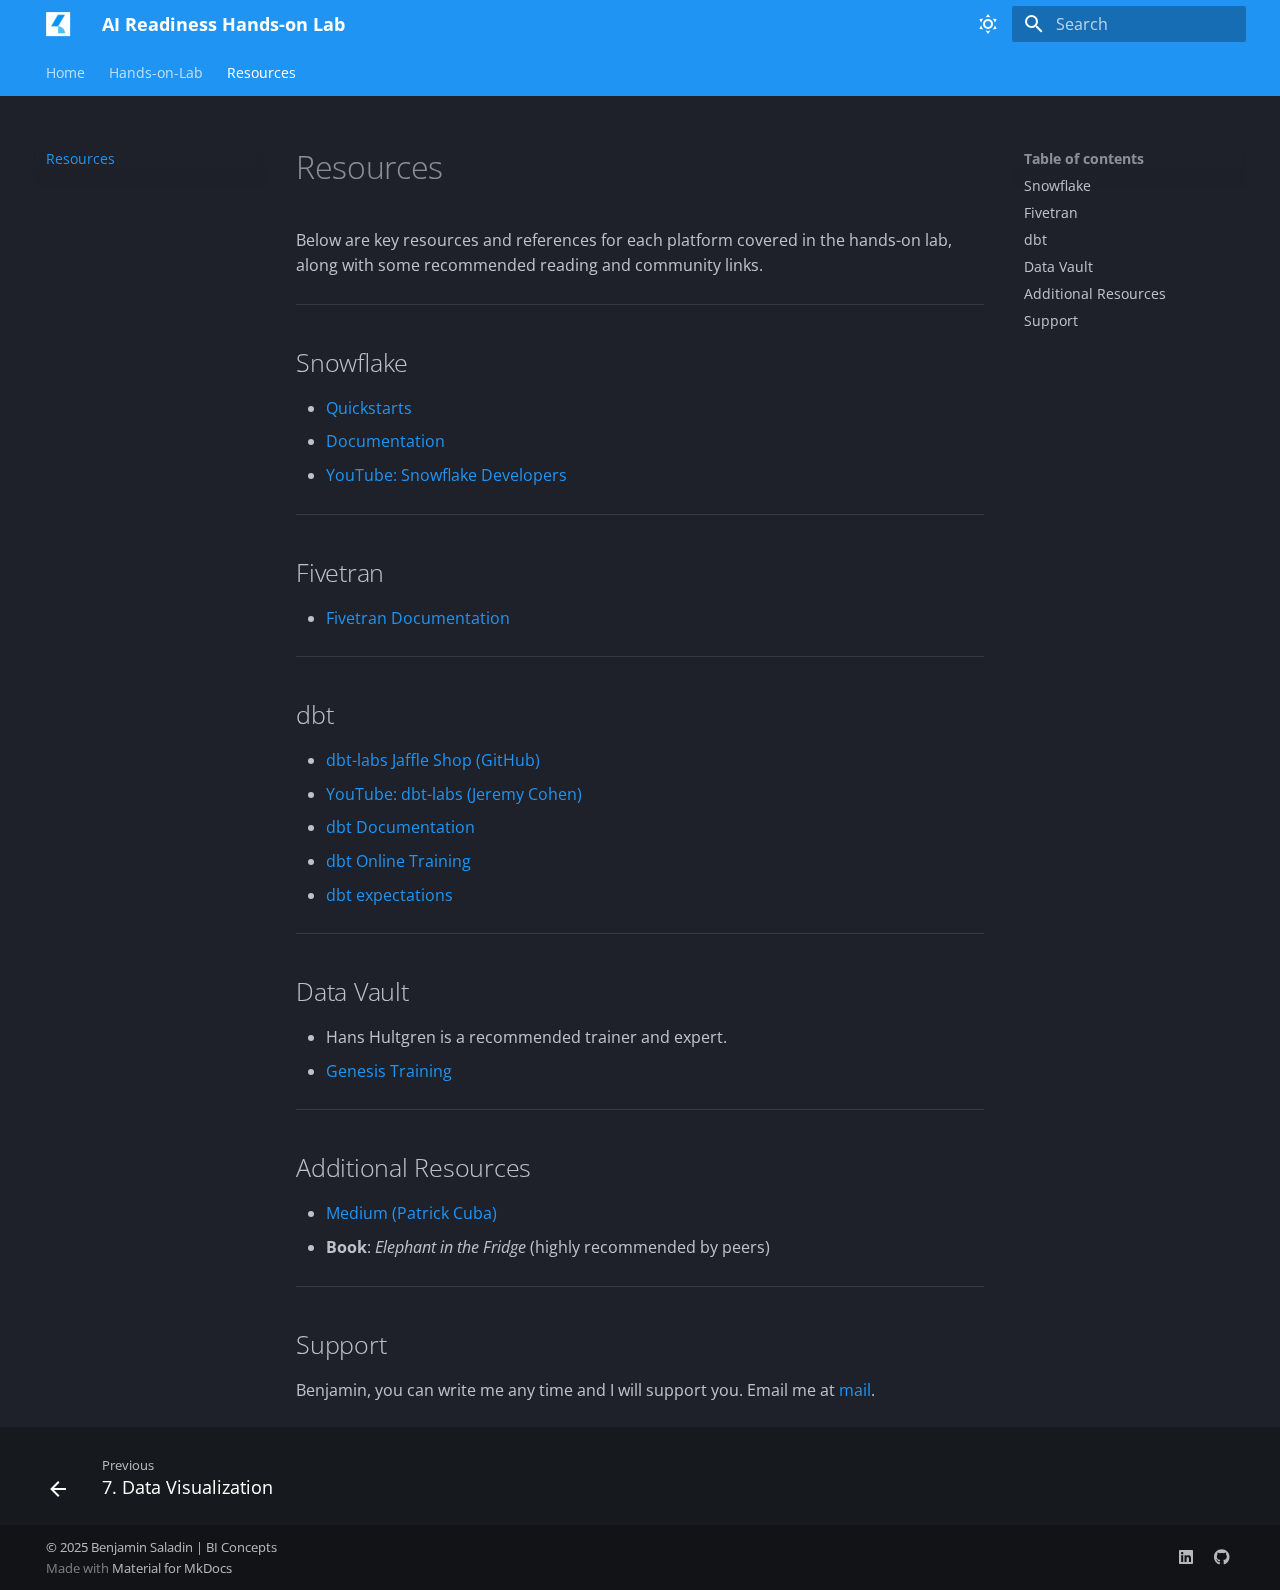
<file: resources/index.html>
<!doctype html>
<html lang="en" class="no-js">
  <head>
    
      <meta charset="utf-8">
      <meta name="viewport" content="width=device-width,initial-scale=1">
      
      
      
        <link rel="canonical" href="https://svc-bi-concepts.github.io/test-mkdocs/resources/">
      
      
        <link rel="prev" href="../data-visualization/">
      
      
      
      <link rel="icon" href="../assets/images/favicon.ico">
      <meta name="generator" content="mkdocs-1.6.1, mkdocs-material-9.6.7">
    
    
      
        <title>Resources - AI Readiness Hands-on Lab</title>
      
    
    
      <link rel="stylesheet" href="../assets/stylesheets/main.8608ea7d.min.css">
      
        
        <link rel="stylesheet" href="../assets/stylesheets/palette.06af60db.min.css">
      
      


    
    
      
    
    
      
        
        
        <link rel="preconnect" href="https://fonts.gstatic.com" crossorigin>
        <link rel="stylesheet" href="https://fonts.googleapis.com/css?family=Open+Sans:300,300i,400,400i,700,700i%7CRoboto+Mono:400,400i,700,700i&display=fallback">
        <style>:root{--md-text-font:"Open Sans";--md-code-font:"Roboto Mono"}</style>
      
    
    
      <link rel="stylesheet" href="../stylesheets/extra.css">
    
    <script>__md_scope=new URL("..",location),__md_hash=e=>[...e].reduce(((e,_)=>(e<<5)-e+_.charCodeAt(0)),0),__md_get=(e,_=localStorage,t=__md_scope)=>JSON.parse(_.getItem(t.pathname+"."+e)),__md_set=(e,_,t=localStorage,a=__md_scope)=>{try{t.setItem(a.pathname+"."+e,JSON.stringify(_))}catch(e){}}</script>
    
      

    
    
    
  </head>
  
  
    
    
      
    
    
    
    
    <body dir="ltr" data-md-color-scheme="slate" data-md-color-primary="blue" data-md-color-accent="deep-blue">
  
    
    <input class="md-toggle" data-md-toggle="drawer" type="checkbox" id="__drawer" autocomplete="off">
    <input class="md-toggle" data-md-toggle="search" type="checkbox" id="__search" autocomplete="off">
    <label class="md-overlay" for="__drawer"></label>
    <div data-md-component="skip">
      
        
        <a href="#resources" class="md-skip">
          Skip to content
        </a>
      
    </div>
    <div data-md-component="announce">
      
    </div>
    
    
      

<header class="md-header" data-md-component="header">
  <nav class="md-header__inner md-grid" aria-label="Header">
    <a href=".." title="AI Readiness Hands-on Lab" class="md-header__button md-logo" aria-label="AI Readiness Hands-on Lab" data-md-component="logo">
      
  <img src="../assets/images/BI_Concepts_logo_graphic_color.png" alt="logo">

    </a>
    <label class="md-header__button md-icon" for="__drawer">
      
      <svg xmlns="http://www.w3.org/2000/svg" viewBox="0 0 24 24"><path d="M3 6h18v2H3zm0 5h18v2H3zm0 5h18v2H3z"/></svg>
    </label>
    <div class="md-header__title" data-md-component="header-title">
      <div class="md-header__ellipsis">
        <div class="md-header__topic">
          <span class="md-ellipsis">
            AI Readiness Hands-on Lab
          </span>
        </div>
        <div class="md-header__topic" data-md-component="header-topic">
          <span class="md-ellipsis">
            
              Resources
            
          </span>
        </div>
      </div>
    </div>
    
      
        <form class="md-header__option" data-md-component="palette">
  
    
    
    
    <input class="md-option" data-md-color-media="" data-md-color-scheme="slate" data-md-color-primary="blue" data-md-color-accent="deep-blue"  aria-label="Dark mode"  type="radio" name="__palette" id="__palette_0">
    
      <label class="md-header__button md-icon" title="Dark mode" for="__palette_1" hidden>
        <svg xmlns="http://www.w3.org/2000/svg" viewBox="0 0 24 24"><path d="M12 7a5 5 0 0 1 5 5 5 5 0 0 1-5 5 5 5 0 0 1-5-5 5 5 0 0 1 5-5m0 2a3 3 0 0 0-3 3 3 3 0 0 0 3 3 3 3 0 0 0 3-3 3 3 0 0 0-3-3m0-7 2.39 3.42C13.65 5.15 12.84 5 12 5s-1.65.15-2.39.42zM3.34 7l4.16-.35A7.2 7.2 0 0 0 5.94 8.5c-.44.74-.69 1.5-.83 2.29zm.02 10 1.76-3.77a7.131 7.131 0 0 0 2.38 4.14zM20.65 7l-1.77 3.79a7.02 7.02 0 0 0-2.38-4.15zm-.01 10-4.14.36c.59-.51 1.12-1.14 1.54-1.86.42-.73.69-1.5.83-2.29zM12 22l-2.41-3.44c.74.27 1.55.44 2.41.44.82 0 1.63-.17 2.37-.44z"/></svg>
      </label>
    
  
    
    
    
    <input class="md-option" data-md-color-media="" data-md-color-scheme="default" data-md-color-primary="blue" data-md-color-accent="deep-orange"  aria-label="Light mode"  type="radio" name="__palette" id="__palette_1">
    
      <label class="md-header__button md-icon" title="Light mode" for="__palette_0" hidden>
        <svg xmlns="http://www.w3.org/2000/svg" viewBox="0 0 24 24"><path d="m17.75 4.09-2.53 1.94.91 3.06-2.63-1.81-2.63 1.81.91-3.06-2.53-1.94L12.44 4l1.06-3 1.06 3zm3.5 6.91-1.64 1.25.59 1.98-1.7-1.17-1.7 1.17.59-1.98L15.75 11l2.06-.05L18.5 9l.69 1.95zm-2.28 4.95c.83-.08 1.72 1.1 1.19 1.85-.32.45-.66.87-1.08 1.27C15.17 23 8.84 23 4.94 19.07c-3.91-3.9-3.91-10.24 0-14.14.4-.4.82-.76 1.27-1.08.75-.53 1.93.36 1.85 1.19-.27 2.86.69 5.83 2.89 8.02a9.96 9.96 0 0 0 8.02 2.89m-1.64 2.02a12.08 12.08 0 0 1-7.8-3.47c-2.17-2.19-3.33-5-3.49-7.82-2.81 3.14-2.7 7.96.31 10.98 3.02 3.01 7.84 3.12 10.98.31"/></svg>
      </label>
    
  
</form>
      
    
    
      <script>var palette=__md_get("__palette");if(palette&&palette.color){if("(prefers-color-scheme)"===palette.color.media){var media=matchMedia("(prefers-color-scheme: light)"),input=document.querySelector(media.matches?"[data-md-color-media='(prefers-color-scheme: light)']":"[data-md-color-media='(prefers-color-scheme: dark)']");palette.color.media=input.getAttribute("data-md-color-media"),palette.color.scheme=input.getAttribute("data-md-color-scheme"),palette.color.primary=input.getAttribute("data-md-color-primary"),palette.color.accent=input.getAttribute("data-md-color-accent")}for(var[key,value]of Object.entries(palette.color))document.body.setAttribute("data-md-color-"+key,value)}</script>
    
    
    
      <label class="md-header__button md-icon" for="__search">
        
        <svg xmlns="http://www.w3.org/2000/svg" viewBox="0 0 24 24"><path d="M9.5 3A6.5 6.5 0 0 1 16 9.5c0 1.61-.59 3.09-1.56 4.23l.27.27h.79l5 5-1.5 1.5-5-5v-.79l-.27-.27A6.52 6.52 0 0 1 9.5 16 6.5 6.5 0 0 1 3 9.5 6.5 6.5 0 0 1 9.5 3m0 2C7 5 5 7 5 9.5S7 14 9.5 14 14 12 14 9.5 12 5 9.5 5"/></svg>
      </label>
      <div class="md-search" data-md-component="search" role="dialog">
  <label class="md-search__overlay" for="__search"></label>
  <div class="md-search__inner" role="search">
    <form class="md-search__form" name="search">
      <input type="text" class="md-search__input" name="query" aria-label="Search" placeholder="Search" autocapitalize="off" autocorrect="off" autocomplete="off" spellcheck="false" data-md-component="search-query" required>
      <label class="md-search__icon md-icon" for="__search">
        
        <svg xmlns="http://www.w3.org/2000/svg" viewBox="0 0 24 24"><path d="M9.5 3A6.5 6.5 0 0 1 16 9.5c0 1.61-.59 3.09-1.56 4.23l.27.27h.79l5 5-1.5 1.5-5-5v-.79l-.27-.27A6.52 6.52 0 0 1 9.5 16 6.5 6.5 0 0 1 3 9.5 6.5 6.5 0 0 1 9.5 3m0 2C7 5 5 7 5 9.5S7 14 9.5 14 14 12 14 9.5 12 5 9.5 5"/></svg>
        
        <svg xmlns="http://www.w3.org/2000/svg" viewBox="0 0 24 24"><path d="M20 11v2H8l5.5 5.5-1.42 1.42L4.16 12l7.92-7.92L13.5 5.5 8 11z"/></svg>
      </label>
      <nav class="md-search__options" aria-label="Search">
        
          <a href="javascript:void(0)" class="md-search__icon md-icon" title="Share" aria-label="Share" data-clipboard data-clipboard-text="" data-md-component="search-share" tabindex="-1">
            
            <svg xmlns="http://www.w3.org/2000/svg" viewBox="0 0 24 24"><path d="M18 16.08c-.76 0-1.44.3-1.96.77L8.91 12.7c.05-.23.09-.46.09-.7s-.04-.47-.09-.7l7.05-4.11c.54.5 1.25.81 2.04.81a3 3 0 0 0 3-3 3 3 0 0 0-3-3 3 3 0 0 0-3 3c0 .24.04.47.09.7L8.04 9.81C7.5 9.31 6.79 9 6 9a3 3 0 0 0-3 3 3 3 0 0 0 3 3c.79 0 1.5-.31 2.04-.81l7.12 4.15c-.05.21-.08.43-.08.66 0 1.61 1.31 2.91 2.92 2.91s2.92-1.3 2.92-2.91A2.92 2.92 0 0 0 18 16.08"/></svg>
          </a>
        
        <button type="reset" class="md-search__icon md-icon" title="Clear" aria-label="Clear" tabindex="-1">
          
          <svg xmlns="http://www.w3.org/2000/svg" viewBox="0 0 24 24"><path d="M19 6.41 17.59 5 12 10.59 6.41 5 5 6.41 10.59 12 5 17.59 6.41 19 12 13.41 17.59 19 19 17.59 13.41 12z"/></svg>
        </button>
      </nav>
      
        <div class="md-search__suggest" data-md-component="search-suggest"></div>
      
    </form>
    <div class="md-search__output">
      <div class="md-search__scrollwrap" tabindex="0" data-md-scrollfix>
        <div class="md-search-result" data-md-component="search-result">
          <div class="md-search-result__meta">
            Initializing search
          </div>
          <ol class="md-search-result__list" role="presentation"></ol>
        </div>
      </div>
    </div>
  </div>
</div>
    
    
  </nav>
  
</header>
    
    <div class="md-container" data-md-component="container">
      
      
        
          
            
<nav class="md-tabs" aria-label="Tabs" data-md-component="tabs">
  <div class="md-grid">
    <ul class="md-tabs__list">
      
        
  
  
  
    <li class="md-tabs__item">
      <a href=".." class="md-tabs__link">
        
  
    
  
  Home

      </a>
    </li>
  

      
        
  
  
  
    
    
      <li class="md-tabs__item">
        <a href="../snowflake-setup/" class="md-tabs__link">
          
  
    
  
  Hands-on-Lab

        </a>
      </li>
    
  

      
        
  
  
    
  
  
    <li class="md-tabs__item md-tabs__item--active">
      <a href="./" class="md-tabs__link">
        
  
    
  
  Resources

      </a>
    </li>
  

      
    </ul>
  </div>
</nav>
          
        
      
      <main class="md-main" data-md-component="main">
        <div class="md-main__inner md-grid">
          
            
              
              <div class="md-sidebar md-sidebar--primary" data-md-component="sidebar" data-md-type="navigation" >
                <div class="md-sidebar__scrollwrap">
                  <div class="md-sidebar__inner">
                    


  


<nav class="md-nav md-nav--primary md-nav--lifted" aria-label="Navigation" data-md-level="0">
  <label class="md-nav__title" for="__drawer">
    <a href=".." title="AI Readiness Hands-on Lab" class="md-nav__button md-logo" aria-label="AI Readiness Hands-on Lab" data-md-component="logo">
      
  <img src="../assets/images/BI_Concepts_logo_graphic_color.png" alt="logo">

    </a>
    AI Readiness Hands-on Lab
  </label>
  
  <ul class="md-nav__list" data-md-scrollfix>
    
      
      
  
  
  
  
    <li class="md-nav__item">
      <a href=".." class="md-nav__link">
        
  
  <span class="md-ellipsis">
    Home
    
  </span>
  

      </a>
    </li>
  

    
      
      
  
  
  
  
    
    
      
        
      
        
      
        
      
        
      
        
      
        
      
        
      
    
    
      
      
        
      
    
    
    <li class="md-nav__item md-nav__item--nested">
      
        
        
        <input class="md-nav__toggle md-toggle " type="checkbox" id="__nav_2" >
        
          
          <label class="md-nav__link" for="__nav_2" id="__nav_2_label" tabindex="0">
            
  
  <span class="md-ellipsis">
    Hands-on-Lab
    
  </span>
  

            <span class="md-nav__icon md-icon"></span>
          </label>
        
        <nav class="md-nav" data-md-level="1" aria-labelledby="__nav_2_label" aria-expanded="false">
          <label class="md-nav__title" for="__nav_2">
            <span class="md-nav__icon md-icon"></span>
            Hands-on-Lab
          </label>
          <ul class="md-nav__list" data-md-scrollfix>
            
              
                
  
  
  
  
    <li class="md-nav__item">
      <a href="../snowflake-setup/" class="md-nav__link">
        
  
  <span class="md-ellipsis">
    1. Snowflake Setup
    
  </span>
  

      </a>
    </li>
  

              
            
              
                
  
  
  
  
    <li class="md-nav__item">
      <a href="../dbt-setup/" class="md-nav__link">
        
  
  <span class="md-ellipsis">
    2. dbt Cloud Setup
    
  </span>
  

      </a>
    </li>
  

              
            
              
                
  
  
  
  
    <li class="md-nav__item">
      <a href="../fivetran-setup/" class="md-nav__link">
        
  
  <span class="md-ellipsis">
    3. Fivetran Setup
    
  </span>
  

      </a>
    </li>
  

              
            
              
                
  
  
  
  
    <li class="md-nav__item">
      <a href="../dbt-transformation/" class="md-nav__link">
        
  
  <span class="md-ellipsis">
    4. Data Transformation with dbt
    
  </span>
  

      </a>
    </li>
  

              
            
              
                
  
  
  
  
    <li class="md-nav__item">
      <a href="../data-quality/" class="md-nav__link">
        
  
  <span class="md-ellipsis">
    5. Data Quality & Testing
    
  </span>
  

      </a>
    </li>
  

              
            
              
                
  
  
  
  
    <li class="md-nav__item">
      <a href="../dbt-deployment/" class="md-nav__link">
        
  
  <span class="md-ellipsis">
    6. Documentation & Deployment
    
  </span>
  

      </a>
    </li>
  

              
            
              
                
  
  
  
  
    <li class="md-nav__item">
      <a href="../data-visualization/" class="md-nav__link">
        
  
  <span class="md-ellipsis">
    7. Data Visualization
    
  </span>
  

      </a>
    </li>
  

              
            
          </ul>
        </nav>
      
    </li>
  

    
      
      
  
  
    
  
  
  
    <li class="md-nav__item md-nav__item--active">
      
      <input class="md-nav__toggle md-toggle" type="checkbox" id="__toc">
      
      
        
      
      
        <label class="md-nav__link md-nav__link--active" for="__toc">
          
  
  <span class="md-ellipsis">
    Resources
    
  </span>
  

          <span class="md-nav__icon md-icon"></span>
        </label>
      
      <a href="./" class="md-nav__link md-nav__link--active">
        
  
  <span class="md-ellipsis">
    Resources
    
  </span>
  

      </a>
      
        

<nav class="md-nav md-nav--secondary" aria-label="Table of contents">
  
  
  
    
  
  
    <label class="md-nav__title" for="__toc">
      <span class="md-nav__icon md-icon"></span>
      Table of contents
    </label>
    <ul class="md-nav__list" data-md-component="toc" data-md-scrollfix>
      
        <li class="md-nav__item">
  <a href="#snowflake" class="md-nav__link">
    <span class="md-ellipsis">
      Snowflake
    </span>
  </a>
  
</li>
      
        <li class="md-nav__item">
  <a href="#fivetran" class="md-nav__link">
    <span class="md-ellipsis">
      Fivetran
    </span>
  </a>
  
</li>
      
        <li class="md-nav__item">
  <a href="#dbt" class="md-nav__link">
    <span class="md-ellipsis">
      dbt
    </span>
  </a>
  
</li>
      
        <li class="md-nav__item">
  <a href="#data-vault" class="md-nav__link">
    <span class="md-ellipsis">
      Data Vault
    </span>
  </a>
  
</li>
      
        <li class="md-nav__item">
  <a href="#additional-resources" class="md-nav__link">
    <span class="md-ellipsis">
      Additional Resources
    </span>
  </a>
  
</li>
      
        <li class="md-nav__item">
  <a href="#support" class="md-nav__link">
    <span class="md-ellipsis">
      Support
    </span>
  </a>
  
</li>
      
    </ul>
  
</nav>
      
    </li>
  

    
  </ul>
</nav>
                  </div>
                </div>
              </div>
            
            
              
              <div class="md-sidebar md-sidebar--secondary" data-md-component="sidebar" data-md-type="toc" >
                <div class="md-sidebar__scrollwrap">
                  <div class="md-sidebar__inner">
                    

<nav class="md-nav md-nav--secondary" aria-label="Table of contents">
  
  
  
    
  
  
    <label class="md-nav__title" for="__toc">
      <span class="md-nav__icon md-icon"></span>
      Table of contents
    </label>
    <ul class="md-nav__list" data-md-component="toc" data-md-scrollfix>
      
        <li class="md-nav__item">
  <a href="#snowflake" class="md-nav__link">
    <span class="md-ellipsis">
      Snowflake
    </span>
  </a>
  
</li>
      
        <li class="md-nav__item">
  <a href="#fivetran" class="md-nav__link">
    <span class="md-ellipsis">
      Fivetran
    </span>
  </a>
  
</li>
      
        <li class="md-nav__item">
  <a href="#dbt" class="md-nav__link">
    <span class="md-ellipsis">
      dbt
    </span>
  </a>
  
</li>
      
        <li class="md-nav__item">
  <a href="#data-vault" class="md-nav__link">
    <span class="md-ellipsis">
      Data Vault
    </span>
  </a>
  
</li>
      
        <li class="md-nav__item">
  <a href="#additional-resources" class="md-nav__link">
    <span class="md-ellipsis">
      Additional Resources
    </span>
  </a>
  
</li>
      
        <li class="md-nav__item">
  <a href="#support" class="md-nav__link">
    <span class="md-ellipsis">
      Support
    </span>
  </a>
  
</li>
      
    </ul>
  
</nav>
                  </div>
                </div>
              </div>
            
          
          
            <div class="md-content" data-md-component="content">
              <article class="md-content__inner md-typeset">
                
                  



<h1 id="resources">Resources</h1>
<p>Below are key resources and references for each platform covered in the hands-on lab, along with some recommended reading and community links.</p>
<hr />
<h2 id="snowflake">Snowflake</h2>
<ul>
<li><a href="https://quickstarts.snowflake.com/" rel="noopener" target="_blank">Quickstarts</a></li>
<li><a href="https://docs.snowflake.com/" rel="noopener" target="_blank">Documentation</a></li>
<li><a href="https://www.youtube.com/@snowflakedevelopers" rel="noopener" target="_blank">YouTube: Snowflake Developers</a></li>
</ul>
<hr />
<h2 id="fivetran">Fivetran</h2>
<ul>
<li><a href="https://fivetran.com/docs" rel="noopener" target="_blank">Fivetran Documentation</a></li>
</ul>
<hr />
<h2 id="dbt">dbt</h2>
<ul>
<li><a href="https://github.com/dbt-labs/jaffle-shop" rel="noopener" target="_blank">dbt-labs Jaffle Shop (GitHub)</a></li>
<li><a href="https://www.youtube.com/@dbt-labs" rel="noopener" target="_blank">YouTube: dbt-labs (Jeremy Cohen)</a></li>
<li><a href="https://docs.getdbt.com/" rel="noopener" target="_blank">dbt Documentation</a></li>
<li><a href="https://learn.getdbt.com/catalog" rel="noopener" target="_blank">dbt Online Training</a></li>
<li><a href="https://hub.getdbt.com/calogica/dbt_expectations/latest/" rel="noopener" target="_blank">dbt expectations</a></li>
</ul>
<hr />
<h2 id="data-vault">Data Vault</h2>
<ul>
<li>Hans Hultgren is a recommended trainer and expert.</li>
<li><a href="https://www.geneseeacademy.com/" rel="noopener" target="_blank">Genesis Training</a></li>
</ul>
<hr />
<h2 id="additional-resources">Additional Resources</h2>
<ul>
<li><a href="https://medium.com/@patrickcuba" rel="noopener" target="_blank">Medium (Patrick Cuba)</a>  </li>
<li><strong>Book</strong>: <em>Elephant in the Fridge</em> (highly recommended by peers)  </li>
</ul>
<hr />
<h2 id="support">Support</h2>
<p>Benjamin, you can write me any time and I will support you. Email me at <a href="mailto: training@bi-concepts.ch">mail</a>.</p>












                
              </article>
            </div>
          
          
<script>var target=document.getElementById(location.hash.slice(1));target&&target.name&&(target.checked=target.name.startsWith("__tabbed_"))</script>
        </div>
        
          <button type="button" class="md-top md-icon" data-md-component="top" hidden>
  
  <svg xmlns="http://www.w3.org/2000/svg" viewBox="0 0 24 24"><path d="M13 20h-2V8l-5.5 5.5-1.42-1.42L12 4.16l7.92 7.92-1.42 1.42L13 8z"/></svg>
  Back to top
</button>
        
      </main>
      
        <footer class="md-footer">
  
    
      
      <nav class="md-footer__inner md-grid" aria-label="Footer" >
        
          
          <a href="../data-visualization/" class="md-footer__link md-footer__link--prev" aria-label="Previous: 7. Data Visualization">
            <div class="md-footer__button md-icon">
              
              <svg xmlns="http://www.w3.org/2000/svg" viewBox="0 0 24 24"><path d="M20 11v2H8l5.5 5.5-1.42 1.42L4.16 12l7.92-7.92L13.5 5.5 8 11z"/></svg>
            </div>
            <div class="md-footer__title">
              <span class="md-footer__direction">
                Previous
              </span>
              <div class="md-ellipsis">
                7. Data Visualization
              </div>
            </div>
          </a>
        
        
      </nav>
    
  
  <div class="md-footer-meta md-typeset">
    <div class="md-footer-meta__inner md-grid">
      <div class="md-copyright">
  
    <div class="md-copyright__highlight">
      &copy; 2025 <a href="https://www.bi-concepts.ch/team/benjamin-saladin"  target="_blank" rel="noopener">Benjamin Saladin</a> | <a href="https://www.bi-concepts.ch"  target="_blank" rel="noopener">BI Concepts</a>

    </div>
  
  
    Made with
    <a href="https://squidfunk.github.io/mkdocs-material/" target="_blank" rel="noopener">
      Material for MkDocs
    </a>
  
</div>
      
        <div class="md-social">
  
    
    
    
    
      
      
    
    <a href="https://www.linkedin.com/in/benjamin-saladin" target="_blank" rel="noopener" title="www.linkedin.com" class="md-social__link">
      <svg xmlns="http://www.w3.org/2000/svg" viewBox="0 0 448 512"><!--! Font Awesome Free 6.7.2 by @fontawesome - https://fontawesome.com License - https://fontawesome.com/license/free (Icons: CC BY 4.0, Fonts: SIL OFL 1.1, Code: MIT License) Copyright 2024 Fonticons, Inc.--><path d="M416 32H31.9C14.3 32 0 46.5 0 64.3v383.4C0 465.5 14.3 480 31.9 480H416c17.6 0 32-14.5 32-32.3V64.3c0-17.8-14.4-32.3-32-32.3M135.4 416H69V202.2h66.5V416zm-33.2-243c-21.3 0-38.5-17.3-38.5-38.5S80.9 96 102.2 96c21.2 0 38.5 17.3 38.5 38.5 0 21.3-17.2 38.5-38.5 38.5m282.1 243h-66.4V312c0-24.8-.5-56.7-34.5-56.7-34.6 0-39.9 27-39.9 54.9V416h-66.4V202.2h63.7v29.2h.9c8.9-16.8 30.6-34.5 62.9-34.5 67.2 0 79.7 44.3 79.7 101.9z"/></svg>
    </a>
  
    
    
    
    
      
      
    
    <a href="https://github.com/svc-bi-concepts" target="_blank" rel="noopener" title="github.com" class="md-social__link">
      <svg xmlns="http://www.w3.org/2000/svg" viewBox="0 0 496 512"><!--! Font Awesome Free 6.7.2 by @fontawesome - https://fontawesome.com License - https://fontawesome.com/license/free (Icons: CC BY 4.0, Fonts: SIL OFL 1.1, Code: MIT License) Copyright 2024 Fonticons, Inc.--><path d="M165.9 397.4c0 2-2.3 3.6-5.2 3.6-3.3.3-5.6-1.3-5.6-3.6 0-2 2.3-3.6 5.2-3.6 3-.3 5.6 1.3 5.6 3.6m-31.1-4.5c-.7 2 1.3 4.3 4.3 4.9 2.6 1 5.6 0 6.2-2s-1.3-4.3-4.3-5.2c-2.6-.7-5.5.3-6.2 2.3m44.2-1.7c-2.9.7-4.9 2.6-4.6 4.9.3 2 2.9 3.3 5.9 2.6 2.9-.7 4.9-2.6 4.6-4.6-.3-1.9-3-3.2-5.9-2.9M244.8 8C106.1 8 0 113.3 0 252c0 110.9 69.8 205.8 169.5 239.2 12.8 2.3 17.3-5.6 17.3-12.1 0-6.2-.3-40.4-.3-61.4 0 0-70 15-84.7-29.8 0 0-11.4-29.1-27.8-36.6 0 0-22.9-15.7 1.6-15.4 0 0 24.9 2 38.6 25.8 21.9 38.6 58.6 27.5 72.9 20.9 2.3-16 8.8-27.1 16-33.7-55.9-6.2-112.3-14.3-112.3-110.5 0-27.5 7.6-41.3 23.6-58.9-2.6-6.5-11.1-33.3 2.6-67.9 20.9-6.5 69 27 69 27 20-5.6 41.5-8.5 62.8-8.5s42.8 2.9 62.8 8.5c0 0 48.1-33.6 69-27 13.7 34.7 5.2 61.4 2.6 67.9 16 17.7 25.8 31.5 25.8 58.9 0 96.5-58.9 104.2-114.8 110.5 9.2 7.9 17 22.9 17 46.4 0 33.7-.3 75.4-.3 83.6 0 6.5 4.6 14.4 17.3 12.1C428.2 457.8 496 362.9 496 252 496 113.3 383.5 8 244.8 8M97.2 352.9c-1.3 1-1 3.3.7 5.2 1.6 1.6 3.9 2.3 5.2 1 1.3-1 1-3.3-.7-5.2-1.6-1.6-3.9-2.3-5.2-1m-10.8-8.1c-.7 1.3.3 2.9 2.3 3.9 1.6 1 3.6.7 4.3-.7.7-1.3-.3-2.9-2.3-3.9-2-.6-3.6-.3-4.3.7m32.4 35.6c-1.6 1.3-1 4.3 1.3 6.2 2.3 2.3 5.2 2.6 6.5 1 1.3-1.3.7-4.3-1.3-6.2-2.2-2.3-5.2-2.6-6.5-1m-11.4-14.7c-1.6 1-1.6 3.6 0 5.9s4.3 3.3 5.6 2.3c1.6-1.3 1.6-3.9 0-6.2-1.4-2.3-4-3.3-5.6-2"/></svg>
    </a>
  
</div>
      
    </div>
  </div>
</footer>
      
    </div>
    <div class="md-dialog" data-md-component="dialog">
      <div class="md-dialog__inner md-typeset"></div>
    </div>
    
    
    <script id="__config" type="application/json">{"base": "..", "features": ["content.action.edit", "content.action.view", "content.code.annotate", "content.code.copy", "content.tooltips", "navigation.tabs", "navigation.sections", "navigation.footer", "navigation.indexes", "navigation.top", "navigation.tracking", "search.highlight", "search.share", "search.suggest", "toc.follow"], "search": "../assets/javascripts/workers/search.f8cc74c7.min.js", "translations": {"clipboard.copied": "Copied to clipboard", "clipboard.copy": "Copy to clipboard", "search.result.more.one": "1 more on this page", "search.result.more.other": "# more on this page", "search.result.none": "No matching documents", "search.result.one": "1 matching document", "search.result.other": "# matching documents", "search.result.placeholder": "Type to start searching", "search.result.term.missing": "Missing", "select.version": "Select version"}}</script>
    
    
      <script src="../assets/javascripts/bundle.c8b220af.min.js"></script>
      
    
  </body>
</html>
</file>
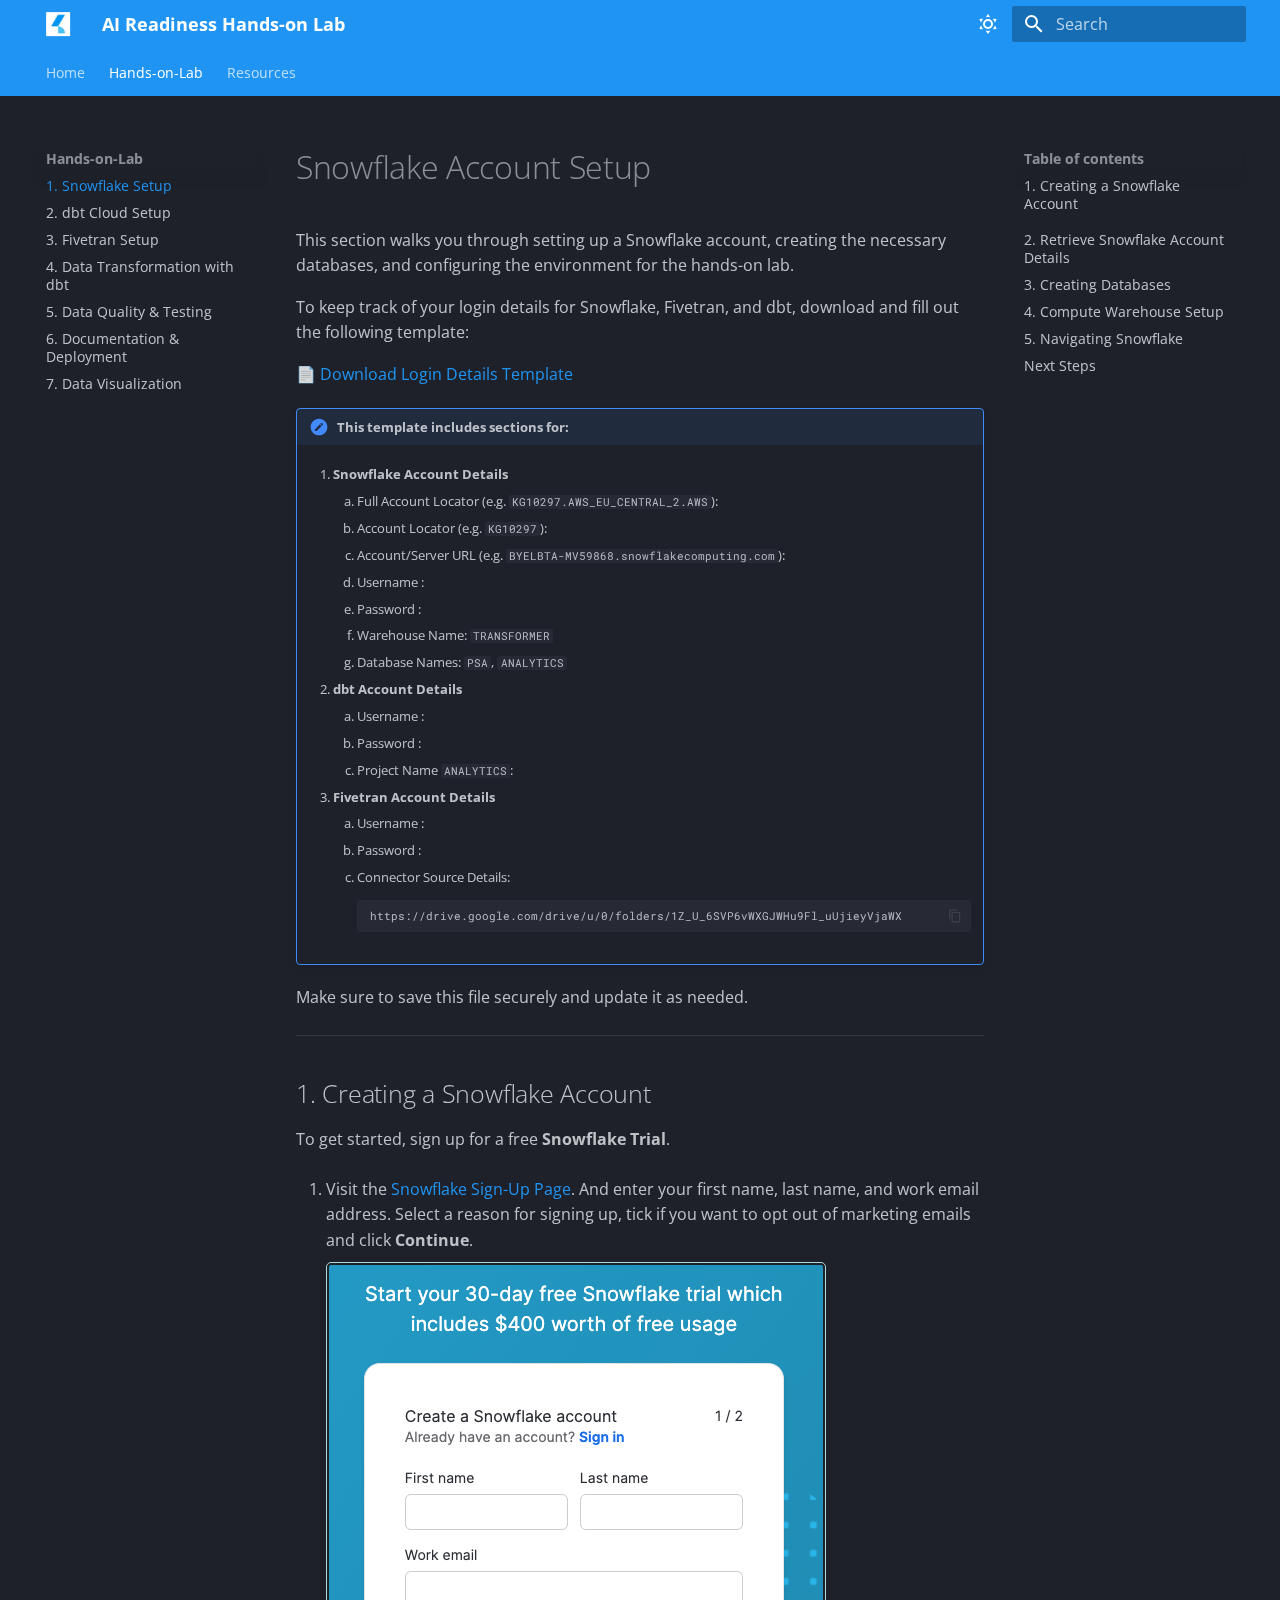
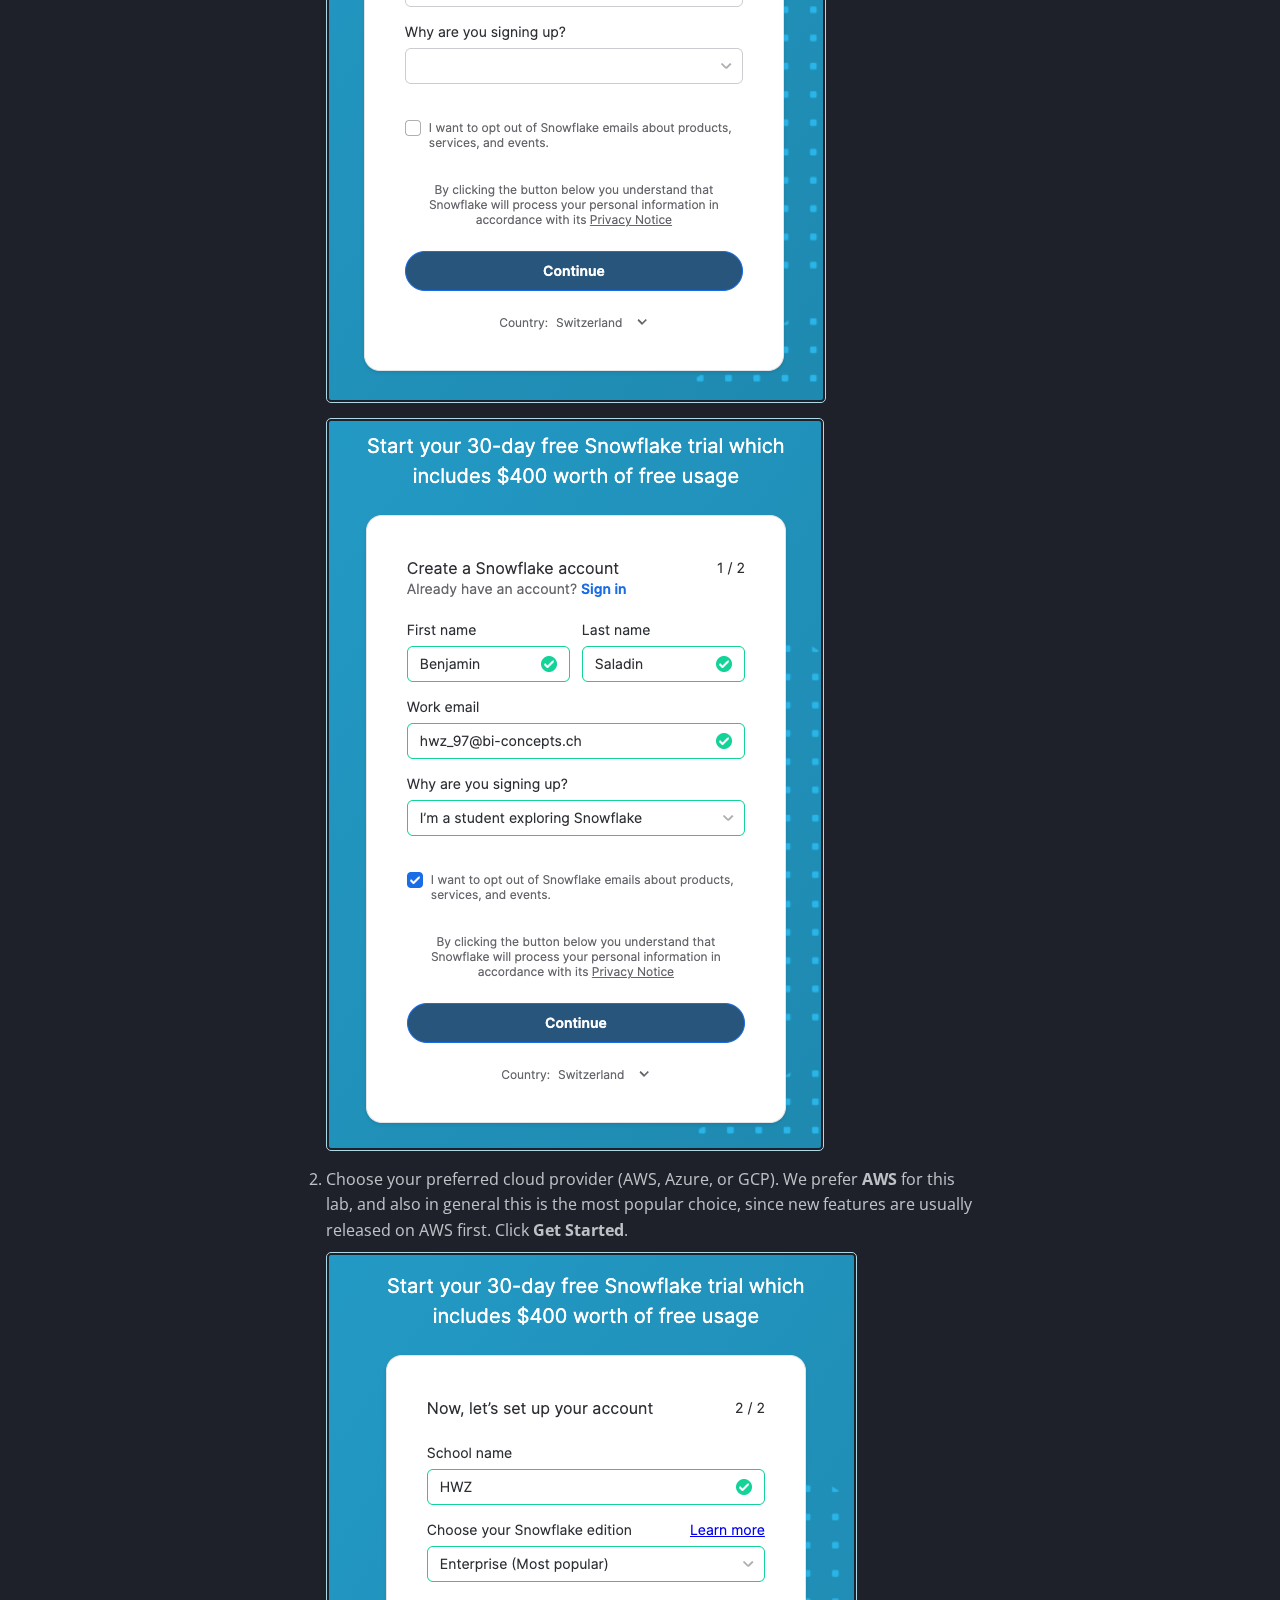
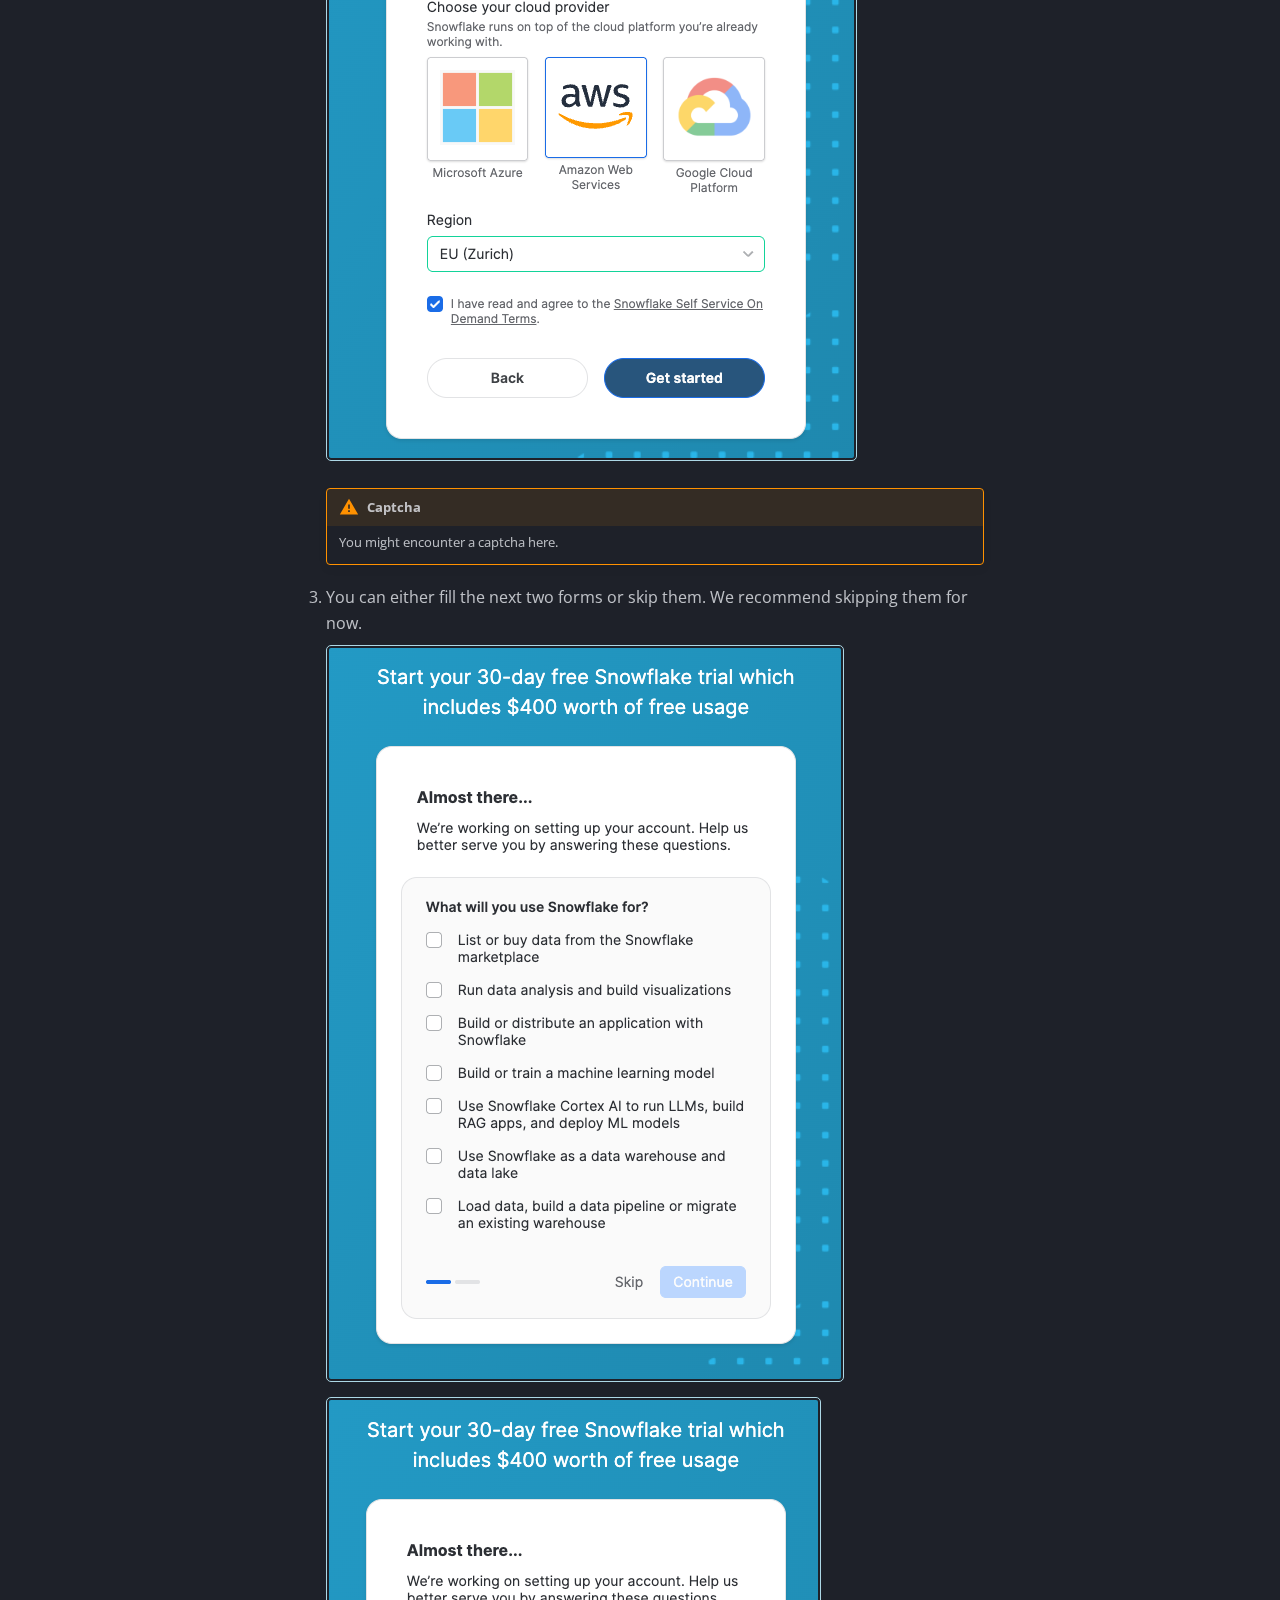
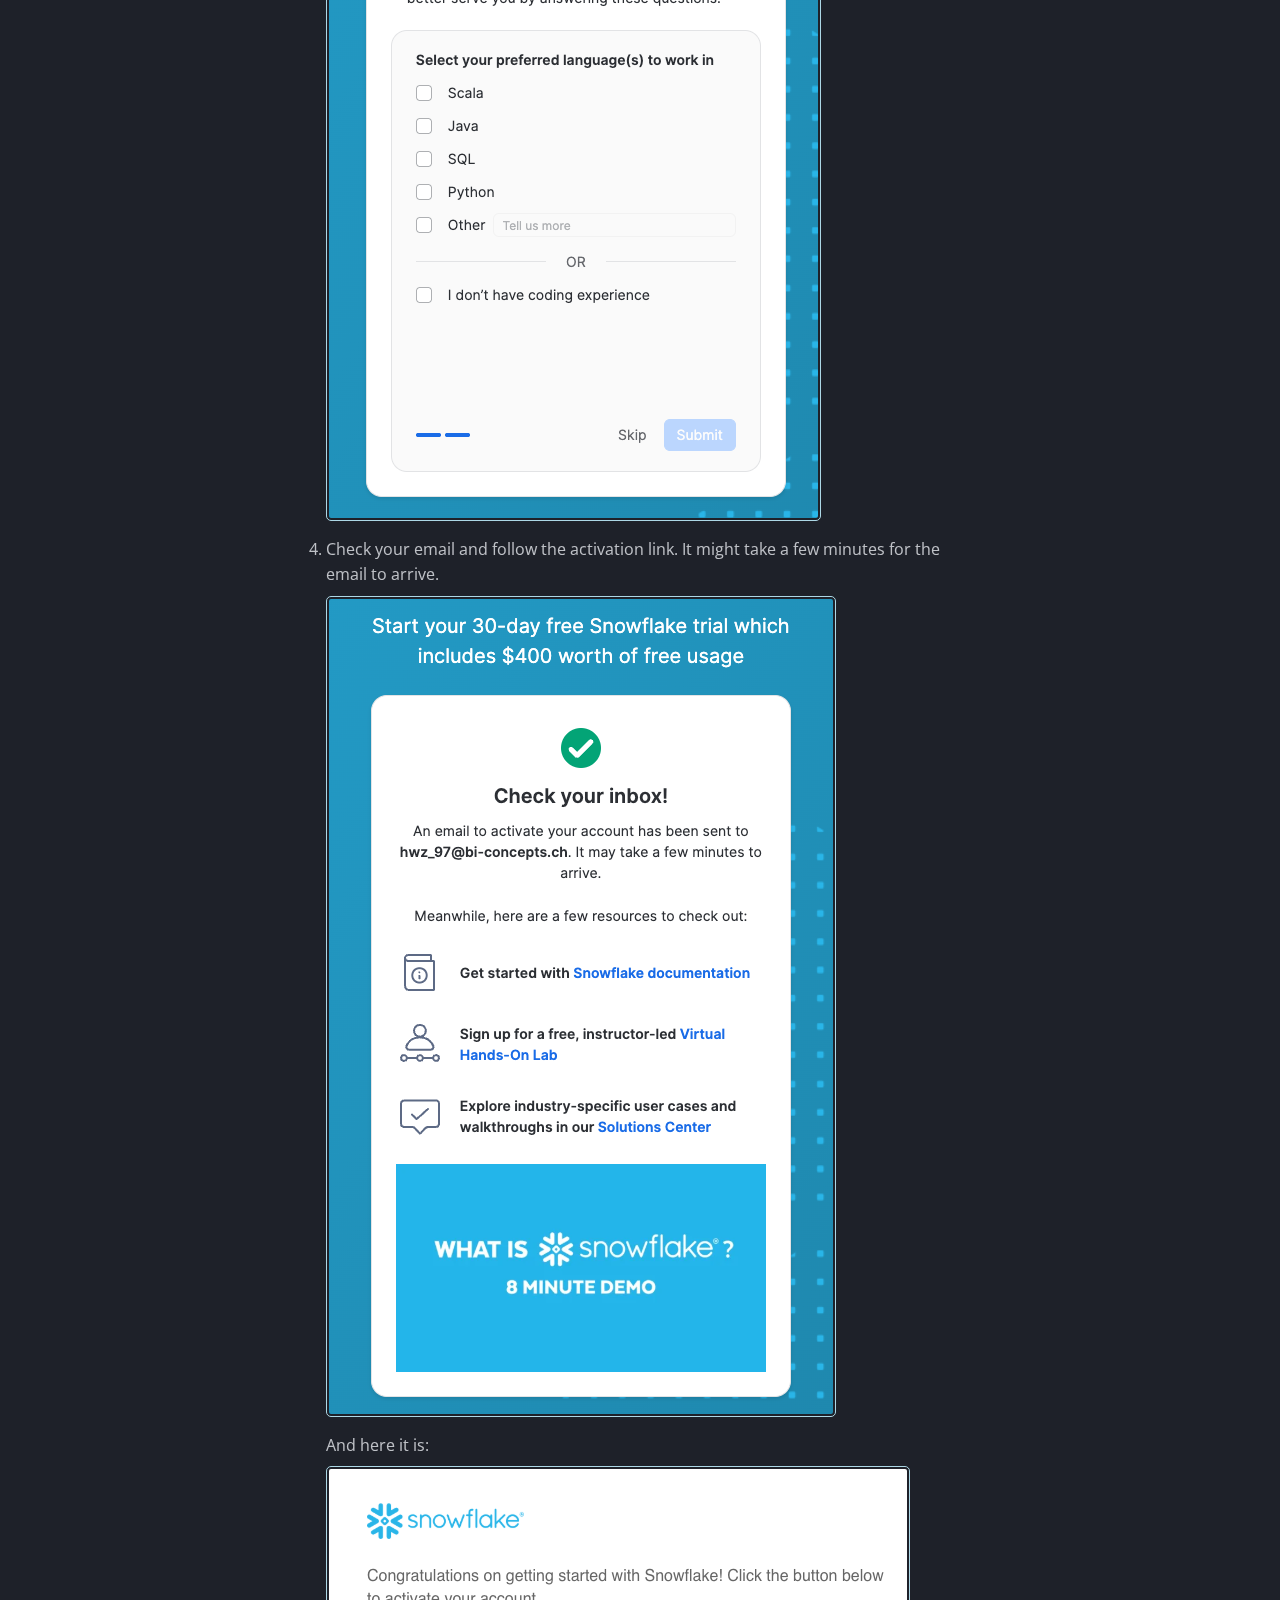
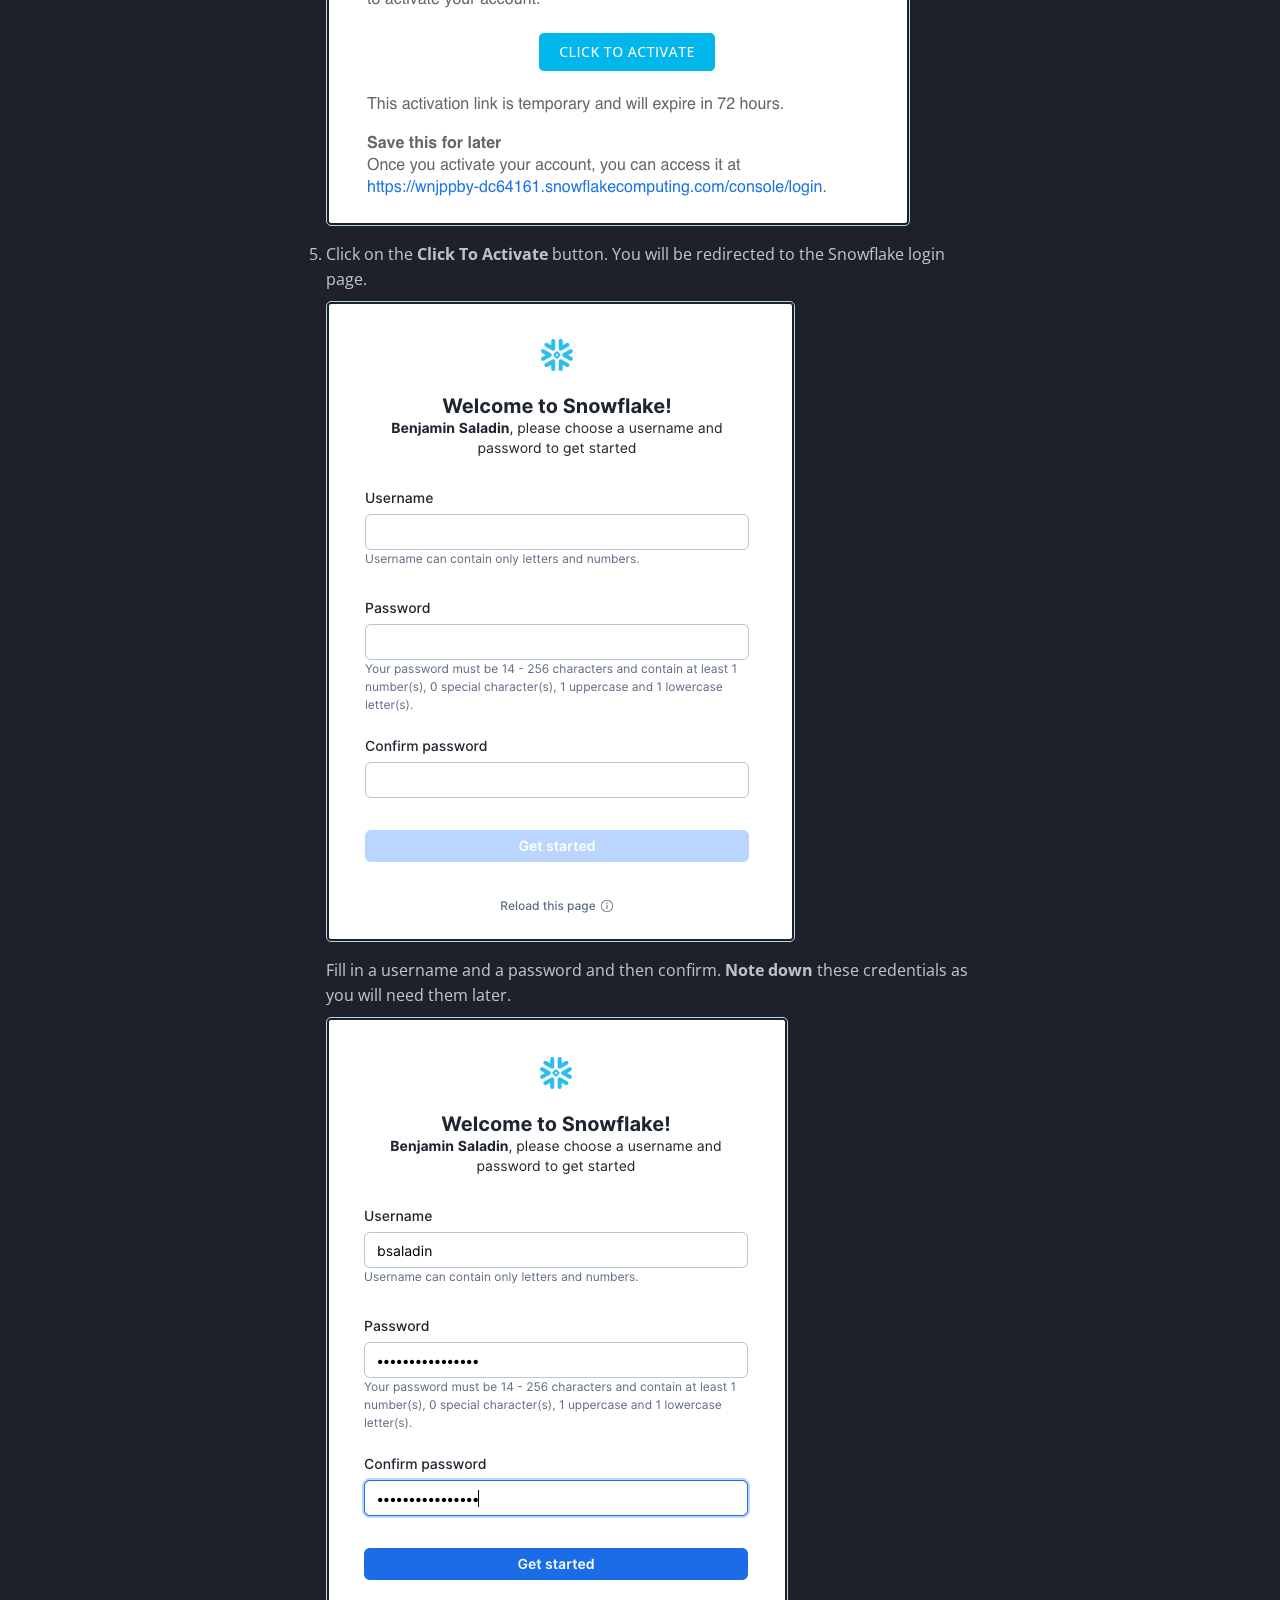
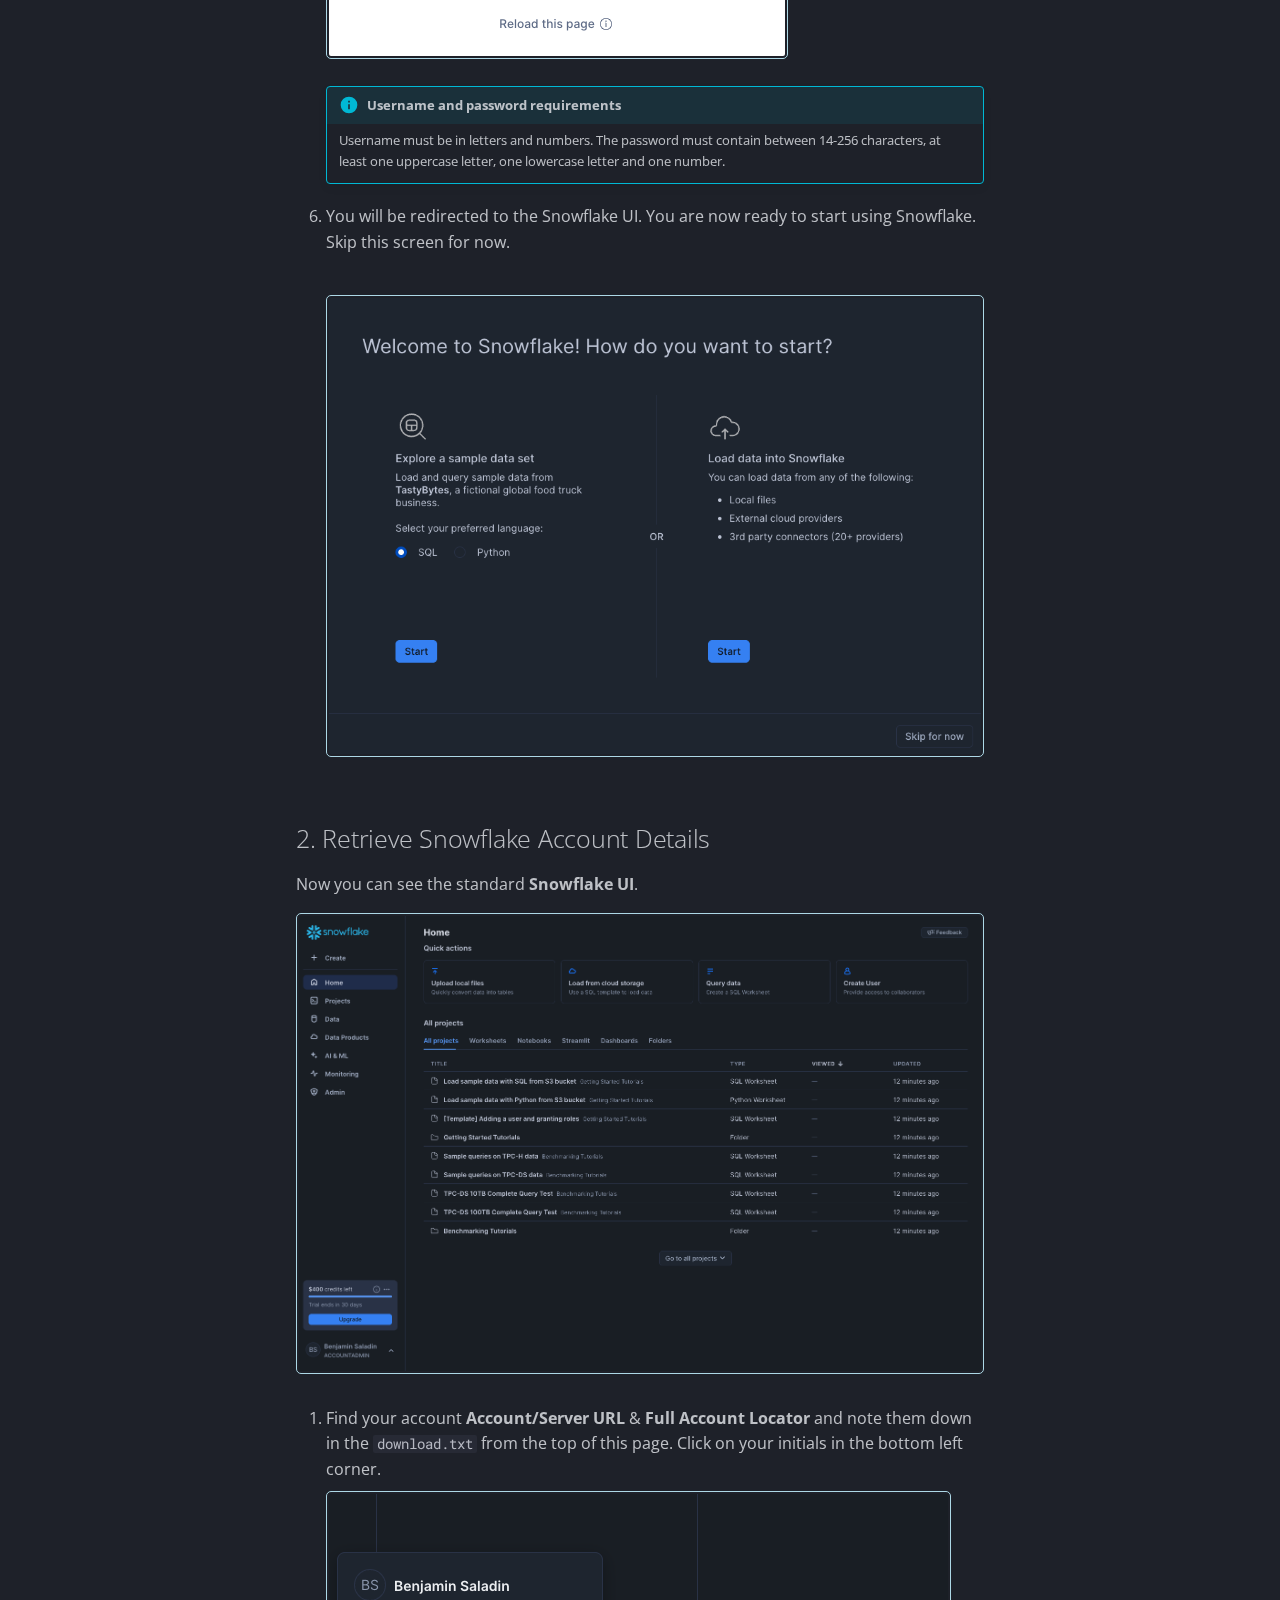
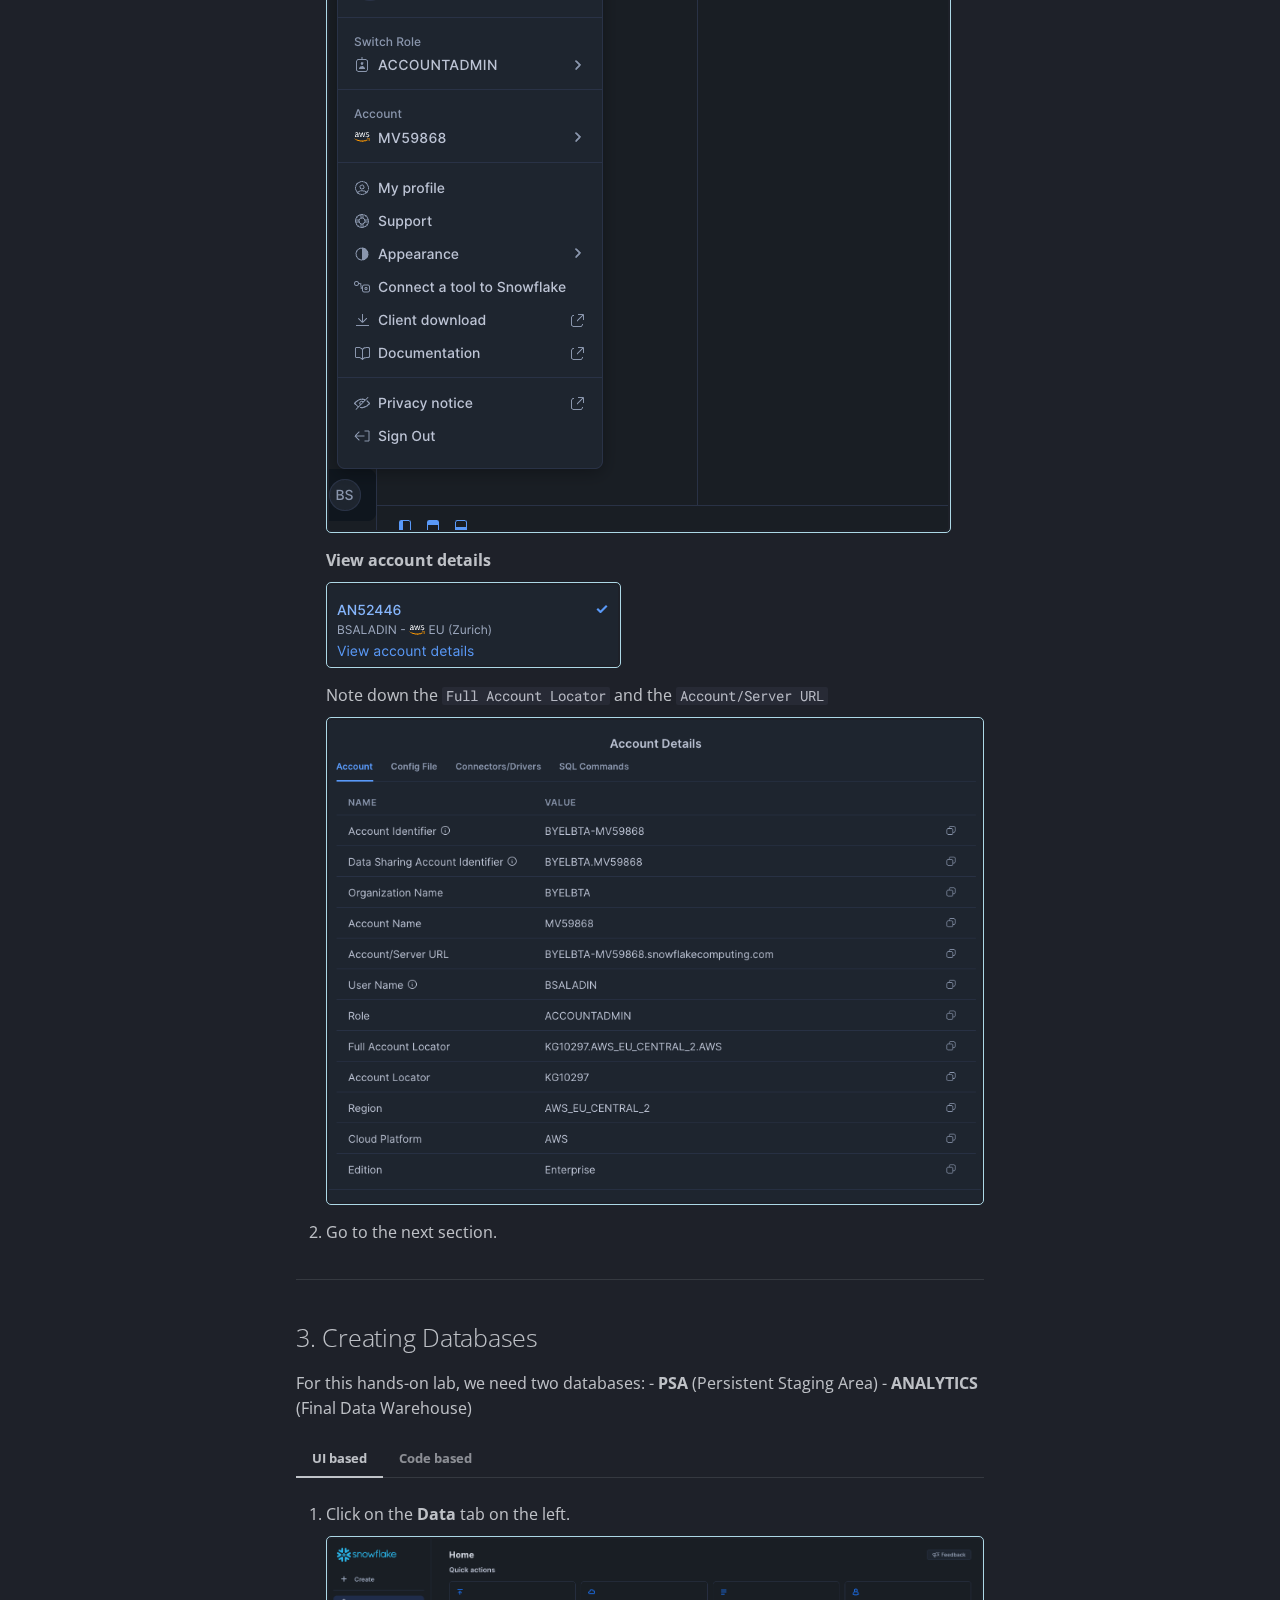
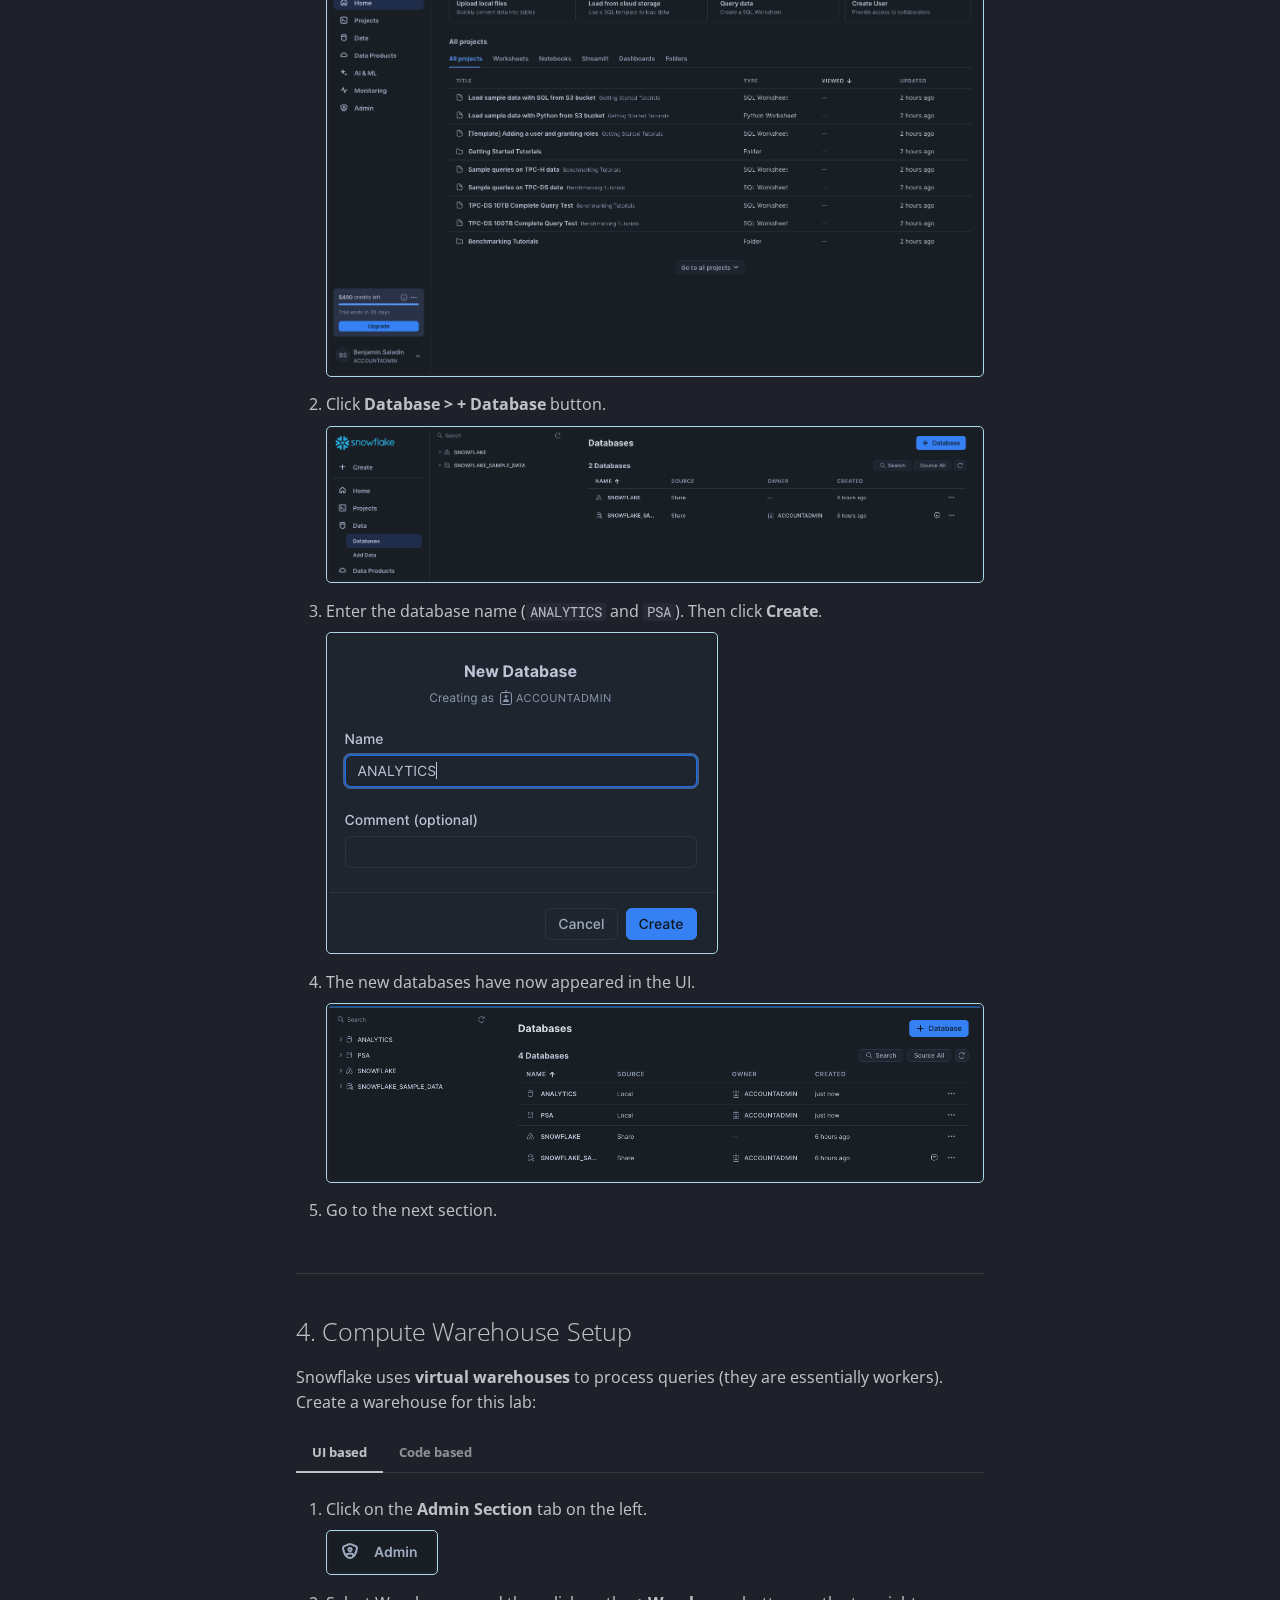
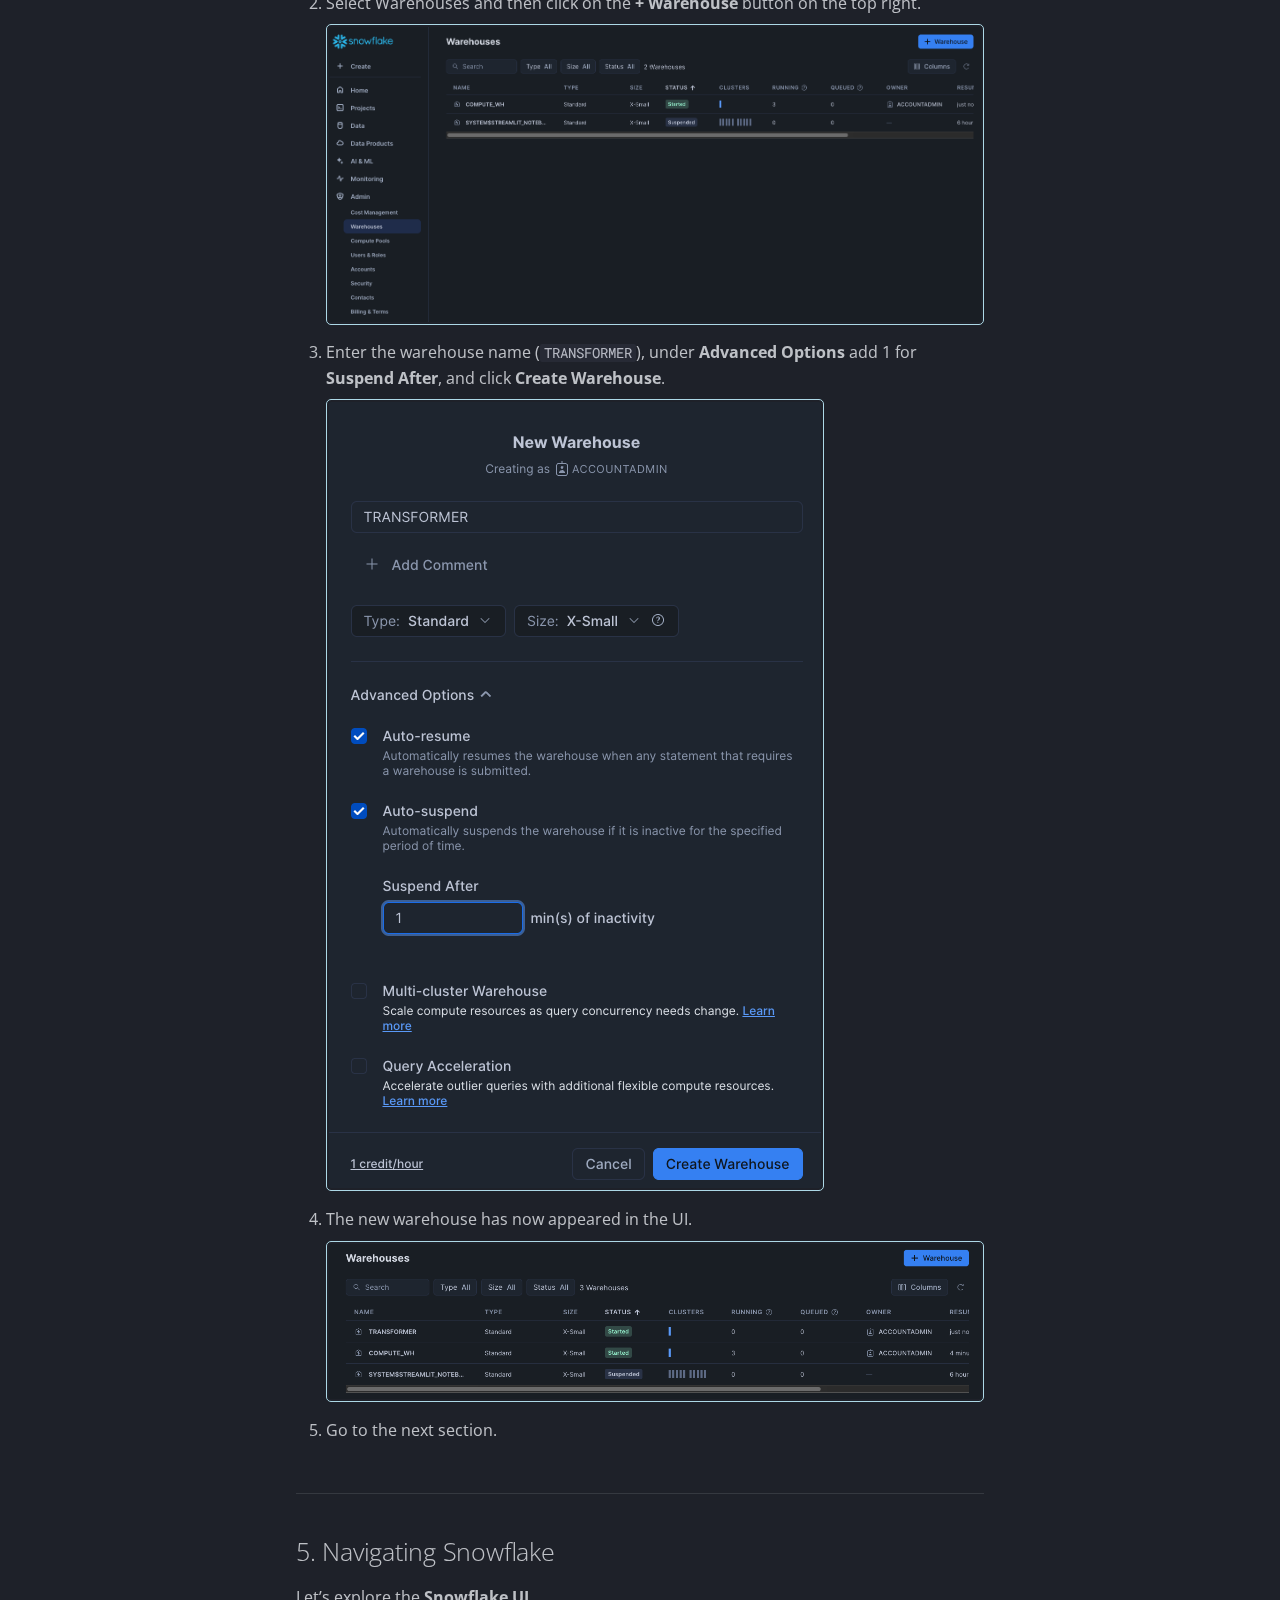
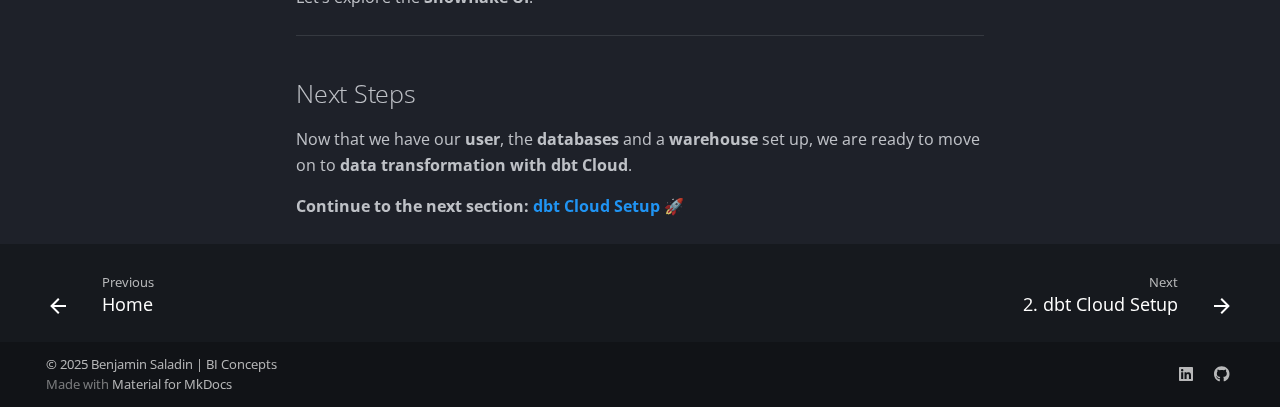
<file: snowflake-setup/index.html>
<!doctype html>
<html lang="en" class="no-js">
  <head>
    
      <meta charset="utf-8">
      <meta name="viewport" content="width=device-width,initial-scale=1">
      
      
      
        <link rel="canonical" href="https://svc-bi-concepts.github.io/test-mkdocs/snowflake-setup/">
      
      
        <link rel="prev" href="..">
      
      
        <link rel="next" href="../dbt-setup/">
      
      
      <link rel="icon" href="../assets/images/favicon.ico">
      <meta name="generator" content="mkdocs-1.6.1, mkdocs-material-9.6.7">
    
    
      
        <title>1. Snowflake Setup - AI Readiness Hands-on Lab</title>
      
    
    
      <link rel="stylesheet" href="../assets/stylesheets/main.8608ea7d.min.css">
      
        
        <link rel="stylesheet" href="../assets/stylesheets/palette.06af60db.min.css">
      
      


    
    
      
    
    
      
        
        
        <link rel="preconnect" href="https://fonts.gstatic.com" crossorigin>
        <link rel="stylesheet" href="https://fonts.googleapis.com/css?family=Open+Sans:300,300i,400,400i,700,700i%7CRoboto+Mono:400,400i,700,700i&display=fallback">
        <style>:root{--md-text-font:"Open Sans";--md-code-font:"Roboto Mono"}</style>
      
    
    
      <link rel="stylesheet" href="../stylesheets/extra.css">
    
    <script>__md_scope=new URL("..",location),__md_hash=e=>[...e].reduce(((e,_)=>(e<<5)-e+_.charCodeAt(0)),0),__md_get=(e,_=localStorage,t=__md_scope)=>JSON.parse(_.getItem(t.pathname+"."+e)),__md_set=(e,_,t=localStorage,a=__md_scope)=>{try{t.setItem(a.pathname+"."+e,JSON.stringify(_))}catch(e){}}</script>
    
      

    
    
    
  </head>
  
  
    
    
      
    
    
    
    
    <body dir="ltr" data-md-color-scheme="slate" data-md-color-primary="blue" data-md-color-accent="deep-blue">
  
    
    <input class="md-toggle" data-md-toggle="drawer" type="checkbox" id="__drawer" autocomplete="off">
    <input class="md-toggle" data-md-toggle="search" type="checkbox" id="__search" autocomplete="off">
    <label class="md-overlay" for="__drawer"></label>
    <div data-md-component="skip">
      
        
        <a href="#snowflake-account-setup" class="md-skip">
          Skip to content
        </a>
      
    </div>
    <div data-md-component="announce">
      
    </div>
    
    
      

<header class="md-header" data-md-component="header">
  <nav class="md-header__inner md-grid" aria-label="Header">
    <a href=".." title="AI Readiness Hands-on Lab" class="md-header__button md-logo" aria-label="AI Readiness Hands-on Lab" data-md-component="logo">
      
  <img src="../assets/images/BI_Concepts_logo_graphic_color.png" alt="logo">

    </a>
    <label class="md-header__button md-icon" for="__drawer">
      
      <svg xmlns="http://www.w3.org/2000/svg" viewBox="0 0 24 24"><path d="M3 6h18v2H3zm0 5h18v2H3zm0 5h18v2H3z"/></svg>
    </label>
    <div class="md-header__title" data-md-component="header-title">
      <div class="md-header__ellipsis">
        <div class="md-header__topic">
          <span class="md-ellipsis">
            AI Readiness Hands-on Lab
          </span>
        </div>
        <div class="md-header__topic" data-md-component="header-topic">
          <span class="md-ellipsis">
            
              1. Snowflake Setup
            
          </span>
        </div>
      </div>
    </div>
    
      
        <form class="md-header__option" data-md-component="palette">
  
    
    
    
    <input class="md-option" data-md-color-media="" data-md-color-scheme="slate" data-md-color-primary="blue" data-md-color-accent="deep-blue"  aria-label="Dark mode"  type="radio" name="__palette" id="__palette_0">
    
      <label class="md-header__button md-icon" title="Dark mode" for="__palette_1" hidden>
        <svg xmlns="http://www.w3.org/2000/svg" viewBox="0 0 24 24"><path d="M12 7a5 5 0 0 1 5 5 5 5 0 0 1-5 5 5 5 0 0 1-5-5 5 5 0 0 1 5-5m0 2a3 3 0 0 0-3 3 3 3 0 0 0 3 3 3 3 0 0 0 3-3 3 3 0 0 0-3-3m0-7 2.39 3.42C13.65 5.15 12.84 5 12 5s-1.65.15-2.39.42zM3.34 7l4.16-.35A7.2 7.2 0 0 0 5.94 8.5c-.44.74-.69 1.5-.83 2.29zm.02 10 1.76-3.77a7.131 7.131 0 0 0 2.38 4.14zM20.65 7l-1.77 3.79a7.02 7.02 0 0 0-2.38-4.15zm-.01 10-4.14.36c.59-.51 1.12-1.14 1.54-1.86.42-.73.69-1.5.83-2.29zM12 22l-2.41-3.44c.74.27 1.55.44 2.41.44.82 0 1.63-.17 2.37-.44z"/></svg>
      </label>
    
  
    
    
    
    <input class="md-option" data-md-color-media="" data-md-color-scheme="default" data-md-color-primary="blue" data-md-color-accent="deep-orange"  aria-label="Light mode"  type="radio" name="__palette" id="__palette_1">
    
      <label class="md-header__button md-icon" title="Light mode" for="__palette_0" hidden>
        <svg xmlns="http://www.w3.org/2000/svg" viewBox="0 0 24 24"><path d="m17.75 4.09-2.53 1.94.91 3.06-2.63-1.81-2.63 1.81.91-3.06-2.53-1.94L12.44 4l1.06-3 1.06 3zm3.5 6.91-1.64 1.25.59 1.98-1.7-1.17-1.7 1.17.59-1.98L15.75 11l2.06-.05L18.5 9l.69 1.95zm-2.28 4.95c.83-.08 1.72 1.1 1.19 1.85-.32.45-.66.87-1.08 1.27C15.17 23 8.84 23 4.94 19.07c-3.91-3.9-3.91-10.24 0-14.14.4-.4.82-.76 1.27-1.08.75-.53 1.93.36 1.85 1.19-.27 2.86.69 5.83 2.89 8.02a9.96 9.96 0 0 0 8.02 2.89m-1.64 2.02a12.08 12.08 0 0 1-7.8-3.47c-2.17-2.19-3.33-5-3.49-7.82-2.81 3.14-2.7 7.96.31 10.98 3.02 3.01 7.84 3.12 10.98.31"/></svg>
      </label>
    
  
</form>
      
    
    
      <script>var palette=__md_get("__palette");if(palette&&palette.color){if("(prefers-color-scheme)"===palette.color.media){var media=matchMedia("(prefers-color-scheme: light)"),input=document.querySelector(media.matches?"[data-md-color-media='(prefers-color-scheme: light)']":"[data-md-color-media='(prefers-color-scheme: dark)']");palette.color.media=input.getAttribute("data-md-color-media"),palette.color.scheme=input.getAttribute("data-md-color-scheme"),palette.color.primary=input.getAttribute("data-md-color-primary"),palette.color.accent=input.getAttribute("data-md-color-accent")}for(var[key,value]of Object.entries(palette.color))document.body.setAttribute("data-md-color-"+key,value)}</script>
    
    
    
      <label class="md-header__button md-icon" for="__search">
        
        <svg xmlns="http://www.w3.org/2000/svg" viewBox="0 0 24 24"><path d="M9.5 3A6.5 6.5 0 0 1 16 9.5c0 1.61-.59 3.09-1.56 4.23l.27.27h.79l5 5-1.5 1.5-5-5v-.79l-.27-.27A6.52 6.52 0 0 1 9.5 16 6.5 6.5 0 0 1 3 9.5 6.5 6.5 0 0 1 9.5 3m0 2C7 5 5 7 5 9.5S7 14 9.5 14 14 12 14 9.5 12 5 9.5 5"/></svg>
      </label>
      <div class="md-search" data-md-component="search" role="dialog">
  <label class="md-search__overlay" for="__search"></label>
  <div class="md-search__inner" role="search">
    <form class="md-search__form" name="search">
      <input type="text" class="md-search__input" name="query" aria-label="Search" placeholder="Search" autocapitalize="off" autocorrect="off" autocomplete="off" spellcheck="false" data-md-component="search-query" required>
      <label class="md-search__icon md-icon" for="__search">
        
        <svg xmlns="http://www.w3.org/2000/svg" viewBox="0 0 24 24"><path d="M9.5 3A6.5 6.5 0 0 1 16 9.5c0 1.61-.59 3.09-1.56 4.23l.27.27h.79l5 5-1.5 1.5-5-5v-.79l-.27-.27A6.52 6.52 0 0 1 9.5 16 6.5 6.5 0 0 1 3 9.5 6.5 6.5 0 0 1 9.5 3m0 2C7 5 5 7 5 9.5S7 14 9.5 14 14 12 14 9.5 12 5 9.5 5"/></svg>
        
        <svg xmlns="http://www.w3.org/2000/svg" viewBox="0 0 24 24"><path d="M20 11v2H8l5.5 5.5-1.42 1.42L4.16 12l7.92-7.92L13.5 5.5 8 11z"/></svg>
      </label>
      <nav class="md-search__options" aria-label="Search">
        
          <a href="javascript:void(0)" class="md-search__icon md-icon" title="Share" aria-label="Share" data-clipboard data-clipboard-text="" data-md-component="search-share" tabindex="-1">
            
            <svg xmlns="http://www.w3.org/2000/svg" viewBox="0 0 24 24"><path d="M18 16.08c-.76 0-1.44.3-1.96.77L8.91 12.7c.05-.23.09-.46.09-.7s-.04-.47-.09-.7l7.05-4.11c.54.5 1.25.81 2.04.81a3 3 0 0 0 3-3 3 3 0 0 0-3-3 3 3 0 0 0-3 3c0 .24.04.47.09.7L8.04 9.81C7.5 9.31 6.79 9 6 9a3 3 0 0 0-3 3 3 3 0 0 0 3 3c.79 0 1.5-.31 2.04-.81l7.12 4.15c-.05.21-.08.43-.08.66 0 1.61 1.31 2.91 2.92 2.91s2.92-1.3 2.92-2.91A2.92 2.92 0 0 0 18 16.08"/></svg>
          </a>
        
        <button type="reset" class="md-search__icon md-icon" title="Clear" aria-label="Clear" tabindex="-1">
          
          <svg xmlns="http://www.w3.org/2000/svg" viewBox="0 0 24 24"><path d="M19 6.41 17.59 5 12 10.59 6.41 5 5 6.41 10.59 12 5 17.59 6.41 19 12 13.41 17.59 19 19 17.59 13.41 12z"/></svg>
        </button>
      </nav>
      
        <div class="md-search__suggest" data-md-component="search-suggest"></div>
      
    </form>
    <div class="md-search__output">
      <div class="md-search__scrollwrap" tabindex="0" data-md-scrollfix>
        <div class="md-search-result" data-md-component="search-result">
          <div class="md-search-result__meta">
            Initializing search
          </div>
          <ol class="md-search-result__list" role="presentation"></ol>
        </div>
      </div>
    </div>
  </div>
</div>
    
    
  </nav>
  
</header>
    
    <div class="md-container" data-md-component="container">
      
      
        
          
            
<nav class="md-tabs" aria-label="Tabs" data-md-component="tabs">
  <div class="md-grid">
    <ul class="md-tabs__list">
      
        
  
  
  
    <li class="md-tabs__item">
      <a href=".." class="md-tabs__link">
        
  
    
  
  Home

      </a>
    </li>
  

      
        
  
  
    
  
  
    
    
      <li class="md-tabs__item md-tabs__item--active">
        <a href="./" class="md-tabs__link">
          
  
    
  
  Hands-on-Lab

        </a>
      </li>
    
  

      
        
  
  
  
    <li class="md-tabs__item">
      <a href="../resources/" class="md-tabs__link">
        
  
    
  
  Resources

      </a>
    </li>
  

      
    </ul>
  </div>
</nav>
          
        
      
      <main class="md-main" data-md-component="main">
        <div class="md-main__inner md-grid">
          
            
              
              <div class="md-sidebar md-sidebar--primary" data-md-component="sidebar" data-md-type="navigation" >
                <div class="md-sidebar__scrollwrap">
                  <div class="md-sidebar__inner">
                    


  


<nav class="md-nav md-nav--primary md-nav--lifted" aria-label="Navigation" data-md-level="0">
  <label class="md-nav__title" for="__drawer">
    <a href=".." title="AI Readiness Hands-on Lab" class="md-nav__button md-logo" aria-label="AI Readiness Hands-on Lab" data-md-component="logo">
      
  <img src="../assets/images/BI_Concepts_logo_graphic_color.png" alt="logo">

    </a>
    AI Readiness Hands-on Lab
  </label>
  
  <ul class="md-nav__list" data-md-scrollfix>
    
      
      
  
  
  
  
    <li class="md-nav__item">
      <a href=".." class="md-nav__link">
        
  
  <span class="md-ellipsis">
    Home
    
  </span>
  

      </a>
    </li>
  

    
      
      
  
  
    
  
  
  
    
    
      
        
      
        
      
        
      
        
      
        
      
        
      
        
      
    
    
      
        
        
      
      
        
      
    
    
    <li class="md-nav__item md-nav__item--active md-nav__item--section md-nav__item--nested">
      
        
        
        <input class="md-nav__toggle md-toggle " type="checkbox" id="__nav_2" checked>
        
          
          <label class="md-nav__link" for="__nav_2" id="__nav_2_label" tabindex="">
            
  
  <span class="md-ellipsis">
    Hands-on-Lab
    
  </span>
  

            <span class="md-nav__icon md-icon"></span>
          </label>
        
        <nav class="md-nav" data-md-level="1" aria-labelledby="__nav_2_label" aria-expanded="true">
          <label class="md-nav__title" for="__nav_2">
            <span class="md-nav__icon md-icon"></span>
            Hands-on-Lab
          </label>
          <ul class="md-nav__list" data-md-scrollfix>
            
              
                
  
  
    
  
  
  
    <li class="md-nav__item md-nav__item--active">
      
      <input class="md-nav__toggle md-toggle" type="checkbox" id="__toc">
      
      
        
      
      
        <label class="md-nav__link md-nav__link--active" for="__toc">
          
  
  <span class="md-ellipsis">
    1. Snowflake Setup
    
  </span>
  

          <span class="md-nav__icon md-icon"></span>
        </label>
      
      <a href="./" class="md-nav__link md-nav__link--active">
        
  
  <span class="md-ellipsis">
    1. Snowflake Setup
    
  </span>
  

      </a>
      
        

<nav class="md-nav md-nav--secondary" aria-label="Table of contents">
  
  
  
    
  
  
    <label class="md-nav__title" for="__toc">
      <span class="md-nav__icon md-icon"></span>
      Table of contents
    </label>
    <ul class="md-nav__list" data-md-component="toc" data-md-scrollfix>
      
        <li class="md-nav__item">
  <a href="#1-creating-a-snowflake-account" class="md-nav__link">
    <span class="md-ellipsis">
      1. Creating a Snowflake Account
    </span>
  </a>
  
</li>
      
        <li class="md-nav__item">
  <a href="#_1" class="md-nav__link">
    <span class="md-ellipsis">
      
    </span>
  </a>
  
</li>
      
        <li class="md-nav__item">
  <a href="#2-retrieve-snowflake-account-details" class="md-nav__link">
    <span class="md-ellipsis">
      2. Retrieve Snowflake Account Details
    </span>
  </a>
  
</li>
      
        <li class="md-nav__item">
  <a href="#3-creating-databases" class="md-nav__link">
    <span class="md-ellipsis">
      3. Creating Databases
    </span>
  </a>
  
</li>
      
        <li class="md-nav__item">
  <a href="#4-compute-warehouse-setup" class="md-nav__link">
    <span class="md-ellipsis">
      4. Compute Warehouse Setup
    </span>
  </a>
  
</li>
      
        <li class="md-nav__item">
  <a href="#5-navigating-snowflake" class="md-nav__link">
    <span class="md-ellipsis">
      5. Navigating Snowflake
    </span>
  </a>
  
</li>
      
        <li class="md-nav__item">
  <a href="#next-steps" class="md-nav__link">
    <span class="md-ellipsis">
      Next Steps
    </span>
  </a>
  
</li>
      
    </ul>
  
</nav>
      
    </li>
  

              
            
              
                
  
  
  
  
    <li class="md-nav__item">
      <a href="../dbt-setup/" class="md-nav__link">
        
  
  <span class="md-ellipsis">
    2. dbt Cloud Setup
    
  </span>
  

      </a>
    </li>
  

              
            
              
                
  
  
  
  
    <li class="md-nav__item">
      <a href="../fivetran-setup/" class="md-nav__link">
        
  
  <span class="md-ellipsis">
    3. Fivetran Setup
    
  </span>
  

      </a>
    </li>
  

              
            
              
                
  
  
  
  
    <li class="md-nav__item">
      <a href="../dbt-transformation/" class="md-nav__link">
        
  
  <span class="md-ellipsis">
    4. Data Transformation with dbt
    
  </span>
  

      </a>
    </li>
  

              
            
              
                
  
  
  
  
    <li class="md-nav__item">
      <a href="../data-quality/" class="md-nav__link">
        
  
  <span class="md-ellipsis">
    5. Data Quality & Testing
    
  </span>
  

      </a>
    </li>
  

              
            
              
                
  
  
  
  
    <li class="md-nav__item">
      <a href="../dbt-deployment/" class="md-nav__link">
        
  
  <span class="md-ellipsis">
    6. Documentation & Deployment
    
  </span>
  

      </a>
    </li>
  

              
            
              
                
  
  
  
  
    <li class="md-nav__item">
      <a href="../data-visualization/" class="md-nav__link">
        
  
  <span class="md-ellipsis">
    7. Data Visualization
    
  </span>
  

      </a>
    </li>
  

              
            
          </ul>
        </nav>
      
    </li>
  

    
      
      
  
  
  
  
    <li class="md-nav__item">
      <a href="../resources/" class="md-nav__link">
        
  
  <span class="md-ellipsis">
    Resources
    
  </span>
  

      </a>
    </li>
  

    
  </ul>
</nav>
                  </div>
                </div>
              </div>
            
            
              
              <div class="md-sidebar md-sidebar--secondary" data-md-component="sidebar" data-md-type="toc" >
                <div class="md-sidebar__scrollwrap">
                  <div class="md-sidebar__inner">
                    

<nav class="md-nav md-nav--secondary" aria-label="Table of contents">
  
  
  
    
  
  
    <label class="md-nav__title" for="__toc">
      <span class="md-nav__icon md-icon"></span>
      Table of contents
    </label>
    <ul class="md-nav__list" data-md-component="toc" data-md-scrollfix>
      
        <li class="md-nav__item">
  <a href="#1-creating-a-snowflake-account" class="md-nav__link">
    <span class="md-ellipsis">
      1. Creating a Snowflake Account
    </span>
  </a>
  
</li>
      
        <li class="md-nav__item">
  <a href="#_1" class="md-nav__link">
    <span class="md-ellipsis">
      
    </span>
  </a>
  
</li>
      
        <li class="md-nav__item">
  <a href="#2-retrieve-snowflake-account-details" class="md-nav__link">
    <span class="md-ellipsis">
      2. Retrieve Snowflake Account Details
    </span>
  </a>
  
</li>
      
        <li class="md-nav__item">
  <a href="#3-creating-databases" class="md-nav__link">
    <span class="md-ellipsis">
      3. Creating Databases
    </span>
  </a>
  
</li>
      
        <li class="md-nav__item">
  <a href="#4-compute-warehouse-setup" class="md-nav__link">
    <span class="md-ellipsis">
      4. Compute Warehouse Setup
    </span>
  </a>
  
</li>
      
        <li class="md-nav__item">
  <a href="#5-navigating-snowflake" class="md-nav__link">
    <span class="md-ellipsis">
      5. Navigating Snowflake
    </span>
  </a>
  
</li>
      
        <li class="md-nav__item">
  <a href="#next-steps" class="md-nav__link">
    <span class="md-ellipsis">
      Next Steps
    </span>
  </a>
  
</li>
      
    </ul>
  
</nav>
                  </div>
                </div>
              </div>
            
          
          
            <div class="md-content" data-md-component="content">
              <article class="md-content__inner md-typeset">
                
                  



<h1 id="snowflake-account-setup">Snowflake Account Setup</h1>
<p>This section walks you through setting up a Snowflake account, creating the necessary databases, and configuring the environment for the hands-on lab.</p>
<p>To keep track of your login details for Snowflake, Fivetran, and dbt, download and fill out the following template:</p>
<p>📄 <a download="download" href="../assets/templates/login_details_template.txt">Download Login Details Template</a></p>
<div class="admonition note">
<p class="admonition-title">This template includes sections for:</p>
<ol>
<li>
<p><strong>Snowflake Account Details</strong></p>
<ol>
<li>Full Account Locator (e.g. <code>KG10297.AWS_EU_CENTRAL_2.AWS</code>):</li>
<li>Account Locator (e.g. <code>KG10297</code>):</li>
<li>Account/Server URL (e.g. <code>BYELBTA-MV59868.snowflakecomputing.com</code>): </li>
<li>Username <your_username>:</li>
<li>Password <your_password>:</li>
<li>Warehouse Name: <code>TRANSFORMER</code></li>
<li>Database Names: <code>PSA</code>, <code>ANALYTICS</code></li>
</ol>
</li>
<li>
<p><strong>dbt Account Details</strong></p>
<ol>
<li>Username <your_username>:</li>
<li>Password <your_password>:</li>
<li>Project Name <code>ANALYTICS</code>:</li>
</ol>
</li>
<li>
<p><strong>Fivetran Account Details</strong></p>
<ol>
<li>Username <your_username>:</li>
<li>Password <your_password>:</li>
<li>Connector Source Details:
    <div class="highlight"><pre><span></span><code><a id="__codelineno-0-1" name="__codelineno-0-1" href="#__codelineno-0-1"></a>https://drive.google.com/drive/u/0/folders/1Z_U_6SVP6vWXGJWHu9Fl_uUjieyVjaWX
</code></pre></div></li>
</ol>
</li>
</ol>
</div>
<p>Make sure to save this file securely and update it as needed.</p>
<hr />
<h2 id="1-creating-a-snowflake-account">1. Creating a Snowflake Account</h2>
<p>To get started, sign up for a free <strong>Snowflake Trial</strong>.</p>
<ol>
<li>
<p>Visit the <a href="https://signup.snowflake.com/" target="_blank">Snowflake Sign-Up Page</a>. And enter your first name, last name, and work email address. Select a reason for signing up, tick if you want to opt out of marketing emails and click <strong>Continue</strong>.</p>
<p><img alt="Snowflake Sign-Up Page" src="../assets/screenshots/SnowSignup/SnowSignup1.png" /></p>
<p><img alt="Snowflake Sign-Up Page filled" src="../assets/screenshots/SnowSignup/SnowSignup2.png" /></p>
</li>
<li>
<p>Choose your preferred cloud provider (AWS, Azure, or GCP). We prefer <strong>AWS</strong> for this lab, and also in general this is the most popular choice, since new features are usually released on AWS first. Click <strong>Get Started</strong>.</p>
<p><img alt="Snowflake Cloud Provider" src="../assets/screenshots/SnowSignup/SnowSignup3.png" /></p>
<div class="admonition warning">
<p class="admonition-title">Captcha</p>
<p>You might encounter a captcha here.</p>
</div>
</li>
<li>
<p>You can either fill the next two forms or skip them. We recommend skipping them for now.</p>
<p><img alt="Snowflake Skip Forms" src="../assets/screenshots/SnowSignup/SnowSignup4.png" /></p>
<p><img alt="Snowflake Skip Forms" src="../assets/screenshots/SnowSignup/SnowSignup5.png" /></p>
</li>
<li>
<p>Check your email and follow the activation link. It might take a few minutes for the email to arrive.</p>
<p><img alt="Snowflake Activation Email Sent" src="../assets/screenshots/SnowSignup/SnowSignup6.png" /></p>
<p>And here it is:</p>
<p><img alt="Snowflake Activation Email Received" src="../assets/screenshots/SnowSignup/SnowSignup7.png" /></p>
</li>
<li>
<p>Click on the <strong>Click To Activate</strong> button. You will be redirected to the Snowflake login page.</p>
<p><img alt="Snowflake Create User" src="../assets/screenshots/SnowSignup/SnowSignup8.png" /></p>
<p>Fill in a username and a password and then confirm. <strong>Note down</strong> these credentials as you will need them later.</p>
<p><img alt="Snowflake Create User Filled" src="../assets/screenshots/SnowSignup/SnowSignup9.png" /></p>
<div class="admonition info">
<p class="admonition-title">Username and password requirements</p>
<p>Username must be in letters and numbers.
The password must contain between 14-256 characters, at least one uppercase letter, one lowercase letter and one number.</p>
</div>
</li>
<li>
<p>You will be redirected to the Snowflake UI. You are now ready to start using Snowflake. Skip this screen for now.</p>
<h2 id="_1"><img alt="Snowflake UI Welcome Screen" src="../assets/screenshots/SnowSignup/SnowSignup10.png" /></h2>
</li>
</ol>
<h2 id="2-retrieve-snowflake-account-details">2. Retrieve Snowflake Account Details</h2>
<p>Now you can see the standard <strong>Snowflake UI</strong>.</p>
<p><img alt="Snowflake UI Start" src="../assets/screenshots/SnowflakeConfig/SnowflakeConfig1.png" /></p>
<ol>
<li>
<p>Find your account <strong>Account/Server URL</strong> &amp; <strong>Full Account Locator</strong> and note them down in the <code>download.txt</code> from the top of this page. Click on your initials in the bottom left corner.</p>
<p><img alt="Snowflake UI Start" src="../assets/screenshots/SnowflakeConfig/SnowflakeConfig2.png" /></p>
<p><strong>View account details</strong></p>
<p><img alt="Snowflake UI Start" src="../assets/screenshots/SnowflakeConfig/SnowflakeConfig2z1.png" /></p>
<p>Note down the <code>Full Account Locator</code> and the <code>Account/Server URL</code></p>
<p><img alt="Snowflake UI Start" src="../assets/screenshots/SnowflakeConfig/SnowflakeConfig3.png" /></p>
</li>
<li>
<p>Go to the next section.</p>
</li>
</ol>
<hr />
<h2 id="3-creating-databases">3. Creating Databases</h2>
<p>For this hands-on lab, we need two databases:
- <strong>PSA</strong> (Persistent Staging Area)
- <strong>ANALYTICS</strong> (Final Data Warehouse)</p>
<div class="tabbed-set tabbed-alternate" data-tabs="1:2"><input checked="checked" id="__tabbed_1_1" name="__tabbed_1" type="radio" /><input id="__tabbed_1_2" name="__tabbed_1" type="radio" /><div class="tabbed-labels"><label for="__tabbed_1_1">UI based</label><label for="__tabbed_1_2">Code based</label></div>
<div class="tabbed-content">
<div class="tabbed-block">
<ol>
<li>
<p>Click on the <strong>Data</strong> tab on the left.</p>
<p><img alt="Snowflake Databases" src="../assets/screenshots/SnowflakeConfig/SnowflakeConfig4.png" /></p>
</li>
<li>
<p>Click <strong>Database &gt; + Database</strong> button.</p>
<p><img alt="Snowflake New Database" src="../assets/screenshots/SnowflakeConfig/SnowflakeConfig5.png" /></p>
</li>
<li>
<p>Enter the database name (<code>ANALYTICS</code> and <code>PSA</code>). Then click <strong>Create</strong>.</p>
<p><img alt="Snowflake Create Database" src="../assets/screenshots/SnowflakeConfig/SnowflakeConfig6.png" /></p>
</li>
<li>
<p>The new databases have now appeared in the UI.</p>
<p><img alt="Snowflake Databases Created" src="../assets/screenshots/SnowflakeConfig/SnowflakeConfig7.png" /></p>
</li>
<li>
<p>Go to the next section.</p>
</li>
</ol>
</div>
<div class="tabbed-block">
<ol>
<li>
<p>Go to <strong>Projects</strong> and then <strong>Worksheets</strong>.</p>
</li>
<li>
<p>Click on the <strong>+</strong> button on the top right corner to create a new SQL worksheet.</p>
</li>
<li>
<p>Run the following SQL to create them:
    <div class="highlight"><pre><span></span><code><a id="__codelineno-1-1" name="__codelineno-1-1" href="#__codelineno-1-1"></a><span class="k">CREATE</span><span class="w"> </span><span class="k">DATABASE</span><span class="w"> </span><span class="n">PSA</span><span class="p">;</span>
<a id="__codelineno-1-2" name="__codelineno-1-2" href="#__codelineno-1-2"></a><span class="k">CREATE</span><span class="w"> </span><span class="k">DATABASE</span><span class="w"> </span><span class="n">ANALYTICS</span><span class="p">;</span>
</code></pre></div>
    Output from PSA command:
    <img alt="Snowflake Create PSA" src="../assets/screenshots/SnowflakeConfig/SnowflakeConfig8.png" /></p>
</li>
<li>Verify that the databases have been created:
    <div class="highlight"><pre><span></span><code><a id="__codelineno-2-1" name="__codelineno-2-1" href="#__codelineno-2-1"></a><span class="k">SHOW</span><span class="w"> </span><span class="n">DATABASES</span><span class="p">;</span>
</code></pre></div></li>
<li>You should see the two databases listed. Go to the next section.</li>
</ol>
</div>
</div>
</div>
<hr />
<h2 id="4-compute-warehouse-setup">4. Compute Warehouse Setup</h2>
<p>Snowflake uses <strong>virtual warehouses</strong> to process queries (they are essentially workers). Create a warehouse for this lab:</p>
<div class="tabbed-set tabbed-alternate" data-tabs="2:2"><input checked="checked" id="__tabbed_2_1" name="__tabbed_2" type="radio" /><input id="__tabbed_2_2" name="__tabbed_2" type="radio" /><div class="tabbed-labels"><label for="__tabbed_2_1">UI based</label><label for="__tabbed_2_2">Code based</label></div>
<div class="tabbed-content">
<div class="tabbed-block">
<ol>
<li>
<p>Click on the <strong>Admin Section</strong> tab on the left.</p>
<p><img alt="Snowflake Warehouses" src="../assets/screenshots/SnowflakeConfig/SnowflakeConfig9.png" /></p>
</li>
<li>
<p>Select Warehouses and then click on the <strong>+ Warehouse</strong> button on the top right.</p>
<p><img alt="Snowflake New Warehouse" src="../assets/screenshots/SnowflakeConfig/SnowflakeConfig10.png" /></p>
</li>
<li>
<p>Enter the warehouse name (<code>TRANSFORMER</code>), under <strong>Advanced Options</strong> add 1 for <strong>Suspend After</strong>, and click <strong>Create Warehouse</strong>.</p>
<p><img alt="Snowflake Create Warehouse" src="../assets/screenshots/SnowflakeConfig/SnowflakeConfig11.png" /></p>
</li>
<li>
<p>The new warehouse has now appeared in the UI.</p>
<p><img alt="Snowflake Warehouse Created" src="../assets/screenshots/SnowflakeConfig/SnowflakeConfig12.png" /></p>
</li>
<li>
<p>Go to the next section.</p>
</li>
</ol>
</div>
<div class="tabbed-block">
<ol>
<li>
<p>Run the following SQL to create a warehouse named <code>TRANSFORMER</code> in a SQL worksheet:</p>
<div class="highlight"><pre><span></span><code><a id="__codelineno-3-1" name="__codelineno-3-1" href="#__codelineno-3-1"></a><span class="k">CREATE</span><span class="w"> </span><span class="n">WAREHOUSE</span><span class="w"> </span><span class="n">TRANSFORMER</span>
<a id="__codelineno-3-2" name="__codelineno-3-2" href="#__codelineno-3-2"></a><span class="k">WITH</span><span class="w"> </span><span class="n">WAREHOUSE_SIZE</span><span class="w"> </span><span class="o">=</span><span class="w"> </span><span class="s1">&#39;XSMALL&#39;</span>
<a id="__codelineno-3-3" name="__codelineno-3-3" href="#__codelineno-3-3"></a><span class="n">AUTO_SUSPEND</span><span class="w"> </span><span class="o">=</span><span class="w"> </span><span class="mi">60</span>
<a id="__codelineno-3-4" name="__codelineno-3-4" href="#__codelineno-3-4"></a><span class="n">AUTO_RESUME</span><span class="w"> </span><span class="o">=</span><span class="w"> </span><span class="k">TRUE</span>
<a id="__codelineno-3-5" name="__codelineno-3-5" href="#__codelineno-3-5"></a><span class="n">INITIALLY_SUSPENDED</span><span class="w"> </span><span class="o">=</span><span class="w"> </span><span class="k">TRUE</span><span class="p">;</span>
</code></pre></div>
<p>This ensures:</p>
<p><strong>Cost Efficiency</strong> → Auto-suspends when not in use.<br />
<strong>Performance</strong> → Automatically resumes when queries are executed</p>
</li>
<li>
<p>Verify that the warehouse has been created:</p>
<div class="highlight"><pre><span></span><code><a id="__codelineno-4-1" name="__codelineno-4-1" href="#__codelineno-4-1"></a><span class="k">SHOW</span><span class="w"> </span><span class="n">WAREHOUSES</span><span class="p">;</span>
</code></pre></div>
</li>
<li>
<p>You should see the new warehouse listed. Go to the next section.</p>
<p><img alt="Snowflake Warehouse Created" src="../assets/screenshots/SnowflakeConfig/SnowflakeConfig13.png" /></p>
</li>
</ol>
</div>
</div>
</div>
<hr />
<h2 id="5-navigating-snowflake">5. Navigating Snowflake</h2>
<p>Let’s explore the <strong>Snowflake UI</strong>.</p>
<hr />
<h2 id="next-steps">Next Steps</h2>
<p>Now that we have our <strong>user</strong>, the <strong>databases</strong> and a <strong>warehouse</strong> set up, we are ready to move on to <strong>data transformation with dbt Cloud</strong>.</p>
<p><strong>Continue to the next section: <a href="../dbt-setup/">dbt Cloud Setup</a></strong> 🚀</p>












                
              </article>
            </div>
          
          
<script>var target=document.getElementById(location.hash.slice(1));target&&target.name&&(target.checked=target.name.startsWith("__tabbed_"))</script>
        </div>
        
          <button type="button" class="md-top md-icon" data-md-component="top" hidden>
  
  <svg xmlns="http://www.w3.org/2000/svg" viewBox="0 0 24 24"><path d="M13 20h-2V8l-5.5 5.5-1.42-1.42L12 4.16l7.92 7.92-1.42 1.42L13 8z"/></svg>
  Back to top
</button>
        
      </main>
      
        <footer class="md-footer">
  
    
      
      <nav class="md-footer__inner md-grid" aria-label="Footer" >
        
          
          <a href=".." class="md-footer__link md-footer__link--prev" aria-label="Previous: Home">
            <div class="md-footer__button md-icon">
              
              <svg xmlns="http://www.w3.org/2000/svg" viewBox="0 0 24 24"><path d="M20 11v2H8l5.5 5.5-1.42 1.42L4.16 12l7.92-7.92L13.5 5.5 8 11z"/></svg>
            </div>
            <div class="md-footer__title">
              <span class="md-footer__direction">
                Previous
              </span>
              <div class="md-ellipsis">
                Home
              </div>
            </div>
          </a>
        
        
          
          <a href="../dbt-setup/" class="md-footer__link md-footer__link--next" aria-label="Next: 2. dbt Cloud Setup">
            <div class="md-footer__title">
              <span class="md-footer__direction">
                Next
              </span>
              <div class="md-ellipsis">
                2. dbt Cloud Setup
              </div>
            </div>
            <div class="md-footer__button md-icon">
              
              <svg xmlns="http://www.w3.org/2000/svg" viewBox="0 0 24 24"><path d="M4 11v2h12l-5.5 5.5 1.42 1.42L19.84 12l-7.92-7.92L10.5 5.5 16 11z"/></svg>
            </div>
          </a>
        
      </nav>
    
  
  <div class="md-footer-meta md-typeset">
    <div class="md-footer-meta__inner md-grid">
      <div class="md-copyright">
  
    <div class="md-copyright__highlight">
      &copy; 2025 <a href="https://www.bi-concepts.ch/team/benjamin-saladin"  target="_blank" rel="noopener">Benjamin Saladin</a> | <a href="https://www.bi-concepts.ch"  target="_blank" rel="noopener">BI Concepts</a>

    </div>
  
  
    Made with
    <a href="https://squidfunk.github.io/mkdocs-material/" target="_blank" rel="noopener">
      Material for MkDocs
    </a>
  
</div>
      
        <div class="md-social">
  
    
    
    
    
      
      
    
    <a href="https://www.linkedin.com/in/benjamin-saladin" target="_blank" rel="noopener" title="www.linkedin.com" class="md-social__link">
      <svg xmlns="http://www.w3.org/2000/svg" viewBox="0 0 448 512"><!--! Font Awesome Free 6.7.2 by @fontawesome - https://fontawesome.com License - https://fontawesome.com/license/free (Icons: CC BY 4.0, Fonts: SIL OFL 1.1, Code: MIT License) Copyright 2024 Fonticons, Inc.--><path d="M416 32H31.9C14.3 32 0 46.5 0 64.3v383.4C0 465.5 14.3 480 31.9 480H416c17.6 0 32-14.5 32-32.3V64.3c0-17.8-14.4-32.3-32-32.3M135.4 416H69V202.2h66.5V416zm-33.2-243c-21.3 0-38.5-17.3-38.5-38.5S80.9 96 102.2 96c21.2 0 38.5 17.3 38.5 38.5 0 21.3-17.2 38.5-38.5 38.5m282.1 243h-66.4V312c0-24.8-.5-56.7-34.5-56.7-34.6 0-39.9 27-39.9 54.9V416h-66.4V202.2h63.7v29.2h.9c8.9-16.8 30.6-34.5 62.9-34.5 67.2 0 79.7 44.3 79.7 101.9z"/></svg>
    </a>
  
    
    
    
    
      
      
    
    <a href="https://github.com/svc-bi-concepts" target="_blank" rel="noopener" title="github.com" class="md-social__link">
      <svg xmlns="http://www.w3.org/2000/svg" viewBox="0 0 496 512"><!--! Font Awesome Free 6.7.2 by @fontawesome - https://fontawesome.com License - https://fontawesome.com/license/free (Icons: CC BY 4.0, Fonts: SIL OFL 1.1, Code: MIT License) Copyright 2024 Fonticons, Inc.--><path d="M165.9 397.4c0 2-2.3 3.6-5.2 3.6-3.3.3-5.6-1.3-5.6-3.6 0-2 2.3-3.6 5.2-3.6 3-.3 5.6 1.3 5.6 3.6m-31.1-4.5c-.7 2 1.3 4.3 4.3 4.9 2.6 1 5.6 0 6.2-2s-1.3-4.3-4.3-5.2c-2.6-.7-5.5.3-6.2 2.3m44.2-1.7c-2.9.7-4.9 2.6-4.6 4.9.3 2 2.9 3.3 5.9 2.6 2.9-.7 4.9-2.6 4.6-4.6-.3-1.9-3-3.2-5.9-2.9M244.8 8C106.1 8 0 113.3 0 252c0 110.9 69.8 205.8 169.5 239.2 12.8 2.3 17.3-5.6 17.3-12.1 0-6.2-.3-40.4-.3-61.4 0 0-70 15-84.7-29.8 0 0-11.4-29.1-27.8-36.6 0 0-22.9-15.7 1.6-15.4 0 0 24.9 2 38.6 25.8 21.9 38.6 58.6 27.5 72.9 20.9 2.3-16 8.8-27.1 16-33.7-55.9-6.2-112.3-14.3-112.3-110.5 0-27.5 7.6-41.3 23.6-58.9-2.6-6.5-11.1-33.3 2.6-67.9 20.9-6.5 69 27 69 27 20-5.6 41.5-8.5 62.8-8.5s42.8 2.9 62.8 8.5c0 0 48.1-33.6 69-27 13.7 34.7 5.2 61.4 2.6 67.9 16 17.7 25.8 31.5 25.8 58.9 0 96.5-58.9 104.2-114.8 110.5 9.2 7.9 17 22.9 17 46.4 0 33.7-.3 75.4-.3 83.6 0 6.5 4.6 14.4 17.3 12.1C428.2 457.8 496 362.9 496 252 496 113.3 383.5 8 244.8 8M97.2 352.9c-1.3 1-1 3.3.7 5.2 1.6 1.6 3.9 2.3 5.2 1 1.3-1 1-3.3-.7-5.2-1.6-1.6-3.9-2.3-5.2-1m-10.8-8.1c-.7 1.3.3 2.9 2.3 3.9 1.6 1 3.6.7 4.3-.7.7-1.3-.3-2.9-2.3-3.9-2-.6-3.6-.3-4.3.7m32.4 35.6c-1.6 1.3-1 4.3 1.3 6.2 2.3 2.3 5.2 2.6 6.5 1 1.3-1.3.7-4.3-1.3-6.2-2.2-2.3-5.2-2.6-6.5-1m-11.4-14.7c-1.6 1-1.6 3.6 0 5.9s4.3 3.3 5.6 2.3c1.6-1.3 1.6-3.9 0-6.2-1.4-2.3-4-3.3-5.6-2"/></svg>
    </a>
  
</div>
      
    </div>
  </div>
</footer>
      
    </div>
    <div class="md-dialog" data-md-component="dialog">
      <div class="md-dialog__inner md-typeset"></div>
    </div>
    
    
    <script id="__config" type="application/json">{"base": "..", "features": ["content.action.edit", "content.action.view", "content.code.annotate", "content.code.copy", "content.tooltips", "navigation.tabs", "navigation.sections", "navigation.footer", "navigation.indexes", "navigation.top", "navigation.tracking", "search.highlight", "search.share", "search.suggest", "toc.follow"], "search": "../assets/javascripts/workers/search.f8cc74c7.min.js", "translations": {"clipboard.copied": "Copied to clipboard", "clipboard.copy": "Copy to clipboard", "search.result.more.one": "1 more on this page", "search.result.more.other": "# more on this page", "search.result.none": "No matching documents", "search.result.one": "1 matching document", "search.result.other": "# matching documents", "search.result.placeholder": "Type to start searching", "search.result.term.missing": "Missing", "select.version": "Select version"}}</script>
    
    
      <script src="../assets/javascripts/bundle.c8b220af.min.js"></script>
      
    
  </body>
</html>
</file>
<file: stylesheets/extra.css>
/* Apply rounding to all images inside Markdown content */
.md-content img {
    border-radius: 5px;
    border: 1px solid #ADD8E6;
    /* Light blue border */
    padding: 2px;
    /* Optional: Adds slight spacing inside
}

/* Exclude specific images like logos, favicons, and Material UI icons */
    .md-header img,
    /* Header logos */
    .md-footer img,
    /* Footer logos */
    .md-sidebar img,
    /* Sidebar icons */
    .md-nav img,
    /* Navigation icons */
    img[alt~="logo"],
    /* Any image with "logo" in the alt text */
    img[alt~="favicon"]

    /* Any image with "favicon" in the alt text */
        {
        border-radius: 0;
        /* Keep them square */
    }
</file>
<file: assets/stylesheets/main.8608ea7d.min.css>
@charset "UTF-8";html{-webkit-text-size-adjust:none;-moz-text-size-adjust:none;text-size-adjust:none;box-sizing:border-box}*,:after,:before{box-sizing:inherit}@media (prefers-reduced-motion){*,:after,:before{transition:none!important}}body{margin:0}a,button,input,label{-webkit-tap-highlight-color:transparent}a{color:inherit;text-decoration:none}hr{border:0;box-sizing:initial;display:block;height:.05rem;overflow:visible;padding:0}small{font-size:80%}sub,sup{line-height:1em}img{border-style:none}table{border-collapse:initial;border-spacing:0}td,th{font-weight:400;vertical-align:top}button{background:#0000;border:0;font-family:inherit;font-size:inherit;margin:0;padding:0}input{border:0;outline:none}:root{--md-primary-fg-color:#4051b5;--md-primary-fg-color--light:#5d6cc0;--md-primary-fg-color--dark:#303fa1;--md-primary-bg-color:#fff;--md-primary-bg-color--light:#ffffffb3;--md-accent-fg-color:#526cfe;--md-accent-fg-color--transparent:#526cfe1a;--md-accent-bg-color:#fff;--md-accent-bg-color--light:#ffffffb3}[data-md-color-scheme=default]{color-scheme:light}[data-md-color-scheme=default] img[src$="#gh-dark-mode-only"],[data-md-color-scheme=default] img[src$="#only-dark"]{display:none}:root,[data-md-color-scheme=default]{--md-hue:225deg;--md-default-fg-color:#000000de;--md-default-fg-color--light:#0000008a;--md-default-fg-color--lighter:#00000052;--md-default-fg-color--lightest:#00000012;--md-default-bg-color:#fff;--md-default-bg-color--light:#ffffffb3;--md-default-bg-color--lighter:#ffffff4d;--md-default-bg-color--lightest:#ffffff1f;--md-code-fg-color:#36464e;--md-code-bg-color:#f5f5f5;--md-code-hl-color:#4287ff;--md-code-hl-color--light:#4287ff1a;--md-code-hl-number-color:#d52a2a;--md-code-hl-special-color:#db1457;--md-code-hl-function-color:#a846b9;--md-code-hl-constant-color:#6e59d9;--md-code-hl-keyword-color:#3f6ec6;--md-code-hl-string-color:#1c7d4d;--md-code-hl-name-color:var(--md-code-fg-color);--md-code-hl-operator-color:var(--md-default-fg-color--light);--md-code-hl-punctuation-color:var(--md-default-fg-color--light);--md-code-hl-comment-color:var(--md-default-fg-color--light);--md-code-hl-generic-color:var(--md-default-fg-color--light);--md-code-hl-variable-color:var(--md-default-fg-color--light);--md-typeset-color:var(--md-default-fg-color);--md-typeset-a-color:var(--md-primary-fg-color);--md-typeset-del-color:#f5503d26;--md-typeset-ins-color:#0bd57026;--md-typeset-kbd-color:#fafafa;--md-typeset-kbd-accent-color:#fff;--md-typeset-kbd-border-color:#b8b8b8;--md-typeset-mark-color:#ffff0080;--md-typeset-table-color:#0000001f;--md-typeset-table-color--light:rgba(0,0,0,.035);--md-admonition-fg-color:var(--md-default-fg-color);--md-admonition-bg-color:var(--md-default-bg-color);--md-warning-fg-color:#000000de;--md-warning-bg-color:#ff9;--md-footer-fg-color:#fff;--md-footer-fg-color--light:#ffffffb3;--md-footer-fg-color--lighter:#ffffff73;--md-footer-bg-color:#000000de;--md-footer-bg-color--dark:#00000052;--md-shadow-z1:0 0.2rem 0.5rem #0000000d,0 0 0.05rem #0000001a;--md-shadow-z2:0 0.2rem 0.5rem #0000001a,0 0 0.05rem #00000040;--md-shadow-z3:0 0.2rem 0.5rem #0003,0 0 0.05rem #00000059}.md-icon svg{fill:currentcolor;display:block;height:1.2rem;width:1.2rem}body{-webkit-font-smoothing:antialiased;-moz-osx-font-smoothing:grayscale;--md-text-font-family:var(--md-text-font,_),-apple-system,BlinkMacSystemFont,Helvetica,Arial,sans-serif;--md-code-font-family:var(--md-code-font,_),SFMono-Regular,Consolas,Menlo,monospace}aside,body,input{font-feature-settings:"kern","liga";color:var(--md-typeset-color);font-family:var(--md-text-font-family)}code,kbd,pre{font-feature-settings:"kern";font-family:var(--md-code-font-family)}:root{--md-typeset-table-sort-icon:url('data:image/svg+xml;charset=utf-8,<svg xmlns="http://www.w3.org/2000/svg" viewBox="0 0 24 24"><path d="m18 21-4-4h3V7h-3l4-4 4 4h-3v10h3M2 19v-2h10v2M2 13v-2h7v2M2 7V5h4v2z"/></svg>');--md-typeset-table-sort-icon--asc:url('data:image/svg+xml;charset=utf-8,<svg xmlns="http://www.w3.org/2000/svg" viewBox="0 0 24 24"><path d="M19 17h3l-4 4-4-4h3V3h2M2 17h10v2H2M6 5v2H2V5m0 6h7v2H2z"/></svg>');--md-typeset-table-sort-icon--desc:url('data:image/svg+xml;charset=utf-8,<svg xmlns="http://www.w3.org/2000/svg" viewBox="0 0 24 24"><path d="M19 7h3l-4-4-4 4h3v14h2M2 17h10v2H2M6 5v2H2V5m0 6h7v2H2z"/></svg>')}.md-typeset{-webkit-print-color-adjust:exact;color-adjust:exact;font-size:.8rem;line-height:1.6;overflow-wrap:break-word}@media print{.md-typeset{font-size:.68rem}}.md-typeset blockquote,.md-typeset dl,.md-typeset figure,.md-typeset ol,.md-typeset pre,.md-typeset ul{margin-bottom:1em;margin-top:1em}.md-typeset h1{color:var(--md-default-fg-color--light);font-size:2em;line-height:1.3;margin:0 0 1.25em}.md-typeset h1,.md-typeset h2{font-weight:300;letter-spacing:-.01em}.md-typeset h2{font-size:1.5625em;line-height:1.4;margin:1.6em 0 .64em}.md-typeset h3{font-size:1.25em;font-weight:400;letter-spacing:-.01em;line-height:1.5;margin:1.6em 0 .8em}.md-typeset h2+h3{margin-top:.8em}.md-typeset h4{font-weight:700;letter-spacing:-.01em;margin:1em 0}.md-typeset h5,.md-typeset h6{color:var(--md-default-fg-color--light);font-size:.8em;font-weight:700;letter-spacing:-.01em;margin:1.25em 0}.md-typeset h5{text-transform:uppercase}.md-typeset h5 code{text-transform:none}.md-typeset hr{border-bottom:.05rem solid var(--md-default-fg-color--lightest);display:flow-root;margin:1.5em 0}.md-typeset a{color:var(--md-typeset-a-color);word-break:break-word}.md-typeset a,.md-typeset a:before{transition:color 125ms}.md-typeset a:focus,.md-typeset a:hover{color:var(--md-accent-fg-color)}.md-typeset a:focus code,.md-typeset a:hover code{background-color:var(--md-accent-fg-color--transparent)}.md-typeset a code{color:currentcolor;transition:background-color 125ms}.md-typeset a.focus-visible{outline-color:var(--md-accent-fg-color);outline-offset:.2rem}.md-typeset code,.md-typeset kbd,.md-typeset pre{color:var(--md-code-fg-color);direction:ltr;font-variant-ligatures:none}@media print{.md-typeset code,.md-typeset kbd,.md-typeset pre{white-space:pre-wrap}}.md-typeset code{background-color:var(--md-code-bg-color);border-radius:.1rem;-webkit-box-decoration-break:clone;box-decoration-break:clone;font-size:.85em;padding:0 .2941176471em;word-break:break-word}.md-typeset code:not(.focus-visible){-webkit-tap-highlight-color:transparent;outline:none}.md-typeset pre{display:flow-root;line-height:1.4;position:relative}.md-typeset pre>code{-webkit-box-decoration-break:slice;box-decoration-break:slice;box-shadow:none;display:block;margin:0;outline-color:var(--md-accent-fg-color);overflow:auto;padding:.7720588235em 1.1764705882em;scrollbar-color:var(--md-default-fg-color--lighter) #0000;scrollbar-width:thin;touch-action:auto;word-break:normal}.md-typeset pre>code:hover{scrollbar-color:var(--md-accent-fg-color) #0000}.md-typeset pre>code::-webkit-scrollbar{height:.2rem;width:.2rem}.md-typeset pre>code::-webkit-scrollbar-thumb{background-color:var(--md-default-fg-color--lighter)}.md-typeset pre>code::-webkit-scrollbar-thumb:hover{background-color:var(--md-accent-fg-color)}.md-typeset kbd{background-color:var(--md-typeset-kbd-color);border-radius:.1rem;box-shadow:0 .1rem 0 .05rem var(--md-typeset-kbd-border-color),0 .1rem 0 var(--md-typeset-kbd-border-color),0 -.1rem .2rem var(--md-typeset-kbd-accent-color) inset;color:var(--md-default-fg-color);display:inline-block;font-size:.75em;padding:0 .6666666667em;vertical-align:text-top;word-break:break-word}.md-typeset mark{background-color:var(--md-typeset-mark-color);-webkit-box-decoration-break:clone;box-decoration-break:clone;color:inherit;word-break:break-word}.md-typeset abbr{border-bottom:.05rem dotted var(--md-default-fg-color--light);cursor:help;text-decoration:none}.md-typeset small{opacity:.75}[dir=ltr] .md-typeset sub,[dir=ltr] .md-typeset sup{margin-left:.078125em}[dir=rtl] .md-typeset sub,[dir=rtl] .md-typeset sup{margin-right:.078125em}[dir=ltr] .md-typeset blockquote{padding-left:.6rem}[dir=rtl] .md-typeset blockquote{padding-right:.6rem}[dir=ltr] .md-typeset blockquote{border-left:.2rem solid var(--md-default-fg-color--lighter)}[dir=rtl] .md-typeset blockquote{border-right:.2rem solid var(--md-default-fg-color--lighter)}.md-typeset blockquote{color:var(--md-default-fg-color--light);margin-left:0;margin-right:0}.md-typeset ul{list-style-type:disc}.md-typeset ul[type]{list-style-type:revert-layer}[dir=ltr] .md-typeset ol,[dir=ltr] .md-typeset ul{margin-left:.625em}[dir=rtl] .md-typeset ol,[dir=rtl] .md-typeset ul{margin-right:.625em}.md-typeset ol,.md-typeset ul{padding:0}.md-typeset ol:not([hidden]),.md-typeset ul:not([hidden]){display:flow-root}.md-typeset ol ol,.md-typeset ul ol{list-style-type:lower-alpha}.md-typeset ol ol ol,.md-typeset ul ol ol{list-style-type:lower-roman}.md-typeset ol ol ol ol,.md-typeset ul ol ol ol{list-style-type:upper-alpha}.md-typeset ol ol ol ol ol,.md-typeset ul ol ol ol ol{list-style-type:upper-roman}.md-typeset ol[type],.md-typeset ul[type]{list-style-type:revert-layer}[dir=ltr] .md-typeset ol li,[dir=ltr] .md-typeset ul li{margin-left:1.25em}[dir=rtl] .md-typeset ol li,[dir=rtl] .md-typeset ul li{margin-right:1.25em}.md-typeset ol li,.md-typeset ul li{margin-bottom:.5em}.md-typeset ol li blockquote,.md-typeset ol li p,.md-typeset ul li blockquote,.md-typeset ul li p{margin:.5em 0}.md-typeset ol li:last-child,.md-typeset ul li:last-child{margin-bottom:0}[dir=ltr] .md-typeset ol li ol,[dir=ltr] .md-typeset ol li ul,[dir=ltr] .md-typeset ul li ol,[dir=ltr] .md-typeset ul li ul{margin-left:.625em}[dir=rtl] .md-typeset ol li ol,[dir=rtl] .md-typeset ol li ul,[dir=rtl] .md-typeset ul li ol,[dir=rtl] .md-typeset ul li ul{margin-right:.625em}.md-typeset ol li ol,.md-typeset ol li ul,.md-typeset ul li ol,.md-typeset ul li ul{margin-bottom:.5em;margin-top:.5em}[dir=ltr] .md-typeset dd{margin-left:1.875em}[dir=rtl] .md-typeset dd{margin-right:1.875em}.md-typeset dd{margin-bottom:1.5em;margin-top:1em}.md-typeset img,.md-typeset svg,.md-typeset video{height:auto;max-width:100%}.md-typeset img[align=left]{margin:1em 1em 1em 0}.md-typeset img[align=right]{margin:1em 0 1em 1em}.md-typeset img[align]:only-child{margin-top:0}.md-typeset figure{display:flow-root;margin:1em auto;max-width:100%;text-align:center;width:-moz-fit-content;width:fit-content}.md-typeset figure img{display:block;margin:0 auto}.md-typeset figcaption{font-style:italic;margin:1em auto;max-width:24rem}.md-typeset iframe{max-width:100%}.md-typeset table:not([class]){background-color:var(--md-default-bg-color);border:.05rem solid var(--md-typeset-table-color);border-radius:.1rem;display:inline-block;font-size:.64rem;max-width:100%;overflow:auto;touch-action:auto}@media print{.md-typeset table:not([class]){display:table}}.md-typeset table:not([class])+*{margin-top:1.5em}.md-typeset table:not([class]) td>:first-child,.md-typeset table:not([class]) th>:first-child{margin-top:0}.md-typeset table:not([class]) td>:last-child,.md-typeset table:not([class]) th>:last-child{margin-bottom:0}.md-typeset table:not([class]) td:not([align]),.md-typeset table:not([class]) th:not([align]){text-align:left}[dir=rtl] .md-typeset table:not([class]) td:not([align]),[dir=rtl] .md-typeset table:not([class]) th:not([align]){text-align:right}.md-typeset table:not([class]) th{font-weight:700;min-width:5rem;padding:.9375em 1.25em;vertical-align:top}.md-typeset table:not([class]) td{border-top:.05rem solid var(--md-typeset-table-color);padding:.9375em 1.25em;vertical-align:top}.md-typeset table:not([class]) tbody tr{transition:background-color 125ms}.md-typeset table:not([class]) tbody tr:hover{background-color:var(--md-typeset-table-color--light);box-shadow:0 .05rem 0 var(--md-default-bg-color) inset}.md-typeset table:not([class]) a{word-break:normal}.md-typeset table th[role=columnheader]{cursor:pointer}[dir=ltr] .md-typeset table th[role=columnheader]:after{margin-left:.5em}[dir=rtl] .md-typeset table th[role=columnheader]:after{margin-right:.5em}.md-typeset table th[role=columnheader]:after{content:"";display:inline-block;height:1.2em;-webkit-mask-image:var(--md-typeset-table-sort-icon);mask-image:var(--md-typeset-table-sort-icon);-webkit-mask-repeat:no-repeat;mask-repeat:no-repeat;-webkit-mask-size:contain;mask-size:contain;transition:background-color 125ms;vertical-align:text-bottom;width:1.2em}.md-typeset table th[role=columnheader]:hover:after{background-color:var(--md-default-fg-color--lighter)}.md-typeset table th[role=columnheader][aria-sort=ascending]:after{background-color:var(--md-default-fg-color--light);-webkit-mask-image:var(--md-typeset-table-sort-icon--asc);mask-image:var(--md-typeset-table-sort-icon--asc)}.md-typeset table th[role=columnheader][aria-sort=descending]:after{background-color:var(--md-default-fg-color--light);-webkit-mask-image:var(--md-typeset-table-sort-icon--desc);mask-image:var(--md-typeset-table-sort-icon--desc)}.md-typeset__scrollwrap{margin:1em -.8rem;overflow-x:auto;touch-action:auto}.md-typeset__table{display:inline-block;margin-bottom:.5em;padding:0 .8rem}@media print{.md-typeset__table{display:block}}html .md-typeset__table table{display:table;margin:0;overflow:hidden;width:100%}@media screen and (max-width:44.984375em){.md-content__inner>pre{margin:1em -.8rem}.md-content__inner>pre code{border-radius:0}}.md-typeset .md-author{border-radius:100%;display:block;flex-shrink:0;height:1.6rem;overflow:hidden;position:relative;transition:color 125ms,transform 125ms;width:1.6rem}.md-typeset .md-author img{display:block}.md-typeset .md-author--more{background:var(--md-default-fg-color--lightest);color:var(--md-default-fg-color--lighter);font-size:.6rem;font-weight:700;line-height:1.6rem;text-align:center}.md-typeset .md-author--long{height:2.4rem;width:2.4rem}.md-typeset a.md-author{transform:scale(1)}.md-typeset a.md-author img{border-radius:100%;filter:grayscale(100%) opacity(75%);transition:filter 125ms}.md-typeset a.md-author:focus,.md-typeset a.md-author:hover{transform:scale(1.1);z-index:1}.md-typeset a.md-author:focus img,.md-typeset a.md-author:hover img{filter:grayscale(0)}.md-banner{background-color:var(--md-footer-bg-color);color:var(--md-footer-fg-color);overflow:auto}@media print{.md-banner{display:none}}.md-banner--warning{background-color:var(--md-warning-bg-color);color:var(--md-warning-fg-color)}.md-banner__inner{font-size:.7rem;margin:.6rem auto;padding:0 .8rem}[dir=ltr] .md-banner__button{float:right}[dir=rtl] .md-banner__button{float:left}.md-banner__button{color:inherit;cursor:pointer;transition:opacity .25s}.no-js .md-banner__button{display:none}.md-banner__button:hover{opacity:.7}html{font-size:125%;height:100%;overflow-x:hidden}@media screen and (min-width:100em){html{font-size:137.5%}}@media screen and (min-width:125em){html{font-size:150%}}body{background-color:var(--md-default-bg-color);display:flex;flex-direction:column;font-size:.5rem;min-height:100%;position:relative;width:100%}@media print{body{display:block}}@media screen and (max-width:59.984375em){body[data-md-scrolllock]{position:fixed}}.md-grid{margin-left:auto;margin-right:auto;max-width:61rem}.md-container{display:flex;flex-direction:column;flex-grow:1}@media print{.md-container{display:block}}.md-main{flex-grow:1}.md-main__inner{display:flex;height:100%;margin-top:1.5rem}.md-ellipsis{overflow:hidden;text-overflow:ellipsis}.md-toggle{display:none}.md-option{height:0;opacity:0;position:absolute;width:0}.md-option:checked+label:not([hidden]){display:block}.md-option.focus-visible+label{outline-color:var(--md-accent-fg-color);outline-style:auto}.md-skip{background-color:var(--md-default-fg-color);border-radius:.1rem;color:var(--md-default-bg-color);font-size:.64rem;margin:.5rem;opacity:0;outline-color:var(--md-accent-fg-color);padding:.3rem .5rem;position:fixed;transform:translateY(.4rem);z-index:-1}.md-skip:focus{opacity:1;transform:translateY(0);transition:transform .25s cubic-bezier(.4,0,.2,1),opacity 175ms 75ms;z-index:10}@page{margin:25mm}:root{--md-clipboard-icon:url('data:image/svg+xml;charset=utf-8,<svg xmlns="http://www.w3.org/2000/svg" viewBox="0 0 24 24"><path d="M19 21H8V7h11m0-2H8a2 2 0 0 0-2 2v14a2 2 0 0 0 2 2h11a2 2 0 0 0 2-2V7a2 2 0 0 0-2-2m-3-4H4a2 2 0 0 0-2 2v14h2V3h12z"/></svg>')}.md-clipboard{border-radius:.1rem;color:var(--md-default-fg-color--lightest);cursor:pointer;height:1.5em;outline-color:var(--md-accent-fg-color);outline-offset:.1rem;position:absolute;right:.5em;top:.5em;transition:color .25s;width:1.5em;z-index:1}@media print{.md-clipboard{display:none}}.md-clipboard:not(.focus-visible){-webkit-tap-highlight-color:transparent;outline:none}:hover>.md-clipboard{color:var(--md-default-fg-color--light)}.md-clipboard:focus,.md-clipboard:hover{color:var(--md-accent-fg-color)}.md-clipboard:after{background-color:currentcolor;content:"";display:block;height:1.125em;margin:0 auto;-webkit-mask-image:var(--md-clipboard-icon);mask-image:var(--md-clipboard-icon);-webkit-mask-position:center;mask-position:center;-webkit-mask-repeat:no-repeat;mask-repeat:no-repeat;-webkit-mask-size:contain;mask-size:contain;width:1.125em}.md-clipboard--inline{cursor:pointer}.md-clipboard--inline code{transition:color .25s,background-color .25s}.md-clipboard--inline:focus code,.md-clipboard--inline:hover code{background-color:var(--md-accent-fg-color--transparent);color:var(--md-accent-fg-color)}.md-typeset .md-code__content{display:grid}@keyframes consent{0%{opacity:0;transform:translateY(100%)}to{opacity:1;transform:translateY(0)}}@keyframes overlay{0%{opacity:0}to{opacity:1}}.md-consent__overlay{animation:overlay .25s both;-webkit-backdrop-filter:blur(.1rem);backdrop-filter:blur(.1rem);background-color:#0000008a;height:100%;opacity:1;position:fixed;top:0;width:100%;z-index:5}.md-consent__inner{animation:consent .5s cubic-bezier(.1,.7,.1,1) both;background-color:var(--md-default-bg-color);border:0;border-radius:.1rem;bottom:0;box-shadow:0 0 .2rem #0000001a,0 .2rem .4rem #0003;max-height:100%;overflow:auto;padding:0;position:fixed;width:100%;z-index:5}.md-consent__form{padding:.8rem}.md-consent__settings{display:none;margin:1em 0}input:checked+.md-consent__settings{display:block}.md-consent__controls{margin-bottom:.8rem}.md-typeset .md-consent__controls .md-button{display:inline}@media screen and (max-width:44.984375em){.md-typeset .md-consent__controls .md-button{display:block;margin-top:.4rem;text-align:center;width:100%}}.md-consent label{cursor:pointer}.md-content{flex-grow:1;min-width:0}.md-content__inner{margin:0 .8rem 1.2rem;padding-top:.6rem}@media screen and (min-width:76.25em){[dir=ltr] .md-sidebar--primary:not([hidden])~.md-content>.md-content__inner{margin-left:1.2rem}[dir=ltr] .md-sidebar--secondary:not([hidden])~.md-content>.md-content__inner,[dir=rtl] .md-sidebar--primary:not([hidden])~.md-content>.md-content__inner{margin-right:1.2rem}[dir=rtl] .md-sidebar--secondary:not([hidden])~.md-content>.md-content__inner{margin-left:1.2rem}}.md-content__inner:before{content:"";display:block;height:.4rem}.md-content__inner>:last-child{margin-bottom:0}[dir=ltr] .md-content__button{float:right}[dir=rtl] .md-content__button{float:left}[dir=ltr] .md-content__button{margin-left:.4rem}[dir=rtl] .md-content__button{margin-right:.4rem}.md-content__button{margin:.4rem 0;padding:0}@media print{.md-content__button{display:none}}.md-typeset .md-content__button{color:var(--md-default-fg-color--lighter)}.md-content__button svg{display:inline;vertical-align:top}[dir=rtl] .md-content__button svg{transform:scaleX(-1)}[dir=ltr] .md-dialog{right:.8rem}[dir=rtl] .md-dialog{left:.8rem}.md-dialog{background-color:var(--md-default-fg-color);border-radius:.1rem;bottom:.8rem;box-shadow:var(--md-shadow-z3);min-width:11.1rem;opacity:0;padding:.4rem .6rem;pointer-events:none;position:fixed;transform:translateY(100%);transition:transform 0ms .4s,opacity .4s;z-index:4}@media print{.md-dialog{display:none}}.md-dialog--active{opacity:1;pointer-events:auto;transform:translateY(0);transition:transform .4s cubic-bezier(.075,.85,.175,1),opacity .4s}.md-dialog__inner{color:var(--md-default-bg-color);font-size:.7rem}.md-feedback{margin:2em 0 1em;text-align:center}.md-feedback fieldset{border:none;margin:0;padding:0}.md-feedback__title{font-weight:700;margin:1em auto}.md-feedback__inner{position:relative}.md-feedback__list{display:flex;flex-wrap:wrap;place-content:baseline center;position:relative}.md-feedback__list:hover .md-icon:not(:disabled){color:var(--md-default-fg-color--lighter)}:disabled .md-feedback__list{min-height:1.8rem}.md-feedback__icon{color:var(--md-default-fg-color--light);cursor:pointer;flex-shrink:0;margin:0 .1rem;transition:color 125ms}.md-feedback__icon:not(:disabled).md-icon:hover{color:var(--md-accent-fg-color)}.md-feedback__icon:disabled{color:var(--md-default-fg-color--lightest);pointer-events:none}.md-feedback__note{opacity:0;position:relative;transform:translateY(.4rem);transition:transform .4s cubic-bezier(.1,.7,.1,1),opacity .15s}.md-feedback__note>*{margin:0 auto;max-width:16rem}:disabled .md-feedback__note{opacity:1;transform:translateY(0)}@media print{.md-feedback{display:none}}.md-footer{background-color:var(--md-footer-bg-color);color:var(--md-footer-fg-color)}@media print{.md-footer{display:none}}.md-footer__inner{justify-content:space-between;overflow:auto;padding:.2rem}.md-footer__inner:not([hidden]){display:flex}.md-footer__link{align-items:end;display:flex;flex-grow:0.01;margin-bottom:.4rem;margin-top:1rem;max-width:100%;outline-color:var(--md-accent-fg-color);overflow:hidden;transition:opacity .25s}.md-footer__link:focus,.md-footer__link:hover{opacity:.7}[dir=rtl] .md-footer__link svg{transform:scaleX(-1)}@media screen and (max-width:44.984375em){.md-footer__link--prev{flex-shrink:0}.md-footer__link--prev .md-footer__title{display:none}}[dir=ltr] .md-footer__link--next{margin-left:auto}[dir=rtl] .md-footer__link--next{margin-right:auto}.md-footer__link--next{text-align:right}[dir=rtl] .md-footer__link--next{text-align:left}.md-footer__title{flex-grow:1;font-size:.9rem;margin-bottom:.7rem;max-width:calc(100% - 2.4rem);padding:0 1rem;white-space:nowrap}.md-footer__button{margin:.2rem;padding:.4rem}.md-footer__direction{font-size:.64rem;opacity:.7}.md-footer-meta{background-color:var(--md-footer-bg-color--dark)}.md-footer-meta__inner{display:flex;flex-wrap:wrap;justify-content:space-between;padding:.2rem}html .md-footer-meta.md-typeset a{color:var(--md-footer-fg-color--light)}html .md-footer-meta.md-typeset a:focus,html .md-footer-meta.md-typeset a:hover{color:var(--md-footer-fg-color)}.md-copyright{color:var(--md-footer-fg-color--lighter);font-size:.64rem;margin:auto .6rem;padding:.4rem 0;width:100%}@media screen and (min-width:45em){.md-copyright{width:auto}}.md-copyright__highlight{color:var(--md-footer-fg-color--light)}.md-social{display:inline-flex;gap:.2rem;margin:0 .4rem;padding:.2rem 0 .6rem}@media screen and (min-width:45em){.md-social{padding:.6rem 0}}.md-social__link{display:inline-block;height:1.6rem;text-align:center;width:1.6rem}.md-social__link:before{line-height:1.9}.md-social__link svg{fill:currentcolor;max-height:.8rem;vertical-align:-25%}.md-typeset .md-button{border:.1rem solid;border-radius:.1rem;color:var(--md-primary-fg-color);cursor:pointer;display:inline-block;font-weight:700;padding:.625em 2em;transition:color 125ms,background-color 125ms,border-color 125ms}.md-typeset .md-button--primary{background-color:var(--md-primary-fg-color);border-color:var(--md-primary-fg-color);color:var(--md-primary-bg-color)}.md-typeset .md-button:focus,.md-typeset .md-button:hover{background-color:var(--md-accent-fg-color);border-color:var(--md-accent-fg-color);color:var(--md-accent-bg-color)}[dir=ltr] .md-typeset .md-input{border-top-left-radius:.1rem}[dir=ltr] .md-typeset .md-input,[dir=rtl] .md-typeset .md-input{border-top-right-radius:.1rem}[dir=rtl] .md-typeset .md-input{border-top-left-radius:.1rem}.md-typeset .md-input{border-bottom:.1rem solid var(--md-default-fg-color--lighter);box-shadow:var(--md-shadow-z1);font-size:.8rem;height:1.8rem;padding:0 .6rem;transition:border .25s,box-shadow .25s}.md-typeset .md-input:focus,.md-typeset .md-input:hover{border-bottom-color:var(--md-accent-fg-color);box-shadow:var(--md-shadow-z2)}.md-typeset .md-input--stretch{width:100%}.md-header{background-color:var(--md-primary-fg-color);box-shadow:0 0 .2rem #0000,0 .2rem .4rem #0000;color:var(--md-primary-bg-color);display:block;left:0;position:sticky;right:0;top:0;z-index:4}@media print{.md-header{display:none}}.md-header[hidden]{transform:translateY(-100%);transition:transform .25s cubic-bezier(.8,0,.6,1),box-shadow .25s}.md-header--shadow{box-shadow:0 0 .2rem #0000001a,0 .2rem .4rem #0003;transition:transform .25s cubic-bezier(.1,.7,.1,1),box-shadow .25s}.md-header__inner{align-items:center;display:flex;padding:0 .2rem}.md-header__button{color:currentcolor;cursor:pointer;margin:.2rem;outline-color:var(--md-accent-fg-color);padding:.4rem;position:relative;transition:opacity .25s;vertical-align:middle;z-index:1}.md-header__button:hover{opacity:.7}.md-header__button:not([hidden]){display:inline-block}.md-header__button:not(.focus-visible){-webkit-tap-highlight-color:transparent;outline:none}.md-header__button.md-logo{margin:.2rem;padding:.4rem}@media screen and (max-width:76.234375em){.md-header__button.md-logo{display:none}}.md-header__button.md-logo img,.md-header__button.md-logo svg{fill:currentcolor;display:block;height:1.2rem;width:auto}@media screen and (min-width:60em){.md-header__button[for=__search]{display:none}}.no-js .md-header__button[for=__search]{display:none}[dir=rtl] .md-header__button[for=__search] svg{transform:scaleX(-1)}@media screen and (min-width:76.25em){.md-header__button[for=__drawer]{display:none}}.md-header__topic{display:flex;max-width:100%;position:absolute;transition:transform .4s cubic-bezier(.1,.7,.1,1),opacity .15s;white-space:nowrap}.md-header__topic+.md-header__topic{opacity:0;pointer-events:none;transform:translateX(1.25rem);transition:transform .4s cubic-bezier(1,.7,.1,.1),opacity .15s;z-index:-1}[dir=rtl] .md-header__topic+.md-header__topic{transform:translateX(-1.25rem)}.md-header__topic:first-child{font-weight:700}[dir=ltr] .md-header__title{margin-left:1rem;margin-right:.4rem}[dir=rtl] .md-header__title{margin-left:.4rem;margin-right:1rem}.md-header__title{flex-grow:1;font-size:.9rem;height:2.4rem;line-height:2.4rem}.md-header__title--active .md-header__topic{opacity:0;pointer-events:none;transform:translateX(-1.25rem);transition:transform .4s cubic-bezier(1,.7,.1,.1),opacity .15s;z-index:-1}[dir=rtl] .md-header__title--active .md-header__topic{transform:translateX(1.25rem)}.md-header__title--active .md-header__topic+.md-header__topic{opacity:1;pointer-events:auto;transform:translateX(0);transition:transform .4s cubic-bezier(.1,.7,.1,1),opacity .15s;z-index:0}.md-header__title>.md-header__ellipsis{height:100%;position:relative;width:100%}.md-header__option{display:flex;flex-shrink:0;max-width:100%;transition:max-width 0ms .25s,opacity .25s .25s;white-space:nowrap}[data-md-toggle=search]:checked~.md-header .md-header__option{max-width:0;opacity:0;transition:max-width 0ms,opacity 0ms}.md-header__option>input{bottom:0}.md-header__source{display:none}@media screen and (min-width:60em){[dir=ltr] .md-header__source{margin-left:1rem}[dir=rtl] .md-header__source{margin-right:1rem}.md-header__source{display:block;max-width:11.7rem;width:11.7rem}}@media screen and (min-width:76.25em){[dir=ltr] .md-header__source{margin-left:1.4rem}[dir=rtl] .md-header__source{margin-right:1.4rem}}.md-meta{color:var(--md-default-fg-color--light);font-size:.7rem;line-height:1.3}.md-meta__list{display:inline-flex;flex-wrap:wrap;list-style:none;margin:0;padding:0}.md-meta__item:not(:last-child):after{content:"·";margin-left:.2rem;margin-right:.2rem}.md-meta__link{color:var(--md-typeset-a-color)}.md-meta__link:focus,.md-meta__link:hover{color:var(--md-accent-fg-color)}.md-draft{background-color:#ff1744;border-radius:.125em;color:#fff;display:inline-block;font-weight:700;padding-left:.5714285714em;padding-right:.5714285714em}:root{--md-nav-icon--prev:url('data:image/svg+xml;charset=utf-8,<svg xmlns="http://www.w3.org/2000/svg" viewBox="0 0 24 24"><path d="M20 11v2H8l5.5 5.5-1.42 1.42L4.16 12l7.92-7.92L13.5 5.5 8 11z"/></svg>');--md-nav-icon--next:url('data:image/svg+xml;charset=utf-8,<svg xmlns="http://www.w3.org/2000/svg" viewBox="0 0 24 24"><path d="M8.59 16.58 13.17 12 8.59 7.41 10 6l6 6-6 6z"/></svg>');--md-toc-icon:url('data:image/svg+xml;charset=utf-8,<svg xmlns="http://www.w3.org/2000/svg" viewBox="0 0 24 24"><path d="M3 9h14V7H3zm0 4h14v-2H3zm0 4h14v-2H3zm16 0h2v-2h-2zm0-10v2h2V7zm0 6h2v-2h-2z"/></svg>')}.md-nav{font-size:.7rem;line-height:1.3}.md-nav__title{color:var(--md-default-fg-color--light);display:block;font-weight:700;overflow:hidden;padding:0 .6rem;text-overflow:ellipsis}.md-nav__title .md-nav__button{display:none}.md-nav__title .md-nav__button img{height:100%;width:auto}.md-nav__title .md-nav__button.md-logo img,.md-nav__title .md-nav__button.md-logo svg{fill:currentcolor;display:block;height:2.4rem;max-width:100%;object-fit:contain;width:auto}.md-nav__list{list-style:none;margin:0;padding:0}.md-nav__link{align-items:flex-start;display:flex;gap:.4rem;margin-top:.625em;scroll-snap-align:start;transition:color 125ms}.md-nav__link--passed{color:var(--md-default-fg-color--light)}.md-nav__item .md-nav__link--active,.md-nav__item .md-nav__link--active code{color:var(--md-typeset-a-color)}.md-nav__link .md-ellipsis{position:relative}[dir=ltr] .md-nav__link .md-icon:last-child{margin-left:auto}[dir=rtl] .md-nav__link .md-icon:last-child{margin-right:auto}.md-nav__link svg{fill:currentcolor;flex-shrink:0;height:1.3em;position:relative}.md-nav__link[for]:focus,.md-nav__link[for]:hover,.md-nav__link[href]:focus,.md-nav__link[href]:hover{color:var(--md-accent-fg-color);cursor:pointer}.md-nav__link.focus-visible{outline-color:var(--md-accent-fg-color);outline-offset:.2rem}.md-nav--primary .md-nav__link[for=__toc]{display:none}.md-nav--primary .md-nav__link[for=__toc] .md-icon:after{background-color:currentcolor;display:block;height:100%;-webkit-mask-image:var(--md-toc-icon);mask-image:var(--md-toc-icon);width:100%}.md-nav--primary .md-nav__link[for=__toc]~.md-nav{display:none}.md-nav__container>.md-nav__link{margin-top:0}.md-nav__container>.md-nav__link:first-child{flex-grow:1;min-width:0}.md-nav__icon{flex-shrink:0}.md-nav__source{display:none}@media screen and (max-width:76.234375em){.md-nav--primary,.md-nav--primary .md-nav{background-color:var(--md-default-bg-color);display:flex;flex-direction:column;height:100%;left:0;position:absolute;right:0;top:0;z-index:1}.md-nav--primary .md-nav__item,.md-nav--primary .md-nav__title{font-size:.8rem;line-height:1.5}.md-nav--primary .md-nav__title{background-color:var(--md-default-fg-color--lightest);color:var(--md-default-fg-color--light);cursor:pointer;height:5.6rem;line-height:2.4rem;padding:3rem .8rem .2rem;position:relative;white-space:nowrap}[dir=ltr] .md-nav--primary .md-nav__title .md-nav__icon{left:.4rem}[dir=rtl] .md-nav--primary .md-nav__title .md-nav__icon{right:.4rem}.md-nav--primary .md-nav__title .md-nav__icon{display:block;height:1.2rem;margin:.2rem;position:absolute;top:.4rem;width:1.2rem}.md-nav--primary .md-nav__title .md-nav__icon:after{background-color:currentcolor;content:"";display:block;height:100%;-webkit-mask-image:var(--md-nav-icon--prev);mask-image:var(--md-nav-icon--prev);-webkit-mask-position:center;mask-position:center;-webkit-mask-repeat:no-repeat;mask-repeat:no-repeat;-webkit-mask-size:contain;mask-size:contain;width:100%}.md-nav--primary .md-nav__title~.md-nav__list{background-color:var(--md-default-bg-color);box-shadow:0 .05rem 0 var(--md-default-fg-color--lightest) inset;overflow-y:auto;scroll-snap-type:y mandatory;touch-action:pan-y}.md-nav--primary .md-nav__title~.md-nav__list>:first-child{border-top:0}.md-nav--primary .md-nav__title[for=__drawer]{background-color:var(--md-primary-fg-color);color:var(--md-primary-bg-color);font-weight:700}.md-nav--primary .md-nav__title .md-logo{display:block;left:.2rem;margin:.2rem;padding:.4rem;position:absolute;right:.2rem;top:.2rem}.md-nav--primary .md-nav__list{flex:1}.md-nav--primary .md-nav__item{border-top:.05rem solid var(--md-default-fg-color--lightest)}.md-nav--primary .md-nav__item--active>.md-nav__link{color:var(--md-typeset-a-color)}.md-nav--primary .md-nav__item--active>.md-nav__link:focus,.md-nav--primary .md-nav__item--active>.md-nav__link:hover{color:var(--md-accent-fg-color)}.md-nav--primary .md-nav__link{margin-top:0;padding:.6rem .8rem}.md-nav--primary .md-nav__link svg{margin-top:.1em}.md-nav--primary .md-nav__link>.md-nav__link{padding:0}[dir=ltr] .md-nav--primary .md-nav__link .md-nav__icon{margin-right:-.2rem}[dir=rtl] .md-nav--primary .md-nav__link .md-nav__icon{margin-left:-.2rem}.md-nav--primary .md-nav__link .md-nav__icon{font-size:1.2rem;height:1.2rem;width:1.2rem}.md-nav--primary .md-nav__link .md-nav__icon:after{background-color:currentcolor;content:"";display:block;height:100%;-webkit-mask-image:var(--md-nav-icon--next);mask-image:var(--md-nav-icon--next);-webkit-mask-position:center;mask-position:center;-webkit-mask-repeat:no-repeat;mask-repeat:no-repeat;-webkit-mask-size:contain;mask-size:contain;width:100%}[dir=rtl] .md-nav--primary .md-nav__icon:after{transform:scale(-1)}.md-nav--primary .md-nav--secondary .md-nav{background-color:initial;position:static}[dir=ltr] .md-nav--primary .md-nav--secondary .md-nav .md-nav__link{padding-left:1.4rem}[dir=rtl] .md-nav--primary .md-nav--secondary .md-nav .md-nav__link{padding-right:1.4rem}[dir=ltr] .md-nav--primary .md-nav--secondary .md-nav .md-nav .md-nav__link{padding-left:2rem}[dir=rtl] .md-nav--primary .md-nav--secondary .md-nav .md-nav .md-nav__link{padding-right:2rem}[dir=ltr] .md-nav--primary .md-nav--secondary .md-nav .md-nav .md-nav .md-nav__link{padding-left:2.6rem}[dir=rtl] .md-nav--primary .md-nav--secondary .md-nav .md-nav .md-nav .md-nav__link{padding-right:2.6rem}[dir=ltr] .md-nav--primary .md-nav--secondary .md-nav .md-nav .md-nav .md-nav .md-nav__link{padding-left:3.2rem}[dir=rtl] .md-nav--primary .md-nav--secondary .md-nav .md-nav .md-nav .md-nav .md-nav__link{padding-right:3.2rem}.md-nav--secondary{background-color:initial}.md-nav__toggle~.md-nav{display:flex;opacity:0;transform:translateX(100%);transition:transform .25s cubic-bezier(.8,0,.6,1),opacity 125ms 50ms}[dir=rtl] .md-nav__toggle~.md-nav{transform:translateX(-100%)}.md-nav__toggle:checked~.md-nav{opacity:1;transform:translateX(0);transition:transform .25s cubic-bezier(.4,0,.2,1),opacity 125ms 125ms}.md-nav__toggle:checked~.md-nav>.md-nav__list{-webkit-backface-visibility:hidden;backface-visibility:hidden}}@media screen and (max-width:59.984375em){.md-nav--primary .md-nav__link[for=__toc]{display:flex}.md-nav--primary .md-nav__link[for=__toc] .md-icon:after{content:""}.md-nav--primary .md-nav__link[for=__toc]+.md-nav__link{display:none}.md-nav--primary .md-nav__link[for=__toc]~.md-nav{display:flex}.md-nav__source{background-color:var(--md-primary-fg-color--dark);color:var(--md-primary-bg-color);display:block;padding:0 .2rem}}@media screen and (min-width:60em) and (max-width:76.234375em){.md-nav--integrated .md-nav__link[for=__toc]{display:flex}.md-nav--integrated .md-nav__link[for=__toc] .md-icon:after{content:""}.md-nav--integrated .md-nav__link[for=__toc]+.md-nav__link{display:none}.md-nav--integrated .md-nav__link[for=__toc]~.md-nav{display:flex}}@media screen and (min-width:60em){.md-nav{margin-bottom:-.4rem}.md-nav--secondary .md-nav__title{background:var(--md-default-bg-color);box-shadow:0 0 .4rem .4rem var(--md-default-bg-color);position:sticky;top:0;z-index:1}.md-nav--secondary .md-nav__title[for=__toc]{scroll-snap-align:start}.md-nav--secondary .md-nav__title .md-nav__icon{display:none}[dir=ltr] .md-nav--secondary .md-nav__list{padding-left:.6rem}[dir=rtl] .md-nav--secondary .md-nav__list{padding-right:.6rem}.md-nav--secondary .md-nav__list{padding-bottom:.4rem}[dir=ltr] .md-nav--secondary .md-nav__item>.md-nav__link{margin-right:.4rem}[dir=rtl] .md-nav--secondary .md-nav__item>.md-nav__link{margin-left:.4rem}}@media screen and (min-width:76.25em){.md-nav{margin-bottom:-.4rem;transition:max-height .25s cubic-bezier(.86,0,.07,1)}.md-nav--primary .md-nav__title{background:var(--md-default-bg-color);box-shadow:0 0 .4rem .4rem var(--md-default-bg-color);position:sticky;top:0;z-index:1}.md-nav--primary .md-nav__title[for=__drawer]{scroll-snap-align:start}.md-nav--primary .md-nav__title .md-nav__icon{display:none}[dir=ltr] .md-nav--primary .md-nav__list{padding-left:.6rem}[dir=rtl] .md-nav--primary .md-nav__list{padding-right:.6rem}.md-nav--primary .md-nav__list{padding-bottom:.4rem}[dir=ltr] .md-nav--primary .md-nav__item>.md-nav__link{margin-right:.4rem}[dir=rtl] .md-nav--primary .md-nav__item>.md-nav__link{margin-left:.4rem}.md-nav__toggle~.md-nav{display:grid;grid-template-rows:minmax(.4rem,0fr);opacity:0;transition:grid-template-rows .25s cubic-bezier(.86,0,.07,1),opacity .25s,visibility 0ms .25s;visibility:collapse}.md-nav__toggle~.md-nav>.md-nav__list{overflow:hidden}.md-nav__toggle.md-toggle--indeterminate~.md-nav,.md-nav__toggle:checked~.md-nav{grid-template-rows:minmax(.4rem,1fr);opacity:1;transition:grid-template-rows .25s cubic-bezier(.86,0,.07,1),opacity .15s .1s,visibility 0ms;visibility:visible}.md-nav__toggle.md-toggle--indeterminate~.md-nav{transition:none}.md-nav__item--nested>.md-nav>.md-nav__title{display:none}.md-nav__item--section{display:block;margin:1.25em 0}.md-nav__item--section:last-child{margin-bottom:0}.md-nav__item--section>.md-nav__link{font-weight:700}.md-nav__item--section>.md-nav__link[for]{color:var(--md-default-fg-color--light)}.md-nav__item--section>.md-nav__link:not(.md-nav__container){pointer-events:none}.md-nav__item--section>.md-nav__link .md-icon,.md-nav__item--section>.md-nav__link>[for]{display:none}[dir=ltr] .md-nav__item--section>.md-nav{margin-left:-.6rem}[dir=rtl] .md-nav__item--section>.md-nav{margin-right:-.6rem}.md-nav__item--section>.md-nav{display:block;opacity:1;visibility:visible}.md-nav__item--section>.md-nav>.md-nav__list>.md-nav__item{padding:0}.md-nav__icon{border-radius:100%;height:.9rem;transition:background-color .25s;width:.9rem}.md-nav__icon:hover{background-color:var(--md-accent-fg-color--transparent)}.md-nav__icon:after{background-color:currentcolor;border-radius:100%;content:"";display:inline-block;height:100%;-webkit-mask-image:var(--md-nav-icon--next);mask-image:var(--md-nav-icon--next);-webkit-mask-position:center;mask-position:center;-webkit-mask-repeat:no-repeat;mask-repeat:no-repeat;-webkit-mask-size:contain;mask-size:contain;transition:transform .25s;vertical-align:-.1rem;width:100%}[dir=rtl] .md-nav__icon:after{transform:rotate(180deg)}.md-nav__item--nested .md-nav__toggle:checked~.md-nav__link .md-nav__icon:after,.md-nav__item--nested .md-toggle--indeterminate~.md-nav__link .md-nav__icon:after{transform:rotate(90deg)}.md-nav--lifted>.md-nav__list>.md-nav__item,.md-nav--lifted>.md-nav__title{display:none}.md-nav--lifted>.md-nav__list>.md-nav__item--active{display:block}.md-nav--lifted>.md-nav__list>.md-nav__item--active>.md-nav__link{background:var(--md-default-bg-color);box-shadow:0 0 .4rem .4rem var(--md-default-bg-color);margin-top:0;position:sticky;top:0;z-index:1}.md-nav--lifted>.md-nav__list>.md-nav__item--active>.md-nav__link:not(.md-nav__container){pointer-events:none}.md-nav--lifted>.md-nav__list>.md-nav__item--active.md-nav__item--section{margin:0}[dir=ltr] .md-nav--lifted>.md-nav__list>.md-nav__item>.md-nav:not(.md-nav--secondary){margin-left:-.6rem}[dir=rtl] .md-nav--lifted>.md-nav__list>.md-nav__item>.md-nav:not(.md-nav--secondary){margin-right:-.6rem}.md-nav--lifted>.md-nav__list>.md-nav__item>[for]{color:var(--md-default-fg-color--light)}.md-nav--lifted .md-nav[data-md-level="1"]{grid-template-rows:minmax(.4rem,1fr);opacity:1;visibility:visible}[dir=ltr] .md-nav--integrated>.md-nav__list>.md-nav__item--active .md-nav--secondary{border-left:.05rem solid var(--md-primary-fg-color)}[dir=rtl] .md-nav--integrated>.md-nav__list>.md-nav__item--active .md-nav--secondary{border-right:.05rem solid var(--md-primary-fg-color)}.md-nav--integrated>.md-nav__list>.md-nav__item--active .md-nav--secondary{display:block;margin-bottom:1.25em;opacity:1;visibility:visible}.md-nav--integrated>.md-nav__list>.md-nav__item--active .md-nav--secondary>.md-nav__list{overflow:visible;padding-bottom:0}.md-nav--integrated>.md-nav__list>.md-nav__item--active .md-nav--secondary>.md-nav__title{display:none}}.md-pagination{font-size:.8rem;font-weight:700;gap:.4rem}.md-pagination,.md-pagination>*{align-items:center;display:flex;justify-content:center}.md-pagination>*{border-radius:.2rem;height:1.8rem;min-width:1.8rem;text-align:center}.md-pagination__current{background-color:var(--md-default-fg-color--lightest);color:var(--md-default-fg-color--light)}.md-pagination__link{transition:color 125ms,background-color 125ms}.md-pagination__link:focus,.md-pagination__link:hover{background-color:var(--md-accent-fg-color--transparent);color:var(--md-accent-fg-color)}.md-pagination__link:focus svg,.md-pagination__link:hover svg{color:var(--md-accent-fg-color)}.md-pagination__link.focus-visible{outline-color:var(--md-accent-fg-color);outline-offset:.2rem}.md-pagination__link svg{fill:currentcolor;color:var(--md-default-fg-color--lighter);display:block;max-height:100%;width:1.2rem}.md-post__back{border-bottom:.05rem solid var(--md-default-fg-color--lightest);margin-bottom:1.2rem;padding-bottom:1.2rem}@media screen and (max-width:76.234375em){.md-post__back{display:none}}[dir=rtl] .md-post__back svg{transform:scaleX(-1)}.md-post__authors{display:flex;flex-direction:column;gap:.6rem;margin:0 .6rem 1.2rem}.md-post .md-post__meta a{transition:color 125ms}.md-post .md-post__meta a:focus,.md-post .md-post__meta a:hover{color:var(--md-accent-fg-color)}.md-post__title{color:var(--md-default-fg-color--light);font-weight:700}.md-post--excerpt{margin-bottom:3.2rem}.md-post--excerpt .md-post__header{align-items:center;display:flex;gap:.6rem;min-height:1.6rem}.md-post--excerpt .md-post__authors{align-items:center;display:inline-flex;flex-direction:row;gap:.2rem;margin:0;min-height:2.4rem}[dir=ltr] .md-post--excerpt .md-post__meta .md-meta__list{margin-right:.4rem}[dir=rtl] .md-post--excerpt .md-post__meta .md-meta__list{margin-left:.4rem}.md-post--excerpt .md-post__content>:first-child{--md-scroll-margin:6rem;margin-top:0}.md-post>.md-nav--secondary{margin:1em 0}.md-profile{align-items:center;display:flex;font-size:.7rem;gap:.6rem;line-height:1.4;width:100%}.md-profile__description{flex-grow:1}.md-content--post{display:flex}@media screen and (max-width:76.234375em){.md-content--post{flex-flow:column-reverse}}.md-content--post>.md-content__inner{flex-grow:1;min-width:0}@media screen and (min-width:76.25em){[dir=ltr] .md-content--post>.md-content__inner{margin-left:1.2rem}[dir=rtl] .md-content--post>.md-content__inner{margin-right:1.2rem}}@media screen and (max-width:76.234375em){.md-sidebar.md-sidebar--post{padding:0;position:static;width:100%}.md-sidebar.md-sidebar--post .md-sidebar__scrollwrap{overflow:visible}.md-sidebar.md-sidebar--post .md-sidebar__inner{padding:0}.md-sidebar.md-sidebar--post .md-post__meta{margin-left:.6rem;margin-right:.6rem}.md-sidebar.md-sidebar--post .md-nav__item{border:none;display:inline}.md-sidebar.md-sidebar--post .md-nav__list{display:inline-flex;flex-wrap:wrap;gap:.6rem;padding-bottom:.6rem;padding-top:.6rem}.md-sidebar.md-sidebar--post .md-nav__link{padding:0}.md-sidebar.md-sidebar--post .md-nav{height:auto;margin-bottom:0;position:static}}:root{--md-progress-value:0;--md-progress-delay:400ms}.md-progress{background:var(--md-primary-bg-color);height:.075rem;opacity:min(clamp(0,var(--md-progress-value),1),clamp(0,100 - var(--md-progress-value),1));position:fixed;top:0;transform:scaleX(calc(var(--md-progress-value)*1%));transform-origin:left;transition:transform .5s cubic-bezier(.19,1,.22,1),opacity .25s var(--md-progress-delay);width:100%;z-index:4}:root{--md-search-result-icon:url('data:image/svg+xml;charset=utf-8,<svg xmlns="http://www.w3.org/2000/svg" viewBox="0 0 24 24"><path d="M14 2H6a2 2 0 0 0-2 2v16a2 2 0 0 0 2 2h7c-.41-.25-.8-.56-1.14-.9-.33-.33-.61-.7-.86-1.1H6V4h7v5h5v1.18c.71.16 1.39.43 2 .82V8zm6.31 16.9c1.33-2.11.69-4.9-1.4-6.22-2.11-1.33-4.91-.68-6.22 1.4-1.34 2.11-.69 4.89 1.4 6.22 1.46.93 3.32.93 4.79.02L22 23.39 23.39 22zm-3.81.1a2.5 2.5 0 0 1-2.5-2.5 2.5 2.5 0 0 1 2.5-2.5 2.5 2.5 0 0 1 2.5 2.5 2.5 2.5 0 0 1-2.5 2.5"/></svg>')}.md-search{position:relative}@media screen and (min-width:60em){.md-search{padding:.2rem 0}}.no-js .md-search{display:none}.md-search__overlay{opacity:0;z-index:1}@media screen and (max-width:59.984375em){[dir=ltr] .md-search__overlay{left:-2.2rem}[dir=rtl] .md-search__overlay{right:-2.2rem}.md-search__overlay{background-color:var(--md-default-bg-color);border-radius:1rem;height:2rem;overflow:hidden;pointer-events:none;position:absolute;top:-1rem;transform-origin:center;transition:transform .3s .1s,opacity .2s .2s;width:2rem}[data-md-toggle=search]:checked~.md-header .md-search__overlay{opacity:1;transition:transform .4s,opacity .1s}}@media screen and (min-width:60em){[dir=ltr] .md-search__overlay{left:0}[dir=rtl] .md-search__overlay{right:0}.md-search__overlay{background-color:#0000008a;cursor:pointer;height:0;position:fixed;top:0;transition:width 0ms .25s,height 0ms .25s,opacity .25s;width:0}[data-md-toggle=search]:checked~.md-header .md-search__overlay{height:200vh;opacity:1;transition:width 0ms,height 0ms,opacity .25s;width:100%}}@media screen and (max-width:29.984375em){[data-md-toggle=search]:checked~.md-header .md-search__overlay{transform:scale(45)}}@media screen and (min-width:30em) and (max-width:44.984375em){[data-md-toggle=search]:checked~.md-header .md-search__overlay{transform:scale(60)}}@media screen and (min-width:45em) and (max-width:59.984375em){[data-md-toggle=search]:checked~.md-header .md-search__overlay{transform:scale(75)}}.md-search__inner{-webkit-backface-visibility:hidden;backface-visibility:hidden}@media screen and (max-width:59.984375em){[dir=ltr] .md-search__inner{left:0}[dir=rtl] .md-search__inner{right:0}.md-search__inner{height:0;opacity:0;overflow:hidden;position:fixed;top:0;transform:translateX(5%);transition:width 0ms .3s,height 0ms .3s,transform .15s cubic-bezier(.4,0,.2,1) .15s,opacity .15s .15s;width:0;z-index:2}[dir=rtl] .md-search__inner{transform:translateX(-5%)}[data-md-toggle=search]:checked~.md-header .md-search__inner{height:100%;opacity:1;transform:translateX(0);transition:width 0ms 0ms,height 0ms 0ms,transform .15s cubic-bezier(.1,.7,.1,1) .15s,opacity .15s .15s;width:100%}}@media screen and (min-width:60em){[dir=ltr] .md-search__inner{float:right}[dir=rtl] .md-search__inner{float:left}.md-search__inner{padding:.1rem 0;position:relative;transition:width .25s cubic-bezier(.1,.7,.1,1);width:11.7rem}}@media screen and (min-width:60em) and (max-width:76.234375em){[data-md-toggle=search]:checked~.md-header .md-search__inner{width:23.4rem}}@media screen and (min-width:76.25em){[data-md-toggle=search]:checked~.md-header .md-search__inner{width:34.4rem}}.md-search__form{background-color:var(--md-default-bg-color);box-shadow:0 0 .6rem #0000;height:2.4rem;position:relative;transition:color .25s,background-color .25s;z-index:2}@media screen and (min-width:60em){.md-search__form{background-color:#00000042;border-radius:.1rem;height:1.8rem}.md-search__form:hover{background-color:#ffffff1f}}[data-md-toggle=search]:checked~.md-header .md-search__form{background-color:var(--md-default-bg-color);border-radius:.1rem .1rem 0 0;box-shadow:0 0 .6rem #00000012;color:var(--md-default-fg-color)}[dir=ltr] .md-search__input{padding-left:3.6rem;padding-right:2.2rem}[dir=rtl] .md-search__input{padding-left:2.2rem;padding-right:3.6rem}.md-search__input{background:#0000;font-size:.9rem;height:100%;position:relative;text-overflow:ellipsis;width:100%;z-index:2}.md-search__input::placeholder{transition:color .25s}.md-search__input::placeholder,.md-search__input~.md-search__icon{color:var(--md-default-fg-color--light)}.md-search__input::-ms-clear{display:none}@media screen and (max-width:59.984375em){.md-search__input{font-size:.9rem;height:2.4rem;width:100%}}@media screen and (min-width:60em){[dir=ltr] .md-search__input{padding-left:2.2rem}[dir=rtl] .md-search__input{padding-right:2.2rem}.md-search__input{color:inherit;font-size:.8rem}.md-search__input::placeholder{color:var(--md-primary-bg-color--light)}.md-search__input+.md-search__icon{color:var(--md-primary-bg-color)}[data-md-toggle=search]:checked~.md-header .md-search__input{text-overflow:clip}[data-md-toggle=search]:checked~.md-header .md-search__input+.md-search__icon{color:var(--md-default-fg-color--light)}[data-md-toggle=search]:checked~.md-header .md-search__input::placeholder{color:#0000}}.md-search__icon{cursor:pointer;display:inline-block;height:1.2rem;transition:color .25s,opacity .25s;width:1.2rem}.md-search__icon:hover{opacity:.7}[dir=ltr] .md-search__icon[for=__search]{left:.5rem}[dir=rtl] .md-search__icon[for=__search]{right:.5rem}.md-search__icon[for=__search]{position:absolute;top:.3rem;z-index:2}[dir=rtl] .md-search__icon[for=__search] svg{transform:scaleX(-1)}@media screen and (max-width:59.984375em){[dir=ltr] .md-search__icon[for=__search]{left:.8rem}[dir=rtl] .md-search__icon[for=__search]{right:.8rem}.md-search__icon[for=__search]{top:.6rem}.md-search__icon[for=__search] svg:first-child{display:none}}@media screen and (min-width:60em){.md-search__icon[for=__search]{pointer-events:none}.md-search__icon[for=__search] svg:last-child{display:none}}[dir=ltr] .md-search__options{right:.5rem}[dir=rtl] .md-search__options{left:.5rem}.md-search__options{pointer-events:none;position:absolute;top:.3rem;z-index:2}@media screen and (max-width:59.984375em){[dir=ltr] .md-search__options{right:.8rem}[dir=rtl] .md-search__options{left:.8rem}.md-search__options{top:.6rem}}[dir=ltr] .md-search__options>.md-icon{margin-left:.2rem}[dir=rtl] .md-search__options>.md-icon{margin-right:.2rem}.md-search__options>.md-icon{color:var(--md-default-fg-color--light);opacity:0;transform:scale(.75);transition:transform .15s cubic-bezier(.1,.7,.1,1),opacity .15s}.md-search__options>.md-icon:not(.focus-visible){-webkit-tap-highlight-color:transparent;outline:none}[data-md-toggle=search]:checked~.md-header .md-search__input:valid~.md-search__options>.md-icon{opacity:1;pointer-events:auto;transform:scale(1)}[data-md-toggle=search]:checked~.md-header .md-search__input:valid~.md-search__options>.md-icon:hover{opacity:.7}[dir=ltr] .md-search__suggest{padding-left:3.6rem;padding-right:2.2rem}[dir=rtl] .md-search__suggest{padding-left:2.2rem;padding-right:3.6rem}.md-search__suggest{align-items:center;color:var(--md-default-fg-color--lighter);display:flex;font-size:.9rem;height:100%;opacity:0;position:absolute;top:0;transition:opacity 50ms;white-space:nowrap;width:100%}@media screen and (min-width:60em){[dir=ltr] .md-search__suggest{padding-left:2.2rem}[dir=rtl] .md-search__suggest{padding-right:2.2rem}.md-search__suggest{font-size:.8rem}}[data-md-toggle=search]:checked~.md-header .md-search__suggest{opacity:1;transition:opacity .3s .1s}[dir=ltr] .md-search__output{border-bottom-left-radius:.1rem}[dir=ltr] .md-search__output,[dir=rtl] .md-search__output{border-bottom-right-radius:.1rem}[dir=rtl] .md-search__output{border-bottom-left-radius:.1rem}.md-search__output{overflow:hidden;position:absolute;width:100%;z-index:1}@media screen and (max-width:59.984375em){.md-search__output{bottom:0;top:2.4rem}}@media screen and (min-width:60em){.md-search__output{opacity:0;top:1.9rem;transition:opacity .4s}[data-md-toggle=search]:checked~.md-header .md-search__output{box-shadow:var(--md-shadow-z3);opacity:1}}.md-search__scrollwrap{-webkit-backface-visibility:hidden;backface-visibility:hidden;background-color:var(--md-default-bg-color);height:100%;overflow-y:auto;touch-action:pan-y}@media (-webkit-max-device-pixel-ratio:1),(max-resolution:1dppx){.md-search__scrollwrap{transform:translateZ(0)}}@media screen and (min-width:60em) and (max-width:76.234375em){.md-search__scrollwrap{width:23.4rem}}@media screen and (min-width:76.25em){.md-search__scrollwrap{width:34.4rem}}@media screen and (min-width:60em){.md-search__scrollwrap{max-height:0;scrollbar-color:var(--md-default-fg-color--lighter) #0000;scrollbar-width:thin}[data-md-toggle=search]:checked~.md-header .md-search__scrollwrap{max-height:75vh}.md-search__scrollwrap:hover{scrollbar-color:var(--md-accent-fg-color) #0000}.md-search__scrollwrap::-webkit-scrollbar{height:.2rem;width:.2rem}.md-search__scrollwrap::-webkit-scrollbar-thumb{background-color:var(--md-default-fg-color--lighter)}.md-search__scrollwrap::-webkit-scrollbar-thumb:hover{background-color:var(--md-accent-fg-color)}}.md-search-result{color:var(--md-default-fg-color);word-break:break-word}.md-search-result__meta{background-color:var(--md-default-fg-color--lightest);color:var(--md-default-fg-color--light);font-size:.64rem;line-height:1.8rem;padding:0 .8rem;scroll-snap-align:start}@media screen and (min-width:60em){[dir=ltr] .md-search-result__meta{padding-left:2.2rem}[dir=rtl] .md-search-result__meta{padding-right:2.2rem}}.md-search-result__list{list-style:none;margin:0;padding:0;-webkit-user-select:none;user-select:none}.md-search-result__item{box-shadow:0 -.05rem var(--md-default-fg-color--lightest)}.md-search-result__item:first-child{box-shadow:none}.md-search-result__link{display:block;outline:none;scroll-snap-align:start;transition:background-color .25s}.md-search-result__link:focus,.md-search-result__link:hover{background-color:var(--md-accent-fg-color--transparent)}.md-search-result__link:last-child p:last-child{margin-bottom:.6rem}.md-search-result__more>summary{cursor:pointer;display:block;outline:none;position:sticky;scroll-snap-align:start;top:0;z-index:1}.md-search-result__more>summary::marker{display:none}.md-search-result__more>summary::-webkit-details-marker{display:none}.md-search-result__more>summary>div{color:var(--md-typeset-a-color);font-size:.64rem;padding:.75em .8rem;transition:color .25s,background-color .25s}@media screen and (min-width:60em){[dir=ltr] .md-search-result__more>summary>div{padding-left:2.2rem}[dir=rtl] .md-search-result__more>summary>div{padding-right:2.2rem}}.md-search-result__more>summary:focus>div,.md-search-result__more>summary:hover>div{background-color:var(--md-accent-fg-color--transparent);color:var(--md-accent-fg-color)}.md-search-result__more[open]>summary{background-color:var(--md-default-bg-color)}.md-search-result__article{overflow:hidden;padding:0 .8rem;position:relative}@media screen and (min-width:60em){[dir=ltr] .md-search-result__article{padding-left:2.2rem}[dir=rtl] .md-search-result__article{padding-right:2.2rem}}[dir=ltr] .md-search-result__icon{left:0}[dir=rtl] .md-search-result__icon{right:0}.md-search-result__icon{color:var(--md-default-fg-color--light);height:1.2rem;margin:.5rem;position:absolute;width:1.2rem}@media screen and (max-width:59.984375em){.md-search-result__icon{display:none}}.md-search-result__icon:after{background-color:currentcolor;content:"";display:inline-block;height:100%;-webkit-mask-image:var(--md-search-result-icon);mask-image:var(--md-search-result-icon);-webkit-mask-position:center;mask-position:center;-webkit-mask-repeat:no-repeat;mask-repeat:no-repeat;-webkit-mask-size:contain;mask-size:contain;width:100%}[dir=rtl] .md-search-result__icon:after{transform:scaleX(-1)}.md-search-result .md-typeset{color:var(--md-default-fg-color--light);font-size:.64rem;line-height:1.6}.md-search-result .md-typeset h1{color:var(--md-default-fg-color);font-size:.8rem;font-weight:400;line-height:1.4;margin:.55rem 0}.md-search-result .md-typeset h1 mark{text-decoration:none}.md-search-result .md-typeset h2{color:var(--md-default-fg-color);font-size:.64rem;font-weight:700;line-height:1.6;margin:.5em 0}.md-search-result .md-typeset h2 mark{text-decoration:none}.md-search-result__terms{color:var(--md-default-fg-color);display:block;font-size:.64rem;font-style:italic;margin:.5em 0}.md-search-result mark{background-color:initial;color:var(--md-accent-fg-color);text-decoration:underline}.md-select{position:relative;z-index:1}.md-select__inner{background-color:var(--md-default-bg-color);border-radius:.1rem;box-shadow:var(--md-shadow-z2);color:var(--md-default-fg-color);left:50%;margin-top:.2rem;max-height:0;opacity:0;position:absolute;top:calc(100% - .2rem);transform:translate3d(-50%,.3rem,0);transition:transform .25s 375ms,opacity .25s .25s,max-height 0ms .5s}.md-select:focus-within .md-select__inner,.md-select:hover .md-select__inner{max-height:10rem;opacity:1;transform:translate3d(-50%,0,0);transition:transform .25s cubic-bezier(.1,.7,.1,1),opacity .25s,max-height 0ms}.md-select__inner:after{border-bottom:.2rem solid #0000;border-bottom-color:var(--md-default-bg-color);border-left:.2rem solid #0000;border-right:.2rem solid #0000;border-top:0;content:"";height:0;left:50%;margin-left:-.2rem;margin-top:-.2rem;position:absolute;top:0;width:0}.md-select__list{border-radius:.1rem;font-size:.8rem;list-style-type:none;margin:0;max-height:inherit;overflow:auto;padding:0}.md-select__item{line-height:1.8rem}[dir=ltr] .md-select__link{padding-left:.6rem;padding-right:1.2rem}[dir=rtl] .md-select__link{padding-left:1.2rem;padding-right:.6rem}.md-select__link{cursor:pointer;display:block;outline:none;scroll-snap-align:start;transition:background-color .25s,color .25s;width:100%}.md-select__link:focus,.md-select__link:hover{color:var(--md-accent-fg-color)}.md-select__link:focus{background-color:var(--md-default-fg-color--lightest)}.md-sidebar{align-self:flex-start;flex-shrink:0;padding:1.2rem 0;position:sticky;top:2.4rem;width:12.1rem}@media print{.md-sidebar{display:none}}@media screen and (max-width:76.234375em){[dir=ltr] .md-sidebar--primary{left:-12.1rem}[dir=rtl] .md-sidebar--primary{right:-12.1rem}.md-sidebar--primary{background-color:var(--md-default-bg-color);display:block;height:100%;position:fixed;top:0;transform:translateX(0);transition:transform .25s cubic-bezier(.4,0,.2,1),box-shadow .25s;width:12.1rem;z-index:5}[data-md-toggle=drawer]:checked~.md-container .md-sidebar--primary{box-shadow:var(--md-shadow-z3);transform:translateX(12.1rem)}[dir=rtl] [data-md-toggle=drawer]:checked~.md-container .md-sidebar--primary{transform:translateX(-12.1rem)}.md-sidebar--primary .md-sidebar__scrollwrap{bottom:0;left:0;margin:0;overflow:hidden;position:absolute;right:0;scroll-snap-type:none;top:0}}@media screen and (min-width:76.25em){.md-sidebar{height:0}.no-js .md-sidebar{height:auto}.md-header--lifted~.md-container .md-sidebar{top:4.8rem}}.md-sidebar--secondary{display:none;order:2}@media screen and (min-width:60em){.md-sidebar--secondary{height:0}.no-js .md-sidebar--secondary{height:auto}.md-sidebar--secondary:not([hidden]){display:block}.md-sidebar--secondary .md-sidebar__scrollwrap{touch-action:pan-y}}.md-sidebar__scrollwrap{scrollbar-gutter:stable;-webkit-backface-visibility:hidden;backface-visibility:hidden;margin:0 .2rem;overflow-y:auto;scrollbar-color:var(--md-default-fg-color--lighter) #0000;scrollbar-width:thin}.md-sidebar__scrollwrap::-webkit-scrollbar{height:.2rem;width:.2rem}.md-sidebar__scrollwrap:focus-within,.md-sidebar__scrollwrap:hover{scrollbar-color:var(--md-accent-fg-color) #0000}.md-sidebar__scrollwrap:focus-within::-webkit-scrollbar-thumb,.md-sidebar__scrollwrap:hover::-webkit-scrollbar-thumb{background-color:var(--md-default-fg-color--lighter)}.md-sidebar__scrollwrap:focus-within::-webkit-scrollbar-thumb:hover,.md-sidebar__scrollwrap:hover::-webkit-scrollbar-thumb:hover{background-color:var(--md-accent-fg-color)}@supports selector(::-webkit-scrollbar){.md-sidebar__scrollwrap{scrollbar-gutter:auto}[dir=ltr] .md-sidebar__inner{padding-right:calc(100% - 11.5rem)}[dir=rtl] .md-sidebar__inner{padding-left:calc(100% - 11.5rem)}}@media screen and (max-width:76.234375em){.md-overlay{background-color:#0000008a;height:0;opacity:0;position:fixed;top:0;transition:width 0ms .25s,height 0ms .25s,opacity .25s;width:0;z-index:5}[data-md-toggle=drawer]:checked~.md-overlay{height:100%;opacity:1;transition:width 0ms,height 0ms,opacity .25s;width:100%}}@keyframes facts{0%{height:0}to{height:.65rem}}@keyframes fact{0%{opacity:0;transform:translateY(100%)}50%{opacity:0}to{opacity:1;transform:translateY(0)}}:root{--md-source-forks-icon:url('data:image/svg+xml;charset=utf-8,<svg xmlns="http://www.w3.org/2000/svg" viewBox="0 0 16 16"><path d="M5 5.372v.878c0 .414.336.75.75.75h4.5a.75.75 0 0 0 .75-.75v-.878a2.25 2.25 0 1 1 1.5 0v.878a2.25 2.25 0 0 1-2.25 2.25h-1.5v2.128a2.251 2.251 0 1 1-1.5 0V8.5h-1.5A2.25 2.25 0 0 1 3.5 6.25v-.878a2.25 2.25 0 1 1 1.5 0M5 3.25a.75.75 0 1 0-1.5 0 .75.75 0 0 0 1.5 0m6.75.75a.75.75 0 1 0 0-1.5.75.75 0 0 0 0 1.5m-3 8.75a.75.75 0 1 0-1.5 0 .75.75 0 0 0 1.5 0"/></svg>');--md-source-repositories-icon:url('data:image/svg+xml;charset=utf-8,<svg xmlns="http://www.w3.org/2000/svg" viewBox="0 0 16 16"><path d="M2 2.5A2.5 2.5 0 0 1 4.5 0h8.75a.75.75 0 0 1 .75.75v12.5a.75.75 0 0 1-.75.75h-2.5a.75.75 0 0 1 0-1.5h1.75v-2h-8a1 1 0 0 0-.714 1.7.75.75 0 1 1-1.072 1.05A2.5 2.5 0 0 1 2 11.5Zm10.5-1h-8a1 1 0 0 0-1 1v6.708A2.5 2.5 0 0 1 4.5 9h8ZM5 12.25a.25.25 0 0 1 .25-.25h3.5a.25.25 0 0 1 .25.25v3.25a.25.25 0 0 1-.4.2l-1.45-1.087a.25.25 0 0 0-.3 0L5.4 15.7a.25.25 0 0 1-.4-.2Z"/></svg>');--md-source-stars-icon:url('data:image/svg+xml;charset=utf-8,<svg xmlns="http://www.w3.org/2000/svg" viewBox="0 0 16 16"><path d="M8 .25a.75.75 0 0 1 .673.418l1.882 3.815 4.21.612a.75.75 0 0 1 .416 1.279l-3.046 2.97.719 4.192a.751.751 0 0 1-1.088.791L8 12.347l-3.766 1.98a.75.75 0 0 1-1.088-.79l.72-4.194L.818 6.374a.75.75 0 0 1 .416-1.28l4.21-.611L7.327.668A.75.75 0 0 1 8 .25m0 2.445L6.615 5.5a.75.75 0 0 1-.564.41l-3.097.45 2.24 2.184a.75.75 0 0 1 .216.664l-.528 3.084 2.769-1.456a.75.75 0 0 1 .698 0l2.77 1.456-.53-3.084a.75.75 0 0 1 .216-.664l2.24-2.183-3.096-.45a.75.75 0 0 1-.564-.41z"/></svg>');--md-source-version-icon:url('data:image/svg+xml;charset=utf-8,<svg xmlns="http://www.w3.org/2000/svg" viewBox="0 0 16 16"><path d="M1 7.775V2.75C1 1.784 1.784 1 2.75 1h5.025c.464 0 .91.184 1.238.513l6.25 6.25a1.75 1.75 0 0 1 0 2.474l-5.026 5.026a1.75 1.75 0 0 1-2.474 0l-6.25-6.25A1.75 1.75 0 0 1 1 7.775m1.5 0c0 .066.026.13.073.177l6.25 6.25a.25.25 0 0 0 .354 0l5.025-5.025a.25.25 0 0 0 0-.354l-6.25-6.25a.25.25 0 0 0-.177-.073H2.75a.25.25 0 0 0-.25.25ZM6 5a1 1 0 1 1 0 2 1 1 0 0 1 0-2"/></svg>')}.md-source{-webkit-backface-visibility:hidden;backface-visibility:hidden;display:block;font-size:.65rem;line-height:1.2;outline-color:var(--md-accent-fg-color);transition:opacity .25s;white-space:nowrap}.md-source:hover{opacity:.7}.md-source__icon{display:inline-block;height:2.4rem;vertical-align:middle;width:2rem}[dir=ltr] .md-source__icon svg{margin-left:.6rem}[dir=rtl] .md-source__icon svg{margin-right:.6rem}.md-source__icon svg{margin-top:.6rem}[dir=ltr] .md-source__icon+.md-source__repository{padding-left:2rem}[dir=rtl] .md-source__icon+.md-source__repository{padding-right:2rem}[dir=ltr] .md-source__icon+.md-source__repository{margin-left:-2rem}[dir=rtl] .md-source__icon+.md-source__repository{margin-right:-2rem}[dir=ltr] .md-source__repository{margin-left:.6rem}[dir=rtl] .md-source__repository{margin-right:.6rem}.md-source__repository{display:inline-block;max-width:calc(100% - 1.2rem);overflow:hidden;text-overflow:ellipsis;vertical-align:middle}.md-source__facts{display:flex;font-size:.55rem;gap:.4rem;list-style-type:none;margin:.1rem 0 0;opacity:.75;overflow:hidden;padding:0;width:100%}.md-source__repository--active .md-source__facts{animation:facts .25s ease-in}.md-source__fact{overflow:hidden;text-overflow:ellipsis}.md-source__repository--active .md-source__fact{animation:fact .4s ease-out}[dir=ltr] .md-source__fact:before{margin-right:.1rem}[dir=rtl] .md-source__fact:before{margin-left:.1rem}.md-source__fact:before{background-color:currentcolor;content:"";display:inline-block;height:.6rem;-webkit-mask-position:center;mask-position:center;-webkit-mask-repeat:no-repeat;mask-repeat:no-repeat;-webkit-mask-size:contain;mask-size:contain;vertical-align:text-top;width:.6rem}.md-source__fact:nth-child(1n+2){flex-shrink:0}.md-source__fact--version:before{-webkit-mask-image:var(--md-source-version-icon);mask-image:var(--md-source-version-icon)}.md-source__fact--stars:before{-webkit-mask-image:var(--md-source-stars-icon);mask-image:var(--md-source-stars-icon)}.md-source__fact--forks:before{-webkit-mask-image:var(--md-source-forks-icon);mask-image:var(--md-source-forks-icon)}.md-source__fact--repositories:before{-webkit-mask-image:var(--md-source-repositories-icon);mask-image:var(--md-source-repositories-icon)}.md-source-file{margin:1em 0}[dir=ltr] .md-source-file__fact{margin-right:.6rem}[dir=rtl] .md-source-file__fact{margin-left:.6rem}.md-source-file__fact{align-items:center;color:var(--md-default-fg-color--light);display:inline-flex;font-size:.68rem;gap:.3rem}.md-source-file__fact .md-icon{flex-shrink:0;margin-bottom:.05rem}[dir=ltr] .md-source-file__fact .md-author{float:left}[dir=rtl] .md-source-file__fact .md-author{float:right}.md-source-file__fact .md-author{margin-right:.2rem}.md-source-file__fact svg{width:.9rem}:root{--md-status:url('data:image/svg+xml;charset=utf-8,<svg xmlns="http://www.w3.org/2000/svg" viewBox="0 0 24 24"><path d="M11 9h2V7h-2m1 13c-4.41 0-8-3.59-8-8s3.59-8 8-8 8 3.59 8 8-3.59 8-8 8m0-18A10 10 0 0 0 2 12a10 10 0 0 0 10 10 10 10 0 0 0 10-10A10 10 0 0 0 12 2m-1 15h2v-6h-2z"/></svg>');--md-status--new:url('data:image/svg+xml;charset=utf-8,<svg xmlns="http://www.w3.org/2000/svg" viewBox="0 0 24 24"><path d="m23 12-2.44-2.78.34-3.68-3.61-.82-1.89-3.18L12 3 8.6 1.54 6.71 4.72l-3.61.81.34 3.68L1 12l2.44 2.78-.34 3.69 3.61.82 1.89 3.18L12 21l3.4 1.46 1.89-3.18 3.61-.82-.34-3.68zm-10 5h-2v-2h2zm0-4h-2V7h2z"/></svg>');--md-status--deprecated:url('data:image/svg+xml;charset=utf-8,<svg xmlns="http://www.w3.org/2000/svg" viewBox="0 0 24 24"><path d="M9 3v1H4v2h1v13a2 2 0 0 0 2 2h10a2 2 0 0 0 2-2V6h1V4h-5V3zm0 5h2v9H9zm4 0h2v9h-2z"/></svg>');--md-status--encrypted:url('data:image/svg+xml;charset=utf-8,<svg xmlns="http://www.w3.org/2000/svg" viewBox="0 0 24 24"><path d="M12 1 3 5v6c0 5.55 3.84 10.74 9 12 5.16-1.26 9-6.45 9-12V5zm0 6c1.4 0 2.8 1.1 2.8 2.5V11c.6 0 1.2.6 1.2 1.3v3.5c0 .6-.6 1.2-1.3 1.2H9.2c-.6 0-1.2-.6-1.2-1.3v-3.5c0-.6.6-1.2 1.2-1.2V9.5C9.2 8.1 10.6 7 12 7m0 1.2c-.8 0-1.5.5-1.5 1.3V11h3V9.5c0-.8-.7-1.3-1.5-1.3"/></svg>')}.md-status:after{background-color:var(--md-default-fg-color--light);content:"";display:inline-block;height:1.125em;-webkit-mask-image:var(--md-status);mask-image:var(--md-status);-webkit-mask-position:center;mask-position:center;-webkit-mask-repeat:no-repeat;mask-repeat:no-repeat;-webkit-mask-size:contain;mask-size:contain;vertical-align:text-bottom;width:1.125em}.md-status:hover:after{background-color:currentcolor}.md-status--new:after{-webkit-mask-image:var(--md-status--new);mask-image:var(--md-status--new)}.md-status--deprecated:after{-webkit-mask-image:var(--md-status--deprecated);mask-image:var(--md-status--deprecated)}.md-status--encrypted:after{-webkit-mask-image:var(--md-status--encrypted);mask-image:var(--md-status--encrypted)}.md-tabs{background-color:var(--md-primary-fg-color);color:var(--md-primary-bg-color);display:block;line-height:1.3;overflow:auto;width:100%;z-index:3}@media print{.md-tabs{display:none}}@media screen and (max-width:76.234375em){.md-tabs{display:none}}.md-tabs[hidden]{pointer-events:none}[dir=ltr] .md-tabs__list{margin-left:.2rem}[dir=rtl] .md-tabs__list{margin-right:.2rem}.md-tabs__list{contain:content;display:flex;list-style:none;margin:0;overflow:auto;padding:0;scrollbar-width:none;white-space:nowrap}.md-tabs__list::-webkit-scrollbar{display:none}.md-tabs__item{height:2.4rem;padding-left:.6rem;padding-right:.6rem}.md-tabs__item--active .md-tabs__link{color:inherit;opacity:1}.md-tabs__link{-webkit-backface-visibility:hidden;backface-visibility:hidden;display:flex;font-size:.7rem;margin-top:.8rem;opacity:.7;outline-color:var(--md-accent-fg-color);outline-offset:.2rem;transition:transform .4s cubic-bezier(.1,.7,.1,1),opacity .25s}.md-tabs__link:focus,.md-tabs__link:hover{color:inherit;opacity:1}[dir=ltr] .md-tabs__link svg{margin-right:.4rem}[dir=rtl] .md-tabs__link svg{margin-left:.4rem}.md-tabs__link svg{fill:currentcolor;height:1.3em}.md-tabs__item:nth-child(2) .md-tabs__link{transition-delay:20ms}.md-tabs__item:nth-child(3) .md-tabs__link{transition-delay:40ms}.md-tabs__item:nth-child(4) .md-tabs__link{transition-delay:60ms}.md-tabs__item:nth-child(5) .md-tabs__link{transition-delay:80ms}.md-tabs__item:nth-child(6) .md-tabs__link{transition-delay:.1s}.md-tabs__item:nth-child(7) .md-tabs__link{transition-delay:.12s}.md-tabs__item:nth-child(8) .md-tabs__link{transition-delay:.14s}.md-tabs__item:nth-child(9) .md-tabs__link{transition-delay:.16s}.md-tabs__item:nth-child(10) .md-tabs__link{transition-delay:.18s}.md-tabs__item:nth-child(11) .md-tabs__link{transition-delay:.2s}.md-tabs__item:nth-child(12) .md-tabs__link{transition-delay:.22s}.md-tabs__item:nth-child(13) .md-tabs__link{transition-delay:.24s}.md-tabs__item:nth-child(14) .md-tabs__link{transition-delay:.26s}.md-tabs__item:nth-child(15) .md-tabs__link{transition-delay:.28s}.md-tabs__item:nth-child(16) .md-tabs__link{transition-delay:.3s}.md-tabs[hidden] .md-tabs__link{opacity:0;transform:translateY(50%);transition:transform 0ms .1s,opacity .1s}:root{--md-tag-icon:url('data:image/svg+xml;charset=utf-8,<svg xmlns="http://www.w3.org/2000/svg" viewBox="0 0 24 24"><path d="m5.41 21 .71-4h-4l.35-2h4l1.06-6h-4l.35-2h4l.71-4h2l-.71 4h6l.71-4h2l-.71 4h4l-.35 2h-4l-1.06 6h4l-.35 2h-4l-.71 4h-2l.71-4h-6l-.71 4zM9.53 9l-1.06 6h6l1.06-6z"/></svg>')}.md-typeset .md-tags:not([hidden]){display:inline-flex;flex-wrap:wrap;gap:.5em;margin-bottom:.75em;margin-top:-.125em}.md-typeset .md-tag{align-items:center;background:var(--md-default-fg-color--lightest);border-radius:2.4rem;display:inline-flex;font-size:.64rem;font-size:min(.8em,.64rem);font-weight:700;gap:.5em;letter-spacing:normal;line-height:1.6;padding:.3125em .78125em}.md-typeset .md-tag[href]{-webkit-tap-highlight-color:transparent;color:inherit;outline:none;transition:color 125ms,background-color 125ms}.md-typeset .md-tag[href]:focus,.md-typeset .md-tag[href]:hover{background-color:var(--md-accent-fg-color);color:var(--md-accent-bg-color)}[id]>.md-typeset .md-tag{vertical-align:text-top}.md-typeset .md-tag-icon:before{background-color:var(--md-default-fg-color--lighter);content:"";display:inline-block;height:1.2em;-webkit-mask-image:var(--md-tag-icon);mask-image:var(--md-tag-icon);-webkit-mask-position:center;mask-position:center;-webkit-mask-repeat:no-repeat;mask-repeat:no-repeat;-webkit-mask-size:contain;mask-size:contain;transition:background-color 125ms;vertical-align:text-bottom;width:1.2em}.md-typeset .md-tag-icon[href]:focus:before,.md-typeset .md-tag-icon[href]:hover:before{background-color:var(--md-accent-bg-color)}@keyframes pulse{0%{transform:scale(.95)}75%{transform:scale(1)}to{transform:scale(.95)}}:root{--md-annotation-bg-icon:url('data:image/svg+xml;charset=utf-8,<svg xmlns="http://www.w3.org/2000/svg" viewBox="0 0 24 24"><path d="M12 2A10 10 0 0 0 2 12a10 10 0 0 0 10 10 10 10 0 0 0 10-10A10 10 0 0 0 12 2"/></svg>');--md-annotation-icon:url('data:image/svg+xml;charset=utf-8,<svg xmlns="http://www.w3.org/2000/svg" viewBox="0 0 24 24"><path d="M17 13h-4v4h-2v-4H7v-2h4V7h2v4h4m-5-9A10 10 0 0 0 2 12a10 10 0 0 0 10 10 10 10 0 0 0 10-10A10 10 0 0 0 12 2"/></svg>')}.md-tooltip{-webkit-backface-visibility:hidden;backface-visibility:hidden;background-color:var(--md-default-bg-color);border-radius:.1rem;box-shadow:var(--md-shadow-z2);color:var(--md-default-fg-color);font-family:var(--md-text-font-family);left:clamp(var(--md-tooltip-0,0rem) + .8rem,var(--md-tooltip-x),100vw + var(--md-tooltip-0,0rem) + .8rem - var(--md-tooltip-width) - 2 * .8rem);max-width:calc(100vw - 1.6rem);opacity:0;position:absolute;top:var(--md-tooltip-y);transform:translateY(-.4rem);transition:transform 0ms .25s,opacity .25s,z-index .25s;width:var(--md-tooltip-width);z-index:0}.md-tooltip--active{opacity:1;transform:translateY(0);transition:transform .25s cubic-bezier(.1,.7,.1,1),opacity .25s,z-index 0ms;z-index:2}.md-tooltip--inline{font-weight:700;-webkit-user-select:none;user-select:none;width:auto}.md-tooltip--inline:not(.md-tooltip--active){transform:translateY(.2rem) scale(.9)}.md-tooltip--inline .md-tooltip__inner{font-size:.5rem;padding:.2rem .4rem}[hidden]+.md-tooltip--inline{display:none}.focus-visible>.md-tooltip,.md-tooltip:target{outline:var(--md-accent-fg-color) auto}.md-tooltip__inner{font-size:.64rem;padding:.8rem}.md-tooltip__inner.md-typeset>:first-child{margin-top:0}.md-tooltip__inner.md-typeset>:last-child{margin-bottom:0}.md-annotation{font-style:normal;font-weight:400;outline:none;text-align:initial;vertical-align:text-bottom;white-space:normal}[dir=rtl] .md-annotation{direction:rtl}code .md-annotation{font-family:var(--md-code-font-family);font-size:inherit}.md-annotation:not([hidden]){display:inline-block;line-height:1.25}.md-annotation__index{border-radius:.01px;cursor:pointer;display:inline-block;margin-left:.4ch;margin-right:.4ch;outline:none;overflow:hidden;position:relative;-webkit-user-select:none;user-select:none;vertical-align:text-top;z-index:0}.md-annotation .md-annotation__index{transition:z-index .25s}@media screen{.md-annotation__index{width:2.2ch}[data-md-visible]>.md-annotation__index{animation:pulse 2s infinite}.md-annotation__index:before{background:var(--md-default-bg-color);-webkit-mask-image:var(--md-annotation-bg-icon);mask-image:var(--md-annotation-bg-icon)}.md-annotation__index:after,.md-annotation__index:before{content:"";height:2.2ch;-webkit-mask-position:center;mask-position:center;-webkit-mask-repeat:no-repeat;mask-repeat:no-repeat;-webkit-mask-size:contain;mask-size:contain;position:absolute;top:-.1ch;width:2.2ch;z-index:-1}.md-annotation__index:after{background-color:var(--md-default-fg-color--lighter);-webkit-mask-image:var(--md-annotation-icon);mask-image:var(--md-annotation-icon);transform:scale(1.0001);transition:background-color .25s,transform .25s}.md-tooltip--active+.md-annotation__index:after{transform:rotate(45deg)}.md-tooltip--active+.md-annotation__index:after,:hover>.md-annotation__index:after{background-color:var(--md-accent-fg-color)}}.md-tooltip--active+.md-annotation__index{animation-play-state:paused;transition-duration:0ms;z-index:2}.md-annotation__index [data-md-annotation-id]{display:inline-block}@media print{.md-annotation__index [data-md-annotation-id]{background:var(--md-default-fg-color--lighter);border-radius:2ch;color:var(--md-default-bg-color);font-weight:700;padding:0 .6ch;white-space:nowrap}.md-annotation__index [data-md-annotation-id]:after{content:attr(data-md-annotation-id)}}.md-typeset .md-annotation-list{counter-reset:xxx;list-style:none}.md-typeset .md-annotation-list li{position:relative}[dir=ltr] .md-typeset .md-annotation-list li:before{left:-2.125em}[dir=rtl] .md-typeset .md-annotation-list li:before{right:-2.125em}.md-typeset .md-annotation-list li:before{background:var(--md-default-fg-color--lighter);border-radius:2ch;color:var(--md-default-bg-color);content:counter(xxx);counter-increment:xxx;font-size:.8875em;font-weight:700;height:2ch;line-height:1.25;min-width:2ch;padding:0 .6ch;position:absolute;text-align:center;top:.25em}:root{--md-tooltip-width:20rem;--md-tooltip-tail:0.3rem}.md-tooltip2{-webkit-backface-visibility:hidden;backface-visibility:hidden;color:var(--md-default-fg-color);font-family:var(--md-text-font-family);opacity:0;pointer-events:none;position:absolute;top:calc(var(--md-tooltip-host-y) + var(--md-tooltip-y));transform:translateY(-.4rem);transform-origin:calc(var(--md-tooltip-host-x) + var(--md-tooltip-x)) 0;transition:transform 0ms .25s,opacity .25s,z-index .25s;width:100%;z-index:0}.md-tooltip2:before{border-left:var(--md-tooltip-tail) solid #0000;border-right:var(--md-tooltip-tail) solid #0000;content:"";display:block;left:clamp(1.5 * .8rem,var(--md-tooltip-host-x) + var(--md-tooltip-x) - var(--md-tooltip-tail),100vw - 2 * var(--md-tooltip-tail) - 1.5 * .8rem);position:absolute;z-index:1}.md-tooltip2--top:before{border-top:var(--md-tooltip-tail) solid var(--md-default-bg-color);bottom:calc(var(--md-tooltip-tail)*-1 + .025rem);filter:drop-shadow(0 1px 0 hsla(0,0%,0%,.05))}.md-tooltip2--bottom:before{border-bottom:var(--md-tooltip-tail) solid var(--md-default-bg-color);filter:drop-shadow(0 -1px 0 hsla(0,0%,0%,.05));top:calc(var(--md-tooltip-tail)*-1 + .025rem)}.md-tooltip2--active{opacity:1;transform:translateY(0);transition:transform .4s cubic-bezier(0,1,.5,1),opacity .25s,z-index 0ms;z-index:2}.md-tooltip2__inner{scrollbar-gutter:stable;background-color:var(--md-default-bg-color);border-radius:.1rem;box-shadow:var(--md-shadow-z2);left:clamp(.8rem,var(--md-tooltip-host-x) - .8rem,100vw - var(--md-tooltip-width) - .8rem);max-height:40vh;max-width:calc(100vw - 1.6rem);position:relative;scrollbar-width:thin}.md-tooltip2__inner::-webkit-scrollbar{height:.2rem;width:.2rem}.md-tooltip2__inner::-webkit-scrollbar-thumb{background-color:var(--md-default-fg-color--lighter)}.md-tooltip2__inner::-webkit-scrollbar-thumb:hover{background-color:var(--md-accent-fg-color)}[role=tooltip]>.md-tooltip2__inner{font-size:.5rem;font-weight:700;left:clamp(.8rem,var(--md-tooltip-host-x) + var(--md-tooltip-x) - var(--md-tooltip-width)/2,100vw - var(--md-tooltip-width) - .8rem);max-width:min(100vw - 2 * .8rem,400px);padding:.2rem .4rem;-webkit-user-select:none;user-select:none;width:-moz-fit-content;width:fit-content}.md-tooltip2__inner.md-typeset>:first-child{margin-top:0}.md-tooltip2__inner.md-typeset>:last-child{margin-bottom:0}[dir=ltr] .md-top{margin-left:50%}[dir=rtl] .md-top{margin-right:50%}.md-top{background-color:var(--md-default-bg-color);border-radius:1.6rem;box-shadow:var(--md-shadow-z2);color:var(--md-default-fg-color--light);cursor:pointer;display:block;font-size:.7rem;outline:none;padding:.4rem .8rem;position:fixed;top:3.2rem;transform:translate(-50%);transition:color 125ms,background-color 125ms,transform 125ms cubic-bezier(.4,0,.2,1),opacity 125ms;z-index:2}@media print{.md-top{display:none}}[dir=rtl] .md-top{transform:translate(50%)}.md-top[hidden]{opacity:0;pointer-events:none;transform:translate(-50%,.2rem);transition-duration:0ms}[dir=rtl] .md-top[hidden]{transform:translate(50%,.2rem)}.md-top:focus,.md-top:hover{background-color:var(--md-accent-fg-color);color:var(--md-accent-bg-color)}.md-top svg{display:inline-block;vertical-align:-.5em}@keyframes hoverfix{0%{pointer-events:none}}:root{--md-version-icon:url('data:image/svg+xml;charset=utf-8,<svg xmlns="http://www.w3.org/2000/svg" viewBox="0 0 320 512"><!--! Font Awesome Free 6.7.2 by @fontawesome - https://fontawesome.com License - https://fontawesome.com/license/free (Icons: CC BY 4.0, Fonts: SIL OFL 1.1, Code: MIT License) Copyright 2024 Fonticons, Inc.--><path d="M137.4 374.6c12.5 12.5 32.8 12.5 45.3 0l128-128c9.2-9.2 11.9-22.9 6.9-34.9S301 191.9 288 191.9L32 192c-12.9 0-24.6 7.8-29.6 19.8s-2.2 25.7 6.9 34.9l128 128z"/></svg>')}.md-version{flex-shrink:0;font-size:.8rem;height:2.4rem}[dir=ltr] .md-version__current{margin-left:1.4rem;margin-right:.4rem}[dir=rtl] .md-version__current{margin-left:.4rem;margin-right:1.4rem}.md-version__current{color:inherit;cursor:pointer;outline:none;position:relative;top:.05rem}[dir=ltr] .md-version__current:after{margin-left:.4rem}[dir=rtl] .md-version__current:after{margin-right:.4rem}.md-version__current:after{background-color:currentcolor;content:"";display:inline-block;height:.6rem;-webkit-mask-image:var(--md-version-icon);mask-image:var(--md-version-icon);-webkit-mask-position:center;mask-position:center;-webkit-mask-repeat:no-repeat;mask-repeat:no-repeat;-webkit-mask-size:contain;mask-size:contain;width:.4rem}.md-version__alias{margin-left:.3rem;opacity:.7}.md-version__list{background-color:var(--md-default-bg-color);border-radius:.1rem;box-shadow:var(--md-shadow-z2);color:var(--md-default-fg-color);list-style-type:none;margin:.2rem .8rem;max-height:0;opacity:0;overflow:auto;padding:0;position:absolute;scroll-snap-type:y mandatory;top:.15rem;transition:max-height 0ms .5s,opacity .25s .25s;z-index:3}.md-version:focus-within .md-version__list,.md-version:hover .md-version__list{max-height:10rem;opacity:1;transition:max-height 0ms,opacity .25s}@media (hover:none),(pointer:coarse){.md-version:hover .md-version__list{animation:hoverfix .25s forwards}.md-version:focus-within .md-version__list{animation:none}}.md-version__item{line-height:1.8rem}[dir=ltr] .md-version__link{padding-left:.6rem;padding-right:1.2rem}[dir=rtl] .md-version__link{padding-left:1.2rem;padding-right:.6rem}.md-version__link{cursor:pointer;display:block;outline:none;scroll-snap-align:start;transition:color .25s,background-color .25s;white-space:nowrap;width:100%}.md-version__link:focus,.md-version__link:hover{color:var(--md-accent-fg-color)}.md-version__link:focus{background-color:var(--md-default-fg-color--lightest)}:root{--md-admonition-icon--note:url('data:image/svg+xml;charset=utf-8,<svg xmlns="http://www.w3.org/2000/svg" viewBox="0 0 24 24"><path d="M12 2C6.47 2 2 6.47 2 12s4.47 10 10 10 10-4.47 10-10S17.53 2 12 2m3.1 5.07c.14 0 .28.05.4.16l1.27 1.27c.23.22.23.57 0 .78l-1 1-2.05-2.05 1-1c.1-.11.24-.16.38-.16m-1.97 1.74 2.06 2.06-6.06 6.06H7.07v-2.06z"/></svg>');--md-admonition-icon--abstract:url('data:image/svg+xml;charset=utf-8,<svg xmlns="http://www.w3.org/2000/svg" viewBox="0 0 24 24"><path d="M17 9H7V7h10m0 6H7v-2h10m-3 6H7v-2h7M12 3a1 1 0 0 1 1 1 1 1 0 0 1-1 1 1 1 0 0 1-1-1 1 1 0 0 1 1-1m7 0h-4.18C14.4 1.84 13.3 1 12 1s-2.4.84-2.82 2H5a2 2 0 0 0-2 2v14a2 2 0 0 0 2 2h14a2 2 0 0 0 2-2V5a2 2 0 0 0-2-2"/></svg>');--md-admonition-icon--info:url('data:image/svg+xml;charset=utf-8,<svg xmlns="http://www.w3.org/2000/svg" viewBox="0 0 24 24"><path d="M13 9h-2V7h2m0 10h-2v-6h2m-1-9A10 10 0 0 0 2 12a10 10 0 0 0 10 10 10 10 0 0 0 10-10A10 10 0 0 0 12 2"/></svg>');--md-admonition-icon--tip:url('data:image/svg+xml;charset=utf-8,<svg xmlns="http://www.w3.org/2000/svg" viewBox="0 0 24 24"><path d="M17.66 11.2c-.23-.3-.51-.56-.77-.82-.67-.6-1.43-1.03-2.07-1.66C13.33 7.26 13 4.85 13.95 3c-.95.23-1.78.75-2.49 1.32-2.59 2.08-3.61 5.75-2.39 8.9.04.1.08.2.08.33 0 .22-.15.42-.35.5-.23.1-.47.04-.66-.12a.6.6 0 0 1-.14-.17c-1.13-1.43-1.31-3.48-.55-5.12C5.78 10 4.87 12.3 5 14.47c.06.5.12 1 .29 1.5.14.6.41 1.2.71 1.73 1.08 1.73 2.95 2.97 4.96 3.22 2.14.27 4.43-.12 6.07-1.6 1.83-1.66 2.47-4.32 1.53-6.6l-.13-.26c-.21-.46-.77-1.26-.77-1.26m-3.16 6.3c-.28.24-.74.5-1.1.6-1.12.4-2.24-.16-2.9-.82 1.19-.28 1.9-1.16 2.11-2.05.17-.8-.15-1.46-.28-2.23-.12-.74-.1-1.37.17-2.06.19.38.39.76.63 1.06.77 1 1.98 1.44 2.24 2.8.04.14.06.28.06.43.03.82-.33 1.72-.93 2.27"/></svg>');--md-admonition-icon--success:url('data:image/svg+xml;charset=utf-8,<svg xmlns="http://www.w3.org/2000/svg" viewBox="0 0 24 24"><path d="M21 7 9 19l-5.5-5.5 1.41-1.41L9 16.17 19.59 5.59z"/></svg>');--md-admonition-icon--question:url('data:image/svg+xml;charset=utf-8,<svg xmlns="http://www.w3.org/2000/svg" viewBox="0 0 24 24"><path d="m15.07 11.25-.9.92C13.45 12.89 13 13.5 13 15h-2v-.5c0-1.11.45-2.11 1.17-2.83l1.24-1.26c.37-.36.59-.86.59-1.41a2 2 0 0 0-2-2 2 2 0 0 0-2 2H8a4 4 0 0 1 4-4 4 4 0 0 1 4 4 3.2 3.2 0 0 1-.93 2.25M13 19h-2v-2h2M12 2A10 10 0 0 0 2 12a10 10 0 0 0 10 10 10 10 0 0 0 10-10c0-5.53-4.5-10-10-10"/></svg>');--md-admonition-icon--warning:url('data:image/svg+xml;charset=utf-8,<svg xmlns="http://www.w3.org/2000/svg" viewBox="0 0 24 24"><path d="M13 14h-2V9h2m0 9h-2v-2h2M1 21h22L12 2z"/></svg>');--md-admonition-icon--failure:url('data:image/svg+xml;charset=utf-8,<svg xmlns="http://www.w3.org/2000/svg" viewBox="0 0 24 24"><path d="M19 6.41 17.59 5 12 10.59 6.41 5 5 6.41 10.59 12 5 17.59 6.41 19 12 13.41 17.59 19 19 17.59 13.41 12z"/></svg>');--md-admonition-icon--danger:url('data:image/svg+xml;charset=utf-8,<svg xmlns="http://www.w3.org/2000/svg" viewBox="0 0 24 24"><path d="m11.5 20 4.86-9.73H13V4l-5 9.73h3.5zM12 2c2.75 0 5.1 1 7.05 2.95S22 9.25 22 12s-1 5.1-2.95 7.05S14.75 22 12 22s-5.1-1-7.05-2.95S2 14.75 2 12s1-5.1 2.95-7.05S9.25 2 12 2"/></svg>');--md-admonition-icon--bug:url('data:image/svg+xml;charset=utf-8,<svg xmlns="http://www.w3.org/2000/svg" viewBox="0 0 24 24"><path d="M11 13h2v1h-2zm10-8v6c0 5.5-3.8 10.7-9 12-5.2-1.3-9-6.5-9-12V5l9-4zm-4 5h-2.2c-.2-.6-.6-1.1-1.1-1.5l1.2-1.2-.7-.7L12.8 8H12c-.2 0-.5 0-.7.1L9.9 6.6l-.8.8 1.2 1.2c-.5.3-.9.8-1.1 1.4H7v1h2v1H7v1h2v1H7v1h2.2c.4 1.2 1.5 2 2.8 2s2.4-.8 2.8-2H17v-1h-2v-1h2v-1h-2v-1h2zm-6 2h2v-1h-2z"/></svg>');--md-admonition-icon--example:url('data:image/svg+xml;charset=utf-8,<svg xmlns="http://www.w3.org/2000/svg" viewBox="0 0 24 24"><path d="M7 2v2h1v14a4 4 0 0 0 4 4 4 4 0 0 0 4-4V4h1V2zm4 14c-.6 0-1-.4-1-1s.4-1 1-1 1 .4 1 1-.4 1-1 1m2-4c-.6 0-1-.4-1-1s.4-1 1-1 1 .4 1 1-.4 1-1 1m1-5h-4V4h4z"/></svg>');--md-admonition-icon--quote:url('data:image/svg+xml;charset=utf-8,<svg xmlns="http://www.w3.org/2000/svg" viewBox="0 0 24 24"><path d="M14 17h3l2-4V7h-6v6h3M6 17h3l2-4V7H5v6h3z"/></svg>')}.md-typeset .admonition,.md-typeset details{background-color:var(--md-admonition-bg-color);border:.075rem solid #448aff;border-radius:.2rem;box-shadow:var(--md-shadow-z1);color:var(--md-admonition-fg-color);display:flow-root;font-size:.64rem;margin:1.5625em 0;padding:0 .6rem;page-break-inside:avoid;transition:box-shadow 125ms}@media print{.md-typeset .admonition,.md-typeset details{box-shadow:none}}.md-typeset .admonition:focus-within,.md-typeset details:focus-within{box-shadow:0 0 0 .2rem #448aff1a}.md-typeset .admonition>*,.md-typeset details>*{box-sizing:border-box}.md-typeset .admonition .admonition,.md-typeset .admonition details,.md-typeset details .admonition,.md-typeset details details{margin-bottom:1em;margin-top:1em}.md-typeset .admonition .md-typeset__scrollwrap,.md-typeset details .md-typeset__scrollwrap{margin:1em -.6rem}.md-typeset .admonition .md-typeset__table,.md-typeset details .md-typeset__table{padding:0 .6rem}.md-typeset .admonition>.tabbed-set:only-child,.md-typeset details>.tabbed-set:only-child{margin-top:0}html .md-typeset .admonition>:last-child,html .md-typeset details>:last-child{margin-bottom:.6rem}[dir=ltr] .md-typeset .admonition-title,[dir=ltr] .md-typeset summary{padding-left:2rem;padding-right:.6rem}[dir=rtl] .md-typeset .admonition-title,[dir=rtl] .md-typeset summary{padding-left:.6rem;padding-right:2rem}[dir=ltr] .md-typeset .admonition-title,[dir=ltr] .md-typeset summary{border-left-width:.2rem}[dir=rtl] .md-typeset .admonition-title,[dir=rtl] .md-typeset summary{border-right-width:.2rem}[dir=ltr] .md-typeset .admonition-title,[dir=ltr] .md-typeset summary{border-top-left-radius:.1rem}[dir=ltr] .md-typeset .admonition-title,[dir=ltr] .md-typeset summary,[dir=rtl] .md-typeset .admonition-title,[dir=rtl] .md-typeset summary{border-top-right-radius:.1rem}[dir=rtl] .md-typeset .admonition-title,[dir=rtl] .md-typeset summary{border-top-left-radius:.1rem}.md-typeset .admonition-title,.md-typeset summary{background-color:#448aff1a;border:none;font-weight:700;margin:0 -.6rem;padding-bottom:.4rem;padding-top:.4rem;position:relative}html .md-typeset .admonition-title:last-child,html .md-typeset summary:last-child{margin-bottom:0}[dir=ltr] .md-typeset .admonition-title:before,[dir=ltr] .md-typeset summary:before{left:.6rem}[dir=rtl] .md-typeset .admonition-title:before,[dir=rtl] .md-typeset summary:before{right:.6rem}.md-typeset .admonition-title:before,.md-typeset summary:before{background-color:#448aff;content:"";height:1rem;-webkit-mask-image:var(--md-admonition-icon--note);mask-image:var(--md-admonition-icon--note);-webkit-mask-position:center;mask-position:center;-webkit-mask-repeat:no-repeat;mask-repeat:no-repeat;-webkit-mask-size:contain;mask-size:contain;position:absolute;top:.625em;width:1rem}.md-typeset .admonition-title code,.md-typeset summary code{box-shadow:0 0 0 .05rem var(--md-default-fg-color--lightest)}.md-typeset .admonition.note,.md-typeset details.note{border-color:#448aff}.md-typeset .admonition.note:focus-within,.md-typeset details.note:focus-within{box-shadow:0 0 0 .2rem #448aff1a}.md-typeset .note>.admonition-title,.md-typeset .note>summary{background-color:#448aff1a}.md-typeset .note>.admonition-title:before,.md-typeset .note>summary:before{background-color:#448aff;-webkit-mask-image:var(--md-admonition-icon--note);mask-image:var(--md-admonition-icon--note)}.md-typeset .note>.admonition-title:after,.md-typeset .note>summary:after{color:#448aff}.md-typeset .admonition.abstract,.md-typeset details.abstract{border-color:#00b0ff}.md-typeset .admonition.abstract:focus-within,.md-typeset details.abstract:focus-within{box-shadow:0 0 0 .2rem #00b0ff1a}.md-typeset .abstract>.admonition-title,.md-typeset .abstract>summary{background-color:#00b0ff1a}.md-typeset .abstract>.admonition-title:before,.md-typeset .abstract>summary:before{background-color:#00b0ff;-webkit-mask-image:var(--md-admonition-icon--abstract);mask-image:var(--md-admonition-icon--abstract)}.md-typeset .abstract>.admonition-title:after,.md-typeset .abstract>summary:after{color:#00b0ff}.md-typeset .admonition.info,.md-typeset details.info{border-color:#00b8d4}.md-typeset .admonition.info:focus-within,.md-typeset details.info:focus-within{box-shadow:0 0 0 .2rem #00b8d41a}.md-typeset .info>.admonition-title,.md-typeset .info>summary{background-color:#00b8d41a}.md-typeset .info>.admonition-title:before,.md-typeset .info>summary:before{background-color:#00b8d4;-webkit-mask-image:var(--md-admonition-icon--info);mask-image:var(--md-admonition-icon--info)}.md-typeset .info>.admonition-title:after,.md-typeset .info>summary:after{color:#00b8d4}.md-typeset .admonition.tip,.md-typeset details.tip{border-color:#00bfa5}.md-typeset .admonition.tip:focus-within,.md-typeset details.tip:focus-within{box-shadow:0 0 0 .2rem #00bfa51a}.md-typeset .tip>.admonition-title,.md-typeset .tip>summary{background-color:#00bfa51a}.md-typeset .tip>.admonition-title:before,.md-typeset .tip>summary:before{background-color:#00bfa5;-webkit-mask-image:var(--md-admonition-icon--tip);mask-image:var(--md-admonition-icon--tip)}.md-typeset .tip>.admonition-title:after,.md-typeset .tip>summary:after{color:#00bfa5}.md-typeset .admonition.success,.md-typeset details.success{border-color:#00c853}.md-typeset .admonition.success:focus-within,.md-typeset details.success:focus-within{box-shadow:0 0 0 .2rem #00c8531a}.md-typeset .success>.admonition-title,.md-typeset .success>summary{background-color:#00c8531a}.md-typeset .success>.admonition-title:before,.md-typeset .success>summary:before{background-color:#00c853;-webkit-mask-image:var(--md-admonition-icon--success);mask-image:var(--md-admonition-icon--success)}.md-typeset .success>.admonition-title:after,.md-typeset .success>summary:after{color:#00c853}.md-typeset .admonition.question,.md-typeset details.question{border-color:#64dd17}.md-typeset .admonition.question:focus-within,.md-typeset details.question:focus-within{box-shadow:0 0 0 .2rem #64dd171a}.md-typeset .question>.admonition-title,.md-typeset .question>summary{background-color:#64dd171a}.md-typeset .question>.admonition-title:before,.md-typeset .question>summary:before{background-color:#64dd17;-webkit-mask-image:var(--md-admonition-icon--question);mask-image:var(--md-admonition-icon--question)}.md-typeset .question>.admonition-title:after,.md-typeset .question>summary:after{color:#64dd17}.md-typeset .admonition.warning,.md-typeset details.warning{border-color:#ff9100}.md-typeset .admonition.warning:focus-within,.md-typeset details.warning:focus-within{box-shadow:0 0 0 .2rem #ff91001a}.md-typeset .warning>.admonition-title,.md-typeset .warning>summary{background-color:#ff91001a}.md-typeset .warning>.admonition-title:before,.md-typeset .warning>summary:before{background-color:#ff9100;-webkit-mask-image:var(--md-admonition-icon--warning);mask-image:var(--md-admonition-icon--warning)}.md-typeset .warning>.admonition-title:after,.md-typeset .warning>summary:after{color:#ff9100}.md-typeset .admonition.failure,.md-typeset details.failure{border-color:#ff5252}.md-typeset .admonition.failure:focus-within,.md-typeset details.failure:focus-within{box-shadow:0 0 0 .2rem #ff52521a}.md-typeset .failure>.admonition-title,.md-typeset .failure>summary{background-color:#ff52521a}.md-typeset .failure>.admonition-title:before,.md-typeset .failure>summary:before{background-color:#ff5252;-webkit-mask-image:var(--md-admonition-icon--failure);mask-image:var(--md-admonition-icon--failure)}.md-typeset .failure>.admonition-title:after,.md-typeset .failure>summary:after{color:#ff5252}.md-typeset .admonition.danger,.md-typeset details.danger{border-color:#ff1744}.md-typeset .admonition.danger:focus-within,.md-typeset details.danger:focus-within{box-shadow:0 0 0 .2rem #ff17441a}.md-typeset .danger>.admonition-title,.md-typeset .danger>summary{background-color:#ff17441a}.md-typeset .danger>.admonition-title:before,.md-typeset .danger>summary:before{background-color:#ff1744;-webkit-mask-image:var(--md-admonition-icon--danger);mask-image:var(--md-admonition-icon--danger)}.md-typeset .danger>.admonition-title:after,.md-typeset .danger>summary:after{color:#ff1744}.md-typeset .admonition.bug,.md-typeset details.bug{border-color:#f50057}.md-typeset .admonition.bug:focus-within,.md-typeset details.bug:focus-within{box-shadow:0 0 0 .2rem #f500571a}.md-typeset .bug>.admonition-title,.md-typeset .bug>summary{background-color:#f500571a}.md-typeset .bug>.admonition-title:before,.md-typeset .bug>summary:before{background-color:#f50057;-webkit-mask-image:var(--md-admonition-icon--bug);mask-image:var(--md-admonition-icon--bug)}.md-typeset .bug>.admonition-title:after,.md-typeset .bug>summary:after{color:#f50057}.md-typeset .admonition.example,.md-typeset details.example{border-color:#7c4dff}.md-typeset .admonition.example:focus-within,.md-typeset details.example:focus-within{box-shadow:0 0 0 .2rem #7c4dff1a}.md-typeset .example>.admonition-title,.md-typeset .example>summary{background-color:#7c4dff1a}.md-typeset .example>.admonition-title:before,.md-typeset .example>summary:before{background-color:#7c4dff;-webkit-mask-image:var(--md-admonition-icon--example);mask-image:var(--md-admonition-icon--example)}.md-typeset .example>.admonition-title:after,.md-typeset .example>summary:after{color:#7c4dff}.md-typeset .admonition.quote,.md-typeset details.quote{border-color:#9e9e9e}.md-typeset .admonition.quote:focus-within,.md-typeset details.quote:focus-within{box-shadow:0 0 0 .2rem #9e9e9e1a}.md-typeset .quote>.admonition-title,.md-typeset .quote>summary{background-color:#9e9e9e1a}.md-typeset .quote>.admonition-title:before,.md-typeset .quote>summary:before{background-color:#9e9e9e;-webkit-mask-image:var(--md-admonition-icon--quote);mask-image:var(--md-admonition-icon--quote)}.md-typeset .quote>.admonition-title:after,.md-typeset .quote>summary:after{color:#9e9e9e}:root{--md-footnotes-icon:url('data:image/svg+xml;charset=utf-8,<svg xmlns="http://www.w3.org/2000/svg" viewBox="0 0 24 24"><path d="M19 7v4H5.83l3.58-3.59L8 6l-6 6 6 6 1.41-1.42L5.83 13H21V7z"/></svg>')}.md-typeset .footnote{color:var(--md-default-fg-color--light);font-size:.64rem}[dir=ltr] .md-typeset .footnote>ol{margin-left:0}[dir=rtl] .md-typeset .footnote>ol{margin-right:0}.md-typeset .footnote>ol>li{transition:color 125ms}.md-typeset .footnote>ol>li:target{color:var(--md-default-fg-color)}.md-typeset .footnote>ol>li:focus-within .footnote-backref{opacity:1;transform:translateX(0);transition:none}.md-typeset .footnote>ol>li:hover .footnote-backref,.md-typeset .footnote>ol>li:target .footnote-backref{opacity:1;transform:translateX(0)}.md-typeset .footnote>ol>li>:first-child{margin-top:0}.md-typeset .footnote-ref{font-size:.75em;font-weight:700}html .md-typeset .footnote-ref{outline-offset:.1rem}.md-typeset [id^="fnref:"]:target>.footnote-ref{outline:auto}.md-typeset .footnote-backref{color:var(--md-typeset-a-color);display:inline-block;font-size:0;opacity:0;transform:translateX(.25rem);transition:color .25s,transform .25s .25s,opacity 125ms .25s;vertical-align:text-bottom}@media print{.md-typeset .footnote-backref{color:var(--md-typeset-a-color);opacity:1;transform:translateX(0)}}[dir=rtl] .md-typeset .footnote-backref{transform:translateX(-.25rem)}.md-typeset .footnote-backref:hover{color:var(--md-accent-fg-color)}.md-typeset .footnote-backref:before{background-color:currentcolor;content:"";display:inline-block;height:.8rem;-webkit-mask-image:var(--md-footnotes-icon);mask-image:var(--md-footnotes-icon);-webkit-mask-position:center;mask-position:center;-webkit-mask-repeat:no-repeat;mask-repeat:no-repeat;-webkit-mask-size:contain;mask-size:contain;width:.8rem}[dir=rtl] .md-typeset .footnote-backref:before svg{transform:scaleX(-1)}[dir=ltr] .md-typeset .headerlink{margin-left:.5rem}[dir=rtl] .md-typeset .headerlink{margin-right:.5rem}.md-typeset .headerlink{color:var(--md-default-fg-color--lighter);display:inline-block;opacity:0;transition:color .25s,opacity 125ms}@media print{.md-typeset .headerlink{display:none}}.md-typeset .headerlink:focus,.md-typeset :hover>.headerlink,.md-typeset :target>.headerlink{opacity:1;transition:color .25s,opacity 125ms}.md-typeset .headerlink:focus,.md-typeset .headerlink:hover,.md-typeset :target>.headerlink{color:var(--md-accent-fg-color)}.md-typeset :target{--md-scroll-margin:3.6rem;--md-scroll-offset:0rem;scroll-margin-top:calc(var(--md-scroll-margin) - var(--md-scroll-offset))}@media screen and (min-width:76.25em){.md-header--lifted~.md-container .md-typeset :target{--md-scroll-margin:6rem}}.md-typeset h1:target,.md-typeset h2:target,.md-typeset h3:target{--md-scroll-offset:0.2rem}.md-typeset h4:target{--md-scroll-offset:0.15rem}.md-typeset div.arithmatex{overflow:auto}@media screen and (max-width:44.984375em){.md-typeset div.arithmatex{margin:0 -.8rem}.md-typeset div.arithmatex>*{width:min-content}}.md-typeset div.arithmatex>*{margin-left:auto!important;margin-right:auto!important;padding:0 .8rem;touch-action:auto}.md-typeset div.arithmatex>* mjx-container{margin:0!important}.md-typeset div.arithmatex mjx-assistive-mml{height:0}.md-typeset del.critic{background-color:var(--md-typeset-del-color)}.md-typeset del.critic,.md-typeset ins.critic{-webkit-box-decoration-break:clone;box-decoration-break:clone}.md-typeset ins.critic{background-color:var(--md-typeset-ins-color)}.md-typeset .critic.comment{-webkit-box-decoration-break:clone;box-decoration-break:clone;color:var(--md-code-hl-comment-color)}.md-typeset .critic.comment:before{content:"/* "}.md-typeset .critic.comment:after{content:" */"}.md-typeset .critic.block{box-shadow:none;display:block;margin:1em 0;overflow:auto;padding-left:.8rem;padding-right:.8rem}.md-typeset .critic.block>:first-child{margin-top:.5em}.md-typeset .critic.block>:last-child{margin-bottom:.5em}:root{--md-details-icon:url('data:image/svg+xml;charset=utf-8,<svg xmlns="http://www.w3.org/2000/svg" viewBox="0 0 24 24"><path d="M8.59 16.58 13.17 12 8.59 7.41 10 6l6 6-6 6z"/></svg>')}.md-typeset details{display:flow-root;overflow:visible;padding-top:0}.md-typeset details[open]>summary:after{transform:rotate(90deg)}.md-typeset details:not([open]){box-shadow:none;padding-bottom:0}.md-typeset details:not([open])>summary{border-radius:.1rem}[dir=ltr] .md-typeset summary{padding-right:1.8rem}[dir=rtl] .md-typeset summary{padding-left:1.8rem}[dir=ltr] .md-typeset summary{border-top-left-radius:.1rem}[dir=ltr] .md-typeset summary,[dir=rtl] .md-typeset summary{border-top-right-radius:.1rem}[dir=rtl] .md-typeset summary{border-top-left-radius:.1rem}.md-typeset summary{cursor:pointer;display:block;min-height:1rem;overflow:hidden}.md-typeset summary.focus-visible{outline-color:var(--md-accent-fg-color);outline-offset:.2rem}.md-typeset summary:not(.focus-visible){-webkit-tap-highlight-color:transparent;outline:none}[dir=ltr] .md-typeset summary:after{right:.4rem}[dir=rtl] .md-typeset summary:after{left:.4rem}.md-typeset summary:after{background-color:currentcolor;content:"";height:1rem;-webkit-mask-image:var(--md-details-icon);mask-image:var(--md-details-icon);-webkit-mask-position:center;mask-position:center;-webkit-mask-repeat:no-repeat;mask-repeat:no-repeat;-webkit-mask-size:contain;mask-size:contain;position:absolute;top:.625em;transform:rotate(0deg);transition:transform .25s;width:1rem}[dir=rtl] .md-typeset summary:after{transform:rotate(180deg)}.md-typeset summary::marker{display:none}.md-typeset summary::-webkit-details-marker{display:none}.md-typeset .emojione,.md-typeset .gemoji,.md-typeset .twemoji{--md-icon-size:1.125em;display:inline-flex;height:var(--md-icon-size);vertical-align:text-top}.md-typeset .emojione svg,.md-typeset .gemoji svg,.md-typeset .twemoji svg{fill:currentcolor;max-height:100%;width:var(--md-icon-size)}.md-typeset .lg,.md-typeset .xl,.md-typeset .xxl,.md-typeset .xxxl{vertical-align:text-bottom}.md-typeset .middle{vertical-align:middle}.md-typeset .lg{--md-icon-size:1.5em}.md-typeset .xl{--md-icon-size:2.25em}.md-typeset .xxl{--md-icon-size:3em}.md-typeset .xxxl{--md-icon-size:4em}.highlight .o,.highlight .ow{color:var(--md-code-hl-operator-color)}.highlight .p{color:var(--md-code-hl-punctuation-color)}.highlight .cpf,.highlight .l,.highlight .s,.highlight .s1,.highlight .s2,.highlight .sb,.highlight .sc,.highlight .si,.highlight .ss{color:var(--md-code-hl-string-color)}.highlight .cp,.highlight .se,.highlight .sh,.highlight .sr,.highlight .sx{color:var(--md-code-hl-special-color)}.highlight .il,.highlight .m,.highlight .mb,.highlight .mf,.highlight .mh,.highlight .mi,.highlight .mo{color:var(--md-code-hl-number-color)}.highlight .k,.highlight .kd,.highlight .kn,.highlight .kp,.highlight .kr,.highlight .kt{color:var(--md-code-hl-keyword-color)}.highlight .kc,.highlight .n{color:var(--md-code-hl-name-color)}.highlight .bp,.highlight .nb,.highlight .no{color:var(--md-code-hl-constant-color)}.highlight .nc,.highlight .ne,.highlight .nf,.highlight .nn{color:var(--md-code-hl-function-color)}.highlight .nd,.highlight .ni,.highlight .nl,.highlight .nt{color:var(--md-code-hl-keyword-color)}.highlight .c,.highlight .c1,.highlight .ch,.highlight .cm,.highlight .cs,.highlight .sd{color:var(--md-code-hl-comment-color)}.highlight .na,.highlight .nv,.highlight .vc,.highlight .vg,.highlight .vi{color:var(--md-code-hl-variable-color)}.highlight .ge,.highlight .gh,.highlight .go,.highlight .gp,.highlight .gr,.highlight .gs,.highlight .gt,.highlight .gu{color:var(--md-code-hl-generic-color)}.highlight .gd,.highlight .gi{border-radius:.1rem;margin:0 -.125em;padding:0 .125em}.highlight .gd{background-color:var(--md-typeset-del-color)}.highlight .gi{background-color:var(--md-typeset-ins-color)}.highlight .hll{background-color:var(--md-code-hl-color--light);box-shadow:2px 0 0 0 var(--md-code-hl-color) inset;display:block;margin:0 -1.1764705882em;padding:0 1.1764705882em}.highlight span.filename{background-color:var(--md-code-bg-color);border-bottom:.05rem solid var(--md-default-fg-color--lightest);border-top-left-radius:.1rem;border-top-right-radius:.1rem;display:flow-root;font-size:.85em;font-weight:700;margin-top:1em;padding:.6617647059em 1.1764705882em;position:relative}.highlight span.filename+pre{margin-top:0}.highlight span.filename+pre>code{border-top-left-radius:0;border-top-right-radius:0}.highlight [data-linenos]:before{background-color:var(--md-code-bg-color);box-shadow:-.05rem 0 var(--md-default-fg-color--lightest) inset;color:var(--md-default-fg-color--light);content:attr(data-linenos);float:left;left:-1.1764705882em;margin-left:-1.1764705882em;margin-right:1.1764705882em;padding-left:1.1764705882em;position:sticky;-webkit-user-select:none;user-select:none;z-index:3}.highlight code a[id]{position:absolute;visibility:hidden}.highlight code[data-md-copying]{display:initial}.highlight code[data-md-copying] .hll{display:contents}.highlight code[data-md-copying] .md-annotation{display:none}.highlighttable{display:flow-root}.highlighttable tbody,.highlighttable td{display:block;padding:0}.highlighttable tr{display:flex}.highlighttable pre{margin:0}.highlighttable th.filename{flex-grow:1;padding:0;text-align:left}.highlighttable th.filename span.filename{margin-top:0}.highlighttable .linenos{background-color:var(--md-code-bg-color);border-bottom-left-radius:.1rem;border-top-left-radius:.1rem;font-size:.85em;padding:.7720588235em 0 .7720588235em 1.1764705882em;-webkit-user-select:none;user-select:none}.highlighttable .linenodiv{box-shadow:-.05rem 0 var(--md-default-fg-color--lightest) inset;padding-right:.5882352941em}.highlighttable .linenodiv pre{color:var(--md-default-fg-color--light);text-align:right}.highlighttable .code{flex:1;min-width:0}.linenodiv a{color:inherit}.md-typeset .highlighttable{direction:ltr;margin:1em 0}.md-typeset .highlighttable>tbody>tr>.code>div>pre>code{border-bottom-left-radius:0;border-top-left-radius:0}.md-typeset .highlight+.result{border:.05rem solid var(--md-code-bg-color);border-bottom-left-radius:.1rem;border-bottom-right-radius:.1rem;border-top-width:.1rem;margin-top:-1.125em;overflow:visible;padding:0 1em}.md-typeset .highlight+.result:after{clear:both;content:"";display:block}@media screen and (max-width:44.984375em){.md-content__inner>.highlight{margin:1em -.8rem}.md-content__inner>.highlight>.filename,.md-content__inner>.highlight>.highlighttable>tbody>tr>.code>div>pre>code,.md-content__inner>.highlight>.highlighttable>tbody>tr>.filename span.filename,.md-content__inner>.highlight>.highlighttable>tbody>tr>.linenos,.md-content__inner>.highlight>pre>code{border-radius:0}.md-content__inner>.highlight+.result{border-left-width:0;border-radius:0;border-right-width:0;margin-left:-.8rem;margin-right:-.8rem}}.md-typeset .keys kbd:after,.md-typeset .keys kbd:before{-moz-osx-font-smoothing:initial;-webkit-font-smoothing:initial;color:inherit;margin:0;position:relative}.md-typeset .keys span{color:var(--md-default-fg-color--light);padding:0 .2em}.md-typeset .keys .key-alt:before,.md-typeset .keys .key-left-alt:before,.md-typeset .keys .key-right-alt:before{content:"⎇";padding-right:.4em}.md-typeset .keys .key-command:before,.md-typeset .keys .key-left-command:before,.md-typeset .keys .key-right-command:before{content:"⌘";padding-right:.4em}.md-typeset .keys .key-control:before,.md-typeset .keys .key-left-control:before,.md-typeset .keys .key-right-control:before{content:"⌃";padding-right:.4em}.md-typeset .keys .key-left-meta:before,.md-typeset .keys .key-meta:before,.md-typeset .keys .key-right-meta:before{content:"◆";padding-right:.4em}.md-typeset .keys .key-left-option:before,.md-typeset .keys .key-option:before,.md-typeset .keys .key-right-option:before{content:"⌥";padding-right:.4em}.md-typeset .keys .key-left-shift:before,.md-typeset .keys .key-right-shift:before,.md-typeset .keys .key-shift:before{content:"⇧";padding-right:.4em}.md-typeset .keys .key-left-super:before,.md-typeset .keys .key-right-super:before,.md-typeset .keys .key-super:before{content:"❖";padding-right:.4em}.md-typeset .keys .key-left-windows:before,.md-typeset .keys .key-right-windows:before,.md-typeset .keys .key-windows:before{content:"⊞";padding-right:.4em}.md-typeset .keys .key-arrow-down:before{content:"↓";padding-right:.4em}.md-typeset .keys .key-arrow-left:before{content:"←";padding-right:.4em}.md-typeset .keys .key-arrow-right:before{content:"→";padding-right:.4em}.md-typeset .keys .key-arrow-up:before{content:"↑";padding-right:.4em}.md-typeset .keys .key-backspace:before{content:"⌫";padding-right:.4em}.md-typeset .keys .key-backtab:before{content:"⇤";padding-right:.4em}.md-typeset .keys .key-caps-lock:before{content:"⇪";padding-right:.4em}.md-typeset .keys .key-clear:before{content:"⌧";padding-right:.4em}.md-typeset .keys .key-context-menu:before{content:"☰";padding-right:.4em}.md-typeset .keys .key-delete:before{content:"⌦";padding-right:.4em}.md-typeset .keys .key-eject:before{content:"⏏";padding-right:.4em}.md-typeset .keys .key-end:before{content:"⤓";padding-right:.4em}.md-typeset .keys .key-escape:before{content:"⎋";padding-right:.4em}.md-typeset .keys .key-home:before{content:"⤒";padding-right:.4em}.md-typeset .keys .key-insert:before{content:"⎀";padding-right:.4em}.md-typeset .keys .key-page-down:before{content:"⇟";padding-right:.4em}.md-typeset .keys .key-page-up:before{content:"⇞";padding-right:.4em}.md-typeset .keys .key-print-screen:before{content:"⎙";padding-right:.4em}.md-typeset .keys .key-tab:after{content:"⇥";padding-left:.4em}.md-typeset .keys .key-num-enter:after{content:"⌤";padding-left:.4em}.md-typeset .keys .key-enter:after{content:"⏎";padding-left:.4em}:root{--md-tabbed-icon--prev:url('data:image/svg+xml;charset=utf-8,<svg xmlns="http://www.w3.org/2000/svg" viewBox="0 0 24 24"><path d="M15.41 16.58 10.83 12l4.58-4.59L14 6l-6 6 6 6z"/></svg>');--md-tabbed-icon--next:url('data:image/svg+xml;charset=utf-8,<svg xmlns="http://www.w3.org/2000/svg" viewBox="0 0 24 24"><path d="M8.59 16.58 13.17 12 8.59 7.41 10 6l6 6-6 6z"/></svg>')}.md-typeset .tabbed-set{border-radius:.1rem;display:flex;flex-flow:column wrap;margin:1em 0;position:relative}.md-typeset .tabbed-set>input{height:0;opacity:0;position:absolute;width:0}.md-typeset .tabbed-set>input:target{--md-scroll-offset:0.625em}.md-typeset .tabbed-set>input.focus-visible~.tabbed-labels:before{background-color:var(--md-accent-fg-color)}.md-typeset .tabbed-labels{-ms-overflow-style:none;box-shadow:0 -.05rem var(--md-default-fg-color--lightest) inset;display:flex;max-width:100%;overflow:auto;scrollbar-width:none}@media print{.md-typeset .tabbed-labels{display:contents}}@media screen{.js .md-typeset .tabbed-labels{position:relative}.js .md-typeset .tabbed-labels:before{background:var(--md-default-fg-color);bottom:0;content:"";display:block;height:2px;left:0;position:absolute;transform:translateX(var(--md-indicator-x));transition:width 225ms,background-color .25s,transform .25s;transition-timing-function:cubic-bezier(.4,0,.2,1);width:var(--md-indicator-width)}}.md-typeset .tabbed-labels::-webkit-scrollbar{display:none}.md-typeset .tabbed-labels>label{border-bottom:.1rem solid #0000;border-radius:.1rem .1rem 0 0;color:var(--md-default-fg-color--light);cursor:pointer;flex-shrink:0;font-size:.64rem;font-weight:700;padding:.78125em 1.25em .625em;scroll-margin-inline-start:1rem;transition:background-color .25s,color .25s;white-space:nowrap;width:auto}@media print{.md-typeset .tabbed-labels>label:first-child{order:1}.md-typeset .tabbed-labels>label:nth-child(2){order:2}.md-typeset .tabbed-labels>label:nth-child(3){order:3}.md-typeset .tabbed-labels>label:nth-child(4){order:4}.md-typeset .tabbed-labels>label:nth-child(5){order:5}.md-typeset .tabbed-labels>label:nth-child(6){order:6}.md-typeset .tabbed-labels>label:nth-child(7){order:7}.md-typeset .tabbed-labels>label:nth-child(8){order:8}.md-typeset .tabbed-labels>label:nth-child(9){order:9}.md-typeset .tabbed-labels>label:nth-child(10){order:10}.md-typeset .tabbed-labels>label:nth-child(11){order:11}.md-typeset .tabbed-labels>label:nth-child(12){order:12}.md-typeset .tabbed-labels>label:nth-child(13){order:13}.md-typeset .tabbed-labels>label:nth-child(14){order:14}.md-typeset .tabbed-labels>label:nth-child(15){order:15}.md-typeset .tabbed-labels>label:nth-child(16){order:16}.md-typeset .tabbed-labels>label:nth-child(17){order:17}.md-typeset .tabbed-labels>label:nth-child(18){order:18}.md-typeset .tabbed-labels>label:nth-child(19){order:19}.md-typeset .tabbed-labels>label:nth-child(20){order:20}}.md-typeset .tabbed-labels>label:hover{color:var(--md-default-fg-color)}.md-typeset .tabbed-labels>label>[href]:first-child{color:inherit}.md-typeset .tabbed-labels--linked>label{padding:0}.md-typeset .tabbed-labels--linked>label>a{display:block;padding:.78125em 1.25em .625em}.md-typeset .tabbed-content{width:100%}@media print{.md-typeset .tabbed-content{display:contents}}.md-typeset .tabbed-block{display:none}@media print{.md-typeset .tabbed-block{display:block}.md-typeset .tabbed-block:first-child{order:1}.md-typeset .tabbed-block:nth-child(2){order:2}.md-typeset .tabbed-block:nth-child(3){order:3}.md-typeset .tabbed-block:nth-child(4){order:4}.md-typeset .tabbed-block:nth-child(5){order:5}.md-typeset .tabbed-block:nth-child(6){order:6}.md-typeset .tabbed-block:nth-child(7){order:7}.md-typeset .tabbed-block:nth-child(8){order:8}.md-typeset .tabbed-block:nth-child(9){order:9}.md-typeset .tabbed-block:nth-child(10){order:10}.md-typeset .tabbed-block:nth-child(11){order:11}.md-typeset .tabbed-block:nth-child(12){order:12}.md-typeset .tabbed-block:nth-child(13){order:13}.md-typeset .tabbed-block:nth-child(14){order:14}.md-typeset .tabbed-block:nth-child(15){order:15}.md-typeset .tabbed-block:nth-child(16){order:16}.md-typeset .tabbed-block:nth-child(17){order:17}.md-typeset .tabbed-block:nth-child(18){order:18}.md-typeset .tabbed-block:nth-child(19){order:19}.md-typeset .tabbed-block:nth-child(20){order:20}}.md-typeset .tabbed-block>.highlight:first-child>pre,.md-typeset .tabbed-block>pre:first-child{margin:0}.md-typeset .tabbed-block>.highlight:first-child>pre>code,.md-typeset .tabbed-block>pre:first-child>code{border-top-left-radius:0;border-top-right-radius:0}.md-typeset .tabbed-block>.highlight:first-child>.filename{border-top-left-radius:0;border-top-right-radius:0;margin:0}.md-typeset .tabbed-block>.highlight:first-child>.highlighttable{margin:0}.md-typeset .tabbed-block>.highlight:first-child>.highlighttable>tbody>tr>.filename span.filename,.md-typeset .tabbed-block>.highlight:first-child>.highlighttable>tbody>tr>.linenos{border-top-left-radius:0;border-top-right-radius:0;margin:0}.md-typeset .tabbed-block>.highlight:first-child>.highlighttable>tbody>tr>.code>div>pre>code{border-top-left-radius:0;border-top-right-radius:0}.md-typeset .tabbed-block>.highlight:first-child+.result{margin-top:-.125em}.md-typeset .tabbed-block>.tabbed-set{margin:0}.md-typeset .tabbed-button{align-self:center;border-radius:100%;color:var(--md-default-fg-color--light);cursor:pointer;display:block;height:.9rem;margin-top:.1rem;pointer-events:auto;transition:background-color .25s;width:.9rem}.md-typeset .tabbed-button:hover{background-color:var(--md-accent-fg-color--transparent);color:var(--md-accent-fg-color)}.md-typeset .tabbed-button:after{background-color:currentcolor;content:"";display:block;height:100%;-webkit-mask-image:var(--md-tabbed-icon--prev);mask-image:var(--md-tabbed-icon--prev);-webkit-mask-position:center;mask-position:center;-webkit-mask-repeat:no-repeat;mask-repeat:no-repeat;-webkit-mask-size:contain;mask-size:contain;transition:background-color .25s,transform .25s;width:100%}.md-typeset .tabbed-control{background:linear-gradient(to right,var(--md-default-bg-color) 60%,#0000);display:flex;height:1.9rem;justify-content:start;pointer-events:none;position:absolute;transition:opacity 125ms;width:1.2rem}[dir=rtl] .md-typeset .tabbed-control{transform:rotate(180deg)}.md-typeset .tabbed-control[hidden]{opacity:0}.md-typeset .tabbed-control--next{background:linear-gradient(to left,var(--md-default-bg-color) 60%,#0000);justify-content:end;right:0}.md-typeset .tabbed-control--next .tabbed-button:after{-webkit-mask-image:var(--md-tabbed-icon--next);mask-image:var(--md-tabbed-icon--next)}@media screen and (max-width:44.984375em){[dir=ltr] .md-content__inner>.tabbed-set .tabbed-labels{padding-left:.8rem}[dir=rtl] .md-content__inner>.tabbed-set .tabbed-labels{padding-right:.8rem}.md-content__inner>.tabbed-set .tabbed-labels{margin:0 -.8rem;max-width:100vw;scroll-padding-inline-start:.8rem}[dir=ltr] .md-content__inner>.tabbed-set .tabbed-labels:after{padding-right:.8rem}[dir=rtl] .md-content__inner>.tabbed-set .tabbed-labels:after{padding-left:.8rem}.md-content__inner>.tabbed-set .tabbed-labels:after{content:""}[dir=ltr] .md-content__inner>.tabbed-set .tabbed-labels~.tabbed-control--prev{padding-left:.8rem}[dir=rtl] .md-content__inner>.tabbed-set .tabbed-labels~.tabbed-control--prev{padding-right:.8rem}[dir=ltr] .md-content__inner>.tabbed-set .tabbed-labels~.tabbed-control--prev{margin-left:-.8rem}[dir=rtl] .md-content__inner>.tabbed-set .tabbed-labels~.tabbed-control--prev{margin-right:-.8rem}.md-content__inner>.tabbed-set .tabbed-labels~.tabbed-control--prev{width:2rem}[dir=ltr] .md-content__inner>.tabbed-set .tabbed-labels~.tabbed-control--next{padding-right:.8rem}[dir=rtl] .md-content__inner>.tabbed-set .tabbed-labels~.tabbed-control--next{padding-left:.8rem}[dir=ltr] .md-content__inner>.tabbed-set .tabbed-labels~.tabbed-control--next{margin-right:-.8rem}[dir=rtl] .md-content__inner>.tabbed-set .tabbed-labels~.tabbed-control--next{margin-left:-.8rem}.md-content__inner>.tabbed-set .tabbed-labels~.tabbed-control--next{width:2rem}}@media screen{.md-typeset .tabbed-set>input:first-child:checked~.tabbed-labels>:first-child,.md-typeset .tabbed-set>input:nth-child(10):checked~.tabbed-labels>:nth-child(10),.md-typeset .tabbed-set>input:nth-child(11):checked~.tabbed-labels>:nth-child(11),.md-typeset .tabbed-set>input:nth-child(12):checked~.tabbed-labels>:nth-child(12),.md-typeset .tabbed-set>input:nth-child(13):checked~.tabbed-labels>:nth-child(13),.md-typeset .tabbed-set>input:nth-child(14):checked~.tabbed-labels>:nth-child(14),.md-typeset .tabbed-set>input:nth-child(15):checked~.tabbed-labels>:nth-child(15),.md-typeset .tabbed-set>input:nth-child(16):checked~.tabbed-labels>:nth-child(16),.md-typeset .tabbed-set>input:nth-child(17):checked~.tabbed-labels>:nth-child(17),.md-typeset .tabbed-set>input:nth-child(18):checked~.tabbed-labels>:nth-child(18),.md-typeset .tabbed-set>input:nth-child(19):checked~.tabbed-labels>:nth-child(19),.md-typeset .tabbed-set>input:nth-child(2):checked~.tabbed-labels>:nth-child(2),.md-typeset .tabbed-set>input:nth-child(20):checked~.tabbed-labels>:nth-child(20),.md-typeset .tabbed-set>input:nth-child(3):checked~.tabbed-labels>:nth-child(3),.md-typeset .tabbed-set>input:nth-child(4):checked~.tabbed-labels>:nth-child(4),.md-typeset .tabbed-set>input:nth-child(5):checked~.tabbed-labels>:nth-child(5),.md-typeset .tabbed-set>input:nth-child(6):checked~.tabbed-labels>:nth-child(6),.md-typeset .tabbed-set>input:nth-child(7):checked~.tabbed-labels>:nth-child(7),.md-typeset .tabbed-set>input:nth-child(8):checked~.tabbed-labels>:nth-child(8),.md-typeset .tabbed-set>input:nth-child(9):checked~.tabbed-labels>:nth-child(9){color:var(--md-default-fg-color)}.md-typeset .no-js .tabbed-set>input:first-child:checked~.tabbed-labels>:first-child,.md-typeset .no-js .tabbed-set>input:nth-child(10):checked~.tabbed-labels>:nth-child(10),.md-typeset .no-js .tabbed-set>input:nth-child(11):checked~.tabbed-labels>:nth-child(11),.md-typeset .no-js .tabbed-set>input:nth-child(12):checked~.tabbed-labels>:nth-child(12),.md-typeset .no-js .tabbed-set>input:nth-child(13):checked~.tabbed-labels>:nth-child(13),.md-typeset .no-js .tabbed-set>input:nth-child(14):checked~.tabbed-labels>:nth-child(14),.md-typeset .no-js .tabbed-set>input:nth-child(15):checked~.tabbed-labels>:nth-child(15),.md-typeset .no-js .tabbed-set>input:nth-child(16):checked~.tabbed-labels>:nth-child(16),.md-typeset .no-js .tabbed-set>input:nth-child(17):checked~.tabbed-labels>:nth-child(17),.md-typeset .no-js .tabbed-set>input:nth-child(18):checked~.tabbed-labels>:nth-child(18),.md-typeset .no-js .tabbed-set>input:nth-child(19):checked~.tabbed-labels>:nth-child(19),.md-typeset .no-js .tabbed-set>input:nth-child(2):checked~.tabbed-labels>:nth-child(2),.md-typeset .no-js .tabbed-set>input:nth-child(20):checked~.tabbed-labels>:nth-child(20),.md-typeset .no-js .tabbed-set>input:nth-child(3):checked~.tabbed-labels>:nth-child(3),.md-typeset .no-js .tabbed-set>input:nth-child(4):checked~.tabbed-labels>:nth-child(4),.md-typeset .no-js .tabbed-set>input:nth-child(5):checked~.tabbed-labels>:nth-child(5),.md-typeset .no-js .tabbed-set>input:nth-child(6):checked~.tabbed-labels>:nth-child(6),.md-typeset .no-js .tabbed-set>input:nth-child(7):checked~.tabbed-labels>:nth-child(7),.md-typeset .no-js .tabbed-set>input:nth-child(8):checked~.tabbed-labels>:nth-child(8),.md-typeset .no-js .tabbed-set>input:nth-child(9):checked~.tabbed-labels>:nth-child(9),.no-js .md-typeset .tabbed-set>input:first-child:checked~.tabbed-labels>:first-child,.no-js .md-typeset .tabbed-set>input:nth-child(10):checked~.tabbed-labels>:nth-child(10),.no-js .md-typeset .tabbed-set>input:nth-child(11):checked~.tabbed-labels>:nth-child(11),.no-js .md-typeset .tabbed-set>input:nth-child(12):checked~.tabbed-labels>:nth-child(12),.no-js .md-typeset .tabbed-set>input:nth-child(13):checked~.tabbed-labels>:nth-child(13),.no-js .md-typeset .tabbed-set>input:nth-child(14):checked~.tabbed-labels>:nth-child(14),.no-js .md-typeset .tabbed-set>input:nth-child(15):checked~.tabbed-labels>:nth-child(15),.no-js .md-typeset .tabbed-set>input:nth-child(16):checked~.tabbed-labels>:nth-child(16),.no-js .md-typeset .tabbed-set>input:nth-child(17):checked~.tabbed-labels>:nth-child(17),.no-js .md-typeset .tabbed-set>input:nth-child(18):checked~.tabbed-labels>:nth-child(18),.no-js .md-typeset .tabbed-set>input:nth-child(19):checked~.tabbed-labels>:nth-child(19),.no-js .md-typeset .tabbed-set>input:nth-child(2):checked~.tabbed-labels>:nth-child(2),.no-js .md-typeset .tabbed-set>input:nth-child(20):checked~.tabbed-labels>:nth-child(20),.no-js .md-typeset .tabbed-set>input:nth-child(3):checked~.tabbed-labels>:nth-child(3),.no-js .md-typeset .tabbed-set>input:nth-child(4):checked~.tabbed-labels>:nth-child(4),.no-js .md-typeset .tabbed-set>input:nth-child(5):checked~.tabbed-labels>:nth-child(5),.no-js .md-typeset .tabbed-set>input:nth-child(6):checked~.tabbed-labels>:nth-child(6),.no-js .md-typeset .tabbed-set>input:nth-child(7):checked~.tabbed-labels>:nth-child(7),.no-js .md-typeset .tabbed-set>input:nth-child(8):checked~.tabbed-labels>:nth-child(8),.no-js .md-typeset .tabbed-set>input:nth-child(9):checked~.tabbed-labels>:nth-child(9){border-color:var(--md-default-fg-color)}}.md-typeset .tabbed-set>input:first-child.focus-visible~.tabbed-labels>:first-child,.md-typeset .tabbed-set>input:nth-child(10).focus-visible~.tabbed-labels>:nth-child(10),.md-typeset .tabbed-set>input:nth-child(11).focus-visible~.tabbed-labels>:nth-child(11),.md-typeset .tabbed-set>input:nth-child(12).focus-visible~.tabbed-labels>:nth-child(12),.md-typeset .tabbed-set>input:nth-child(13).focus-visible~.tabbed-labels>:nth-child(13),.md-typeset .tabbed-set>input:nth-child(14).focus-visible~.tabbed-labels>:nth-child(14),.md-typeset .tabbed-set>input:nth-child(15).focus-visible~.tabbed-labels>:nth-child(15),.md-typeset .tabbed-set>input:nth-child(16).focus-visible~.tabbed-labels>:nth-child(16),.md-typeset .tabbed-set>input:nth-child(17).focus-visible~.tabbed-labels>:nth-child(17),.md-typeset .tabbed-set>input:nth-child(18).focus-visible~.tabbed-labels>:nth-child(18),.md-typeset .tabbed-set>input:nth-child(19).focus-visible~.tabbed-labels>:nth-child(19),.md-typeset .tabbed-set>input:nth-child(2).focus-visible~.tabbed-labels>:nth-child(2),.md-typeset .tabbed-set>input:nth-child(20).focus-visible~.tabbed-labels>:nth-child(20),.md-typeset .tabbed-set>input:nth-child(3).focus-visible~.tabbed-labels>:nth-child(3),.md-typeset .tabbed-set>input:nth-child(4).focus-visible~.tabbed-labels>:nth-child(4),.md-typeset .tabbed-set>input:nth-child(5).focus-visible~.tabbed-labels>:nth-child(5),.md-typeset .tabbed-set>input:nth-child(6).focus-visible~.tabbed-labels>:nth-child(6),.md-typeset .tabbed-set>input:nth-child(7).focus-visible~.tabbed-labels>:nth-child(7),.md-typeset .tabbed-set>input:nth-child(8).focus-visible~.tabbed-labels>:nth-child(8),.md-typeset .tabbed-set>input:nth-child(9).focus-visible~.tabbed-labels>:nth-child(9){color:var(--md-accent-fg-color)}.md-typeset .tabbed-set>input:first-child:checked~.tabbed-content>:first-child,.md-typeset .tabbed-set>input:nth-child(10):checked~.tabbed-content>:nth-child(10),.md-typeset .tabbed-set>input:nth-child(11):checked~.tabbed-content>:nth-child(11),.md-typeset .tabbed-set>input:nth-child(12):checked~.tabbed-content>:nth-child(12),.md-typeset .tabbed-set>input:nth-child(13):checked~.tabbed-content>:nth-child(13),.md-typeset .tabbed-set>input:nth-child(14):checked~.tabbed-content>:nth-child(14),.md-typeset .tabbed-set>input:nth-child(15):checked~.tabbed-content>:nth-child(15),.md-typeset .tabbed-set>input:nth-child(16):checked~.tabbed-content>:nth-child(16),.md-typeset .tabbed-set>input:nth-child(17):checked~.tabbed-content>:nth-child(17),.md-typeset .tabbed-set>input:nth-child(18):checked~.tabbed-content>:nth-child(18),.md-typeset .tabbed-set>input:nth-child(19):checked~.tabbed-content>:nth-child(19),.md-typeset .tabbed-set>input:nth-child(2):checked~.tabbed-content>:nth-child(2),.md-typeset .tabbed-set>input:nth-child(20):checked~.tabbed-content>:nth-child(20),.md-typeset .tabbed-set>input:nth-child(3):checked~.tabbed-content>:nth-child(3),.md-typeset .tabbed-set>input:nth-child(4):checked~.tabbed-content>:nth-child(4),.md-typeset .tabbed-set>input:nth-child(5):checked~.tabbed-content>:nth-child(5),.md-typeset .tabbed-set>input:nth-child(6):checked~.tabbed-content>:nth-child(6),.md-typeset .tabbed-set>input:nth-child(7):checked~.tabbed-content>:nth-child(7),.md-typeset .tabbed-set>input:nth-child(8):checked~.tabbed-content>:nth-child(8),.md-typeset .tabbed-set>input:nth-child(9):checked~.tabbed-content>:nth-child(9){display:block}:root{--md-tasklist-icon:url('data:image/svg+xml;charset=utf-8,<svg xmlns="http://www.w3.org/2000/svg" viewBox="0 0 24 24"><path d="M1 12C1 5.925 5.925 1 12 1s11 4.925 11 11-4.925 11-11 11S1 18.075 1 12m16.28-2.72a.75.75 0 0 0-.018-1.042.75.75 0 0 0-1.042-.018l-5.97 5.97-2.47-2.47a.75.75 0 0 0-1.042.018.75.75 0 0 0-.018 1.042l3 3a.75.75 0 0 0 1.06 0Z"/></svg>');--md-tasklist-icon--checked:url('data:image/svg+xml;charset=utf-8,<svg xmlns="http://www.w3.org/2000/svg" viewBox="0 0 24 24"><path d="M1 12C1 5.925 5.925 1 12 1s11 4.925 11 11-4.925 11-11 11S1 18.075 1 12m16.28-2.72a.75.75 0 0 0-.018-1.042.75.75 0 0 0-1.042-.018l-5.97 5.97-2.47-2.47a.75.75 0 0 0-1.042.018.75.75 0 0 0-.018 1.042l3 3a.75.75 0 0 0 1.06 0Z"/></svg>')}.md-typeset .task-list-item{list-style-type:none;position:relative}[dir=ltr] .md-typeset .task-list-item [type=checkbox]{left:-2em}[dir=rtl] .md-typeset .task-list-item [type=checkbox]{right:-2em}.md-typeset .task-list-item [type=checkbox]{position:absolute;top:.45em}.md-typeset .task-list-control [type=checkbox]{opacity:0;z-index:-1}[dir=ltr] .md-typeset .task-list-indicator:before{left:-1.5em}[dir=rtl] .md-typeset .task-list-indicator:before{right:-1.5em}.md-typeset .task-list-indicator:before{background-color:var(--md-default-fg-color--lightest);content:"";height:1.25em;-webkit-mask-image:var(--md-tasklist-icon);mask-image:var(--md-tasklist-icon);-webkit-mask-position:center;mask-position:center;-webkit-mask-repeat:no-repeat;mask-repeat:no-repeat;-webkit-mask-size:contain;mask-size:contain;position:absolute;top:.15em;width:1.25em}.md-typeset [type=checkbox]:checked+.task-list-indicator:before{background-color:#00e676;-webkit-mask-image:var(--md-tasklist-icon--checked);mask-image:var(--md-tasklist-icon--checked)}@media print{.giscus,[id=__comments]{display:none}}:root>*{--md-mermaid-font-family:var(--md-text-font-family),sans-serif;--md-mermaid-edge-color:var(--md-code-fg-color);--md-mermaid-node-bg-color:var(--md-accent-fg-color--transparent);--md-mermaid-node-fg-color:var(--md-accent-fg-color);--md-mermaid-label-bg-color:var(--md-default-bg-color);--md-mermaid-label-fg-color:var(--md-code-fg-color);--md-mermaid-sequence-actor-bg-color:var(--md-mermaid-label-bg-color);--md-mermaid-sequence-actor-fg-color:var(--md-mermaid-label-fg-color);--md-mermaid-sequence-actor-border-color:var(--md-mermaid-node-fg-color);--md-mermaid-sequence-actor-line-color:var(--md-default-fg-color--lighter);--md-mermaid-sequence-actorman-bg-color:var(--md-mermaid-label-bg-color);--md-mermaid-sequence-actorman-line-color:var(--md-mermaid-node-fg-color);--md-mermaid-sequence-box-bg-color:var(--md-mermaid-node-bg-color);--md-mermaid-sequence-box-fg-color:var(--md-mermaid-edge-color);--md-mermaid-sequence-label-bg-color:var(--md-mermaid-node-bg-color);--md-mermaid-sequence-label-fg-color:var(--md-mermaid-node-fg-color);--md-mermaid-sequence-loop-bg-color:var(--md-mermaid-node-bg-color);--md-mermaid-sequence-loop-fg-color:var(--md-mermaid-edge-color);--md-mermaid-sequence-loop-border-color:var(--md-mermaid-node-fg-color);--md-mermaid-sequence-message-fg-color:var(--md-mermaid-edge-color);--md-mermaid-sequence-message-line-color:var(--md-mermaid-edge-color);--md-mermaid-sequence-note-bg-color:var(--md-mermaid-label-bg-color);--md-mermaid-sequence-note-fg-color:var(--md-mermaid-edge-color);--md-mermaid-sequence-note-border-color:var(--md-mermaid-label-fg-color);--md-mermaid-sequence-number-bg-color:var(--md-mermaid-node-fg-color);--md-mermaid-sequence-number-fg-color:var(--md-accent-bg-color)}.mermaid{line-height:normal;margin:1em 0}.md-typeset .grid{grid-gap:.4rem;display:grid;grid-template-columns:repeat(auto-fit,minmax(min(100%,16rem),1fr));margin:1em 0}.md-typeset .grid.cards>ol,.md-typeset .grid.cards>ul{display:contents}.md-typeset .grid.cards>ol>li,.md-typeset .grid.cards>ul>li,.md-typeset .grid>.card{border:.05rem solid var(--md-default-fg-color--lightest);border-radius:.1rem;display:block;margin:0;padding:.8rem;transition:border .25s,box-shadow .25s}.md-typeset .grid.cards>ol>li:focus-within,.md-typeset .grid.cards>ol>li:hover,.md-typeset .grid.cards>ul>li:focus-within,.md-typeset .grid.cards>ul>li:hover,.md-typeset .grid>.card:focus-within,.md-typeset .grid>.card:hover{border-color:#0000;box-shadow:var(--md-shadow-z2)}.md-typeset .grid.cards>ol>li>hr,.md-typeset .grid.cards>ul>li>hr,.md-typeset .grid>.card>hr{margin-bottom:1em;margin-top:1em}.md-typeset .grid.cards>ol>li>:first-child,.md-typeset .grid.cards>ul>li>:first-child,.md-typeset .grid>.card>:first-child{margin-top:0}.md-typeset .grid.cards>ol>li>:last-child,.md-typeset .grid.cards>ul>li>:last-child,.md-typeset .grid>.card>:last-child{margin-bottom:0}.md-typeset .grid>*,.md-typeset .grid>.admonition,.md-typeset .grid>.highlight>*,.md-typeset .grid>.highlighttable,.md-typeset .grid>.md-typeset details,.md-typeset .grid>details,.md-typeset .grid>pre{margin-bottom:0;margin-top:0}.md-typeset .grid>.highlight>pre:only-child,.md-typeset .grid>.highlight>pre>code,.md-typeset .grid>.highlighttable,.md-typeset .grid>.highlighttable>tbody,.md-typeset .grid>.highlighttable>tbody>tr,.md-typeset .grid>.highlighttable>tbody>tr>.code,.md-typeset .grid>.highlighttable>tbody>tr>.code>.highlight,.md-typeset .grid>.highlighttable>tbody>tr>.code>.highlight>pre,.md-typeset .grid>.highlighttable>tbody>tr>.code>.highlight>pre>code{height:100%}.md-typeset .grid>.tabbed-set{margin-bottom:0;margin-top:0}@media screen and (min-width:45em){[dir=ltr] .md-typeset .inline{float:left}[dir=rtl] .md-typeset .inline{float:right}[dir=ltr] .md-typeset .inline{margin-right:.8rem}[dir=rtl] .md-typeset .inline{margin-left:.8rem}.md-typeset .inline{margin-bottom:.8rem;margin-top:0;width:11.7rem}[dir=ltr] .md-typeset .inline.end{float:right}[dir=rtl] .md-typeset .inline.end{float:left}[dir=ltr] .md-typeset .inline.end{margin-left:.8rem;margin-right:0}[dir=rtl] .md-typeset .inline.end{margin-left:0;margin-right:.8rem}}
</file>
<file: assets/stylesheets/palette.06af60db.min.css>
@media screen{[data-md-color-scheme=slate]{--md-default-fg-color:hsla(var(--md-hue),15%,90%,0.82);--md-default-fg-color--light:hsla(var(--md-hue),15%,90%,0.56);--md-default-fg-color--lighter:hsla(var(--md-hue),15%,90%,0.32);--md-default-fg-color--lightest:hsla(var(--md-hue),15%,90%,0.12);--md-default-bg-color:hsla(var(--md-hue),15%,14%,1);--md-default-bg-color--light:hsla(var(--md-hue),15%,14%,0.54);--md-default-bg-color--lighter:hsla(var(--md-hue),15%,14%,0.26);--md-default-bg-color--lightest:hsla(var(--md-hue),15%,14%,0.07);--md-code-fg-color:hsla(var(--md-hue),18%,86%,0.82);--md-code-bg-color:hsla(var(--md-hue),15%,18%,1);--md-code-hl-color:#2977ff;--md-code-hl-color--light:#2977ff1a;--md-code-hl-number-color:#e6695b;--md-code-hl-special-color:#f06090;--md-code-hl-function-color:#c973d9;--md-code-hl-constant-color:#9383e2;--md-code-hl-keyword-color:#6791e0;--md-code-hl-string-color:#2fb170;--md-code-hl-name-color:var(--md-code-fg-color);--md-code-hl-operator-color:var(--md-default-fg-color--light);--md-code-hl-punctuation-color:var(--md-default-fg-color--light);--md-code-hl-comment-color:var(--md-default-fg-color--light);--md-code-hl-generic-color:var(--md-default-fg-color--light);--md-code-hl-variable-color:var(--md-default-fg-color--light);--md-typeset-color:var(--md-default-fg-color);--md-typeset-a-color:var(--md-primary-fg-color);--md-typeset-kbd-color:hsla(var(--md-hue),15%,90%,0.12);--md-typeset-kbd-accent-color:hsla(var(--md-hue),15%,90%,0.2);--md-typeset-kbd-border-color:hsla(var(--md-hue),15%,14%,1);--md-typeset-mark-color:#4287ff4d;--md-typeset-table-color:hsla(var(--md-hue),15%,95%,0.12);--md-typeset-table-color--light:hsla(var(--md-hue),15%,95%,0.035);--md-admonition-fg-color:var(--md-default-fg-color);--md-admonition-bg-color:var(--md-default-bg-color);--md-footer-bg-color:hsla(var(--md-hue),15%,10%,0.87);--md-footer-bg-color--dark:hsla(var(--md-hue),15%,8%,1);--md-shadow-z1:0 0.2rem 0.5rem #0000000d,0 0 0.05rem #0000001a;--md-shadow-z2:0 0.2rem 0.5rem #00000040,0 0 0.05rem #00000040;--md-shadow-z3:0 0.2rem 0.5rem #0006,0 0 0.05rem #00000059;color-scheme:dark}[data-md-color-scheme=slate] img[src$="#gh-light-mode-only"],[data-md-color-scheme=slate] img[src$="#only-light"]{display:none}[data-md-color-scheme=slate][data-md-color-primary=pink]{--md-typeset-a-color:#ed5487}[data-md-color-scheme=slate][data-md-color-primary=purple]{--md-typeset-a-color:#c46fd3}[data-md-color-scheme=slate][data-md-color-primary=deep-purple]{--md-typeset-a-color:#a47bea}[data-md-color-scheme=slate][data-md-color-primary=indigo]{--md-typeset-a-color:#5488e8}[data-md-color-scheme=slate][data-md-color-primary=teal]{--md-typeset-a-color:#00ccb8}[data-md-color-scheme=slate][data-md-color-primary=green]{--md-typeset-a-color:#71c174}[data-md-color-scheme=slate][data-md-color-primary=deep-orange]{--md-typeset-a-color:#ff764d}[data-md-color-scheme=slate][data-md-color-primary=brown]{--md-typeset-a-color:#c1775c}[data-md-color-scheme=slate][data-md-color-primary=black],[data-md-color-scheme=slate][data-md-color-primary=blue-grey],[data-md-color-scheme=slate][data-md-color-primary=grey],[data-md-color-scheme=slate][data-md-color-primary=white]{--md-typeset-a-color:#5e8bde}[data-md-color-switching] *,[data-md-color-switching] :after,[data-md-color-switching] :before{transition-duration:0ms!important}}[data-md-color-accent=red]{--md-accent-fg-color:#ff1947;--md-accent-fg-color--transparent:#ff19471a;--md-accent-bg-color:#fff;--md-accent-bg-color--light:#ffffffb3}[data-md-color-accent=pink]{--md-accent-fg-color:#f50056;--md-accent-fg-color--transparent:#f500561a;--md-accent-bg-color:#fff;--md-accent-bg-color--light:#ffffffb3}[data-md-color-accent=purple]{--md-accent-fg-color:#df41fb;--md-accent-fg-color--transparent:#df41fb1a;--md-accent-bg-color:#fff;--md-accent-bg-color--light:#ffffffb3}[data-md-color-accent=deep-purple]{--md-accent-fg-color:#7c4dff;--md-accent-fg-color--transparent:#7c4dff1a;--md-accent-bg-color:#fff;--md-accent-bg-color--light:#ffffffb3}[data-md-color-accent=indigo]{--md-accent-fg-color:#526cfe;--md-accent-fg-color--transparent:#526cfe1a;--md-accent-bg-color:#fff;--md-accent-bg-color--light:#ffffffb3}[data-md-color-accent=blue]{--md-accent-fg-color:#4287ff;--md-accent-fg-color--transparent:#4287ff1a;--md-accent-bg-color:#fff;--md-accent-bg-color--light:#ffffffb3}[data-md-color-accent=light-blue]{--md-accent-fg-color:#0091eb;--md-accent-fg-color--transparent:#0091eb1a;--md-accent-bg-color:#fff;--md-accent-bg-color--light:#ffffffb3}[data-md-color-accent=cyan]{--md-accent-fg-color:#00bad6;--md-accent-fg-color--transparent:#00bad61a;--md-accent-bg-color:#fff;--md-accent-bg-color--light:#ffffffb3}[data-md-color-accent=teal]{--md-accent-fg-color:#00bda4;--md-accent-fg-color--transparent:#00bda41a;--md-accent-bg-color:#fff;--md-accent-bg-color--light:#ffffffb3}[data-md-color-accent=green]{--md-accent-fg-color:#00c753;--md-accent-fg-color--transparent:#00c7531a;--md-accent-bg-color:#fff;--md-accent-bg-color--light:#ffffffb3}[data-md-color-accent=light-green]{--md-accent-fg-color:#63de17;--md-accent-fg-color--transparent:#63de171a;--md-accent-bg-color:#fff;--md-accent-bg-color--light:#ffffffb3}[data-md-color-accent=lime]{--md-accent-fg-color:#b0eb00;--md-accent-fg-color--transparent:#b0eb001a;--md-accent-bg-color:#000000de;--md-accent-bg-color--light:#0000008a}[data-md-color-accent=yellow]{--md-accent-fg-color:#ffd500;--md-accent-fg-color--transparent:#ffd5001a;--md-accent-bg-color:#000000de;--md-accent-bg-color--light:#0000008a}[data-md-color-accent=amber]{--md-accent-fg-color:#fa0;--md-accent-fg-color--transparent:#ffaa001a;--md-accent-bg-color:#000000de;--md-accent-bg-color--light:#0000008a}[data-md-color-accent=orange]{--md-accent-fg-color:#ff9100;--md-accent-fg-color--transparent:#ff91001a;--md-accent-bg-color:#000000de;--md-accent-bg-color--light:#0000008a}[data-md-color-accent=deep-orange]{--md-accent-fg-color:#ff6e42;--md-accent-fg-color--transparent:#ff6e421a;--md-accent-bg-color:#fff;--md-accent-bg-color--light:#ffffffb3}[data-md-color-primary=red]{--md-primary-fg-color:#ef5552;--md-primary-fg-color--light:#e57171;--md-primary-fg-color--dark:#e53734;--md-primary-bg-color:#fff;--md-primary-bg-color--light:#ffffffb3}[data-md-color-primary=pink]{--md-primary-fg-color:#e92063;--md-primary-fg-color--light:#ec417a;--md-primary-fg-color--dark:#c3185d;--md-primary-bg-color:#fff;--md-primary-bg-color--light:#ffffffb3}[data-md-color-primary=purple]{--md-primary-fg-color:#ab47bd;--md-primary-fg-color--light:#bb69c9;--md-primary-fg-color--dark:#8c24a8;--md-primary-bg-color:#fff;--md-primary-bg-color--light:#ffffffb3}[data-md-color-primary=deep-purple]{--md-primary-fg-color:#7e56c2;--md-primary-fg-color--light:#9574cd;--md-primary-fg-color--dark:#673ab6;--md-primary-bg-color:#fff;--md-primary-bg-color--light:#ffffffb3}[data-md-color-primary=indigo]{--md-primary-fg-color:#4051b5;--md-primary-fg-color--light:#5d6cc0;--md-primary-fg-color--dark:#303fa1;--md-primary-bg-color:#fff;--md-primary-bg-color--light:#ffffffb3}[data-md-color-primary=blue]{--md-primary-fg-color:#2094f3;--md-primary-fg-color--light:#42a5f5;--md-primary-fg-color--dark:#1975d2;--md-primary-bg-color:#fff;--md-primary-bg-color--light:#ffffffb3}[data-md-color-primary=light-blue]{--md-primary-fg-color:#02a6f2;--md-primary-fg-color--light:#28b5f6;--md-primary-fg-color--dark:#0287cf;--md-primary-bg-color:#fff;--md-primary-bg-color--light:#ffffffb3}[data-md-color-primary=cyan]{--md-primary-fg-color:#00bdd6;--md-primary-fg-color--light:#25c5da;--md-primary-fg-color--dark:#0097a8;--md-primary-bg-color:#fff;--md-primary-bg-color--light:#ffffffb3}[data-md-color-primary=teal]{--md-primary-fg-color:#009485;--md-primary-fg-color--light:#26a699;--md-primary-fg-color--dark:#007a6c;--md-primary-bg-color:#fff;--md-primary-bg-color--light:#ffffffb3}[data-md-color-primary=green]{--md-primary-fg-color:#4cae4f;--md-primary-fg-color--light:#68bb6c;--md-primary-fg-color--dark:#398e3d;--md-primary-bg-color:#fff;--md-primary-bg-color--light:#ffffffb3}[data-md-color-primary=light-green]{--md-primary-fg-color:#8bc34b;--md-primary-fg-color--light:#9ccc66;--md-primary-fg-color--dark:#689f38;--md-primary-bg-color:#fff;--md-primary-bg-color--light:#ffffffb3}[data-md-color-primary=lime]{--md-primary-fg-color:#cbdc38;--md-primary-fg-color--light:#d3e156;--md-primary-fg-color--dark:#b0b52c;--md-primary-bg-color:#000000de;--md-primary-bg-color--light:#0000008a}[data-md-color-primary=yellow]{--md-primary-fg-color:#ffec3d;--md-primary-fg-color--light:#ffee57;--md-primary-fg-color--dark:#fbc02d;--md-primary-bg-color:#000000de;--md-primary-bg-color--light:#0000008a}[data-md-color-primary=amber]{--md-primary-fg-color:#ffc105;--md-primary-fg-color--light:#ffc929;--md-primary-fg-color--dark:#ffa200;--md-primary-bg-color:#000000de;--md-primary-bg-color--light:#0000008a}[data-md-color-primary=orange]{--md-primary-fg-color:#ffa724;--md-primary-fg-color--light:#ffa724;--md-primary-fg-color--dark:#fa8900;--md-primary-bg-color:#000000de;--md-primary-bg-color--light:#0000008a}[data-md-color-primary=deep-orange]{--md-primary-fg-color:#ff6e42;--md-primary-fg-color--light:#ff8a66;--md-primary-fg-color--dark:#f4511f;--md-primary-bg-color:#fff;--md-primary-bg-color--light:#ffffffb3}[data-md-color-primary=brown]{--md-primary-fg-color:#795649;--md-primary-fg-color--light:#8d6e62;--md-primary-fg-color--dark:#5d4037;--md-primary-bg-color:#fff;--md-primary-bg-color--light:#ffffffb3}[data-md-color-primary=grey]{--md-primary-fg-color:#757575;--md-primary-fg-color--light:#9e9e9e;--md-primary-fg-color--dark:#616161;--md-primary-bg-color:#fff;--md-primary-bg-color--light:#ffffffb3;--md-typeset-a-color:#4051b5}[data-md-color-primary=blue-grey]{--md-primary-fg-color:#546d78;--md-primary-fg-color--light:#607c8a;--md-primary-fg-color--dark:#455a63;--md-primary-bg-color:#fff;--md-primary-bg-color--light:#ffffffb3;--md-typeset-a-color:#4051b5}[data-md-color-primary=light-green]:not([data-md-color-scheme=slate]){--md-typeset-a-color:#72ad2e}[data-md-color-primary=lime]:not([data-md-color-scheme=slate]){--md-typeset-a-color:#8b990a}[data-md-color-primary=yellow]:not([data-md-color-scheme=slate]){--md-typeset-a-color:#b8a500}[data-md-color-primary=amber]:not([data-md-color-scheme=slate]){--md-typeset-a-color:#d19d00}[data-md-color-primary=orange]:not([data-md-color-scheme=slate]){--md-typeset-a-color:#e68a00}[data-md-color-primary=white]{--md-primary-fg-color:hsla(var(--md-hue),0%,100%,1);--md-primary-fg-color--light:hsla(var(--md-hue),0%,100%,0.7);--md-primary-fg-color--dark:hsla(var(--md-hue),0%,0%,0.07);--md-primary-bg-color:hsla(var(--md-hue),0%,0%,0.87);--md-primary-bg-color--light:hsla(var(--md-hue),0%,0%,0.54);--md-typeset-a-color:#4051b5}[data-md-color-primary=white] .md-button{color:var(--md-typeset-a-color)}[data-md-color-primary=white] .md-button--primary{background-color:var(--md-typeset-a-color);border-color:var(--md-typeset-a-color);color:hsla(var(--md-hue),0%,100%,1)}@media screen and (min-width:60em){[data-md-color-primary=white] .md-search__form{background-color:hsla(var(--md-hue),0%,0%,.07)}[data-md-color-primary=white] .md-search__form:hover{background-color:hsla(var(--md-hue),0%,0%,.32)}[data-md-color-primary=white] .md-search__input+.md-search__icon{color:hsla(var(--md-hue),0%,0%,.87)}}@media screen and (min-width:76.25em){[data-md-color-primary=white] .md-tabs{border-bottom:.05rem solid #00000012}}[data-md-color-primary=black]{--md-primary-fg-color:hsla(var(--md-hue),15%,9%,1);--md-primary-fg-color--light:hsla(var(--md-hue),15%,9%,0.54);--md-primary-fg-color--dark:hsla(var(--md-hue),15%,9%,1);--md-primary-bg-color:hsla(var(--md-hue),15%,100%,1);--md-primary-bg-color--light:hsla(var(--md-hue),15%,100%,0.7);--md-typeset-a-color:#4051b5}[data-md-color-primary=black] .md-button{color:var(--md-typeset-a-color)}[data-md-color-primary=black] .md-button--primary{background-color:var(--md-typeset-a-color);border-color:var(--md-typeset-a-color);color:hsla(var(--md-hue),0%,100%,1)}[data-md-color-primary=black] .md-header{background-color:hsla(var(--md-hue),15%,9%,1)}@media screen and (max-width:59.984375em){[data-md-color-primary=black] .md-nav__source{background-color:hsla(var(--md-hue),15%,11%,.87)}}@media screen and (max-width:76.234375em){html [data-md-color-primary=black] .md-nav--primary .md-nav__title[for=__drawer]{background-color:hsla(var(--md-hue),15%,9%,1)}}@media screen and (min-width:76.25em){[data-md-color-primary=black] .md-tabs{background-color:hsla(var(--md-hue),15%,9%,1)}}
</file>
